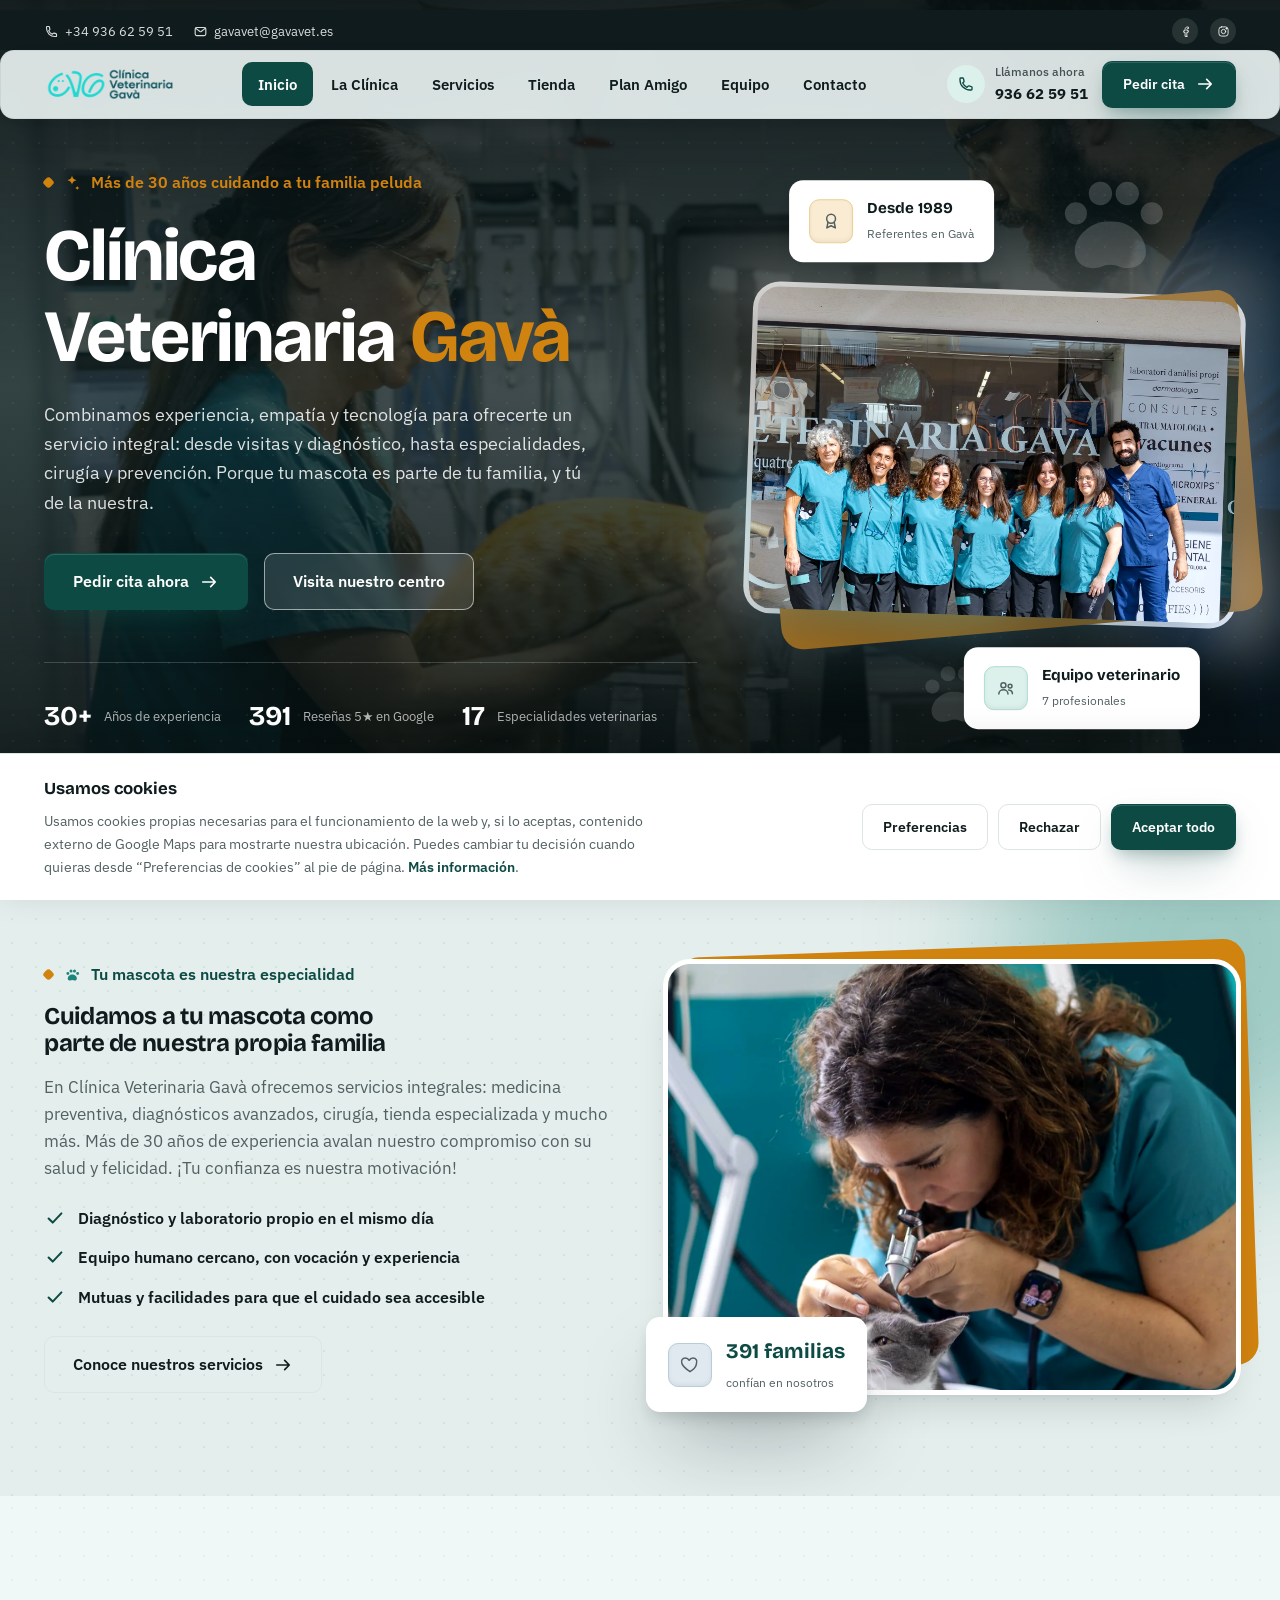
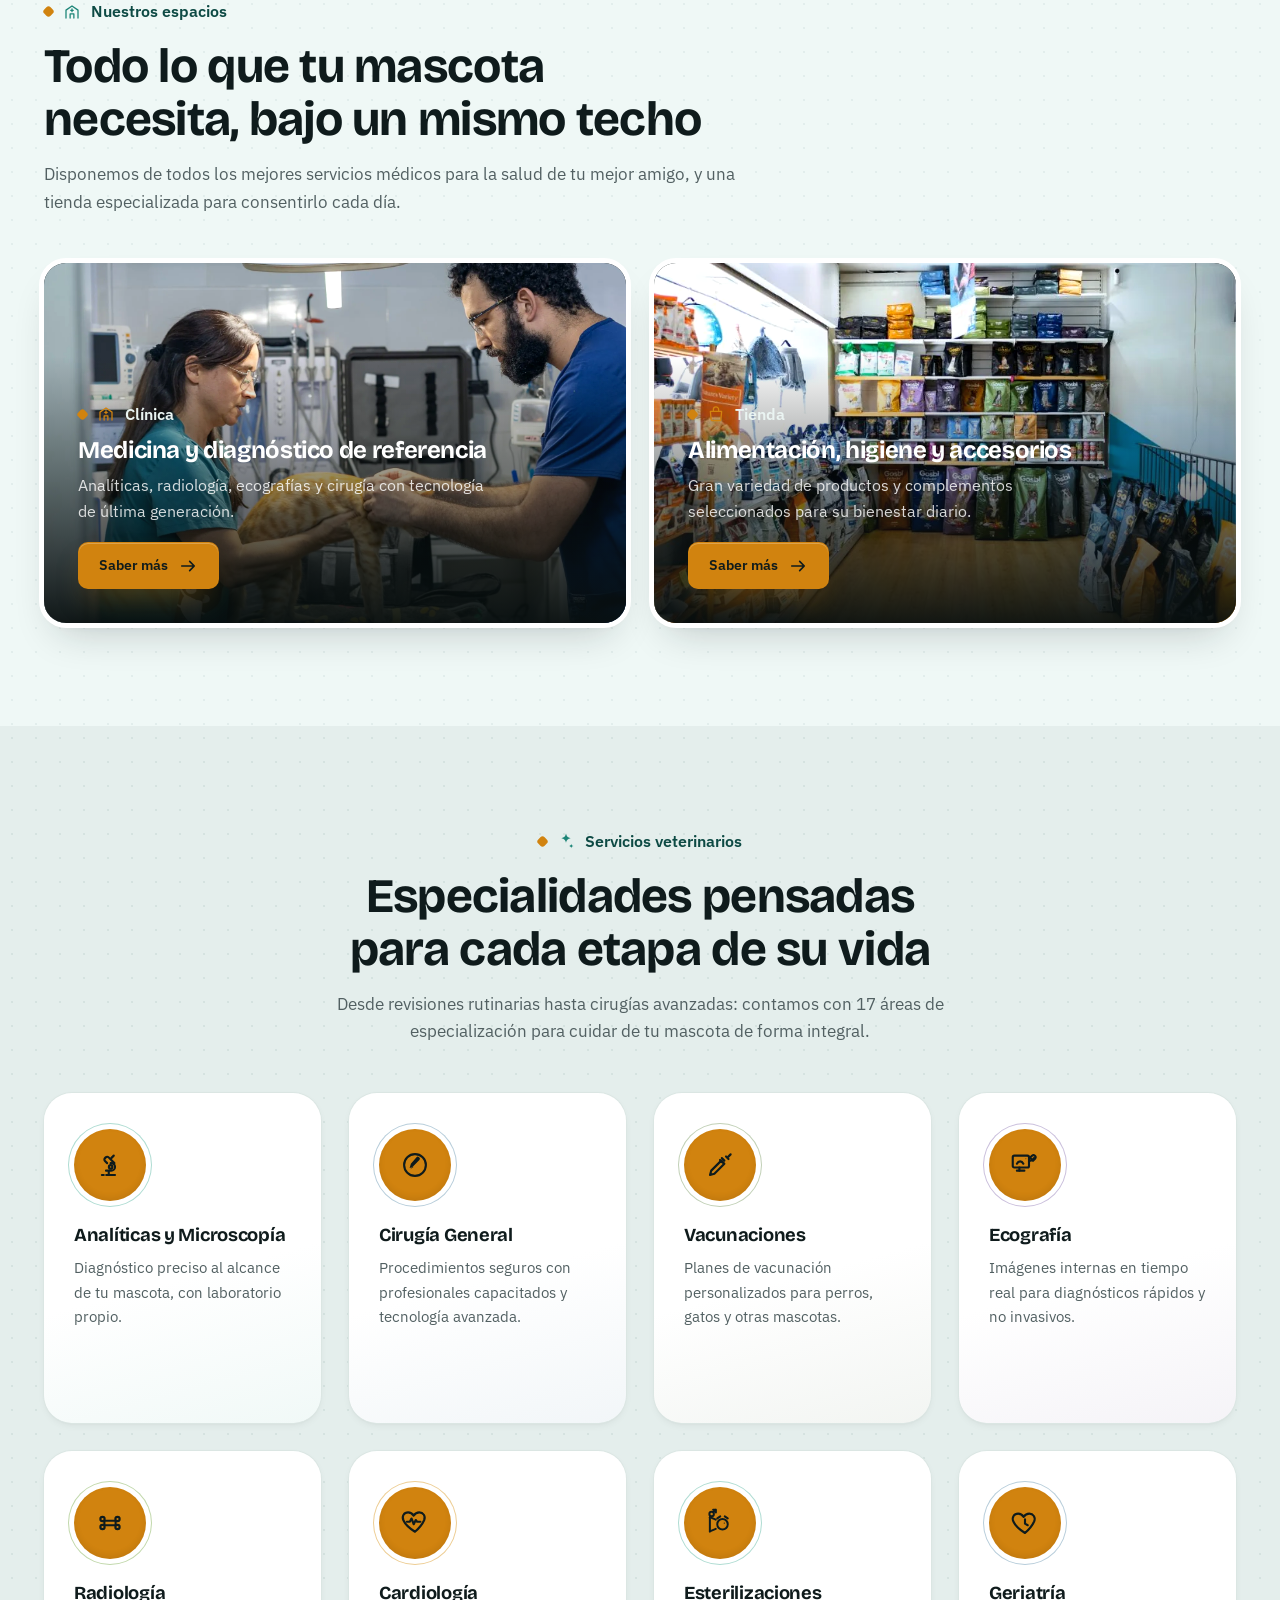
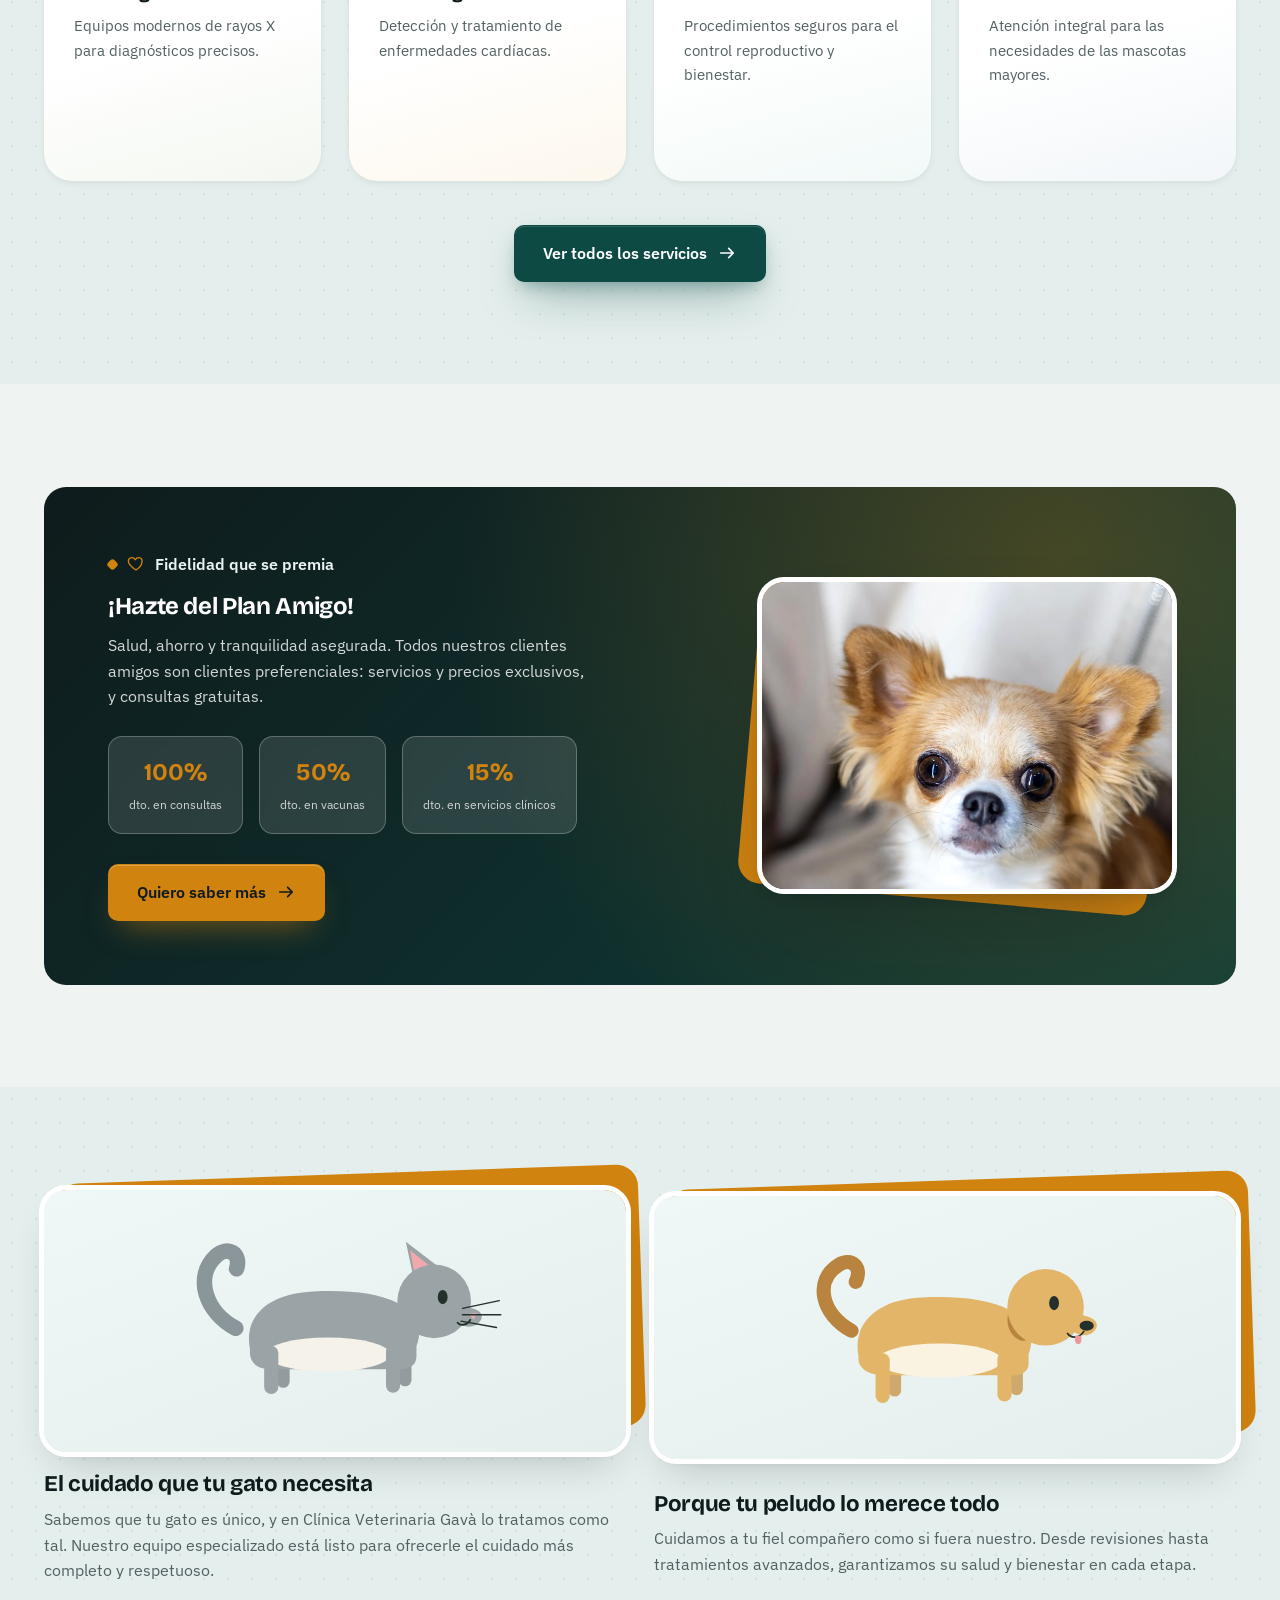
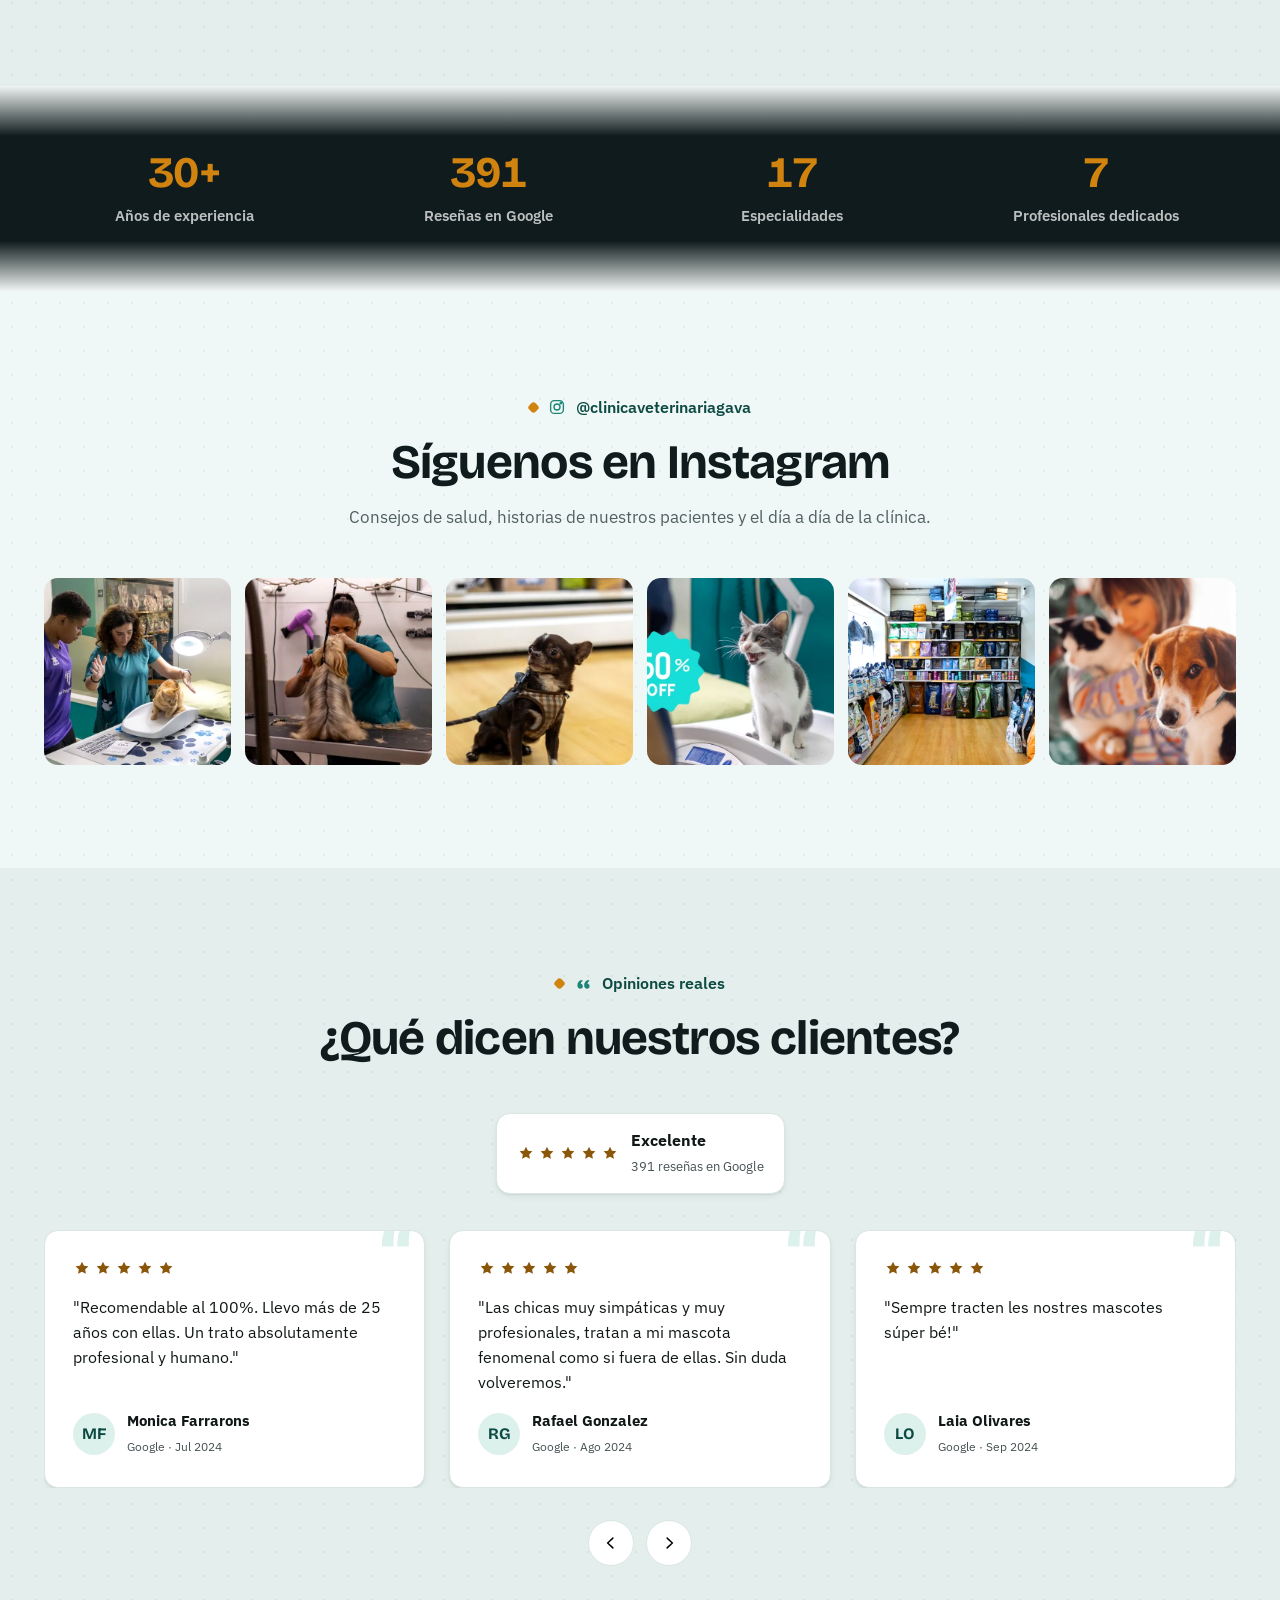
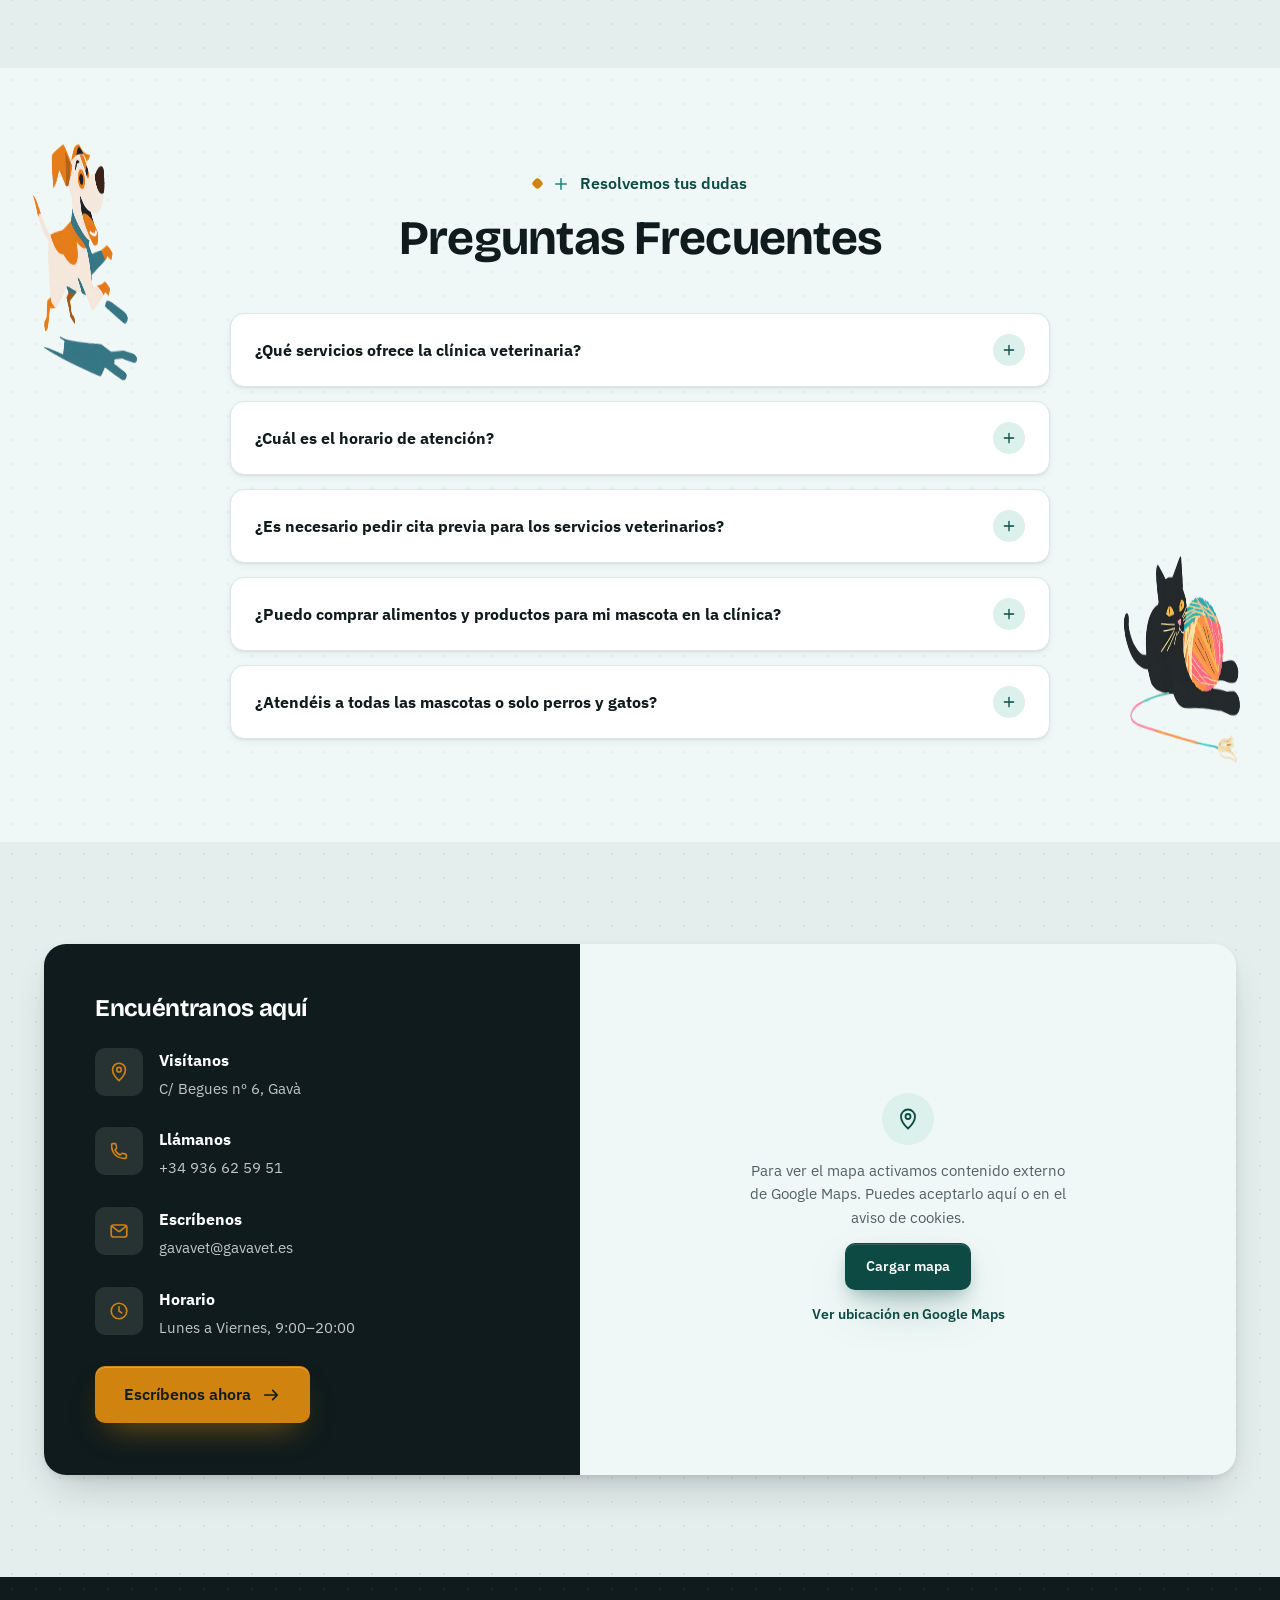
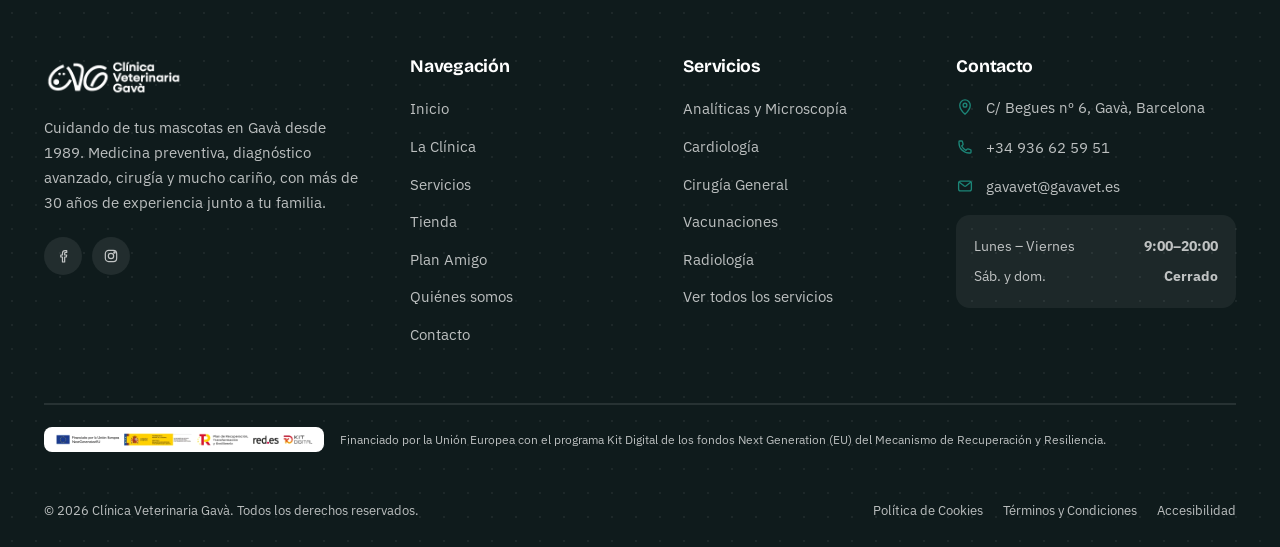
<file: index.html>
<!DOCTYPE html>
<html lang="es">
<head>
<meta charset="UTF-8">
<script>document.documentElement.classList.add("js")</script>
<meta name="viewport" content="width=device-width, initial-scale=1.0">
<title>Clínica Veterinaria Gavà — Veterinarios desde 1989</title>
<meta name="description" content="Clínica Veterinaria Gavà: más de 30 años cuidando a tus mascotas. Medicina preventiva, diagnóstico avanzado, cirugía, especialidades y tienda propia.">
<link rel="canonical" href="https://cvg.torrecillas.cat/index.html">
<meta property="og:type" content="website">
<meta property="og:url" content="https://cvg.torrecillas.cat/index.html">
<meta property="og:title" content="Clínica Veterinaria Gavà — Veterinarios desde 1989">
<meta property="og:description" content="Medicina preventiva, diagnóstico avanzado, cirugía, especialidades y tienda especializada. Cuidamos de tu mascota como si fuera de la familia.">
<meta property="og:image" content="https://cvg.torrecillas.cat/assets/img/photos/fachada.jpg">
<meta property="og:locale" content="es_ES">
<meta name="twitter:card" content="summary_large_image">
<link rel="icon" type="image/png" sizes="32x32" href="favicon-32.png">
<link rel="icon" type="image/png" sizes="16x16" href="favicon-16.png">
<link rel="apple-touch-icon" href="apple-touch-icon.png">
<meta name="theme-color" content="#0f1b1c">
<link rel="preconnect" href="https://fonts.googleapis.com">
<link rel="preconnect" href="https://fonts.gstatic.com" crossorigin>
<link rel="stylesheet" href="https://fonts.googleapis.com/css2?family=Bricolage+Grotesque:wght@500;600;700;800&family=IBM+Plex+Sans:wght@400;500;600;700&display=swap">
<link rel="preload" as="image" href="assets/img/photos/hero-consulta.webp" type="image/webp" fetchpriority="high">
<link rel="stylesheet" href="assets/css/styles.min.css">
<script type="application/ld+json">
{
  "@context": "https://schema.org",
  "@type": "VeterinaryCare",
  "name": "Clínica Veterinaria Gavà",
  "image": "https://cvg.torrecillas.cat/assets/img/photos/fachada.jpg",
  "url": "https://cvg.torrecillas.cat/",
  "telephone": "+34936625951",
  "email": "gavavet@gavavet.es",
  "priceRange": "€€",
  "address": {
    "@type": "PostalAddress",
    "streetAddress": "C/ Begues 6",
    "addressLocality": "Gavà",
    "addressRegion": "Barcelona",
    "postalCode": "08850",
    "addressCountry": "ES"
  },
  "geo": { "@type": "GeoCoordinates", "latitude": 41.30861285306625, "longitude": 1.9943372430290431 },
  "openingHoursSpecification": [{
    "@type": "OpeningHoursSpecification",
    "dayOfWeek": ["Monday","Tuesday","Wednesday","Thursday","Friday"],
    "opens": "09:00",
    "closes": "20:00"
  }],
  "sameAs": [
    "https://www.instagram.com/clinicaveterinariagava/",
    "https://es-es.facebook.com/pages/category/Veterinarian/Clinica-Veterinaria-Gava-424392700956013/"
  ],
  "aggregateRating": { "@type": "AggregateRating", "ratingValue": "5", "reviewCount": "391" }
}
</script>
<script type="application/ld+json">
{
  "@context": "https://schema.org",
  "@type": "FAQPage",
  "mainEntity": [
    {
      "@type": "Question",
      "name": "¿Qué servicios ofrece la clínica veterinaria?",
      "acceptedAnswer": {
        "@type": "Answer",
        "text": "En nuestra clínica encontrarás atención médica para mascotas, vacunaciones, desparasitaciones, revisiones rutinarias, cirugías, servicios de diagnóstico (rayos X y análisis), asesoramiento nutricional y mucho más."
      }
    },
    {
      "@type": "Question",
      "name": "¿Cuál es el horario de atención?",
      "acceptedAnswer": {
        "@type": "Answer",
        "text": "Estamos abiertos de lunes a viernes de 9:00 a 20:00."
      }
    },
    {
      "@type": "Question",
      "name": "¿Es necesario pedir cita previa para los servicios veterinarios?",
      "acceptedAnswer": {
        "@type": "Answer",
        "text": "Recomendamos pedir cita para consultas regulares o tratamientos específicos. Llámanos al 936 62 59 51."
      }
    },
    {
      "@type": "Question",
      "name": "¿Puedo comprar alimentos y productos para mi mascota en la clínica?",
      "acceptedAnswer": {
        "@type": "Answer",
        "text": "Sí, contamos con una tienda especializada donde encontrarás alimentos de alta calidad, accesorios y productos recomendados por veterinarios."
      }
    },
    {
      "@type": "Question",
      "name": "¿Atendéis a todas las mascotas o solo perros y gatos?",
      "acceptedAnswer": {
        "@type": "Answer",
        "text": "Aunque nuestros pacientes más comunes son perros y gatos, también ofrecemos servicios para pequeños animales como conejos, hurones, aves y algunos animales exóticos. Contáctanos para consultar tu caso específico."
      }
    }
  ]
}
</script>
</head>
<body>
<a class="visually-hidden" href="#main">Saltar al contenido</a>

<header class="site-header">
  <div class="header-topbar">
    <div class="container">
      <div class="topbar-links">
        <a href="tel:+34936625951"><svg width="15" height="15" aria-hidden="true"><use href="assets/icons.svg#i-phone"></use></svg> +34 936 62 59 51</a>
        <a href="mailto:gavavet@gavavet.es"><svg width="15" height="15" aria-hidden="true"><use href="assets/icons.svg#i-mail"></use></svg> gavavet@gavavet.es</a>
      </div>
      <div class="topbar-social">
        <a href="https://es-es.facebook.com/pages/category/Veterinarian/Clinica-Veterinaria-Gava-424392700956013/" target="_blank" rel="noopener" aria-label="Facebook"><svg aria-hidden="true"><use href="assets/icons.svg#i-facebook"></use></svg></a>
        <a href="https://www.instagram.com/clinicaveterinariagava/" target="_blank" rel="noopener" aria-label="Instagram"><svg aria-hidden="true"><use href="assets/icons.svg#i-instagram"></use></svg></a>
      </div>
    </div>
  </div>
  <nav class="navbar">
    <div class="container">
      <a href="index.html" class="brand"><img src="assets/img/logos/logo-color.png" alt="Clínica Veterinaria Gavà" width="176" height="50"></a>
      <div class="nav-links" id="nav-links">
        <a href="index.html" class="is-active" aria-current="page">Inicio</a>
        <a href="la-clinica.html">La Clínica</a>
        <a href="servicios-veterinarios.html">Servicios</a>
        <a href="tienda-para-mascotas.html">Tienda</a>
        <a href="plan-amigo.html">Plan Amigo</a>
        <a href="quienes-somos.html">Equipo</a>
        <a href="contactanos.html">Contacto</a>
      </div>
      <div class="header-cta">
        <a href="tel:+34936625951" class="header-phone">
          <span class="icon-badge"><svg width="18" height="18" aria-hidden="true"><use href="assets/icons.svg#i-phone"></use></svg></span>
          <span><small>Llámanos ahora</small>936 62 59 51</span>
        </a>
        <a href="contactanos.html" class="btn btn-primary btn-sm">Pedir cita <svg aria-hidden="true"><use href="assets/icons.svg#i-arrow-right"></use></svg></a>
        <button class="nav-toggle" aria-label="Abrir menú" aria-expanded="false" aria-controls="nav-links"><span></span></button>
      </div>
    </div>
  </nav>
</header>

<main id="main">

<!-- HERO -->
<section class="hero">
  <div class="hero-bg"><picture><source srcset="assets/img/photos/hero-consulta.webp" type="image/webp"><img src="assets/img/photos/hero-consulta.jpg" alt="Veterinarios de Clínica Veterinaria Gavà atendiendo a un gato en consulta" width="1800" height="1200" fetchpriority="high"></picture></div>
  <div class="hero-shapes" aria-hidden="true">
    <svg width="140" height="140" style="top:18%; right:8%; opacity:.18" viewBox="0 0 24 24" aria-hidden="true"><use href="assets/icons.svg#i-paw" fill="#fff"></use></svg>
    <svg width="90" height="90" style="bottom:14%; right:22%; opacity:.14" viewBox="0 0 24 24" aria-hidden="true"><use href="assets/icons.svg#i-paw" fill="#fff"></use></svg>
  </div>
  <div class="container">
    <div class="hero-inner">
      <div data-reveal>
        <div class="hero-kicker"><svg aria-hidden="true"><use href="assets/icons.svg#i-sparkle"></use></svg> Más de 30 años cuidando a tu familia peluda</div>
        <h1>Clínica Veterinaria <em>Gavà</em></h1>
        <p class="lead">Combinamos experiencia, empatía y tecnología para ofrecerte un servicio integral: desde visitas y diagnóstico, hasta especialidades, cirugía y prevención. Porque tu mascota es parte de tu familia, y tú de la nuestra.</p>
        <div class="hero-actions">
          <a href="contactanos.html" class="btn btn-primary">Pedir cita ahora <svg aria-hidden="true"><use href="assets/icons.svg#i-arrow-right"></use></svg></a>
          <a href="la-clinica.html" class="btn btn-ghost">Visita nuestro centro</a>
        </div>
        <div class="hero-trust">
          <div class="item"><span class="num">30+</span><small>Años de experiencia</small></div>
          <div class="item"><span class="num">391</span><small>Reseñas 5★ en Google</small></div>
          <div class="item"><span class="num">17</span><small>Especialidades veterinarias</small></div>
        </div>
      </div>
      <div data-reveal>
        <div class="hero-card" style="--photo-url:url(/assets/img/photos/equipo-grupo.jpg)">
          <picture><source srcset="assets/img/photos/equipo-grupo.webp" type="image/webp"><img src="assets/img/photos/equipo-grupo.jpg" alt="Equipo de Clínica Veterinaria Gavà" width="1800" height="1199"></picture>
          <div class="hero-float f1">
            <span class="badge-icon bi-gold"><svg aria-hidden="true"><use href="assets/icons.svg#i-award"></use></svg></span>
            <div><strong>Desde 1989</strong><span>Referentes en Gavà</span></div>
          </div>
          <div class="hero-float f2">
            <span class="badge-icon bi-teal"><svg aria-hidden="true"><use href="assets/icons.svg#i-users"></use></svg></span>
            <div><strong>Equipo veterinario</strong><span>7 profesionales</span></div>
          </div>
        </div>
      </div>
    </div>
  </div>
</section>

<!-- INTRO -->
<section class="section-pad bg-surface">
  <div class="blob" style="width:420px; height:420px; top:-120px; right:-140px; background:var(--teal);" aria-hidden="true"></div>
  <div class="container">
    <div class="split">
      <div class="split-copy" data-reveal>
        <div class="eyebrow"><svg aria-hidden="true"><use href="assets/icons.svg#i-paw"></use></svg> Tu mascota es nuestra especialidad</div>
        <h2>Cuidamos a tu mascota como parte de nuestra propia familia</h2>
        <p>En Clínica Veterinaria Gavà ofrecemos servicios integrales: medicina preventiva, diagnósticos avanzados, cirugía, tienda especializada y mucho más. Más de 30 años de experiencia avalan nuestro compromiso con su salud y felicidad. ¡Tu confianza es nuestra motivación!</p>
        <ul class="check-list">
          <li><svg aria-hidden="true"><use href="assets/icons.svg#i-check"></use></svg> Diagnóstico y laboratorio propio en el mismo día</li>
          <li><svg aria-hidden="true"><use href="assets/icons.svg#i-check"></use></svg> Equipo humano cercano, con vocación y experiencia</li>
          <li><svg aria-hidden="true"><use href="assets/icons.svg#i-check"></use></svg> Mutuas y facilidades para que el cuidado sea accesible</li>
        </ul>
        <a href="servicios-veterinarios.html" class="btn btn-outline">Conoce nuestros servicios <svg aria-hidden="true"><use href="assets/icons.svg#i-arrow-right"></use></svg></a>
      </div>
      <div class="split-media" data-reveal>
        <picture><source srcset="assets/img/photos/consulta-gatito.webp" type="image/webp"><img  src="assets/img/photos/consulta-gatito.jpg" alt="Veterinaria pesando a un gatito en consulta" width="1365" height="2048" style="width:100%; height:auto; aspect-ratio:4/3; object-fit:cover;" loading="lazy" decoding="async"></picture>
        <div class="badge-float">
          <span class="badge-icon bi-coral"><svg aria-hidden="true"><use href="assets/icons.svg#i-heart"></use></svg></span>
          <div><strong>391 familias</strong><span>confían en nosotros</span></div>
        </div>
      </div>
    </div>
  </div>
</section>

<!-- CLINICA / TIENDA -->
<section class="section-pad bg-teal-50">
  <div class="container">
    <div class="section-head">
      <div class="eyebrow"><svg aria-hidden="true"><use href="assets/icons.svg#i-clinic"></use></svg> Nuestros espacios</div>
      <h2>Todo lo que tu mascota necesita, bajo un mismo techo</h2>
      <p>Disponemos de todos los mejores servicios médicos para la salud de tu mejor amigo, y una tienda especializada para consentirlo cada día.</p>
    </div>
    <div class="grid grid-2" data-reveal-group>
      <a href="la-clinica.html" class="feature-card">
        <picture><source srcset="assets/img/photos/hero-consulta.webp" type="image/webp"><img src="assets/img/photos/hero-consulta.jpg" alt="Sala de consulta de la clínica veterinaria" width="1800" height="1199" loading="lazy" decoding="async"></picture>
        <div class="feature-card-body">
          <span class="eyebrow on-dark"><svg aria-hidden="true"><use href="assets/icons.svg#i-clinic"></use></svg> Clínica</span>
          <h3>Medicina y diagnóstico de referencia</h3>
          <p>Analíticas, radiología, ecografías y cirugía con tecnología de última generación.</p>
          <span class="btn btn-gold btn-sm">Saber más <svg aria-hidden="true"><use href="assets/icons.svg#i-arrow-right"></use></svg></span>
        </div>
      </a>
      <a href="tienda-para-mascotas.html" class="feature-card">
        <picture><source srcset="assets/img/shop/tienda-estanterias.webp" type="image/webp"><img  src="assets/img/shop/tienda-estanterias.jpg" alt="Tienda especializada para mascotas" width="750" height="500" loading="lazy" decoding="async"></picture>
        <div class="feature-card-body">
          <span class="eyebrow on-dark"><svg aria-hidden="true"><use href="assets/icons.svg#i-shop"></use></svg> Tienda</span>
          <h3>Alimentación, higiene y accesorios</h3>
          <p>Gran variedad de productos y complementos seleccionados para su bienestar diario.</p>
          <span class="btn btn-gold btn-sm">Saber más <svg aria-hidden="true"><use href="assets/icons.svg#i-arrow-right"></use></svg></span>
        </div>
      </a>
    </div>
  </div>
</section>

<!-- SERVICIOS DESTACADOS -->
<section class="section-pad bg-surface">
  <div class="container">
    <div class="section-head centered">
      <div class="eyebrow"><svg aria-hidden="true"><use href="assets/icons.svg#i-sparkle"></use></svg> Servicios veterinarios</div>
      <h2>Especialidades pensadas para cada etapa de su vida</h2>
      <p>Desde revisiones rutinarias hasta cirugías avanzadas: contamos con 17 áreas de especialización para cuidar de tu mascota de forma integral.</p>
    </div>
    <div class="grid grid-4" data-reveal-group>
      <div class="service-card is-flip c-teal">
        <div class="service-card-inner">
          <div class="service-card-face service-card-front">
        <div class="service-icon"><svg aria-hidden="true"><use href="assets/icons.svg#i-microscope"></use></svg></div>
        <h3>Analíticas y Microscopía</h3>
        <p>Diagnóstico preciso al alcance de tu mascota, con laboratorio propio.</p>
          </div>
          <div class="service-card-face service-card-back" style="--photo-url:url(/assets/img/services/analiticas.jpg)" role="img" aria-label="Analíticas y Microscopía">
            <h3>Analíticas y Microscopía</h3>
          </div>
        </div>
      </div>
      <div class="service-card is-flip c-coral">
        <div class="service-card-inner">
          <div class="service-card-face service-card-front">
        <div class="service-icon"><svg aria-hidden="true"><use href="assets/icons.svg#i-scalpel"></use></svg></div>
        <h3>Cirugía General</h3>
        <p>Procedimientos seguros con profesionales capacitados y tecnología avanzada.</p>
          </div>
          <div class="service-card-face service-card-back" style="--photo-url:url(/assets/img/services/cirugia.jpg)" role="img" aria-label="Cirugía General">
            <h3>Cirugía General</h3>
          </div>
        </div>
      </div>
      <div class="service-card is-flip c-blue">
        <div class="service-card-inner">
          <div class="service-card-face service-card-front">
        <div class="service-icon"><svg aria-hidden="true"><use href="assets/icons.svg#i-syringe"></use></svg></div>
        <h3>Vacunaciones</h3>
        <p>Planes de vacunación personalizados para perros, gatos y otras mascotas.</p>
          </div>
          <div class="service-card-face service-card-back" style="--photo-url:url(/assets/img/services/vacunaciones.jpg)" role="img" aria-label="Vacunaciones">
            <h3>Vacunaciones</h3>
          </div>
        </div>
      </div>
      <div class="service-card is-flip c-purple">
        <div class="service-card-inner">
          <div class="service-card-face service-card-front">
        <div class="service-icon"><svg aria-hidden="true"><use href="assets/icons.svg#i-ultrasound"></use></svg></div>
        <h3>Ecografía</h3>
        <p>Imágenes internas en tiempo real para diagnósticos rápidos y no invasivos.</p>
          </div>
          <div class="service-card-face service-card-back" style="--photo-url:url(/assets/img/services/ecografia.jpg)" role="img" aria-label="Ecografía">
            <h3>Ecografía</h3>
          </div>
        </div>
      </div>
      <div class="service-card is-flip c-green">
        <div class="service-card-inner">
          <div class="service-card-face service-card-front">
        <div class="service-icon"><svg aria-hidden="true"><use href="assets/icons.svg#i-bone"></use></svg></div>
        <h3>Radiología</h3>
        <p>Equipos modernos de rayos X para diagnósticos precisos.</p>
          </div>
          <div class="service-card-face service-card-back" style="--photo-url:url(/assets/img/services/radiologia.jpg)" role="img" aria-label="Radiología">
            <h3>Radiología</h3>
          </div>
        </div>
      </div>
      <div class="service-card is-flip c-gold">
        <div class="service-card-inner">
          <div class="service-card-face service-card-front">
        <div class="service-icon"><svg aria-hidden="true"><use href="assets/icons.svg#i-heart-pulse"></use></svg></div>
        <h3>Cardiología</h3>
        <p>Detección y tratamiento de enfermedades cardíacas.</p>
          </div>
          <div class="service-card-face service-card-back" style="--photo-url:url(/assets/img/services/cardiologia.jpg)" role="img" aria-label="Cardiología">
            <h3>Cardiología</h3>
          </div>
        </div>
      </div>
      <div class="service-card is-flip c-teal">
        <div class="service-card-inner">
          <div class="service-card-face service-card-front">
        <div class="service-icon"><svg aria-hidden="true"><use href="assets/icons.svg#i-neuter"></use></svg></div>
        <h3>Esterilizaciones</h3>
        <p>Procedimientos seguros para el control reproductivo y bienestar.</p>
          </div>
          <div class="service-card-face service-card-back" style="--photo-url:url(/assets/img/services/esterilizaciones.jpg)" role="img" aria-label="Esterilizaciones">
            <h3>Esterilizaciones</h3>
          </div>
        </div>
      </div>
      <div class="service-card is-flip c-coral">
        <div class="service-card-inner">
          <div class="service-card-face service-card-front">
        <div class="service-icon"><svg aria-hidden="true"><use href="assets/icons.svg#i-senior-paw"></use></svg></div>
        <h3>Geriatría</h3>
        <p>Atención integral para las necesidades de las mascotas mayores.</p>
          </div>
          <div class="service-card-face service-card-back" style="--photo-url:url(/assets/img/services/geriatria.jpg)" role="img" aria-label="Geriatría">
            <h3>Geriatría</h3>
          </div>
        </div>
      </div>
    </div>
    <div class="text-center" style="margin-top:44px;">
      <a href="servicios-veterinarios.html" class="btn btn-primary">Ver todos los servicios <svg aria-hidden="true"><use href="assets/icons.svg#i-arrow-right"></use></svg></a>
    </div>
  </div>
</section>

<!-- PLAN AMIGO -->
<section class="section-pad">
  <div class="container">
    <div class="promo-banner" data-reveal>
      <div class="container-inner">
        <div>
          <span class="eyebrow on-dark"><svg aria-hidden="true"><use href="assets/icons.svg#i-heart"></use></svg> Fidelidad que se premia</span>
          <h2>¡Hazte del Plan Amigo!</h2>
          <p>Salud, ahorro y tranquilidad asegurada. Todos nuestros clientes amigos son clientes preferenciales: servicios y precios exclusivos, y consultas gratuitas.</p>
          <div class="promo-badges">
            <div class="promo-badge"><strong data-count="100" data-suffix="%">100%</strong><span>dto. en consultas</span></div>
            <div class="promo-badge"><strong data-count="50" data-suffix="%">50%</strong><span>dto. en vacunas</span></div>
            <div class="promo-badge"><strong data-count="15" data-suffix="%">15%</strong><span>dto. en servicios clínicos</span></div>
          </div>
          <a href="plan-amigo.html" class="btn btn-gold" style="margin-top:30px;">Quiero saber más <svg aria-hidden="true"><use href="assets/icons.svg#i-arrow-right"></use></svg></a>
        </div>
        <div class="promo-visual">
          <picture><source srcset="assets/img/photos/perro-chihuahua.webp" type="image/webp"><img src="assets/img/photos/perro-chihuahua.jpg" alt="Perro disfrutando de las ventajas del Plan Amigo" width="1365" height="2048" style="width:100%; height:auto; aspect-ratio:4/3; object-fit:cover; object-position:50% 25%;" loading="lazy" decoding="async"></picture>
        </div>
      </div>
    </div>
  </div>
</section>

<!-- CAT/DOG CARE -->
<section class="section-pad bg-surface">
  <div class="container">
    <div class="grid grid-2" data-reveal-group>
      <div class="split" style="grid-template-columns:1fr; gap:20px;">
        <div class="split-media">
          <div class="pet-showcase">
            <svg class="pet-illustration cat-illustration" viewBox="0 0 480 280" role="img" aria-label="Ilustración animada de un gato andando">
              <g class="pet-figure walk-cycle">
                <g class="pet-tail cat-tail" style="transform-origin:100px 150px">
                  <path d="M100 150 C 58 128, 40 78, 72 48 C 88 33, 108 44, 101 66" fill="none" stroke="#8b969a" stroke-width="22" stroke-linecap="round"/>
                </g>
                <g class="leg back-leg leg-far" style="transform-origin:167px 170px"><rect x="158" y="170" width="18" height="64" rx="9" fill="#7f898c"/></g>
                <g class="leg front-leg leg-far" style="transform-origin:339px 168px"><rect x="330" y="168" width="18" height="64" rx="9" fill="#7f898c"/></g>
                <path class="pet-body" d="M120 180 C 110 130, 150 100, 210 98 C 260 96, 300 100, 330 115 C 355 127, 365 150, 355 175 L355 190 C355 205, 340 210, 320 208 L150 208 C130 208, 118 198, 120 180 Z" fill="#9aa3a6"/>
                <ellipse cx="230" cy="187" rx="88" ry="24" fill="#f5f2ea"/>
                <g class="leg back-leg leg-near" style="transform-origin:150px 175px"><rect x="140" y="175" width="20" height="68" rx="10" fill="#9aa3a6"/></g>
                <g class="leg front-leg leg-near" style="transform-origin:322px 173px"><rect x="312" y="173" width="20" height="68" rx="10" fill="#9aa3a6"/></g>
                <g class="pet-head">
                  <path d="M350 75 L340 28 L387 64 Z" fill="#9aa3a6"/>
                  <path d="M352 71 L346 40 L374 62 Z" fill="#f0a8ae"/>
                  <circle cx="380" cy="112" r="52" fill="#9aa3a6"/>
                  <path d="M424 120 C 446 122, 454 133, 441 144 C 430 152, 414 147, 411 135 Z" fill="#9aa3a6"/>
                  <ellipse class="pet-eye" cx="392" cy="106" rx="7" ry="10" fill="#23302c"/>
                  <path d="M429 130 L440 128 L436 138 Z" fill="#f0a8ae"/>
                  <path d="M431 138 C 427 146, 417 147, 413 142" fill="none" stroke="#23302c" stroke-width="2.5" stroke-linecap="round"/>
                  <g class="pet-whiskers">
                    <line x1="420" y1="122" x2="472" y2="111" stroke="#23302c" stroke-width="2" stroke-linecap="round"/>
                    <line x1="420" y1="131" x2="474" y2="131" stroke="#23302c" stroke-width="2" stroke-linecap="round"/>
                    <line x1="418" y1="140" x2="468" y2="149" stroke="#23302c" stroke-width="2" stroke-linecap="round"/>
                  </g>
                </g>
              </g>
            </svg>
          </div>
        </div>
        <div>
          <h3 style="font-size:1.4rem;">El cuidado que tu gato necesita</h3>
          <p style="color:var(--muted); margin-top:10px;">Sabemos que tu gato es único, y en Clínica Veterinaria Gavà lo tratamos como tal. Nuestro equipo especializado está listo para ofrecerle el cuidado más completo y respetuoso.</p>
        </div>
      </div>
      <div class="split" style="grid-template-columns:1fr; gap:20px;">
        <div class="split-media">
          <div class="pet-showcase">
            <svg class="pet-illustration dog-illustration" viewBox="0 0 480 280" role="img" aria-label="Ilustración animada de un perro andando">
              <g class="pet-figure walk-cycle">
                <g class="pet-tail dog-tail" style="transform-origin:108px 142px">
                  <path d="M108 145 C 66 123, 54 74, 90 52 C 108 41, 124 55, 114 76" fill="none" stroke="#b8843f" stroke-width="20" stroke-linecap="round"/>
                </g>
                <g class="leg back-leg leg-far" style="transform-origin:169px 172px"><rect x="160" y="172" width="18" height="66" rx="9" fill="#c99a52"/></g>
                <g class="leg front-leg leg-far" style="transform-origin:341px 170px"><rect x="332" y="170" width="18" height="66" rx="9" fill="#c99a52"/></g>
                <path class="pet-body" d="M118 182 C 108 132, 148 100, 208 98 C 258 96, 300 100, 332 116 C 358 129, 368 152, 358 178 L358 192 C358 206, 342 210, 322 208 L152 208 C132 208, 116 198, 118 182 Z" fill="#e3b568"/>
                <ellipse cx="232" cy="187" rx="88" ry="24" fill="#faf3e2"/>
                <g class="leg back-leg leg-near" style="transform-origin:152px 177px"><rect x="142" y="177" width="20" height="70" rx="10" fill="#e3b568"/></g>
                <g class="leg front-leg leg-near" style="transform-origin:324px 175px"><rect x="314" y="175" width="20" height="70" rx="10" fill="#e3b568"/></g>
                <g class="pet-head">
                  <path d="M355 95 C 325 100, 318 145, 345 158 C 362 165, 372 140, 366 118 Z" fill="#b8843f"/>
                  <circle cx="382" cy="112" r="54" fill="#e3b568"/>
                  <path d="M426 122 C 452 124, 462 136, 448 148 C 436 156, 418 150, 415 136 Z" fill="#e3b568"/>
                  <ellipse class="pet-eye" cx="394" cy="106" rx="7" ry="10" fill="#23302c"/>
                  <ellipse cx="440" cy="138" rx="10" ry="7" fill="#23302c"/>
                  <path d="M436 146 C 430 156, 418 156, 413 149" fill="none" stroke="#23302c" stroke-width="2.5" stroke-linecap="round"/>
                  <path class="pet-tongue" d="M424 152 C 420 168, 436 168, 432 152 Z" fill="#ef9797"/>
                </g>
              </g>
            </svg>
          </div>
        </div>
        <div>
          <h3 style="font-size:1.4rem;">Porque tu peludo lo merece todo</h3>
          <p style="color:var(--muted); margin-top:10px;">Cuidamos a tu fiel compañero como si fuera nuestro. Desde revisiones hasta tratamientos avanzados, garantizamos su salud y bienestar en cada etapa.</p>
        </div>
      </div>
    </div>
  </div>
</section>

<!-- STATS -->
<section class="section-pad-sm bg-navy">
  <div class="container">
    <div class="stats-bar" data-reveal-group>
      <div class="stat"><h3 data-count="30" data-suffix="+">30+</h3><p>Años de experiencia</p></div>
      <div class="stat"><h3 data-count="391" data-suffix="">391</h3><p>Reseñas en Google</p></div>
      <div class="stat"><h3 data-count="17" data-suffix="">17</h3><p>Especialidades</p></div>
      <div class="stat"><h3 data-count="7" data-suffix="">7</h3><p>Profesionales dedicados</p></div>
    </div>
  </div>
</section>

<!-- INSTAGRAM -->
<section class="section-pad bg-teal-50">
  <div class="container">
    <div class="section-head centered">
      <div class="eyebrow"><svg aria-hidden="true"><use href="assets/icons.svg#i-instagram"></use></svg> @clinicaveterinariagava</div>
      <h2>Síguenos en Instagram</h2>
      <p>Consejos de salud, historias de nuestros pacientes y el día a día de la clínica.</p>
    </div>
    <div class="insta-grid" data-reveal-group>
      <a href="https://www.instagram.com/clinicaveterinariagava/" target="_blank" rel="noopener" aria-label="Ver en Instagram: consulta veterinaria"><picture><source srcset="assets/img/photos/exam-1.webp" type="image/webp"><img src="assets/img/photos/exam-1.jpg" alt="Consulta veterinaria" loading="lazy" width="750" height="500"></picture><svg class="ig-ico" fill="#fff" aria-hidden="true"><use href="assets/icons.svg#i-instagram"></use></svg></a>
      <a href="https://www.instagram.com/clinicaveterinariagava/" target="_blank" rel="noopener" aria-label="Ver en Instagram: peluquería canina"><picture><source srcset="assets/img/photos/grooming.webp" type="image/webp"><img src="assets/img/photos/grooming.jpg" alt="Peluquería canina" loading="lazy" width="750" height="500"></picture><svg class="ig-ico" fill="#fff" aria-hidden="true"><use href="assets/icons.svg#i-instagram"></use></svg></a>
      <a href="https://www.instagram.com/clinicaveterinariagava/" target="_blank" rel="noopener" aria-label="Ver en Instagram: paciente canino"><picture><source srcset="assets/img/photos/perrito.webp" type="image/webp"><img src="assets/img/photos/perrito.jpg" alt="Paciente canino" loading="lazy" width="500" height="700"></picture><svg class="ig-ico" fill="#fff" aria-hidden="true"><use href="assets/icons.svg#i-instagram"></use></svg></a>
      <a href="https://www.instagram.com/clinicaveterinariagava/" target="_blank" rel="noopener" aria-label="Ver en Instagram: gatito en revisión"><picture><source srcset="assets/img/photos/plan-amigo-gato.webp" type="image/webp"><img src="assets/img/photos/plan-amigo-gato.jpg" alt="Gatito en revisión" loading="lazy" width="750" height="500"></picture><svg class="ig-ico" fill="#fff" aria-hidden="true"><use href="assets/icons.svg#i-instagram"></use></svg></a>
      <a href="https://www.instagram.com/clinicaveterinariagava/" target="_blank" rel="noopener" aria-label="Ver en Instagram: tienda para mascotas"><picture><source srcset="assets/img/shop/tienda-estanterias.webp" type="image/webp"><img src="assets/img/shop/tienda-estanterias.jpg" alt="Tienda para mascotas" loading="lazy" width="750" height="500"></picture><svg class="ig-ico" fill="#fff" aria-hidden="true"><use href="assets/icons.svg#i-instagram"></use></svg></a>
      <a href="https://www.instagram.com/clinicaveterinariagava/" target="_blank" rel="noopener" aria-label="Ver en Instagram: familia y mascota"><picture><source srcset="assets/img/photos/etologia-familia.webp" type="image/webp"><img src="assets/img/photos/etologia-familia.jpg" alt="Familia y mascota" loading="lazy" width="800" height="800"></picture><svg class="ig-ico" fill="#fff" aria-hidden="true"><use href="assets/icons.svg#i-instagram"></use></svg></a>
    </div>
  </div>
</section>

<!-- TESTIMONIOS -->
<section class="section-pad bg-surface">
  <div class="container">
    <div class="section-head centered">
      <div class="eyebrow"><svg aria-hidden="true"><use href="assets/icons.svg#i-quote"></use></svg> Opiniones reales</div>
      <h2>¿Qué dicen nuestros clientes?</h2>
    </div>
    <div class="reviews-summary" style="justify-content:center;">
      <div class="g-badge">
        <div class="stars">
          <svg aria-hidden="true"><use href="assets/icons.svg#i-star"></use></svg><svg aria-hidden="true"><use href="assets/icons.svg#i-star"></use></svg><svg aria-hidden="true"><use href="assets/icons.svg#i-star"></use></svg><svg aria-hidden="true"><use href="assets/icons.svg#i-star"></use></svg><svg aria-hidden="true"><use href="assets/icons.svg#i-star"></use></svg>
        </div>
        <div><strong>Excelente</strong><br><span style="font-size:.82rem;color:var(--muted-2);">391 reseñas en Google</span></div>
      </div>
    </div>
    <div class="testimonial-track-wrap">
      <div class="testimonial-track">
        <div class="testimonial-card">
          <div class="stars"><svg aria-hidden="true"><use href="assets/icons.svg#i-star"></use></svg><svg aria-hidden="true"><use href="assets/icons.svg#i-star"></use></svg><svg aria-hidden="true"><use href="assets/icons.svg#i-star"></use></svg><svg aria-hidden="true"><use href="assets/icons.svg#i-star"></use></svg><svg aria-hidden="true"><use href="assets/icons.svg#i-star"></use></svg></div>
          <p>"Recomendable al 100%. Llevo más de 25 años con ellas. Un trato absolutamente profesional y humano."</p>
          <div class="testimonial-author"><div class="avatar">MF</div><div><strong>Monica Farrarons</strong><span>Google · Jul 2024</span></div></div>
        </div>
        <div class="testimonial-card">
          <div class="stars"><svg aria-hidden="true"><use href="assets/icons.svg#i-star"></use></svg><svg aria-hidden="true"><use href="assets/icons.svg#i-star"></use></svg><svg aria-hidden="true"><use href="assets/icons.svg#i-star"></use></svg><svg aria-hidden="true"><use href="assets/icons.svg#i-star"></use></svg><svg aria-hidden="true"><use href="assets/icons.svg#i-star"></use></svg></div>
          <p>"Las chicas muy simpáticas y muy profesionales, tratan a mi mascota fenomenal como si fuera de ellas. Sin duda volveremos."</p>
          <div class="testimonial-author"><div class="avatar">RG</div><div><strong>Rafael Gonzalez</strong><span>Google · Ago 2024</span></div></div>
        </div>
        <div class="testimonial-card">
          <div class="stars"><svg aria-hidden="true"><use href="assets/icons.svg#i-star"></use></svg><svg aria-hidden="true"><use href="assets/icons.svg#i-star"></use></svg><svg aria-hidden="true"><use href="assets/icons.svg#i-star"></use></svg><svg aria-hidden="true"><use href="assets/icons.svg#i-star"></use></svg><svg aria-hidden="true"><use href="assets/icons.svg#i-star"></use></svg></div>
          <p>"Sempre tracten les nostres mascotes súper bé!"</p>
          <div class="testimonial-author"><div class="avatar">LO</div><div><strong>Laia Olivares</strong><span>Google · Sep 2024</span></div></div>
        </div>
        <div class="testimonial-card">
          <div class="stars"><svg aria-hidden="true"><use href="assets/icons.svg#i-star"></use></svg><svg aria-hidden="true"><use href="assets/icons.svg#i-star"></use></svg><svg aria-hidden="true"><use href="assets/icons.svg#i-star"></use></svg><svg aria-hidden="true"><use href="assets/icons.svg#i-star"></use></svg><svg aria-hidden="true"><use href="assets/icons.svg#i-star"></use></svg></div>
          <p>"Buena atención, amables, atentos y grandes profesionales."</p>
          <div class="testimonial-author"><div class="avatar">MG</div><div><strong>Merche Gonzalez</strong><span>Google · Oct 2024</span></div></div>
        </div>
        <div class="testimonial-card">
          <div class="stars"><svg aria-hidden="true"><use href="assets/icons.svg#i-star"></use></svg><svg aria-hidden="true"><use href="assets/icons.svg#i-star"></use></svg><svg aria-hidden="true"><use href="assets/icons.svg#i-star"></use></svg><svg aria-hidden="true"><use href="assets/icons.svg#i-star"></use></svg><svg aria-hidden="true"><use href="assets/icons.svg#i-star"></use></svg></div>
          <p>"Profesionales muy competentes y amables."</p>
          <div class="testimonial-author"><div class="avatar">JN</div><div><strong>Jose Antonio Noguera</strong><span>Google · Nov 2024</span></div></div>
        </div>
        <div class="testimonial-card">
          <div class="stars"><svg aria-hidden="true"><use href="assets/icons.svg#i-star"></use></svg><svg aria-hidden="true"><use href="assets/icons.svg#i-star"></use></svg><svg aria-hidden="true"><use href="assets/icons.svg#i-star"></use></svg><svg aria-hidden="true"><use href="assets/icons.svg#i-star"></use></svg><svg aria-hidden="true"><use href="assets/icons.svg#i-star"></use></svg></div>
          <p>"Buen servicio, llevamos los gatitos y el perrito."</p>
          <div class="testimonial-author"><div class="avatar">XP</div><div><strong>Xavi Patiño</strong><span>Google · Nov 2024</span></div></div>
        </div>
      </div>
    </div>
    <div class="testimonial-controls">
      <button aria-label="Anterior"><svg aria-hidden="true"><use href="assets/icons.svg#i-chevron-left"></use></svg></button>
      <button aria-label="Siguiente"><svg aria-hidden="true"><use href="assets/icons.svg#i-chevron-right"></use></svg></button>
    </div>
  </div>
</section>

<!-- FAQ -->
<section class="section-pad bg-teal-50">
  <img  class="faq-mascot dog" src="assets/img/illustrations/perro-corriendo.png" alt="" aria-hidden="true" width="300" height="300" loading="lazy" decoding="async">
  <img  class="faq-mascot cat" src="assets/img/illustrations/gato-ovillo.png" alt="" aria-hidden="true" width="300" height="300" loading="lazy" decoding="async">
  <div class="container">
    <div class="section-head centered">
      <div class="eyebrow"><svg aria-hidden="true"><use href="assets/icons.svg#i-plus"></use></svg> Resolvemos tus dudas</div>
      <h2>Preguntas Frecuentes</h2>
    </div>
    <div class="faq-list">
      <div class="faq-item">
        <button class="faq-question" aria-expanded="false">¿Qué servicios ofrece la clínica veterinaria?<span class="plus"><svg aria-hidden="true"><use href="assets/icons.svg#i-plus"></use></svg></span></button>
        <div class="faq-answer"><div class="faq-answer-inner">En nuestra clínica encontrarás atención médica para mascotas, vacunaciones, desparasitaciones, revisiones rutinarias, cirugías, servicios de diagnóstico (rayos X y análisis), asesoramiento nutricional y mucho más.</div></div>
      </div>
      <div class="faq-item">
        <button class="faq-question" aria-expanded="false">¿Cuál es el horario de atención?<span class="plus"><svg aria-hidden="true"><use href="assets/icons.svg#i-plus"></use></svg></span></button>
        <div class="faq-answer"><div class="faq-answer-inner">Estamos abiertos de lunes a viernes de 9:00 a 20:00.</div></div>
      </div>
      <div class="faq-item">
        <button class="faq-question" aria-expanded="false">¿Es necesario pedir cita previa para los servicios veterinarios?<span class="plus"><svg aria-hidden="true"><use href="assets/icons.svg#i-plus"></use></svg></span></button>
        <div class="faq-answer"><div class="faq-answer-inner">Recomendamos pedir cita para consultas regulares o tratamientos específicos. Llámanos al 936 62 59 51.</div></div>
      </div>
      <div class="faq-item">
        <button class="faq-question" aria-expanded="false">¿Puedo comprar alimentos y productos para mi mascota en la clínica?<span class="plus"><svg aria-hidden="true"><use href="assets/icons.svg#i-plus"></use></svg></span></button>
        <div class="faq-answer"><div class="faq-answer-inner">Sí, contamos con una tienda especializada donde encontrarás alimentos de alta calidad, accesorios y productos recomendados por veterinarios.</div></div>
      </div>
      <div class="faq-item">
        <button class="faq-question" aria-expanded="false">¿Atendéis a todas las mascotas o solo perros y gatos?<span class="plus"><svg aria-hidden="true"><use href="assets/icons.svg#i-plus"></use></svg></span></button>
        <div class="faq-answer"><div class="faq-answer-inner">Aunque nuestros pacientes más comunes son perros y gatos, también ofrecemos servicios para pequeños animales como conejos, hurones, aves y algunos animales exóticos. Contáctanos para consultar tu caso específico.</div></div>
      </div>
    </div>
  </div>
</section>

<!-- CONTACTO / MAPA -->
<section class="section-pad bg-surface">
  <div class="container">
    <div class="contact-grid" data-reveal>
      <div class="contact-info-panel">
        <h2>Encuéntranos aquí</h2>
        <div class="contact-row"><span class="ico"><svg aria-hidden="true"><use href="assets/icons.svg#i-pin"></use></svg></span><div><strong>Visítanos</strong><span>C/ Begues nº 6, Gavà</span></div></div>
        <div class="contact-row"><span class="ico"><svg aria-hidden="true"><use href="assets/icons.svg#i-phone"></use></svg></span><div><strong>Llámanos</strong><a href="tel:+34936625951">+34 936 62 59 51</a></div></div>
        <div class="contact-row"><span class="ico"><svg aria-hidden="true"><use href="assets/icons.svg#i-mail"></use></svg></span><div><strong>Escríbenos</strong><a href="mailto:gavavet@gavavet.es">gavavet@gavavet.es</a></div></div>
        <div class="contact-row"><span class="ico"><svg aria-hidden="true"><use href="assets/icons.svg#i-clock"></use></svg></span><div><strong>Horario</strong><span>Lunes a Viernes, 9:00–20:00</span></div></div>
        <a href="contactanos.html" class="btn btn-gold" style="align-self:flex-start;">Escríbenos ahora <svg aria-hidden="true"><use href="assets/icons.svg#i-arrow-right"></use></svg></a>
      </div>
      <div class="map-wrap" data-map-consent>
        <div class="map-placeholder"><span class="ico"><svg aria-hidden="true"><use href="assets/icons.svg#i-pin"></use></svg></span><p>Para ver el mapa activamos contenido externo de Google Maps. Puedes aceptarlo aquí o en el aviso de cookies.</p><button type="button" class="btn btn-primary btn-sm map-load-btn">Cargar mapa</button><a class="map-fallback-link" href="https://www.google.com/maps/search/?api=1&query=Cl%C3%ADnica+Veterinaria+Gav%C3%A0+C%2F+Begues+6+Gav%C3%A0" target="_blank" rel="noopener">Ver ubicación en Google Maps</a></div><iframe data-src="https://www.google.com/maps/embed?pb=!1m18!1m12!1m3!1d5994.023053556728!2d1.9943372430290431!3d41.30861285306625!2m3!1f0!2f0!3f0!3m2!1i1024!2i768!4f13.1!3m3!1m2!1s0x12a49cd98720f909%3A0x2d54989932d50c0b!2zQ0zDjU5JQ0EgVkVURVJJTsOAUklBIEdBVsOA!5e0!3m2!1ses!2ses!4v1732641628857!5m2!1ses!2ses" loading="lazy" referrerpolicy="no-referrer-when-downgrade" title="Ubicación de Clínica Veterinaria Gavà" hidden></iframe>
      </div>
    </div>
  </div>
</section>

</main>

<footer class="site-footer">
  <div class="container">
    <div class="footer-top">
      <div class="footer-brand">
        <img  src="assets/img/logos/logo-color.png" alt="Clínica Veterinaria Gavà" style="filter:brightness(0) invert(1);" width="600" height="172" loading="lazy" decoding="async">
        <p>Cuidando de tus mascotas en Gavà desde 1989. Medicina preventiva, diagnóstico avanzado, cirugía y mucho cariño, con más de 30 años de experiencia junto a tu familia.</p>
        <div class="footer-social">
          <a href="https://es-es.facebook.com/pages/category/Veterinarian/Clinica-Veterinaria-Gava-424392700956013/" target="_blank" rel="noopener" aria-label="Facebook"><svg aria-hidden="true"><use href="assets/icons.svg#i-facebook"></use></svg></a>
          <a href="https://www.instagram.com/clinicaveterinariagava/" target="_blank" rel="noopener" aria-label="Instagram"><svg aria-hidden="true"><use href="assets/icons.svg#i-instagram"></use></svg></a>
        </div>
      </div>
      <div class="footer-col">
        <h3>Navegación</h3>
        <ul>
          <li><a href="index.html">Inicio</a></li>
          <li><a href="la-clinica.html">La Clínica</a></li>
          <li><a href="servicios-veterinarios.html">Servicios</a></li>
          <li><a href="tienda-para-mascotas.html">Tienda</a></li>
          <li><a href="plan-amigo.html">Plan Amigo</a></li>
          <li><a href="quienes-somos.html">Quiénes somos</a></li>
          <li><a href="contactanos.html">Contacto</a></li>
        </ul>
      </div>
      <div class="footer-col">
        <h3>Servicios</h3>
        <ul>
          <li><a href="servicios-veterinarios.html#analiticas">Analíticas y Microscopía</a></li>
          <li><a href="servicios-veterinarios.html#cardiologia">Cardiología</a></li>
          <li><a href="servicios-veterinarios.html#cirugia">Cirugía General</a></li>
          <li><a href="servicios-veterinarios.html#vacunaciones">Vacunaciones</a></li>
          <li><a href="servicios-veterinarios.html#radiologia">Radiología</a></li>
          <li><a href="servicios-veterinarios.html">Ver todos los servicios</a></li>
        </ul>
      </div>
      <div class="footer-col">
        <h3>Contacto</h3>
        <div class="footer-contact-item"><svg aria-hidden="true"><use href="assets/icons.svg#i-pin"></use></svg><span>C/ Begues nº 6, Gavà, Barcelona</span></div>
        <div class="footer-contact-item"><svg aria-hidden="true"><use href="assets/icons.svg#i-phone"></use></svg><a href="tel:+34936625951">+34 936 62 59 51</a></div>
        <div class="footer-contact-item"><svg aria-hidden="true"><use href="assets/icons.svg#i-mail"></use></svg><a href="mailto:gavavet@gavavet.es">gavavet@gavavet.es</a></div>
        <div class="footer-hours">
          <div><span>Lunes – Viernes</span><strong>9:00–20:00</strong></div>
          <div><span>Sáb. y dom.</span><strong>Cerrado</strong></div>
        </div>
      </div>
    </div>
    <div class="footer-kit">
      <picture><source srcset="assets/img/photos/kit-digital.webp" type="image/webp"><img  src="assets/img/photos/kit-digital.jpg" alt="Logotipos Unión Europea, red.es, Gobierno de España y Kit Digital" width="1200" height="69" loading="lazy" decoding="async"></picture>
      <span>Financiado por la Unión Europea con el programa Kit Digital de los fondos Next Generation (EU) del Mecanismo de Recuperación y Resiliencia.</span>
    </div>
    <div class="footer-bottom">
      <span>© <span data-year></span> Clínica Veterinaria Gavà. Todos los derechos reservados.</span>
      <div class="footer-bottom-links">
        <a href="politica-cookies.html">Política de Cookies</a>
        <a href="terminos-y-condiciones.html">Términos y Condiciones</a>
        <a href="accesibilidad.html">Accesibilidad</a>
        <button type="button" class="footer-cookie-link" id="cookie-reopen-btn">Preferencias de cookies</button>
      </div>
    </div>
  </div>
</footer>

<div class="float-actions">  <button class="float-btn top" aria-label="Volver arriba"><svg class="progress-ring" viewBox="0 0 56 56" aria-hidden="true"><circle class="progress-ring-track" cx="28" cy="28" r="26.5"></circle><circle class="progress-ring-fill" cx="28" cy="28" r="26.5"></circle></svg><svg style="transform:rotate(-90deg)" aria-hidden="true"><use href="assets/icons.svg#i-arrow-right"></use></svg></button>
</div>

<div class="cookie-banner" id="cookie-banner" role="dialog" aria-live="polite" aria-label="Aviso de cookies" hidden>
  <div class="cookie-banner-inner">
    <div class="cookie-banner-text">
      <strong>Usamos cookies</strong>
      <p>Usamos cookies propias necesarias para el funcionamiento de la web y, si lo aceptas, contenido externo de Google Maps para mostrarte nuestra ubicación. Puedes cambiar tu decisión cuando quieras desde “Preferencias de cookies” al pie de página. <a href="politica-cookies.html">Más información</a>.</p>
    </div>
    <div class="cookie-banner-actions">
      <button type="button" class="btn btn-outline btn-sm" id="cookie-prefs-btn" aria-expanded="false" aria-controls="cookie-prefs-panel">Preferencias</button>
      <button type="button" class="btn btn-outline btn-sm" id="cookie-reject-btn">Rechazar</button>
      <button type="button" class="btn btn-primary btn-sm" id="cookie-accept-btn">Aceptar todo</button>
    </div>
  </div>
  <div class="cookie-prefs-panel" id="cookie-prefs-panel" hidden>
    <div class="cookie-prefs-panel-inner">
      <div class="cookie-pref-row">
        <div><strong>Necesarias</strong><span>Imprescindibles para el funcionamiento del sitio y para recordar tu elección de cookies. Siempre activas.</span></div>
        <input type="checkbox" checked disabled aria-label="Cookies necesarias, siempre activas">
      </div>
      <div class="cookie-pref-row">
        <div><strong>Contenido externo (Google Maps)</strong><span>Permite mostrar el mapa de nuestra ubicación incrustado desde Google Maps, que puede establecer sus propias cookies.</span></div>
        <input type="checkbox" id="cookie-pref-maps" aria-label="Permitir contenido externo de Google Maps">
      </div>
      <button type="button" class="btn btn-primary btn-sm" id="cookie-save-prefs-btn">Guardar preferencias</button>
    </div>
  </div>
</div>
<script src="assets/js/main.min.js"></script>
</body>
</html>
</file>
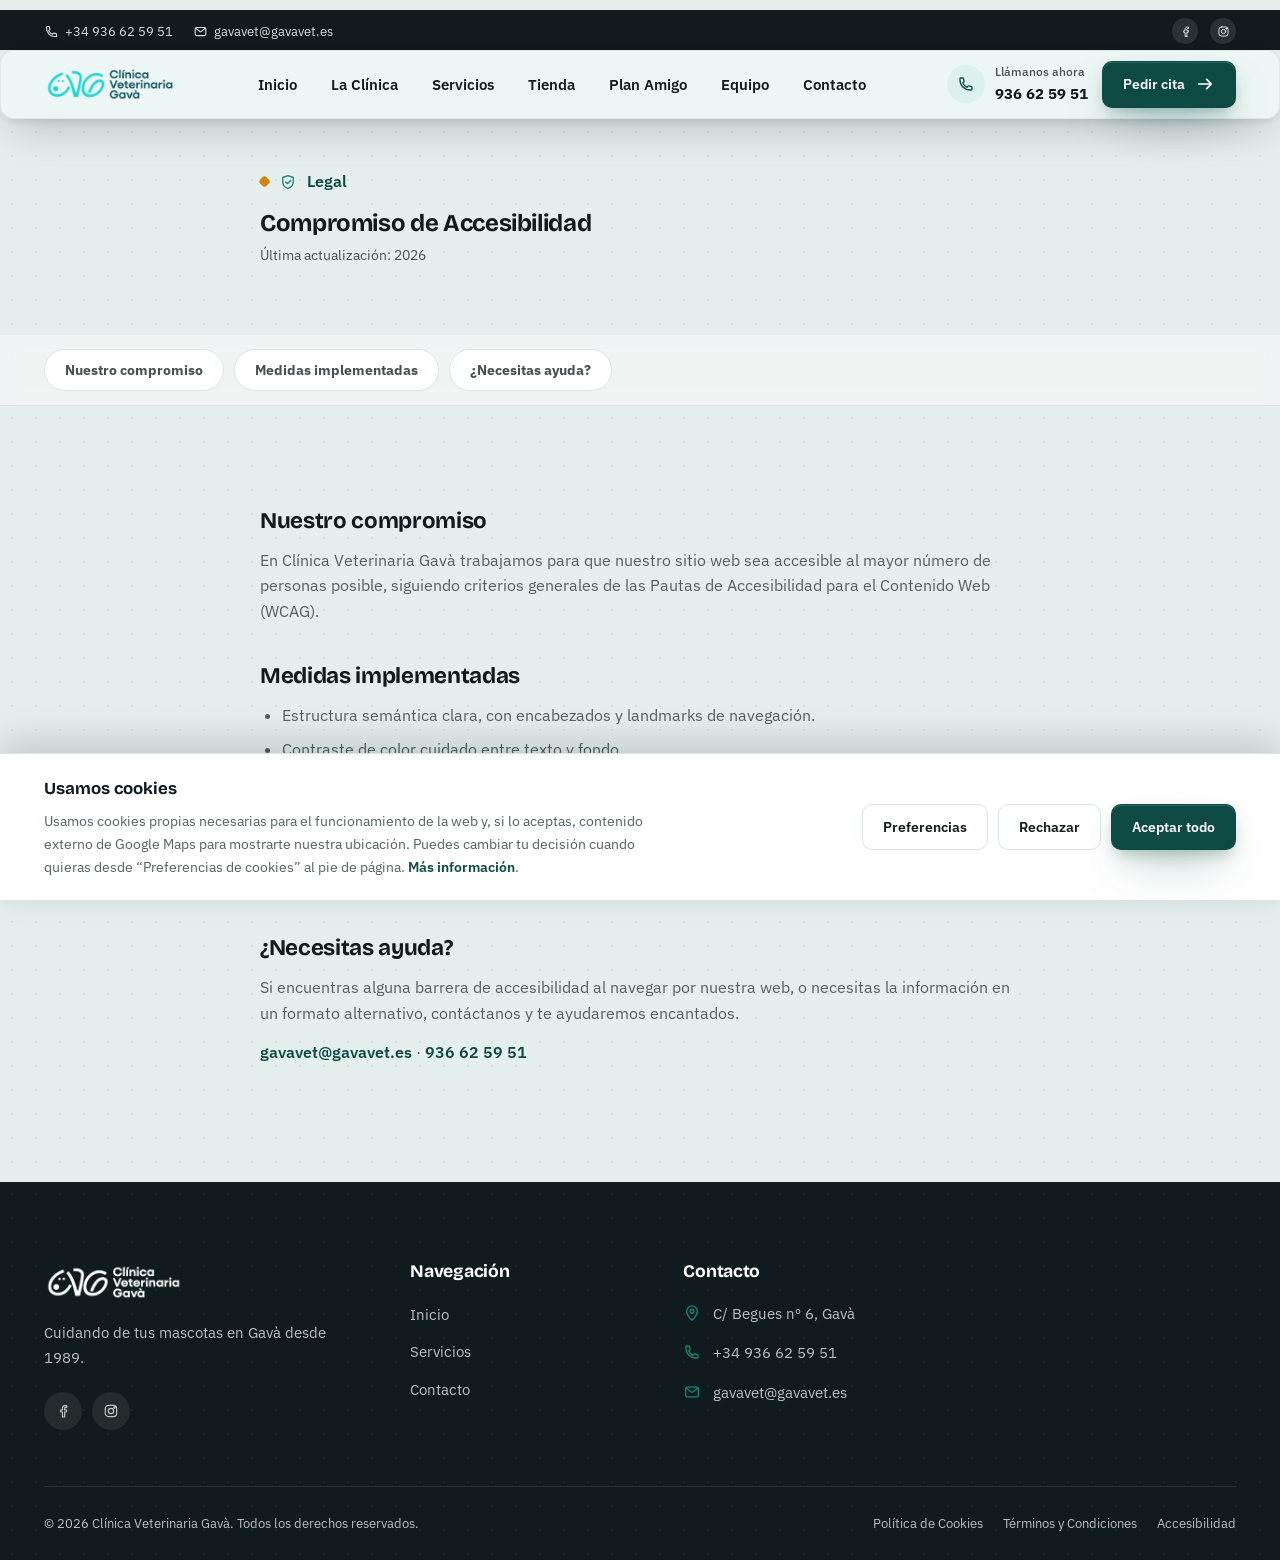
<file: accesibilidad.html>
<!DOCTYPE html>
<html lang="es">
<head>
<meta charset="UTF-8">
<script>document.documentElement.classList.add("js")</script>
<meta name="viewport" content="width=device-width, initial-scale=1.0">
<title>Accesibilidad | Clínica Veterinaria Gavà</title>
<meta name="description" content="Compromiso de accesibilidad del sitio web de Clínica Veterinaria Gavà.">
<link rel="canonical" href="https://cvg.torrecillas.cat/accesibilidad.html">
<meta name="robots" content="noindex, follow">
<link rel="icon" type="image/png" sizes="32x32" href="favicon-32.png">
<link rel="apple-touch-icon" href="apple-touch-icon.png">
<meta name="theme-color" content="#0f1b1c">
<link rel="preconnect" href="https://fonts.googleapis.com">
<link rel="preconnect" href="https://fonts.gstatic.com" crossorigin>
<link rel="stylesheet" href="https://fonts.googleapis.com/css2?family=Bricolage+Grotesque:wght@500;600;700;800&family=IBM+Plex+Sans:wght@400;500;600;700&display=swap">
<link rel="stylesheet" href="assets/css/styles.min.css">
</head>
<body>
<a class="visually-hidden" href="#main">Saltar al contenido</a>

<header class="site-header">
  <div class="header-topbar">
    <div class="container">
      <div class="topbar-links">
        <a href="tel:+34936625951"><svg width="15" height="15" aria-hidden="true"><use href="assets/icons.svg#i-phone"></use></svg> +34 936 62 59 51</a>
        <a href="mailto:gavavet@gavavet.es"><svg width="15" height="15" aria-hidden="true"><use href="assets/icons.svg#i-mail"></use></svg> gavavet@gavavet.es</a>
      </div>
      <div class="topbar-social">
        <a href="https://es-es.facebook.com/pages/category/Veterinarian/Clinica-Veterinaria-Gava-424392700956013/" target="_blank" rel="noopener" aria-label="Facebook"><svg aria-hidden="true"><use href="assets/icons.svg#i-facebook"></use></svg></a>
        <a href="https://www.instagram.com/clinicaveterinariagava/" target="_blank" rel="noopener" aria-label="Instagram"><svg aria-hidden="true"><use href="assets/icons.svg#i-instagram"></use></svg></a>
      </div>
    </div>
  </div>
  <nav class="navbar">
    <div class="container">
      <a href="index.html" class="brand"><img src="assets/img/logos/logo-color.png" alt="Clínica Veterinaria Gavà" width="176" height="50"></a>
      <div class="nav-links" id="nav-links">
        <a href="index.html">Inicio</a>
        <a href="la-clinica.html">La Clínica</a>
        <a href="servicios-veterinarios.html">Servicios</a>
        <a href="tienda-para-mascotas.html">Tienda</a>
        <a href="plan-amigo.html">Plan Amigo</a>
        <a href="quienes-somos.html">Equipo</a>
        <a href="contactanos.html">Contacto</a>
      </div>
      <div class="header-cta">
        <a href="tel:+34936625951" class="header-phone">
          <span class="icon-badge"><svg width="18" height="18" aria-hidden="true"><use href="assets/icons.svg#i-phone"></use></svg></span>
          <span><small>Llámanos ahora</small>936 62 59 51</span>
        </a>
        <a href="contactanos.html" class="btn btn-primary btn-sm">Pedir cita <svg aria-hidden="true"><use href="assets/icons.svg#i-arrow-right"></use></svg></a>
        <button class="nav-toggle" aria-label="Abrir menú" aria-expanded="false" aria-controls="nav-links"><span></span></button>
      </div>
    </div>
  </nav>
</header>

<main id="main">
<section class="section-pad bg-surface" style="padding-top:168px; padding-bottom:32px;">
  <div class="container">
    <div class="prose">
      <div class="eyebrow"><svg aria-hidden="true"><use href="assets/icons.svg#i-shield"></use></svg> Legal</div>
      <h1 style="margin-bottom:8px;">Compromiso de Accesibilidad</h1>
      <span class="updated-note">Última actualización: 2026</span>
    </div>
  </div>
</section>

<nav class="service-subnav" aria-label="Secciones de la página">
  <div class="container">
    <div class="service-subnav-inner">
      <a href="#compromiso">Nuestro compromiso</a>
      <a href="#medidas">Medidas implementadas</a>
      <a href="#ayuda">¿Necesitas ayuda?</a>
    </div>
  </div>
</nav>

<section class="section-pad bg-surface">
  <div class="container">
    <div class="prose">
      <h2 id="compromiso" class="anchor-target">Nuestro compromiso</h2>
      <p>En Clínica Veterinaria Gavà trabajamos para que nuestro sitio web sea accesible al mayor número de personas posible, siguiendo criterios generales de las Pautas de Accesibilidad para el Contenido Web (WCAG).</p>

      <h2 id="medidas" class="anchor-target">Medidas implementadas</h2>
      <ul>
        <li>Estructura semántica clara, con encabezados y landmarks de navegación.</li>
        <li>Contraste de color cuidado entre texto y fondo.</li>
        <li>Navegación completa mediante teclado, con indicadores de foco visibles.</li>
        <li>Textos alternativos en las imágenes con contenido informativo.</li>
        <li>Diseño responsive adaptado a distintos tamaños de pantalla y niveles de zoom.</li>
        <li>Respeto a las preferencias de movimiento reducido del sistema operativo.</li>
      </ul>

      <h2 id="ayuda" class="anchor-target">¿Necesitas ayuda?</h2>
      <p>Si encuentras alguna barrera de accesibilidad al navegar por nuestra web, o necesitas la información en un formato alternativo, contáctanos y te ayudaremos encantados.</p>
      <p><a href="mailto:gavavet@gavavet.es">gavavet@gavavet.es</a> · <a href="tel:+34936625951">936 62 59 51</a></p>
    </div>
  </div>
</section>
</main>

<footer class="site-footer">
  <div class="container">
    <div class="footer-top">
      <div class="footer-brand">
        <img  src="assets/img/logos/logo-color.png" alt="Clínica Veterinaria Gavà" style="filter:brightness(0) invert(1);" width="600" height="172" loading="lazy" decoding="async">
        <p>Cuidando de tus mascotas en Gavà desde 1989.</p>
        <div class="footer-social">
          <a href="https://es-es.facebook.com/pages/category/Veterinarian/Clinica-Veterinaria-Gava-424392700956013/" target="_blank" rel="noopener" aria-label="Facebook"><svg aria-hidden="true"><use href="assets/icons.svg#i-facebook"></use></svg></a>
          <a href="https://www.instagram.com/clinicaveterinariagava/" target="_blank" rel="noopener" aria-label="Instagram"><svg aria-hidden="true"><use href="assets/icons.svg#i-instagram"></use></svg></a>
        </div>
      </div>
      <div class="footer-col">
        <h3>Navegación</h3>
        <ul>
          <li><a href="index.html">Inicio</a></li>
          <li><a href="servicios-veterinarios.html">Servicios</a></li>
          <li><a href="contactanos.html">Contacto</a></li>
        </ul>
      </div>
      <div class="footer-col">
        <h3>Contacto</h3>
        <div class="footer-contact-item"><svg aria-hidden="true"><use href="assets/icons.svg#i-pin"></use></svg><span>C/ Begues nº 6, Gavà</span></div>
        <div class="footer-contact-item"><svg aria-hidden="true"><use href="assets/icons.svg#i-phone"></use></svg><a href="tel:+34936625951">+34 936 62 59 51</a></div>
        <div class="footer-contact-item"><svg aria-hidden="true"><use href="assets/icons.svg#i-mail"></use></svg><a href="mailto:gavavet@gavavet.es">gavavet@gavavet.es</a></div>
      </div>
    </div>
    <div class="footer-bottom">
      <span>© <span data-year></span> Clínica Veterinaria Gavà. Todos los derechos reservados.</span>
      <div class="footer-bottom-links">
        <a href="politica-cookies.html">Política de Cookies</a>
        <a href="terminos-y-condiciones.html">Términos y Condiciones</a>
        <a href="accesibilidad.html">Accesibilidad</a>
        <button type="button" class="footer-cookie-link" id="cookie-reopen-btn">Preferencias de cookies</button>
      </div>
    </div>
  </div>
</footer>

<div class="float-actions">  <button class="float-btn top" aria-label="Volver arriba"><svg class="progress-ring" viewBox="0 0 56 56" aria-hidden="true"><circle class="progress-ring-track" cx="28" cy="28" r="26.5"></circle><circle class="progress-ring-fill" cx="28" cy="28" r="26.5"></circle></svg><svg style="transform:rotate(-90deg)" aria-hidden="true"><use href="assets/icons.svg#i-arrow-right"></use></svg></button>
</div>

<div class="cookie-banner" id="cookie-banner" role="dialog" aria-live="polite" aria-label="Aviso de cookies" hidden>
  <div class="cookie-banner-inner">
    <div class="cookie-banner-text">
      <strong>Usamos cookies</strong>
      <p>Usamos cookies propias necesarias para el funcionamiento de la web y, si lo aceptas, contenido externo de Google Maps para mostrarte nuestra ubicación. Puedes cambiar tu decisión cuando quieras desde “Preferencias de cookies” al pie de página. <a href="politica-cookies.html">Más información</a>.</p>
    </div>
    <div class="cookie-banner-actions">
      <button type="button" class="btn btn-outline btn-sm" id="cookie-prefs-btn" aria-expanded="false" aria-controls="cookie-prefs-panel">Preferencias</button>
      <button type="button" class="btn btn-outline btn-sm" id="cookie-reject-btn">Rechazar</button>
      <button type="button" class="btn btn-primary btn-sm" id="cookie-accept-btn">Aceptar todo</button>
    </div>
  </div>
  <div class="cookie-prefs-panel" id="cookie-prefs-panel" hidden>
    <div class="cookie-prefs-panel-inner">
      <div class="cookie-pref-row">
        <div><strong>Necesarias</strong><span>Imprescindibles para el funcionamiento del sitio y para recordar tu elección de cookies. Siempre activas.</span></div>
        <input type="checkbox" checked disabled aria-label="Cookies necesarias, siempre activas">
      </div>
      <div class="cookie-pref-row">
        <div><strong>Contenido externo (Google Maps)</strong><span>Permite mostrar el mapa de nuestra ubicación incrustado desde Google Maps, que puede establecer sus propias cookies.</span></div>
        <input type="checkbox" id="cookie-pref-maps" aria-label="Permitir contenido externo de Google Maps">
      </div>
      <button type="button" class="btn btn-primary btn-sm" id="cookie-save-prefs-btn">Guardar preferencias</button>
    </div>
  </div>
</div>
<script src="assets/js/main.min.js"></script>
</body>
</html>
</file>
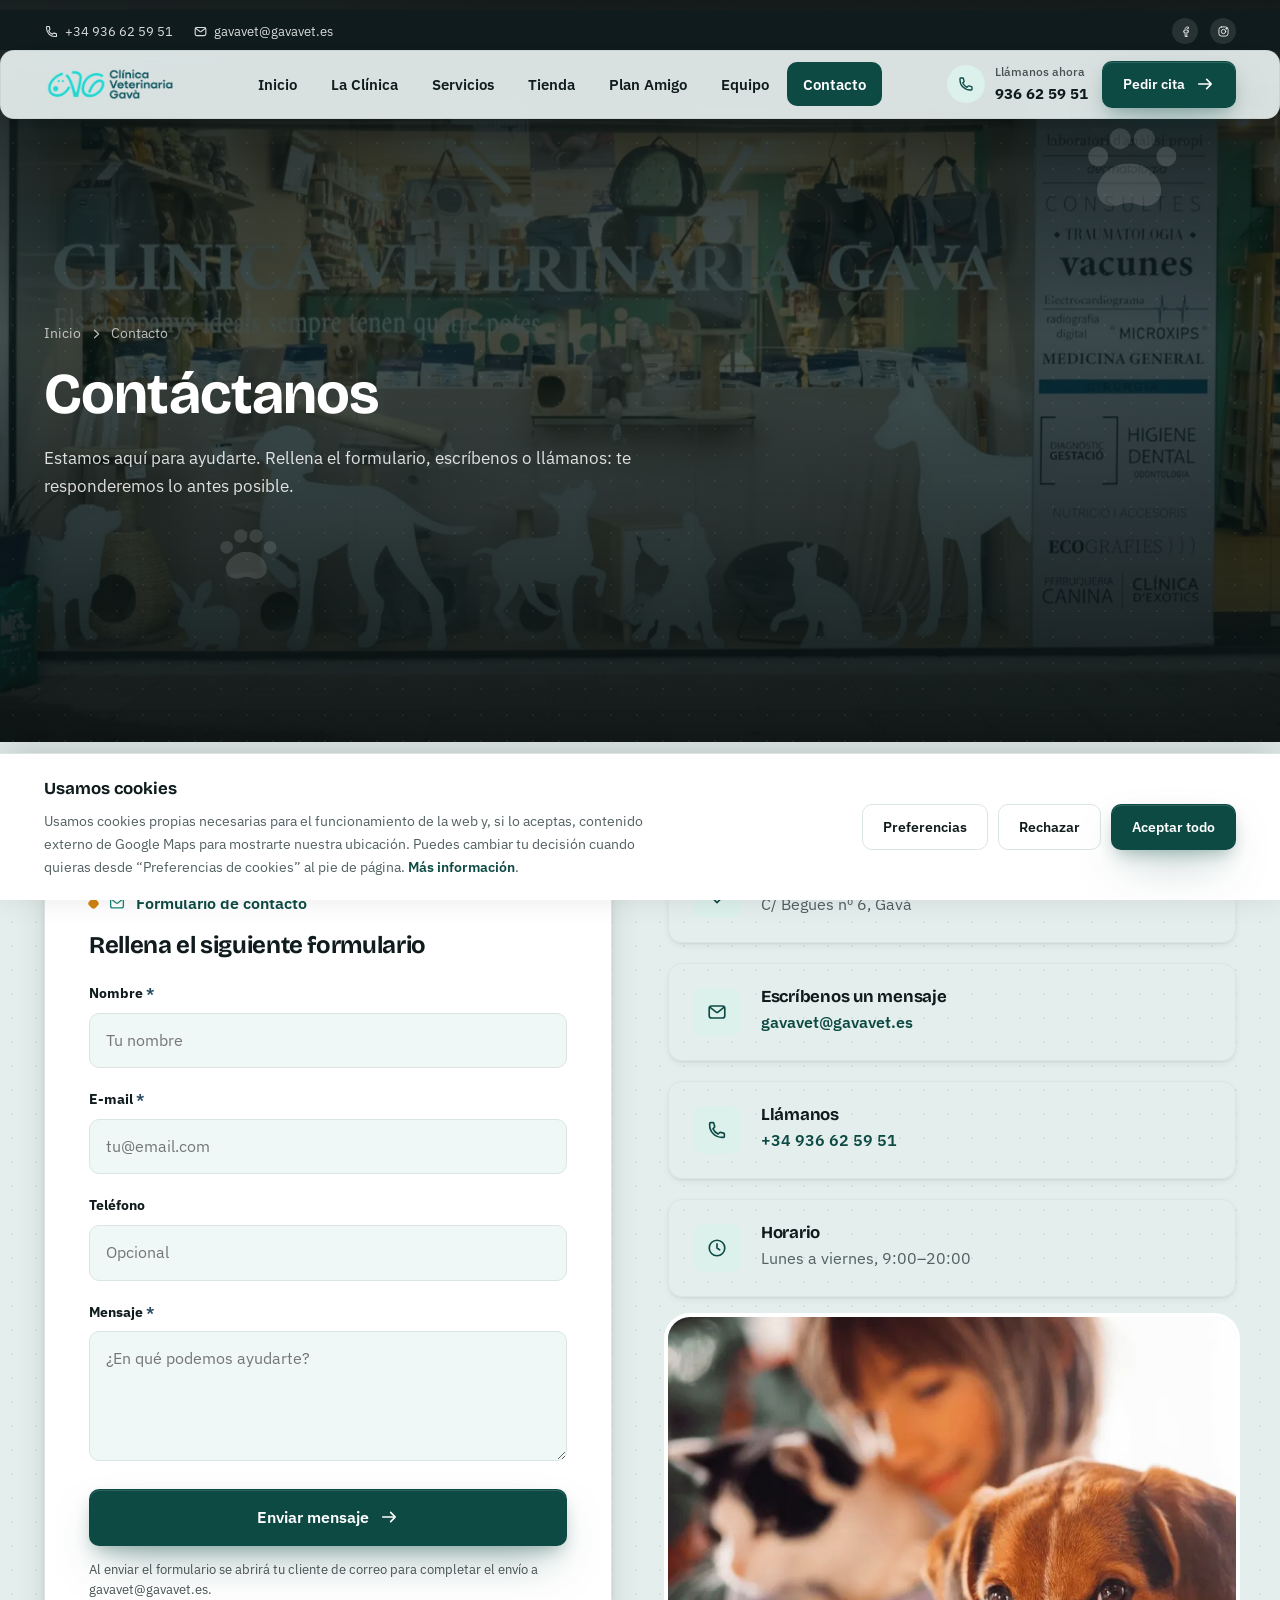
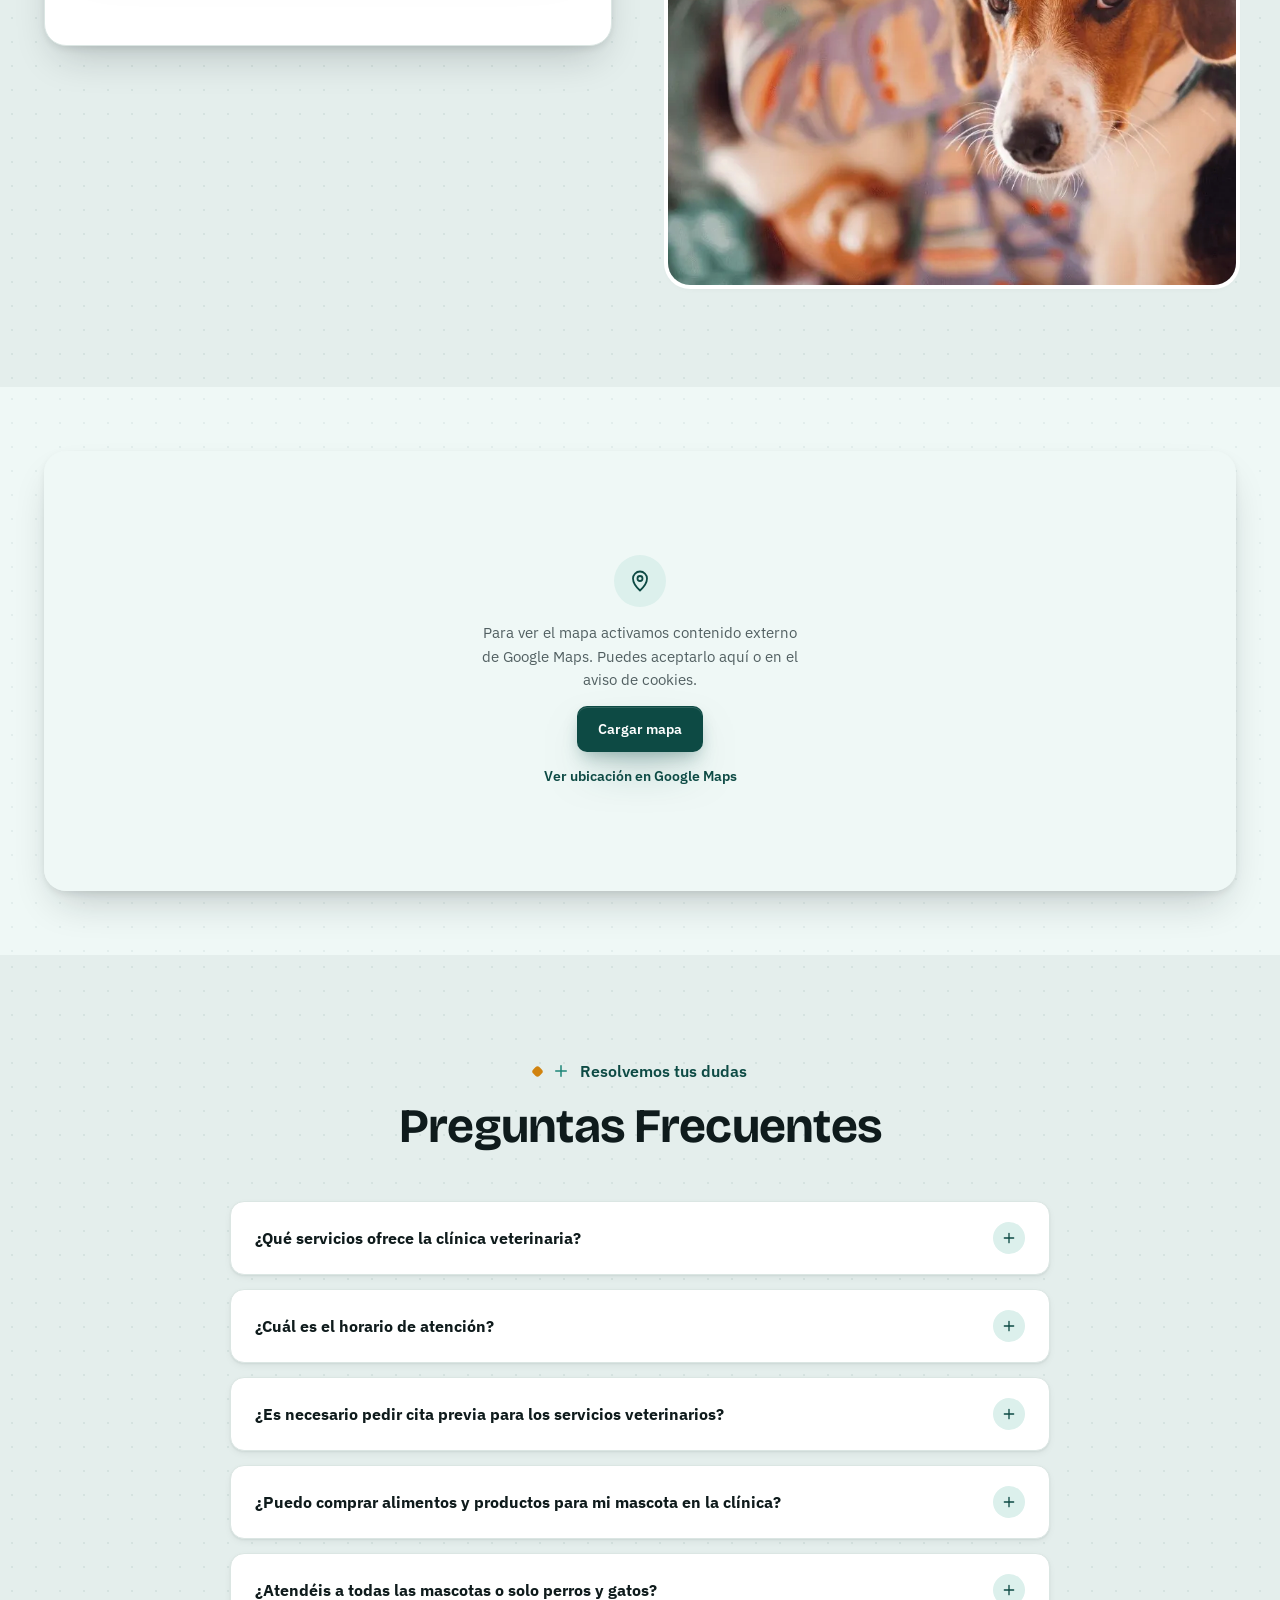
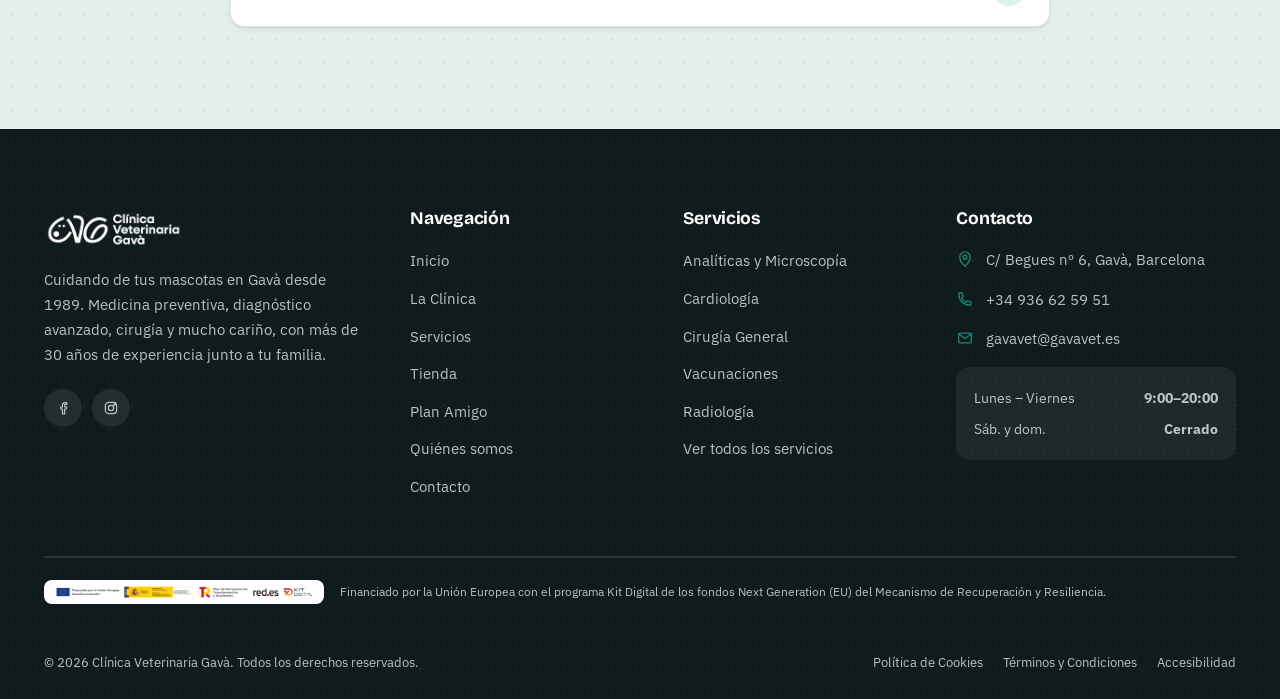
<file: contactanos.html>
<!DOCTYPE html>
<html lang="es">
<head>
<meta charset="UTF-8">
<script>document.documentElement.classList.add("js")</script>
<meta name="viewport" content="width=device-width, initial-scale=1.0">
<title>Contacto | Clínica Veterinaria Gavà</title>
<meta name="description" content="Contacta con Clínica Veterinaria Gavà. C/ Begues nº 6, Gavà. Teléfono +34 936 62 59 51. Horario: lunes a viernes de 9:00 a 20:00.">
<link rel="canonical" href="https://cvg.torrecillas.cat/contactanos.html">
<meta property="og:type" content="website">
<meta property="og:url" content="https://cvg.torrecillas.cat/contactanos.html">
<meta property="og:title" content="Contacto | Clínica Veterinaria Gavà">
<meta property="og:description" content="Escríbenos, llámanos o visítanos. Estamos en C/ Begues nº 6, Gavà.">
<meta property="og:image" content="https://cvg.torrecillas.cat/assets/img/photos/fachada.jpg">
<meta property="og:locale" content="es_ES">
<meta name="twitter:card" content="summary_large_image">
<link rel="icon" type="image/png" sizes="32x32" href="favicon-32.png">
<link rel="apple-touch-icon" href="apple-touch-icon.png">
<meta name="theme-color" content="#0f1b1c">
<link rel="preconnect" href="https://fonts.googleapis.com">
<link rel="preconnect" href="https://fonts.gstatic.com" crossorigin>
<link rel="stylesheet" href="https://fonts.googleapis.com/css2?family=Bricolage+Grotesque:wght@500;600;700;800&family=IBM+Plex+Sans:wght@400;500;600;700&display=swap">
<link rel="preload" as="image" href="assets/img/photos/fachada.webp" type="image/webp" fetchpriority="high">
<link rel="stylesheet" href="assets/css/styles.min.css">
<script type="application/ld+json">
{
  "@context": "https://schema.org",
  "@type": "FAQPage",
  "mainEntity": [
    {
      "@type": "Question",
      "name": "¿Qué servicios ofrece la clínica veterinaria?",
      "acceptedAnswer": {
        "@type": "Answer",
        "text": "En nuestra clínica encontrarás atención médica para mascotas, vacunaciones, desparasitaciones, revisiones rutinarias, cirugías, servicios de diagnóstico (rayos X y análisis), asesoramiento nutricional y mucho más."
      }
    },
    {
      "@type": "Question",
      "name": "¿Cuál es el horario de atención?",
      "acceptedAnswer": {
        "@type": "Answer",
        "text": "Estamos abiertos de lunes a viernes de 9:00 a 20:00."
      }
    },
    {
      "@type": "Question",
      "name": "¿Es necesario pedir cita previa para los servicios veterinarios?",
      "acceptedAnswer": {
        "@type": "Answer",
        "text": "Recomendamos pedir cita para consultas regulares o tratamientos específicos. Llámanos al 936 62 59 51."
      }
    },
    {
      "@type": "Question",
      "name": "¿Puedo comprar alimentos y productos para mi mascota en la clínica?",
      "acceptedAnswer": {
        "@type": "Answer",
        "text": "Sí, contamos con una tienda especializada donde encontrarás alimentos de alta calidad, accesorios y productos recomendados por veterinarios para cuidar a tu mascota."
      }
    },
    {
      "@type": "Question",
      "name": "¿Atendéis a todas las mascotas o solo perros y gatos?",
      "acceptedAnswer": {
        "@type": "Answer",
        "text": "Aunque nuestros pacientes más comunes son perros y gatos, también ofrecemos servicios para pequeños animales como conejos, hurones, aves y algunos animales exóticos. Contáctanos para consultar sobre tu caso específico."
      }
    }
  ]
}
</script>
<script type="application/ld+json">
{
  "@context": "https://schema.org",
  "@type": "BreadcrumbList",
  "itemListElement": [
    {
      "@type": "ListItem",
      "position": 1,
      "name": "Inicio",
      "item": "https://cvg.torrecillas.cat/index.html"
    },
    {
      "@type": "ListItem",
      "position": 2,
      "name": "Contacto",
      "item": "https://cvg.torrecillas.cat/contactanos.html"
    }
  ]
}
</script>
</head>
<body>
<a class="visually-hidden" href="#main">Saltar al contenido</a>

<header class="site-header">
  <div class="header-topbar">
    <div class="container">
      <div class="topbar-links">
        <a href="tel:+34936625951"><svg width="15" height="15" aria-hidden="true"><use href="assets/icons.svg#i-phone"></use></svg> +34 936 62 59 51</a>
        <a href="mailto:gavavet@gavavet.es"><svg width="15" height="15" aria-hidden="true"><use href="assets/icons.svg#i-mail"></use></svg> gavavet@gavavet.es</a>
      </div>
      <div class="topbar-social">
        <a href="https://es-es.facebook.com/pages/category/Veterinarian/Clinica-Veterinaria-Gava-424392700956013/" target="_blank" rel="noopener" aria-label="Facebook"><svg aria-hidden="true"><use href="assets/icons.svg#i-facebook"></use></svg></a>
        <a href="https://www.instagram.com/clinicaveterinariagava/" target="_blank" rel="noopener" aria-label="Instagram"><svg aria-hidden="true"><use href="assets/icons.svg#i-instagram"></use></svg></a>
      </div>
    </div>
  </div>
  <nav class="navbar">
    <div class="container">
      <a href="index.html" class="brand"><img src="assets/img/logos/logo-color.png" alt="Clínica Veterinaria Gavà" width="176" height="50"></a>
      <div class="nav-links" id="nav-links">
        <a href="index.html">Inicio</a>
        <a href="la-clinica.html">La Clínica</a>
        <a href="servicios-veterinarios.html">Servicios</a>
        <a href="tienda-para-mascotas.html">Tienda</a>
        <a href="plan-amigo.html">Plan Amigo</a>
        <a href="quienes-somos.html">Equipo</a>
        <a href="contactanos.html" class="is-active" aria-current="page">Contacto</a>
      </div>
      <div class="header-cta">
        <a href="tel:+34936625951" class="header-phone">
          <span class="icon-badge"><svg width="18" height="18" aria-hidden="true"><use href="assets/icons.svg#i-phone"></use></svg></span>
          <span><small>Llámanos ahora</small>936 62 59 51</span>
        </a>
        <a href="contactanos.html" class="btn btn-primary btn-sm">Pedir cita <svg aria-hidden="true"><use href="assets/icons.svg#i-arrow-right"></use></svg></a>
        <button class="nav-toggle" aria-label="Abrir menú" aria-expanded="false" aria-controls="nav-links"><span></span></button>
      </div>
    </div>
  </nav>
</header>

<main id="main">

<section class="page-hero">
  <div class="hero-bg"><picture><source srcset="assets/img/photos/fachada.webp" type="image/webp"><img src="assets/img/photos/fachada.jpg" alt="Fachada de Clínica Veterinaria Gavà" width="1800" height="1200" fetchpriority="high"></picture></div>
  <div class="hero-shapes" aria-hidden="true">
    <svg width="126" height="126" style="top:14%; right:7%; opacity:.15" viewBox="0 0 24 24" aria-hidden="true"><use href="assets/icons.svg#i-paw" fill="#fff"></use></svg>
    <svg width="80" height="80" style="bottom:20%; left:16%; opacity:.12" viewBox="0 0 24 24" aria-hidden="true"><use href="assets/icons.svg#i-paw" fill="#fff"></use></svg>
  </div>
  <div class="container">
    <div class="breadcrumbs"><a href="index.html">Inicio</a> <svg width="14" height="14" aria-hidden="true"><use href="assets/icons.svg#i-chevron-right"></use></svg> <span>Contacto</span></div>
    <h1>Contáctanos</h1>
    <p class="lead">Estamos aquí para ayudarte. Rellena el formulario, escríbenos o llámanos: te responderemos lo antes posible.</p>
  </div>
</section>

<section class="section-pad bg-surface">
  <div class="container">
    <div class="split" style="align-items:flex-start;">
      <div data-reveal>
        <div class="form-card">
          <div class="eyebrow"><svg aria-hidden="true"><use href="assets/icons.svg#i-mail"></use></svg> Formulario de contacto</div>
          <h2 style="margin-bottom:24px;">Rellena el siguiente formulario</h2>
          <form id="contact-form" novalidate>
            <div class="field">
              <label for="nombre">Nombre <span class="required">*</span></label>
              <input type="text" id="nombre" name="nombre" data-required placeholder="Tu nombre" aria-describedby="nombre-error">
              <span class="field-error" id="nombre-error" role="alert">Por favor, indica tu nombre.</span>
            </div>
            <div class="field">
              <label for="email">E-mail <span class="required">*</span></label>
              <input type="email" id="email" name="email" data-required placeholder="tu@email.com" aria-describedby="email-error">
              <span class="field-error" id="email-error" role="alert">Introduce un email válido.</span>
            </div>
            <div class="field">
              <label for="telefono">Teléfono</label>
              <input type="tel" id="telefono" name="telefono" placeholder="Opcional">
            </div>
            <div class="field">
              <label for="mensaje">Mensaje <span class="required">*</span></label>
              <textarea id="mensaje" name="mensaje" data-required placeholder="¿En qué podemos ayudarte?" aria-describedby="mensaje-error"></textarea>
              <span class="field-error" id="mensaje-error" role="alert">Escribe tu mensaje.</span>
            </div>
            <button type="submit" class="btn btn-primary btn-block">Enviar mensaje <svg aria-hidden="true"><use href="assets/icons.svg#i-arrow-right"></use></svg></button>
            <p class="form-note">Al enviar el formulario se abrirá tu cliente de correo para completar el envío a gavavet@gavavet.es.</p>
          </form>
          <div class="form-success">
            <svg aria-hidden="true" viewBox="0 0 24 24" fill="none" stroke="currentColor" stroke-width="1.8" stroke-linecap="round" stroke-linejoin="round">
              <circle cx="12" cy="12" r="8.5" pathLength="100"/>
              <path d="m8.3 12.3 2.5 2.5 5-5.2" pathLength="100"/>
            </svg>
            <span>¡Gracias! Hemos preparado tu mensaje, confírmalo desde tu correo.</span>
          </div>
        </div>
      </div>

      <div class="contact-side" data-reveal>
        <div class="contact-card">
          <span class="ico"><svg aria-hidden="true"><use href="assets/icons.svg#i-pin"></use></svg></span>
          <div><h3>Visítanos</h3><p>C/ Begues nº 6, Gavà</p></div>
        </div>
        <div class="contact-card">
          <span class="ico"><svg aria-hidden="true"><use href="assets/icons.svg#i-mail"></use></svg></span>
          <div><h3>Escríbenos un mensaje</h3><p><a href="mailto:gavavet@gavavet.es">gavavet@gavavet.es</a></p></div>
        </div>
        <div class="contact-card">
          <span class="ico"><svg aria-hidden="true"><use href="assets/icons.svg#i-phone"></use></svg></span>
          <div><h3>Llámanos</h3><p><a href="tel:+34936625951">+34 936 62 59 51</a></p></div>
        </div>
        <div class="contact-card">
          <span class="ico"><svg aria-hidden="true"><use href="assets/icons.svg#i-clock"></use></svg></span>
          <div><h3>Horario</h3><p>Lunes a viernes, 9:00–20:00</p></div>
        </div>
        <picture><source srcset="assets/img/photos/etologia-familia.webp" type="image/webp"><img src="assets/img/photos/etologia-familia.jpg" alt="Familia y mascota en Clínica Veterinaria Gavà" width="800" height="800" loading="lazy" decoding="async"></picture>
      </div>
    </div>
  </div>
</section>

<section class="section-pad-sm bg-teal-50">
  <div class="container">
    <div class="map-wrap" data-map-consent style="border-radius:var(--radius-lg); overflow:hidden; box-shadow:var(--shadow-md); min-height:440px;">
      <div class="map-placeholder"><span class="ico"><svg aria-hidden="true"><use href="assets/icons.svg#i-pin"></use></svg></span><p>Para ver el mapa activamos contenido externo de Google Maps. Puedes aceptarlo aquí o en el aviso de cookies.</p><button type="button" class="btn btn-primary btn-sm map-load-btn">Cargar mapa</button><a class="map-fallback-link" href="https://www.google.com/maps/search/?api=1&query=Cl%C3%ADnica+Veterinaria+Gav%C3%A0+C%2F+Begues+6+Gav%C3%A0" target="_blank" rel="noopener">Ver ubicación en Google Maps</a></div><iframe data-src="https://www.google.com/maps/embed?pb=!1m18!1m12!1m3!1d5994.023053556728!2d1.9943372430290431!3d41.30861285306625!2m3!1f0!2f0!3f0!3m2!1i1024!2i768!4f13.1!3m3!1m2!1s0x12a49cd98720f909%3A0x2d54989932d50c0b!2zQ0zDjU5JQ0EgVkVURVJJTsOAUklBIEdBVsOA!5e0!3m2!1ses!2ses!4v1732641628857!5m2!1ses!2ses" loading="lazy" referrerpolicy="no-referrer-when-downgrade" title="Ubicación de Clínica Veterinaria Gavà" hidden></iframe>
    </div>
  </div>
</section>

<section class="section-pad bg-surface">
  <div class="container">
    <div class="section-head centered">
      <div class="eyebrow"><svg aria-hidden="true"><use href="assets/icons.svg#i-plus"></use></svg> Resolvemos tus dudas</div>
      <h2>Preguntas Frecuentes</h2>
    </div>
    <div class="faq-list">
      <div class="faq-item">
        <button class="faq-question" aria-expanded="false">¿Qué servicios ofrece la clínica veterinaria?<span class="plus"><svg aria-hidden="true"><use href="assets/icons.svg#i-plus"></use></svg></span></button>
        <div class="faq-answer"><div class="faq-answer-inner">En nuestra clínica encontrarás atención médica para mascotas, vacunaciones, desparasitaciones, revisiones rutinarias, cirugías, servicios de diagnóstico (rayos X y análisis), asesoramiento nutricional y mucho más.</div></div>
      </div>
      <div class="faq-item">
        <button class="faq-question" aria-expanded="false">¿Cuál es el horario de atención?<span class="plus"><svg aria-hidden="true"><use href="assets/icons.svg#i-plus"></use></svg></span></button>
        <div class="faq-answer"><div class="faq-answer-inner">Estamos abiertos de lunes a viernes de 9:00 a 20:00.</div></div>
      </div>
      <div class="faq-item">
        <button class="faq-question" aria-expanded="false">¿Es necesario pedir cita previa para los servicios veterinarios?<span class="plus"><svg aria-hidden="true"><use href="assets/icons.svg#i-plus"></use></svg></span></button>
        <div class="faq-answer"><div class="faq-answer-inner">Recomendamos pedir cita para consultas regulares o tratamientos específicos. Llámanos al 936 62 59 51.</div></div>
      </div>
      <div class="faq-item">
        <button class="faq-question" aria-expanded="false">¿Puedo comprar alimentos y productos para mi mascota en la clínica?<span class="plus"><svg aria-hidden="true"><use href="assets/icons.svg#i-plus"></use></svg></span></button>
        <div class="faq-answer"><div class="faq-answer-inner">Sí, contamos con una tienda especializada donde encontrarás alimentos de alta calidad, accesorios y productos recomendados por veterinarios para cuidar a tu mascota.</div></div>
      </div>
      <div class="faq-item">
        <button class="faq-question" aria-expanded="false">¿Atendéis a todas las mascotas o solo perros y gatos?<span class="plus"><svg aria-hidden="true"><use href="assets/icons.svg#i-plus"></use></svg></span></button>
        <div class="faq-answer"><div class="faq-answer-inner">Aunque nuestros pacientes más comunes son perros y gatos, también ofrecemos servicios para pequeños animales como conejos, hurones, aves y algunos animales exóticos. Contáctanos para consultar sobre tu caso específico.</div></div>
      </div>
    </div>
  </div>
</section>

</main>

<footer class="site-footer">
  <div class="container">
    <div class="footer-top">
      <div class="footer-brand">
        <img  src="assets/img/logos/logo-color.png" alt="Clínica Veterinaria Gavà" style="filter:brightness(0) invert(1);" width="600" height="172" loading="lazy" decoding="async">
        <p>Cuidando de tus mascotas en Gavà desde 1989. Medicina preventiva, diagnóstico avanzado, cirugía y mucho cariño, con más de 30 años de experiencia junto a tu familia.</p>
        <div class="footer-social">
          <a href="https://es-es.facebook.com/pages/category/Veterinarian/Clinica-Veterinaria-Gava-424392700956013/" target="_blank" rel="noopener" aria-label="Facebook"><svg aria-hidden="true"><use href="assets/icons.svg#i-facebook"></use></svg></a>
          <a href="https://www.instagram.com/clinicaveterinariagava/" target="_blank" rel="noopener" aria-label="Instagram"><svg aria-hidden="true"><use href="assets/icons.svg#i-instagram"></use></svg></a>
        </div>
      </div>
      <div class="footer-col">
        <h3>Navegación</h3>
        <ul>
          <li><a href="index.html">Inicio</a></li>
          <li><a href="la-clinica.html">La Clínica</a></li>
          <li><a href="servicios-veterinarios.html">Servicios</a></li>
          <li><a href="tienda-para-mascotas.html">Tienda</a></li>
          <li><a href="plan-amigo.html">Plan Amigo</a></li>
          <li><a href="quienes-somos.html">Quiénes somos</a></li>
          <li><a href="contactanos.html">Contacto</a></li>
        </ul>
      </div>
      <div class="footer-col">
        <h3>Servicios</h3>
        <ul>
          <li><a href="servicios-veterinarios.html#analiticas">Analíticas y Microscopía</a></li>
          <li><a href="servicios-veterinarios.html#cardiologia">Cardiología</a></li>
          <li><a href="servicios-veterinarios.html#cirugia">Cirugía General</a></li>
          <li><a href="servicios-veterinarios.html#vacunaciones">Vacunaciones</a></li>
          <li><a href="servicios-veterinarios.html#radiologia">Radiología</a></li>
          <li><a href="servicios-veterinarios.html">Ver todos los servicios</a></li>
        </ul>
      </div>
      <div class="footer-col">
        <h3>Contacto</h3>
        <div class="footer-contact-item"><svg aria-hidden="true"><use href="assets/icons.svg#i-pin"></use></svg><span>C/ Begues nº 6, Gavà, Barcelona</span></div>
        <div class="footer-contact-item"><svg aria-hidden="true"><use href="assets/icons.svg#i-phone"></use></svg><a href="tel:+34936625951">+34 936 62 59 51</a></div>
        <div class="footer-contact-item"><svg aria-hidden="true"><use href="assets/icons.svg#i-mail"></use></svg><a href="mailto:gavavet@gavavet.es">gavavet@gavavet.es</a></div>
        <div class="footer-hours">
          <div><span>Lunes – Viernes</span><strong>9:00–20:00</strong></div>
          <div><span>Sáb. y dom.</span><strong>Cerrado</strong></div>
        </div>
      </div>
    </div>
    <div class="footer-kit">
      <picture><source srcset="assets/img/photos/kit-digital.webp" type="image/webp"><img  src="assets/img/photos/kit-digital.jpg" alt="Logotipos Unión Europea, red.es, Gobierno de España y Kit Digital" width="1200" height="69" loading="lazy" decoding="async"></picture>
      <span>Financiado por la Unión Europea con el programa Kit Digital de los fondos Next Generation (EU) del Mecanismo de Recuperación y Resiliencia.</span>
    </div>
    <div class="footer-bottom">
      <span>© <span data-year></span> Clínica Veterinaria Gavà. Todos los derechos reservados.</span>
      <div class="footer-bottom-links">
        <a href="politica-cookies.html">Política de Cookies</a>
        <a href="terminos-y-condiciones.html">Términos y Condiciones</a>
        <a href="accesibilidad.html">Accesibilidad</a>
        <button type="button" class="footer-cookie-link" id="cookie-reopen-btn">Preferencias de cookies</button>
      </div>
    </div>
  </div>
</footer>

<div class="float-actions">  <button class="float-btn top" aria-label="Volver arriba"><svg class="progress-ring" viewBox="0 0 56 56" aria-hidden="true"><circle class="progress-ring-track" cx="28" cy="28" r="26.5"></circle><circle class="progress-ring-fill" cx="28" cy="28" r="26.5"></circle></svg><svg style="transform:rotate(-90deg)" aria-hidden="true"><use href="assets/icons.svg#i-arrow-right"></use></svg></button>
</div>

<div class="cookie-banner" id="cookie-banner" role="dialog" aria-live="polite" aria-label="Aviso de cookies" hidden>
  <div class="cookie-banner-inner">
    <div class="cookie-banner-text">
      <strong>Usamos cookies</strong>
      <p>Usamos cookies propias necesarias para el funcionamiento de la web y, si lo aceptas, contenido externo de Google Maps para mostrarte nuestra ubicación. Puedes cambiar tu decisión cuando quieras desde “Preferencias de cookies” al pie de página. <a href="politica-cookies.html">Más información</a>.</p>
    </div>
    <div class="cookie-banner-actions">
      <button type="button" class="btn btn-outline btn-sm" id="cookie-prefs-btn" aria-expanded="false" aria-controls="cookie-prefs-panel">Preferencias</button>
      <button type="button" class="btn btn-outline btn-sm" id="cookie-reject-btn">Rechazar</button>
      <button type="button" class="btn btn-primary btn-sm" id="cookie-accept-btn">Aceptar todo</button>
    </div>
  </div>
  <div class="cookie-prefs-panel" id="cookie-prefs-panel" hidden>
    <div class="cookie-prefs-panel-inner">
      <div class="cookie-pref-row">
        <div><strong>Necesarias</strong><span>Imprescindibles para el funcionamiento del sitio y para recordar tu elección de cookies. Siempre activas.</span></div>
        <input type="checkbox" checked disabled aria-label="Cookies necesarias, siempre activas">
      </div>
      <div class="cookie-pref-row">
        <div><strong>Contenido externo (Google Maps)</strong><span>Permite mostrar el mapa de nuestra ubicación incrustado desde Google Maps, que puede establecer sus propias cookies.</span></div>
        <input type="checkbox" id="cookie-pref-maps" aria-label="Permitir contenido externo de Google Maps">
      </div>
      <button type="button" class="btn btn-primary btn-sm" id="cookie-save-prefs-btn">Guardar preferencias</button>
    </div>
  </div>
</div>
<script src="assets/js/main.min.js"></script>
</body>
</html>
</file>
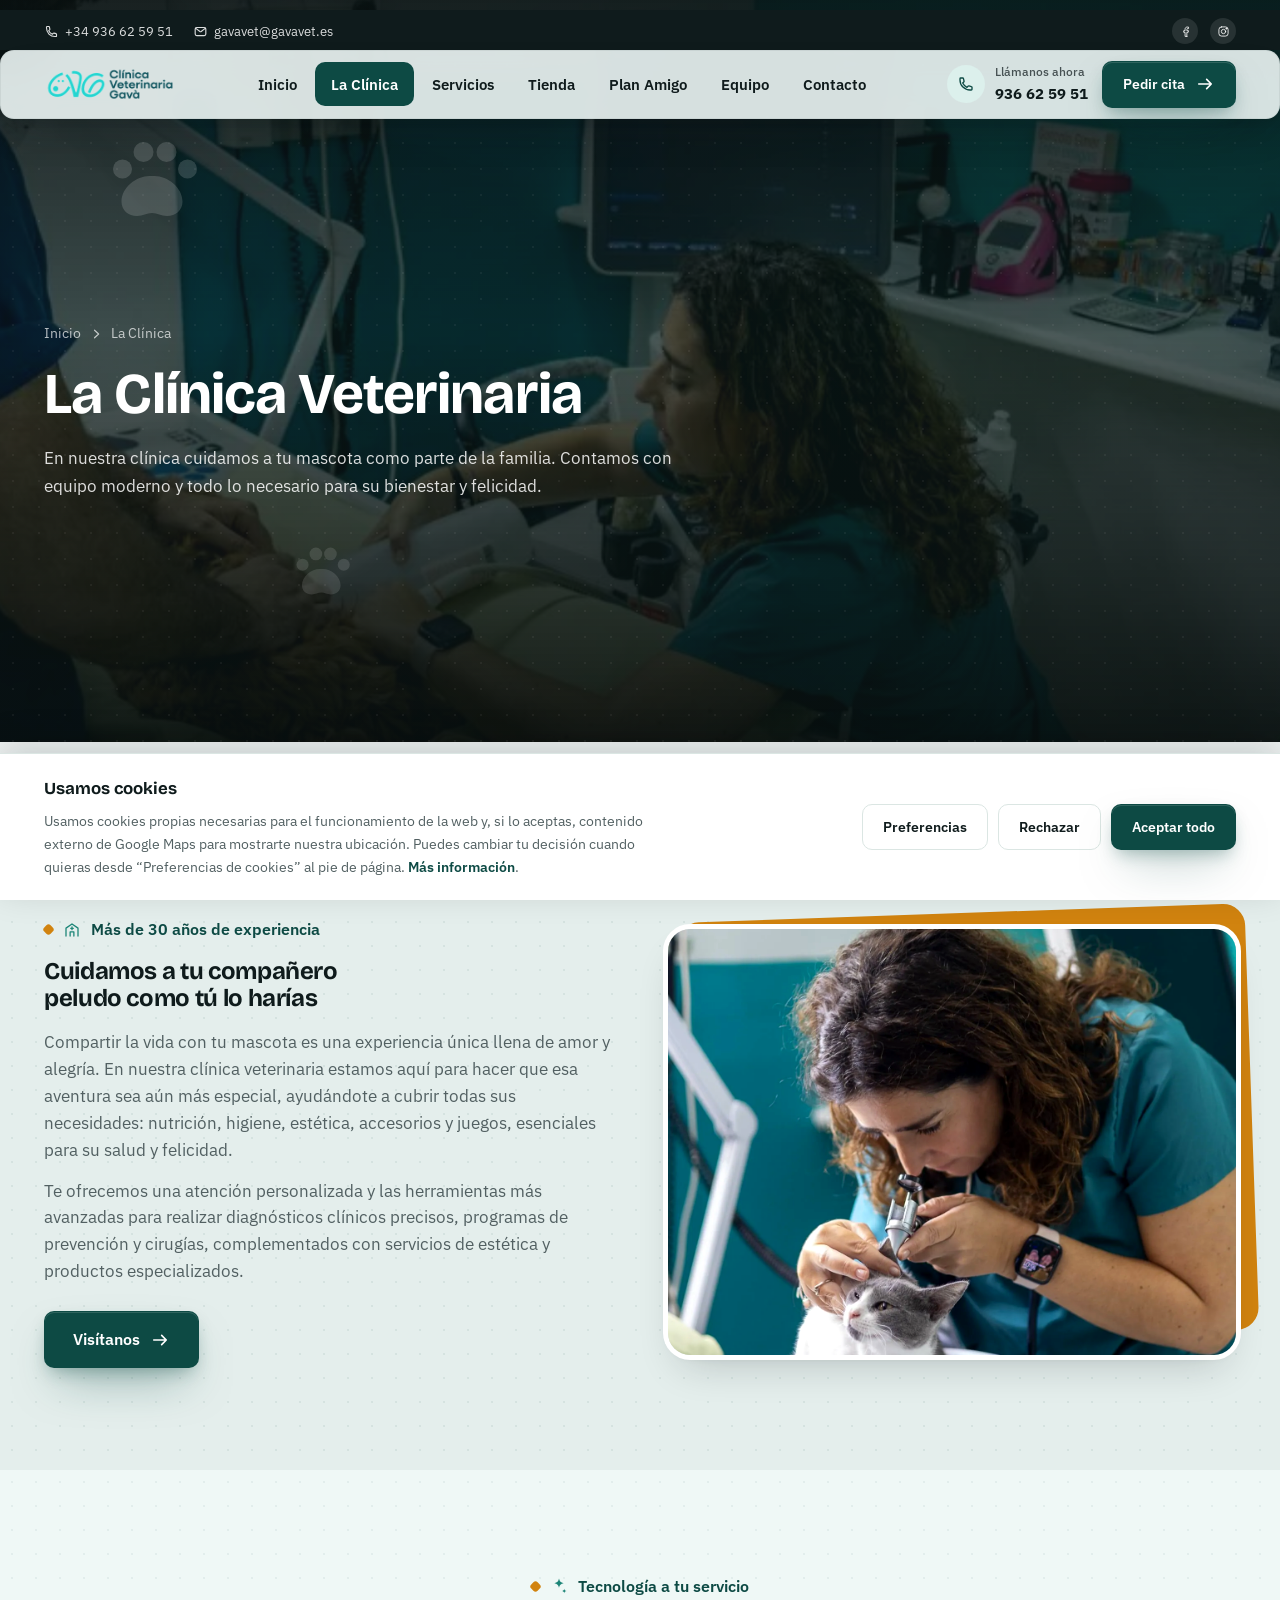
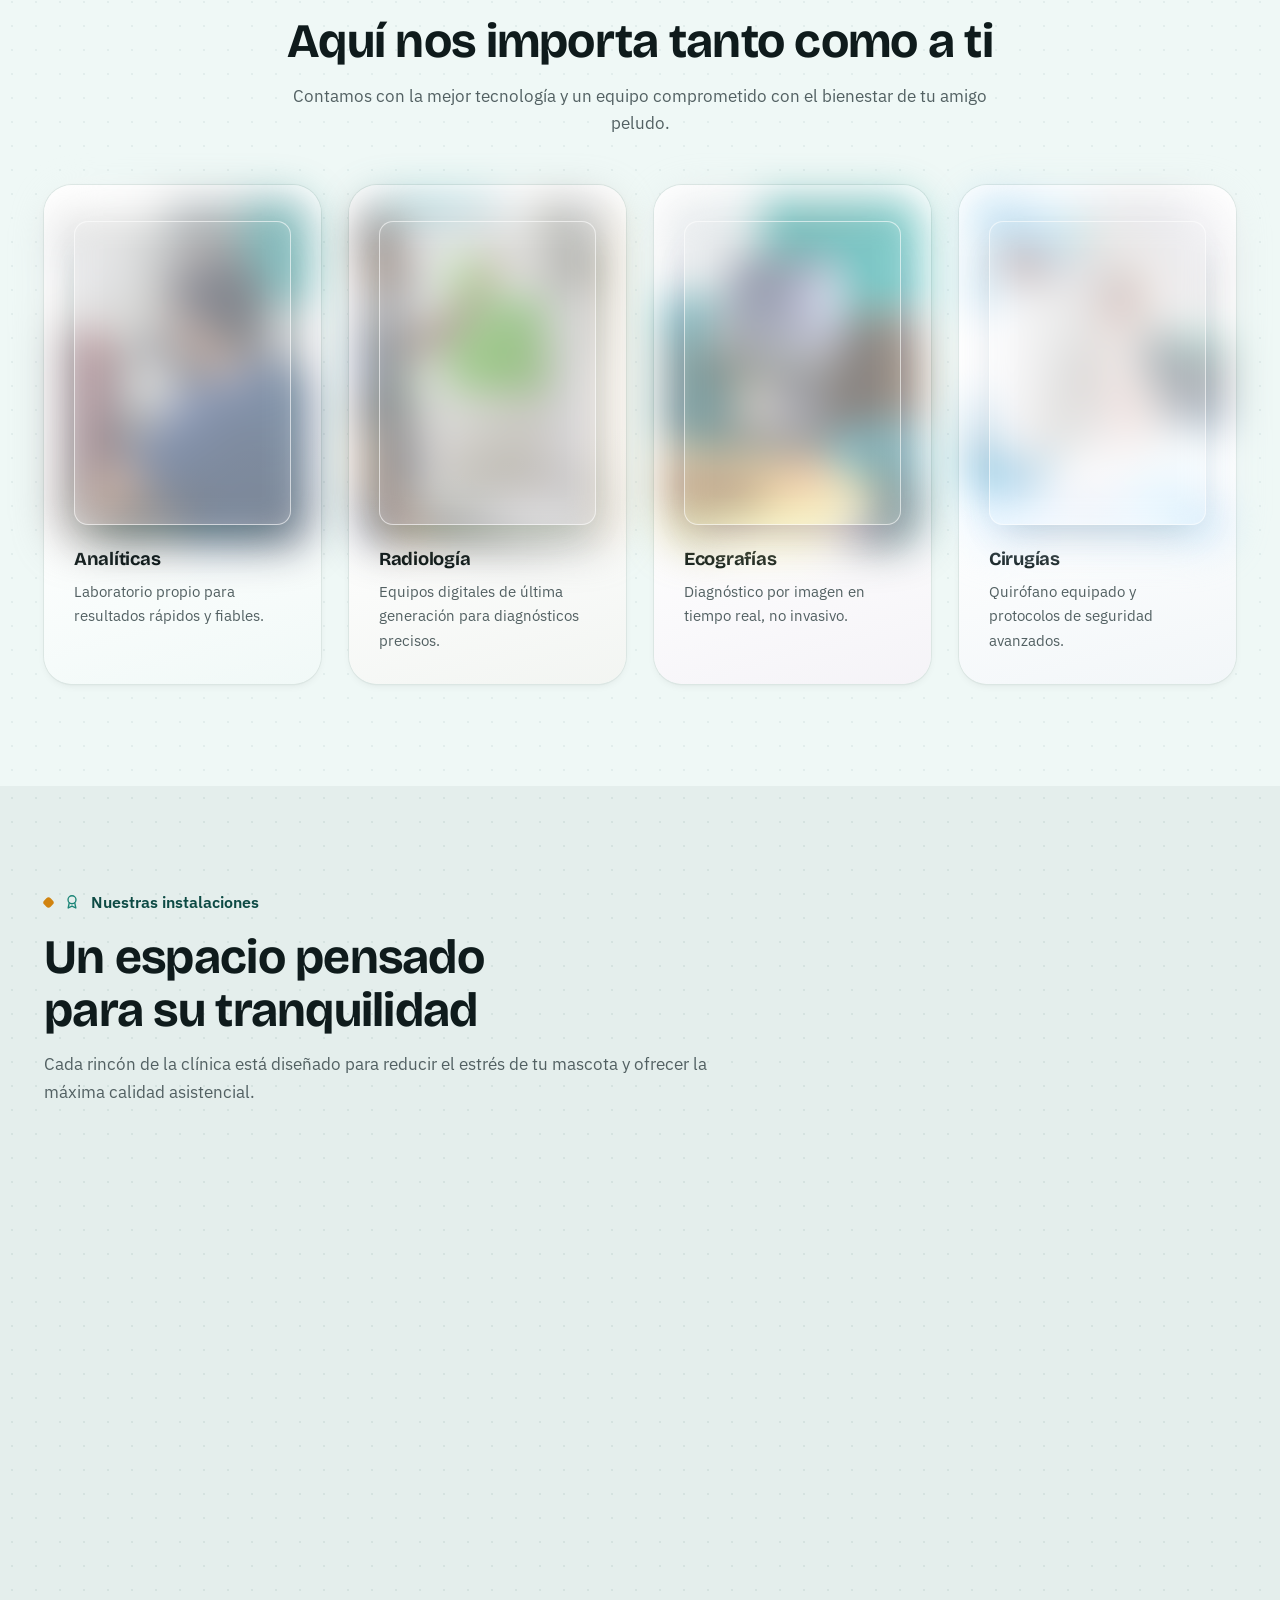
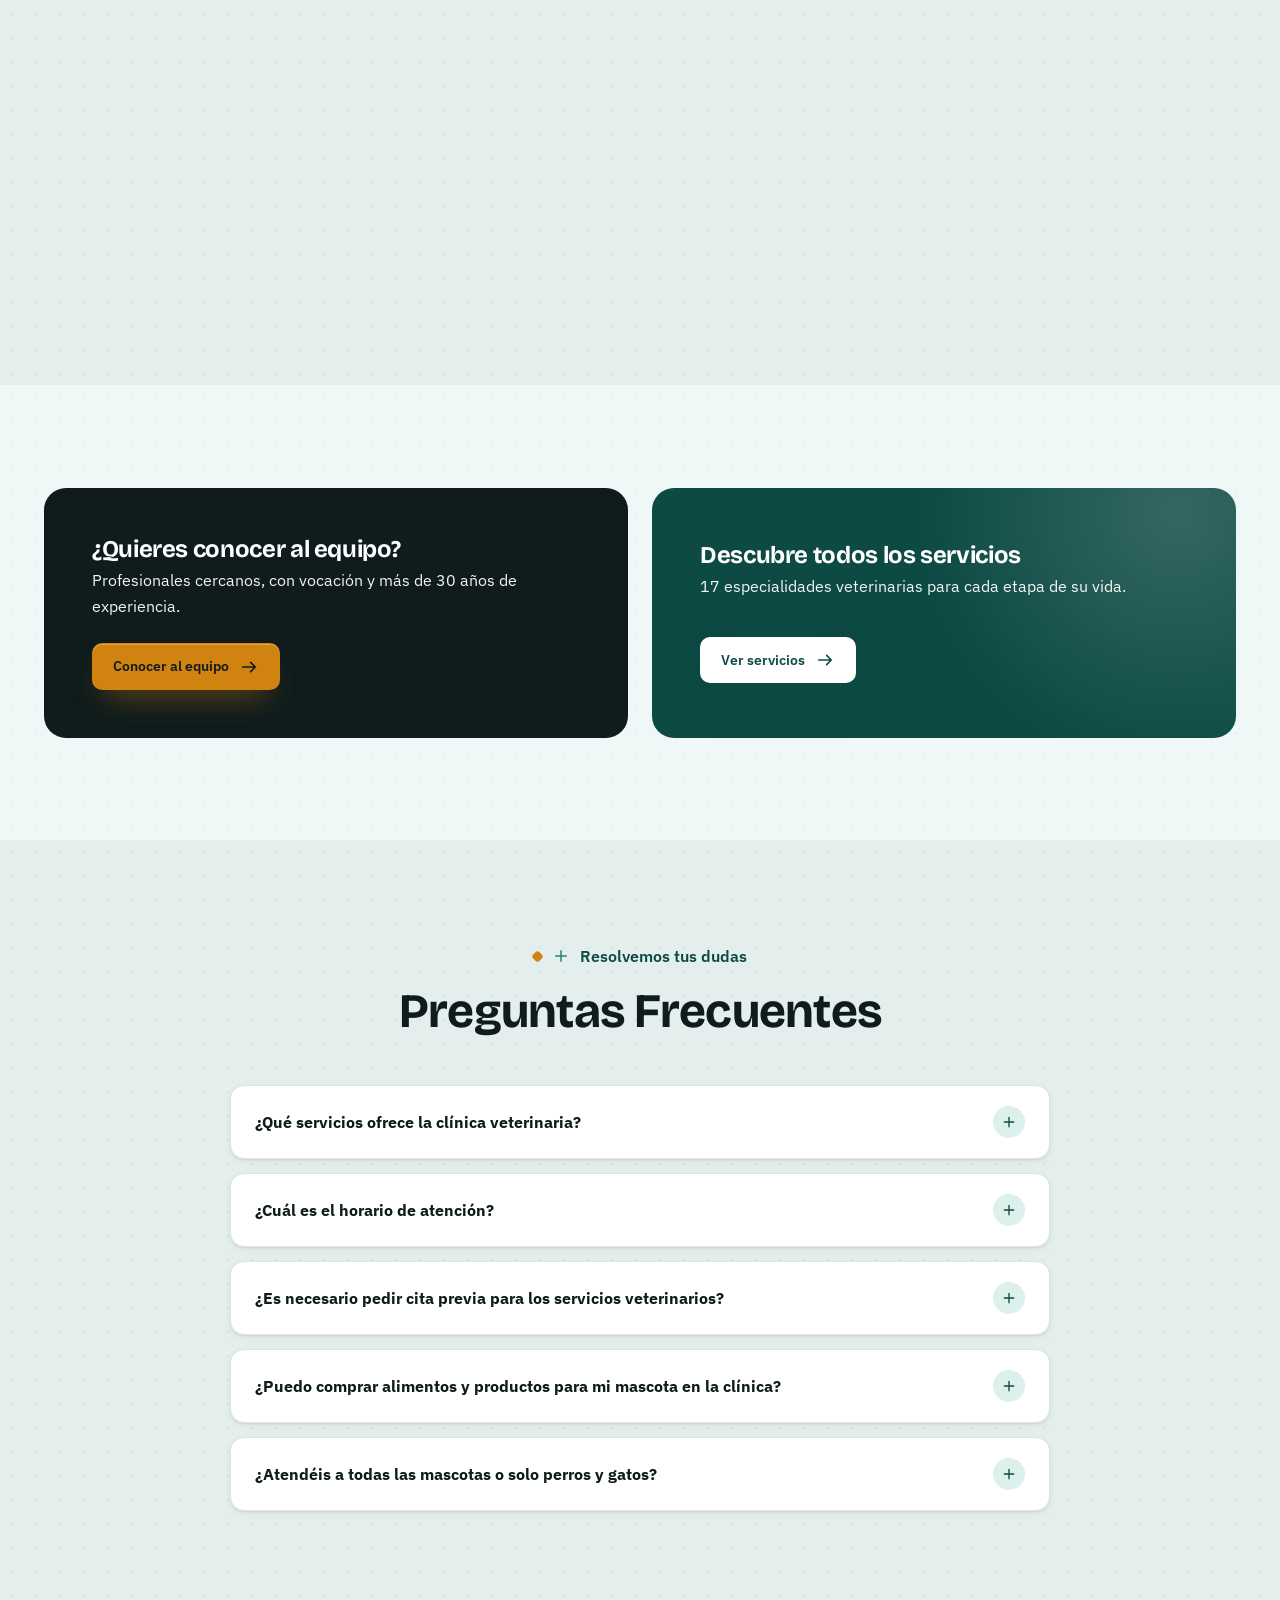
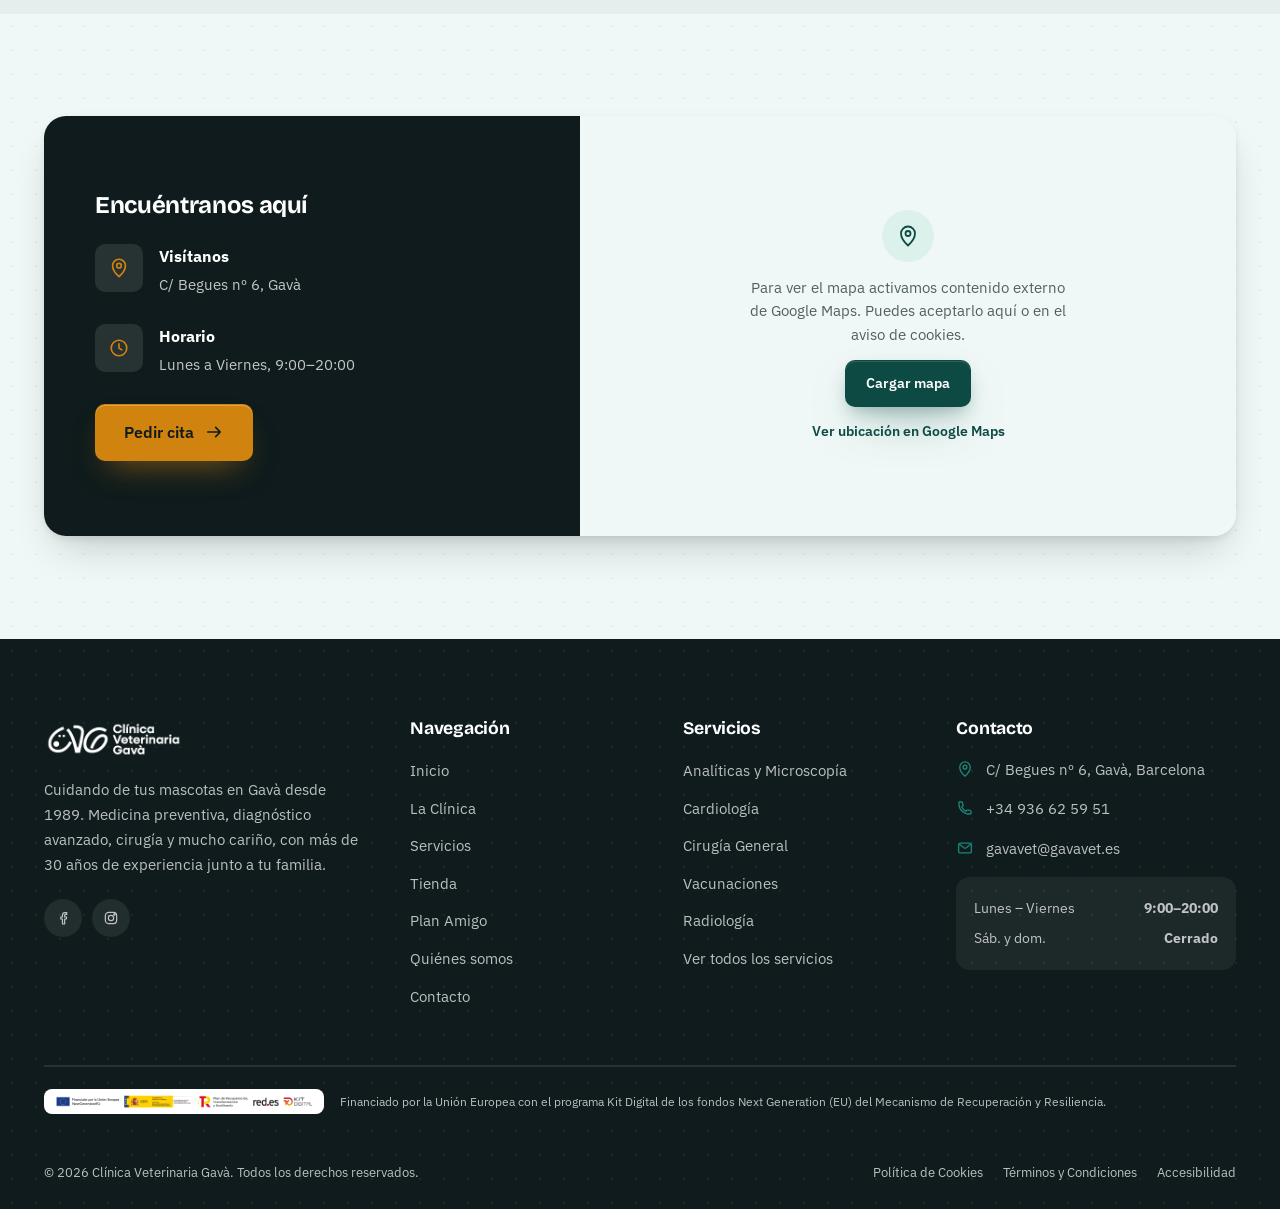
<file: la-clinica.html>
<!DOCTYPE html>
<html lang="es">
<head>
<meta charset="UTF-8">
<script>document.documentElement.classList.add("js")</script>
<meta name="viewport" content="width=device-width, initial-scale=1.0">
<title>La Clínica | Clínica Veterinaria Gavà</title>
<meta name="description" content="Conoce Clínica Veterinaria Gavà: laboratorio propio, radiología digital, ecografía y quirófano con tecnología de última generación.">
<link rel="canonical" href="https://cvg.torrecillas.cat/la-clinica.html">
<meta property="og:type" content="website">
<meta property="og:url" content="https://cvg.torrecillas.cat/la-clinica.html">
<meta property="og:title" content="La Clínica | Clínica Veterinaria Gavà">
<meta property="og:description" content="Equipo moderno y todo lo necesario para el bienestar y felicidad de tu mascota, en el corazón de Gavà.">
<meta property="og:image" content="https://cvg.torrecillas.cat/assets/img/photos/fachada.jpg">
<meta property="og:locale" content="es_ES">
<meta name="twitter:card" content="summary_large_image">
<link rel="icon" type="image/png" sizes="32x32" href="favicon-32.png">
<link rel="apple-touch-icon" href="apple-touch-icon.png">
<meta name="theme-color" content="#0f1b1c">
<link rel="preconnect" href="https://fonts.googleapis.com">
<link rel="preconnect" href="https://fonts.gstatic.com" crossorigin>
<link rel="stylesheet" href="https://fonts.googleapis.com/css2?family=Bricolage+Grotesque:wght@500;600;700;800&family=IBM+Plex+Sans:wght@400;500;600;700&display=swap">
<link rel="preload" as="image" href="assets/img/photos/exam-2.webp" type="image/webp" fetchpriority="high">
<link rel="stylesheet" href="assets/css/styles.min.css">
<script type="application/ld+json">
{
  "@context": "https://schema.org",
  "@type": "FAQPage",
  "mainEntity": [
    {
      "@type": "Question",
      "name": "¿Qué servicios ofrece la clínica veterinaria?",
      "acceptedAnswer": {
        "@type": "Answer",
        "text": "En nuestra clínica encontrarás atención médica para mascotas, vacunaciones, desparasitaciones, revisiones rutinarias, cirugías, servicios de diagnóstico (rayos X y análisis), asesoramiento nutricional y mucho más."
      }
    },
    {
      "@type": "Question",
      "name": "¿Cuál es el horario de atención?",
      "acceptedAnswer": {
        "@type": "Answer",
        "text": "Estamos abiertos de lunes a viernes de 9:00 a 20:00."
      }
    },
    {
      "@type": "Question",
      "name": "¿Es necesario pedir cita previa para los servicios veterinarios?",
      "acceptedAnswer": {
        "@type": "Answer",
        "text": "Recomendamos pedir cita para consultas regulares o tratamientos específicos. Llámanos al 936 62 59 51."
      }
    },
    {
      "@type": "Question",
      "name": "¿Puedo comprar alimentos y productos para mi mascota en la clínica?",
      "acceptedAnswer": {
        "@type": "Answer",
        "text": "Sí, contamos con una tienda especializada donde encontrarás alimentos de alta calidad, accesorios y productos recomendados por veterinarios para cuidar a tu mascota."
      }
    },
    {
      "@type": "Question",
      "name": "¿Atendéis a todas las mascotas o solo perros y gatos?",
      "acceptedAnswer": {
        "@type": "Answer",
        "text": "Aunque nuestros pacientes más comunes son perros y gatos, también ofrecemos servicios para pequeños animales como conejos, hurones, aves y algunos animales exóticos. Contáctanos para consultar sobre tu caso específico."
      }
    }
  ]
}
</script>
<script type="application/ld+json">
{
  "@context": "https://schema.org",
  "@type": "BreadcrumbList",
  "itemListElement": [
    {
      "@type": "ListItem",
      "position": 1,
      "name": "Inicio",
      "item": "https://cvg.torrecillas.cat/index.html"
    },
    {
      "@type": "ListItem",
      "position": 2,
      "name": "La Clínica",
      "item": "https://cvg.torrecillas.cat/la-clinica.html"
    }
  ]
}
</script>
</head>
<body>
<a class="visually-hidden" href="#main">Saltar al contenido</a>

<header class="site-header">
  <div class="header-topbar">
    <div class="container">
      <div class="topbar-links">
        <a href="tel:+34936625951"><svg width="15" height="15" aria-hidden="true"><use href="assets/icons.svg#i-phone"></use></svg> +34 936 62 59 51</a>
        <a href="mailto:gavavet@gavavet.es"><svg width="15" height="15" aria-hidden="true"><use href="assets/icons.svg#i-mail"></use></svg> gavavet@gavavet.es</a>
      </div>
      <div class="topbar-social">
        <a href="https://es-es.facebook.com/pages/category/Veterinarian/Clinica-Veterinaria-Gava-424392700956013/" target="_blank" rel="noopener" aria-label="Facebook"><svg aria-hidden="true"><use href="assets/icons.svg#i-facebook"></use></svg></a>
        <a href="https://www.instagram.com/clinicaveterinariagava/" target="_blank" rel="noopener" aria-label="Instagram"><svg aria-hidden="true"><use href="assets/icons.svg#i-instagram"></use></svg></a>
      </div>
    </div>
  </div>
  <nav class="navbar">
    <div class="container">
      <a href="index.html" class="brand"><img src="assets/img/logos/logo-color.png" alt="Clínica Veterinaria Gavà" width="176" height="50"></a>
      <div class="nav-links" id="nav-links">
        <a href="index.html">Inicio</a>
        <a href="la-clinica.html" class="is-active" aria-current="page">La Clínica</a>
        <a href="servicios-veterinarios.html">Servicios</a>
        <a href="tienda-para-mascotas.html">Tienda</a>
        <a href="plan-amigo.html">Plan Amigo</a>
        <a href="quienes-somos.html">Equipo</a>
        <a href="contactanos.html">Contacto</a>
      </div>
      <div class="header-cta">
        <a href="tel:+34936625951" class="header-phone">
          <span class="icon-badge"><svg width="18" height="18" aria-hidden="true"><use href="assets/icons.svg#i-phone"></use></svg></span>
          <span><small>Llámanos ahora</small>936 62 59 51</span>
        </a>
        <a href="contactanos.html" class="btn btn-primary btn-sm">Pedir cita <svg aria-hidden="true"><use href="assets/icons.svg#i-arrow-right"></use></svg></a>
        <button class="nav-toggle" aria-label="Abrir menú" aria-expanded="false" aria-controls="nav-links"><span></span></button>
      </div>
    </div>
  </nav>
</header>

<main id="main">

<section class="page-hero">
  <div class="hero-bg"><picture><source srcset="assets/img/photos/exam-2.webp" type="image/webp"><img src="assets/img/photos/exam-2.jpg" alt="Veterinaria examinando a un paciente" width="750" height="500" fetchpriority="high"></picture></div>
  <div class="hero-shapes" aria-hidden="true">
    <svg width="120" height="120" style="top:16%; left:7%; opacity:.15" viewBox="0 0 24 24" aria-hidden="true"><use href="assets/icons.svg#i-paw" fill="#fff"></use></svg>
    <svg width="76" height="76" style="bottom:18%; left:22%; opacity:.12" viewBox="0 0 24 24" aria-hidden="true"><use href="assets/icons.svg#i-paw" fill="#fff"></use></svg>
  </div>
  <div class="container">
    <div class="breadcrumbs"><a href="index.html">Inicio</a> <svg width="14" height="14" aria-hidden="true"><use href="assets/icons.svg#i-chevron-right"></use></svg> <span>La Clínica</span></div>
    <h1>La Clínica Veterinaria</h1>
    <p class="lead">En nuestra clínica cuidamos a tu mascota como parte de la familia. Contamos con equipo moderno y todo lo necesario para su bienestar y felicidad.</p>
  </div>
</section>

<nav class="service-subnav" aria-label="Secciones de la página">
  <div class="container">
    <div class="service-subnav-inner">
      <a href="#tecnologia">Tecnología</a>
      <a href="#instalaciones">Instalaciones</a>
      <a href="#faq">FAQ</a>
      <a href="#ubicacion">Ubicación</a>
    </div>
  </div>
</nav>

<section class="section-pad bg-surface">
  <div class="container">
    <div class="split">
      <div class="split-copy" data-reveal>
        <div class="eyebrow"><svg aria-hidden="true"><use href="assets/icons.svg#i-clinic"></use></svg> Más de 30 años de experiencia</div>
        <h2>Cuidamos a tu compañero peludo como tú lo harías</h2>
        <p>Compartir la vida con tu mascota es una experiencia única llena de amor y alegría. En nuestra clínica veterinaria estamos aquí para hacer que esa aventura sea aún más especial, ayudándote a cubrir todas sus necesidades: nutrición, higiene, estética, accesorios y juegos, esenciales para su salud y felicidad.</p>
        <p>Te ofrecemos una atención personalizada y las herramientas más avanzadas para realizar diagnósticos clínicos precisos, programas de prevención y cirugías, complementados con servicios de estética y productos especializados.</p>
        <a href="contactanos.html" class="btn btn-primary">Visítanos <svg aria-hidden="true"><use href="assets/icons.svg#i-arrow-right"></use></svg></a>
      </div>
      <div class="split-media" data-reveal>
        <picture><source srcset="assets/img/photos/consulta-gatito.webp" type="image/webp"><img src="assets/img/photos/consulta-gatito.jpg" alt="Veterinaria pesando a un gatito en consulta" width="1365" height="2048" style="width:100%; height:auto; aspect-ratio:4/3; object-fit:cover;" loading="lazy" decoding="async"></picture>
      </div>
    </div>
  </div>
</section>

<section class="section-pad bg-teal-50 anchor-target" id="tecnologia">
  <div class="container">
    <div class="section-head centered">
      <div class="eyebrow"><svg aria-hidden="true"><use href="assets/icons.svg#i-sparkle"></use></svg> Tecnología a tu servicio</div>
      <h2>Aquí nos importa tanto como a ti</h2>
      <p>Contamos con la mejor tecnología y un equipo comprometido con el bienestar de tu amigo peludo.</p>
    </div>
    <div class="grid grid-4" data-reveal-group>
      <div class="service-card c-teal">
        <div class="service-photo-wrap" style="--photo-url:url(/assets/img/photos/analitica-microscopio.jpg)">
          <div class="service-photo">
            <picture><source srcset="assets/img/photos/analitica-microscopio.webp" type="image/webp"><img src="assets/img/photos/analitica-microscopio.jpg" alt="Analíticas clínicas en laboratorio propio" width="500" height="700" loading="lazy" decoding="async"></picture>
          </div>
        </div>
        <h3>Analíticas</h3>
        <p>Laboratorio propio para resultados rápidos y fiables.</p>
      </div>
      <div class="service-card c-blue">
        <div class="service-photo-wrap" style="--photo-url:url(/assets/img/photos/radiologia.jpg)">
          <div class="service-photo">
            <picture><source srcset="assets/img/photos/radiologia.webp" type="image/webp"><img src="assets/img/photos/radiologia.jpg" alt="Sala de radiología digital" width="500" height="700" loading="lazy" decoding="async"></picture>
          </div>
        </div>
        <h3>Radiología</h3>
        <p>Equipos digitales de última generación para diagnósticos precisos.</p>
      </div>
      <div class="service-card c-purple">
        <div class="service-photo-wrap" style="--photo-url:url(/assets/img/photos/ecografia-clinica.jpg)">
          <div class="service-photo">
            <picture><source srcset="assets/img/photos/ecografia-clinica.webp" type="image/webp"><img src="assets/img/photos/ecografia-clinica.jpg" alt="Ecografía veterinaria en consulta" width="500" height="700" loading="lazy" decoding="async"></picture>
          </div>
        </div>
        <h3>Ecografías</h3>
        <p>Diagnóstico por imagen en tiempo real, no invasivo.</p>
      </div>
      <div class="service-card c-coral">
        <div class="service-photo-wrap" style="--photo-url:url(/assets/img/photos/cirugia-1.jpg)">
          <div class="service-photo">
            <picture><source srcset="assets/img/photos/cirugia-1.webp" type="image/webp"><img src="assets/img/photos/cirugia-1.jpg" alt="Quirófano durante una intervención" width="500" height="700" loading="lazy" decoding="async"></picture>
          </div>
        </div>
        <h3>Cirugías</h3>
        <p>Quirófano equipado y protocolos de seguridad avanzados.</p>
      </div>
    </div>
  </div>
</section>

<section class="section-pad bg-surface anchor-target" id="instalaciones">
  <div class="container">
    <div class="section-head">
      <div class="eyebrow"><svg aria-hidden="true"><use href="assets/icons.svg#i-award"></use></svg> Nuestras instalaciones</div>
      <h2>Un espacio pensado para su tranquilidad</h2>
      <p>Cada rincón de la clínica está diseñado para reducir el estrés de tu mascota y ofrecer la máxima calidad asistencial.</p>
    </div>
    <div class="shop-gallery" data-reveal>
      <picture><source srcset="assets/img/photos/hero-consulta.webp" type="image/webp"><img src="assets/img/photos/hero-consulta.jpg" alt="Sala de consulta" width="1800" height="1199" loading="lazy" decoding="async"></picture>
      <picture><source srcset="assets/img/photos/laboratorio-tecnico.webp" type="image/webp"><img src="assets/img/photos/laboratorio-tecnico.jpg" alt="Técnico trabajando en el laboratorio" width="500" height="700" loading="lazy" decoding="async"></picture>
      <picture><source srcset="assets/img/photos/cirugia-2.webp" type="image/webp"><img src="assets/img/photos/cirugia-2.jpg" alt="Equipo quirúrgico en intervención" width="500" height="700" loading="lazy" decoding="async"></picture>
      <picture><source srcset="assets/img/photos/exam-1.webp" type="image/webp"><img src="assets/img/photos/exam-1.jpg" alt="Revisión veterinaria" width="750" height="500" loading="lazy" decoding="async"></picture>
      <picture><source srcset="assets/img/photos/checkup-gatito.webp" type="image/webp"><img src="assets/img/photos/checkup-gatito.jpg" alt="Revisión de un gatito" width="750" height="500" loading="lazy" decoding="async"></picture>
      <picture><source srcset="assets/img/photos/grooming.webp" type="image/webp"><img src="assets/img/photos/grooming.jpg" alt="Peluquería y estética canina" width="750" height="500" loading="lazy" decoding="async"></picture>
    </div>
  </div>
</section>

<section class="section-pad bg-teal-50">
  <div class="container">
    <div class="two-col-cta">
      <div class="cta-strip" style="background:var(--navy-deep);">
        <div>
          <h3>¿Quieres conocer al equipo?</h3>
          <p>Profesionales cercanos, con vocación y más de 30 años de experiencia.</p>
        </div>
        <a href="quienes-somos.html" class="btn btn-gold btn-sm">Conocer al equipo <svg aria-hidden="true"><use href="assets/icons.svg#i-arrow-right"></use></svg></a>
      </div>
      <div class="cta-strip">
        <div>
          <h3>Descubre todos los servicios</h3>
          <p>17 especialidades veterinarias para cada etapa de su vida.</p>
        </div>
        <a href="servicios-veterinarios.html" class="btn btn-primary btn-sm" style="background:#fff;color:var(--teal-700);">Ver servicios <svg aria-hidden="true"><use href="assets/icons.svg#i-arrow-right"></use></svg></a>
      </div>
    </div>
  </div>
</section>

<section class="section-pad bg-surface anchor-target" id="faq">
  <div class="container">
    <div class="section-head centered">
      <div class="eyebrow"><svg aria-hidden="true"><use href="assets/icons.svg#i-plus"></use></svg> Resolvemos tus dudas</div>
      <h2>Preguntas Frecuentes</h2>
    </div>
    <div class="faq-list">
      <div class="faq-item">
        <button class="faq-question" aria-expanded="false">¿Qué servicios ofrece la clínica veterinaria?<span class="plus"><svg aria-hidden="true"><use href="assets/icons.svg#i-plus"></use></svg></span></button>
        <div class="faq-answer"><div class="faq-answer-inner">En nuestra clínica encontrarás atención médica para mascotas, vacunaciones, desparasitaciones, revisiones rutinarias, cirugías, servicios de diagnóstico (rayos X y análisis), asesoramiento nutricional y mucho más.</div></div>
      </div>
      <div class="faq-item">
        <button class="faq-question" aria-expanded="false">¿Cuál es el horario de atención?<span class="plus"><svg aria-hidden="true"><use href="assets/icons.svg#i-plus"></use></svg></span></button>
        <div class="faq-answer"><div class="faq-answer-inner">Estamos abiertos de lunes a viernes de 9:00 a 20:00.</div></div>
      </div>
      <div class="faq-item">
        <button class="faq-question" aria-expanded="false">¿Es necesario pedir cita previa para los servicios veterinarios?<span class="plus"><svg aria-hidden="true"><use href="assets/icons.svg#i-plus"></use></svg></span></button>
        <div class="faq-answer"><div class="faq-answer-inner">Recomendamos pedir cita para consultas regulares o tratamientos específicos. Llámanos al 936 62 59 51.</div></div>
      </div>
      <div class="faq-item">
        <button class="faq-question" aria-expanded="false">¿Puedo comprar alimentos y productos para mi mascota en la clínica?<span class="plus"><svg aria-hidden="true"><use href="assets/icons.svg#i-plus"></use></svg></span></button>
        <div class="faq-answer"><div class="faq-answer-inner">Sí, contamos con una tienda especializada donde encontrarás alimentos de alta calidad, accesorios y productos recomendados por veterinarios para cuidar a tu mascota.</div></div>
      </div>
      <div class="faq-item">
        <button class="faq-question" aria-expanded="false">¿Atendéis a todas las mascotas o solo perros y gatos?<span class="plus"><svg aria-hidden="true"><use href="assets/icons.svg#i-plus"></use></svg></span></button>
        <div class="faq-answer"><div class="faq-answer-inner">Aunque nuestros pacientes más comunes son perros y gatos, también ofrecemos servicios para pequeños animales como conejos, hurones, aves y algunos animales exóticos. Contáctanos para consultar sobre tu caso específico.</div></div>
      </div>
    </div>
  </div>
</section>

<section class="section-pad bg-teal-50 anchor-target" id="ubicacion">
  <div class="container">
    <div class="contact-grid" data-reveal>
      <div class="contact-info-panel">
        <h2>Encuéntranos aquí</h2>
        <div class="contact-row"><span class="ico"><svg aria-hidden="true"><use href="assets/icons.svg#i-pin"></use></svg></span><div><strong>Visítanos</strong><span>C/ Begues nº 6, Gavà</span></div></div>
        <div class="contact-row"><span class="ico"><svg aria-hidden="true"><use href="assets/icons.svg#i-clock"></use></svg></span><div><strong>Horario</strong><span>Lunes a Viernes, 9:00–20:00</span></div></div>
        <a href="contactanos.html" class="btn btn-gold" style="align-self:flex-start;">Pedir cita <svg aria-hidden="true"><use href="assets/icons.svg#i-arrow-right"></use></svg></a>
      </div>
      <div class="map-wrap" data-map-consent>
        <div class="map-placeholder"><span class="ico"><svg aria-hidden="true"><use href="assets/icons.svg#i-pin"></use></svg></span><p>Para ver el mapa activamos contenido externo de Google Maps. Puedes aceptarlo aquí o en el aviso de cookies.</p><button type="button" class="btn btn-primary btn-sm map-load-btn">Cargar mapa</button><a class="map-fallback-link" href="https://www.google.com/maps/search/?api=1&query=Cl%C3%ADnica+Veterinaria+Gav%C3%A0+C%2F+Begues+6+Gav%C3%A0" target="_blank" rel="noopener">Ver ubicación en Google Maps</a></div><iframe data-src="https://www.google.com/maps/embed?pb=!1m18!1m12!1m3!1d5994.023053556728!2d1.9943372430290431!3d41.30861285306625!2m3!1f0!2f0!3f0!3m2!1i1024!2i768!4f13.1!3m3!1m2!1s0x12a49cd98720f909%3A0x2d54989932d50c0b!2zQ0zDjU5JQ0EgVkVURVJJTsOAUklBIEdBVsOA!5e0!3m2!1ses!2ses!4v1732641628857!5m2!1ses!2ses" loading="lazy" referrerpolicy="no-referrer-when-downgrade" title="Ubicación de Clínica Veterinaria Gavà" hidden></iframe>
      </div>
    </div>
  </div>
</section>

</main>

<footer class="site-footer">
  <div class="container">
    <div class="footer-top">
      <div class="footer-brand">
        <img  src="assets/img/logos/logo-color.png" alt="Clínica Veterinaria Gavà" style="filter:brightness(0) invert(1);" width="600" height="172" loading="lazy" decoding="async">
        <p>Cuidando de tus mascotas en Gavà desde 1989. Medicina preventiva, diagnóstico avanzado, cirugía y mucho cariño, con más de 30 años de experiencia junto a tu familia.</p>
        <div class="footer-social">
          <a href="https://es-es.facebook.com/pages/category/Veterinarian/Clinica-Veterinaria-Gava-424392700956013/" target="_blank" rel="noopener" aria-label="Facebook"><svg aria-hidden="true"><use href="assets/icons.svg#i-facebook"></use></svg></a>
          <a href="https://www.instagram.com/clinicaveterinariagava/" target="_blank" rel="noopener" aria-label="Instagram"><svg aria-hidden="true"><use href="assets/icons.svg#i-instagram"></use></svg></a>
        </div>
      </div>
      <div class="footer-col">
        <h3>Navegación</h3>
        <ul>
          <li><a href="index.html">Inicio</a></li>
          <li><a href="la-clinica.html">La Clínica</a></li>
          <li><a href="servicios-veterinarios.html">Servicios</a></li>
          <li><a href="tienda-para-mascotas.html">Tienda</a></li>
          <li><a href="plan-amigo.html">Plan Amigo</a></li>
          <li><a href="quienes-somos.html">Quiénes somos</a></li>
          <li><a href="contactanos.html">Contacto</a></li>
        </ul>
      </div>
      <div class="footer-col">
        <h3>Servicios</h3>
        <ul>
          <li><a href="servicios-veterinarios.html#analiticas">Analíticas y Microscopía</a></li>
          <li><a href="servicios-veterinarios.html#cardiologia">Cardiología</a></li>
          <li><a href="servicios-veterinarios.html#cirugia">Cirugía General</a></li>
          <li><a href="servicios-veterinarios.html#vacunaciones">Vacunaciones</a></li>
          <li><a href="servicios-veterinarios.html#radiologia">Radiología</a></li>
          <li><a href="servicios-veterinarios.html">Ver todos los servicios</a></li>
        </ul>
      </div>
      <div class="footer-col">
        <h3>Contacto</h3>
        <div class="footer-contact-item"><svg aria-hidden="true"><use href="assets/icons.svg#i-pin"></use></svg><span>C/ Begues nº 6, Gavà, Barcelona</span></div>
        <div class="footer-contact-item"><svg aria-hidden="true"><use href="assets/icons.svg#i-phone"></use></svg><a href="tel:+34936625951">+34 936 62 59 51</a></div>
        <div class="footer-contact-item"><svg aria-hidden="true"><use href="assets/icons.svg#i-mail"></use></svg><a href="mailto:gavavet@gavavet.es">gavavet@gavavet.es</a></div>
        <div class="footer-hours">
          <div><span>Lunes – Viernes</span><strong>9:00–20:00</strong></div>
          <div><span>Sáb. y dom.</span><strong>Cerrado</strong></div>
        </div>
      </div>
    </div>
    <div class="footer-kit">
      <picture><source srcset="assets/img/photos/kit-digital.webp" type="image/webp"><img  src="assets/img/photos/kit-digital.jpg" alt="Logotipos Unión Europea, red.es, Gobierno de España y Kit Digital" width="1200" height="69" loading="lazy" decoding="async"></picture>
      <span>Financiado por la Unión Europea con el programa Kit Digital de los fondos Next Generation (EU) del Mecanismo de Recuperación y Resiliencia.</span>
    </div>
    <div class="footer-bottom">
      <span>© <span data-year></span> Clínica Veterinaria Gavà. Todos los derechos reservados.</span>
      <div class="footer-bottom-links">
        <a href="politica-cookies.html">Política de Cookies</a>
        <a href="terminos-y-condiciones.html">Términos y Condiciones</a>
        <a href="accesibilidad.html">Accesibilidad</a>
        <button type="button" class="footer-cookie-link" id="cookie-reopen-btn">Preferencias de cookies</button>
      </div>
    </div>
  </div>
</footer>

<div class="float-actions">  <button class="float-btn top" aria-label="Volver arriba"><svg class="progress-ring" viewBox="0 0 56 56" aria-hidden="true"><circle class="progress-ring-track" cx="28" cy="28" r="26.5"></circle><circle class="progress-ring-fill" cx="28" cy="28" r="26.5"></circle></svg><svg style="transform:rotate(-90deg)" aria-hidden="true"><use href="assets/icons.svg#i-arrow-right"></use></svg></button>
</div>

<div class="cookie-banner" id="cookie-banner" role="dialog" aria-live="polite" aria-label="Aviso de cookies" hidden>
  <div class="cookie-banner-inner">
    <div class="cookie-banner-text">
      <strong>Usamos cookies</strong>
      <p>Usamos cookies propias necesarias para el funcionamiento de la web y, si lo aceptas, contenido externo de Google Maps para mostrarte nuestra ubicación. Puedes cambiar tu decisión cuando quieras desde “Preferencias de cookies” al pie de página. <a href="politica-cookies.html">Más información</a>.</p>
    </div>
    <div class="cookie-banner-actions">
      <button type="button" class="btn btn-outline btn-sm" id="cookie-prefs-btn" aria-expanded="false" aria-controls="cookie-prefs-panel">Preferencias</button>
      <button type="button" class="btn btn-outline btn-sm" id="cookie-reject-btn">Rechazar</button>
      <button type="button" class="btn btn-primary btn-sm" id="cookie-accept-btn">Aceptar todo</button>
    </div>
  </div>
  <div class="cookie-prefs-panel" id="cookie-prefs-panel" hidden>
    <div class="cookie-prefs-panel-inner">
      <div class="cookie-pref-row">
        <div><strong>Necesarias</strong><span>Imprescindibles para el funcionamiento del sitio y para recordar tu elección de cookies. Siempre activas.</span></div>
        <input type="checkbox" checked disabled aria-label="Cookies necesarias, siempre activas">
      </div>
      <div class="cookie-pref-row">
        <div><strong>Contenido externo (Google Maps)</strong><span>Permite mostrar el mapa de nuestra ubicación incrustado desde Google Maps, que puede establecer sus propias cookies.</span></div>
        <input type="checkbox" id="cookie-pref-maps" aria-label="Permitir contenido externo de Google Maps">
      </div>
      <button type="button" class="btn btn-primary btn-sm" id="cookie-save-prefs-btn">Guardar preferencias</button>
    </div>
  </div>
</div>
<script src="assets/js/main.min.js"></script>
</body>
</html>
</file>
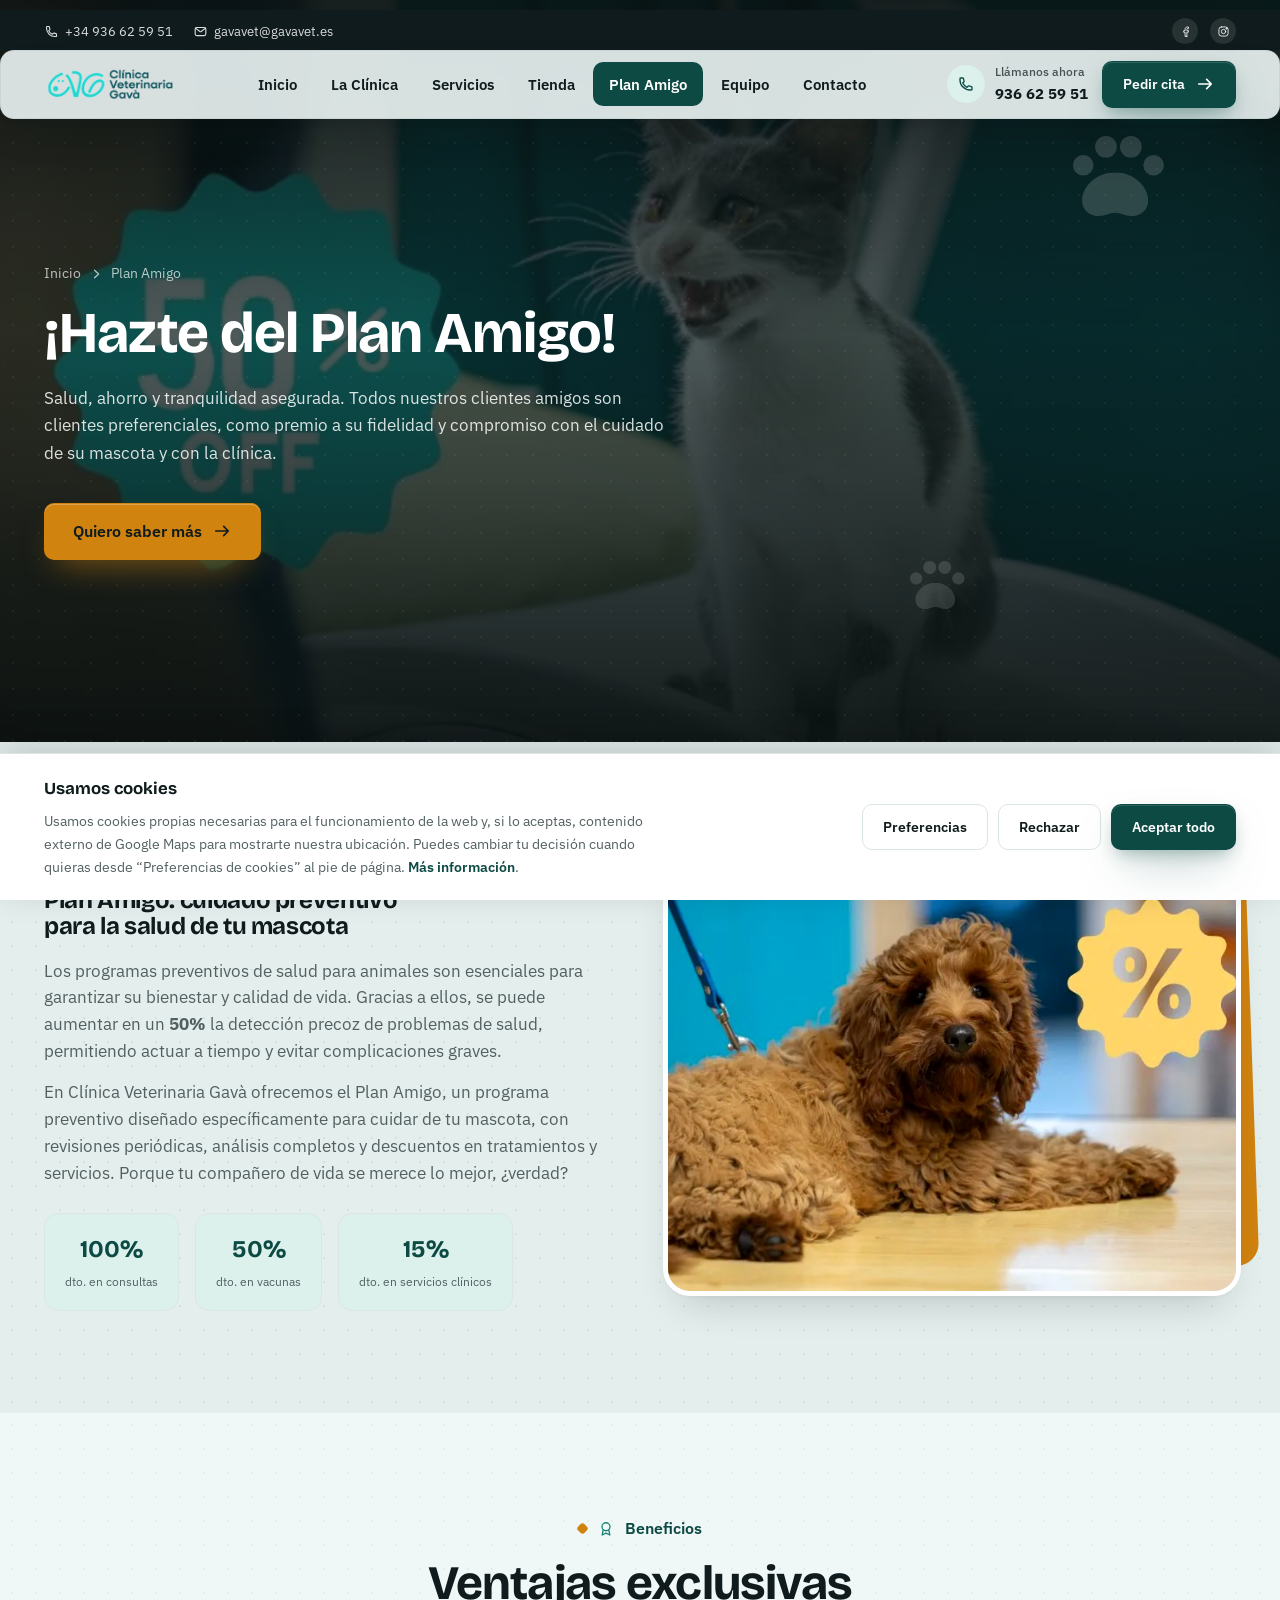
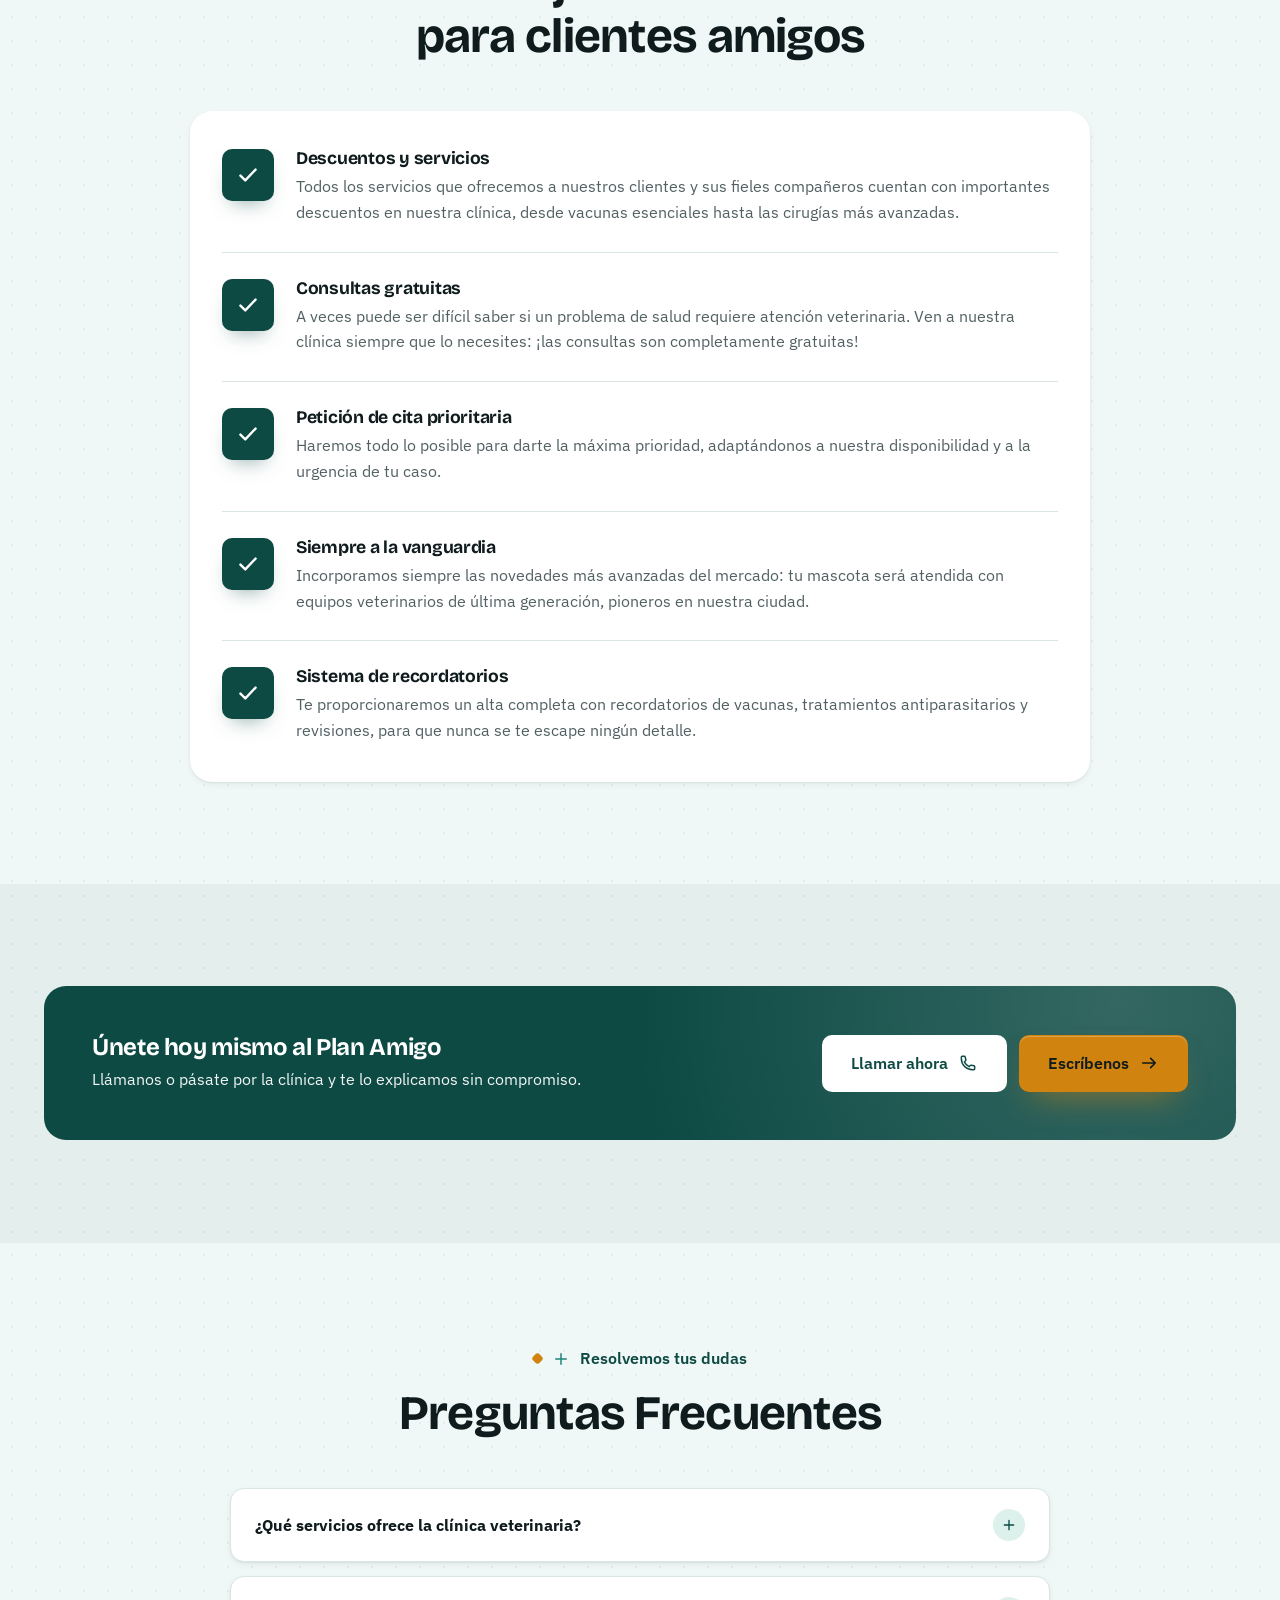
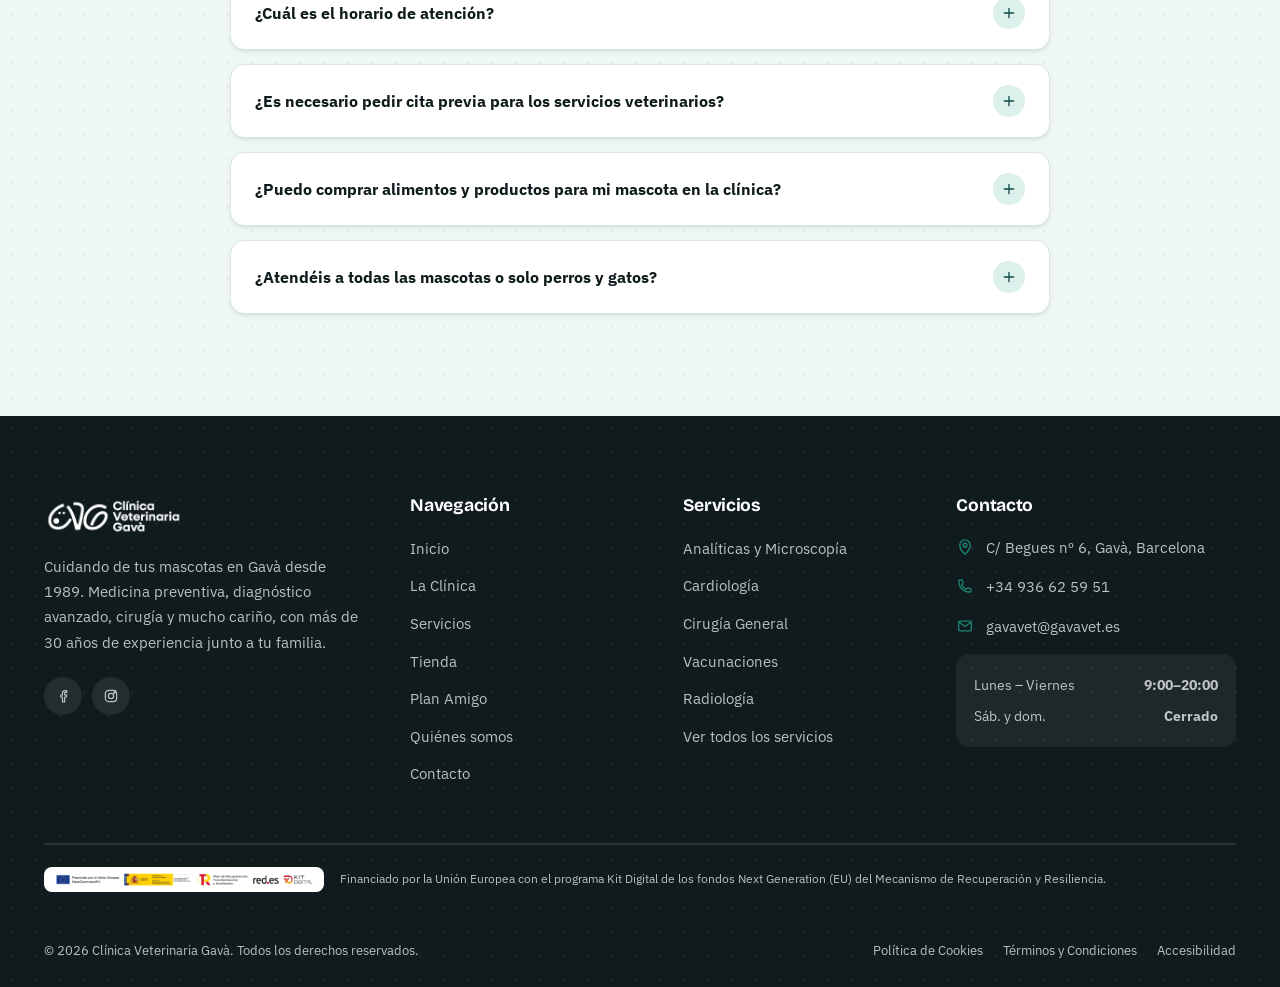
<file: plan-amigo.html>
<!DOCTYPE html>
<html lang="es">
<head>
<meta charset="UTF-8">
<script>document.documentElement.classList.add("js")</script>
<meta name="viewport" content="width=device-width, initial-scale=1.0">
<title>Plan Amigo | Clínica Veterinaria Gavà</title>
<meta name="description" content="Hazte del Plan Amigo: 100% de descuento en consultas, 50% en vacunas y 15% en servicios clínicos. Salud, ahorro y tranquilidad para tu mascota en Gavà.">
<link rel="canonical" href="https://cvg.torrecillas.cat/plan-amigo.html">
<meta property="og:type" content="website">
<meta property="og:url" content="https://cvg.torrecillas.cat/plan-amigo.html">
<meta property="og:title" content="Plan Amigo | Clínica Veterinaria Gavà">
<meta property="og:description" content="Consultas gratuitas, cita prioritaria y grandes descuentos para clientes fieles. Descubre el Plan Amigo.">
<meta property="og:image" content="https://cvg.torrecillas.cat/assets/img/photos/plan-amigo-perro.jpg">
<meta property="og:locale" content="es_ES">
<meta name="twitter:card" content="summary_large_image">
<link rel="icon" type="image/png" sizes="32x32" href="favicon-32.png">
<link rel="apple-touch-icon" href="apple-touch-icon.png">
<meta name="theme-color" content="#0f1b1c">
<link rel="preconnect" href="https://fonts.googleapis.com">
<link rel="preconnect" href="https://fonts.gstatic.com" crossorigin>
<link rel="stylesheet" href="https://fonts.googleapis.com/css2?family=Bricolage+Grotesque:wght@500;600;700;800&family=IBM+Plex+Sans:wght@400;500;600;700&display=swap">
<link rel="preload" as="image" href="assets/img/photos/plan-amigo-gato.webp" type="image/webp" fetchpriority="high">
<link rel="stylesheet" href="assets/css/styles.min.css">
<script type="application/ld+json">
{
  "@context": "https://schema.org",
  "@type": "FAQPage",
  "mainEntity": [
    {
      "@type": "Question",
      "name": "¿Qué servicios ofrece la clínica veterinaria?",
      "acceptedAnswer": {
        "@type": "Answer",
        "text": "En nuestra clínica encontrarás atención médica para mascotas, vacunaciones, desparasitaciones, revisiones rutinarias, cirugías, servicios de diagnóstico (rayos X y análisis), asesoramiento nutricional y mucho más."
      }
    },
    {
      "@type": "Question",
      "name": "¿Cuál es el horario de atención?",
      "acceptedAnswer": {
        "@type": "Answer",
        "text": "Estamos abiertos de lunes a viernes de 9:00 a 20:00."
      }
    },
    {
      "@type": "Question",
      "name": "¿Es necesario pedir cita previa para los servicios veterinarios?",
      "acceptedAnswer": {
        "@type": "Answer",
        "text": "Recomendamos pedir cita para consultas regulares o tratamientos específicos. Llámanos al 936 62 59 51."
      }
    },
    {
      "@type": "Question",
      "name": "¿Puedo comprar alimentos y productos para mi mascota en la clínica?",
      "acceptedAnswer": {
        "@type": "Answer",
        "text": "Sí, contamos con una tienda especializada donde encontrarás alimentos de alta calidad, accesorios y productos recomendados por veterinarios para cuidar a tu mascota."
      }
    },
    {
      "@type": "Question",
      "name": "¿Atendéis a todas las mascotas o solo perros y gatos?",
      "acceptedAnswer": {
        "@type": "Answer",
        "text": "Aunque nuestros pacientes más comunes son perros y gatos, también ofrecemos servicios para pequeños animales como conejos, hurones, aves y algunos animales exóticos. Contáctanos para consultar sobre tu caso específico."
      }
    }
  ]
}
</script>
<script type="application/ld+json">
{
  "@context": "https://schema.org",
  "@type": "BreadcrumbList",
  "itemListElement": [
    {
      "@type": "ListItem",
      "position": 1,
      "name": "Inicio",
      "item": "https://cvg.torrecillas.cat/index.html"
    },
    {
      "@type": "ListItem",
      "position": 2,
      "name": "Plan Amigo",
      "item": "https://cvg.torrecillas.cat/plan-amigo.html"
    }
  ]
}
</script>
</head>
<body>
<a class="visually-hidden" href="#main">Saltar al contenido</a>

<header class="site-header">
  <div class="header-topbar">
    <div class="container">
      <div class="topbar-links">
        <a href="tel:+34936625951"><svg width="15" height="15" aria-hidden="true"><use href="assets/icons.svg#i-phone"></use></svg> +34 936 62 59 51</a>
        <a href="mailto:gavavet@gavavet.es"><svg width="15" height="15" aria-hidden="true"><use href="assets/icons.svg#i-mail"></use></svg> gavavet@gavavet.es</a>
      </div>
      <div class="topbar-social">
        <a href="https://es-es.facebook.com/pages/category/Veterinarian/Clinica-Veterinaria-Gava-424392700956013/" target="_blank" rel="noopener" aria-label="Facebook"><svg aria-hidden="true"><use href="assets/icons.svg#i-facebook"></use></svg></a>
        <a href="https://www.instagram.com/clinicaveterinariagava/" target="_blank" rel="noopener" aria-label="Instagram"><svg aria-hidden="true"><use href="assets/icons.svg#i-instagram"></use></svg></a>
      </div>
    </div>
  </div>
  <nav class="navbar">
    <div class="container">
      <a href="index.html" class="brand"><img src="assets/img/logos/logo-color.png" alt="Clínica Veterinaria Gavà" width="176" height="50"></a>
      <div class="nav-links" id="nav-links">
        <a href="index.html">Inicio</a>
        <a href="la-clinica.html">La Clínica</a>
        <a href="servicios-veterinarios.html">Servicios</a>
        <a href="tienda-para-mascotas.html">Tienda</a>
        <a href="plan-amigo.html" class="is-active" aria-current="page">Plan Amigo</a>
        <a href="quienes-somos.html">Equipo</a>
        <a href="contactanos.html">Contacto</a>
      </div>
      <div class="header-cta">
        <a href="tel:+34936625951" class="header-phone">
          <span class="icon-badge"><svg width="18" height="18" aria-hidden="true"><use href="assets/icons.svg#i-phone"></use></svg></span>
          <span><small>Llámanos ahora</small>936 62 59 51</span>
        </a>
        <a href="contactanos.html" class="btn btn-primary btn-sm">Pedir cita <svg aria-hidden="true"><use href="assets/icons.svg#i-arrow-right"></use></svg></a>
        <button class="nav-toggle" aria-label="Abrir menú" aria-expanded="false" aria-controls="nav-links"><span></span></button>
      </div>
    </div>
  </nav>
</header>

<main id="main">

<section class="page-hero">
  <div class="hero-bg"><picture><source srcset="assets/img/photos/plan-amigo-gato.webp" type="image/webp"><img src="assets/img/photos/plan-amigo-gato.jpg" alt="Gatito en revisión veterinaria" width="1800" height="1200" fetchpriority="high"></picture></div>
  <div class="hero-shapes" aria-hidden="true">
    <svg width="130" height="130" style="top:15%; right:8%; opacity:.16" viewBox="0 0 24 24" aria-hidden="true"><use href="assets/icons.svg#i-paw" fill="#fff"></use></svg>
    <svg width="78" height="78" style="bottom:16%; right:24%; opacity:.13" viewBox="0 0 24 24" aria-hidden="true"><use href="assets/icons.svg#i-paw" fill="#fff"></use></svg>
  </div>
  <div class="container">
    <div class="breadcrumbs"><a href="index.html">Inicio</a> <svg width="14" height="14" aria-hidden="true"><use href="assets/icons.svg#i-chevron-right"></use></svg> <span>Plan Amigo</span></div>
    <h1>¡Hazte del Plan Amigo!</h1>
    <p class="lead">Salud, ahorro y tranquilidad asegurada. Todos nuestros clientes amigos son clientes preferenciales, como premio a su fidelidad y compromiso con el cuidado de su mascota y con la clínica.</p>
    <div class="hero-actions">
      <a href="contactanos.html" class="btn btn-gold">Quiero saber más <svg aria-hidden="true"><use href="assets/icons.svg#i-arrow-right"></use></svg></a>
    </div>
  </div>
</section>

<section class="section-pad bg-surface">
  <div class="container">
    <div class="split">
      <div class="split-copy" data-reveal>
        <div class="eyebrow"><svg aria-hidden="true"><use href="assets/icons.svg#i-heart"></use></svg> Cuidado preventivo</div>
        <h2>Plan Amigo: cuidado preventivo para la salud de tu mascota</h2>
        <p>Los programas preventivos de salud para animales son esenciales para garantizar su bienestar y calidad de vida. Gracias a ellos, se puede aumentar en un <strong>50%</strong> la detección precoz de problemas de salud, permitiendo actuar a tiempo y evitar complicaciones graves.</p>
        <p>En Clínica Veterinaria Gavà ofrecemos el Plan Amigo, un programa preventivo diseñado específicamente para cuidar de tu mascota, con revisiones periódicas, análisis completos y descuentos en tratamientos y servicios. Porque tu compañero de vida se merece lo mejor, ¿verdad?</p>
        <div class="promo-badges">
          <div class="promo-badge on-light"><strong data-count="100" data-suffix="%">100%</strong><span>dto. en consultas</span></div>
          <div class="promo-badge on-light"><strong data-count="50" data-suffix="%">50%</strong><span>dto. en vacunas</span></div>
          <div class="promo-badge on-light"><strong data-count="15" data-suffix="%">15%</strong><span>dto. en servicios clínicos</span></div>
        </div>
      </div>
      <div class="split-media" data-reveal>
        <picture><source srcset="assets/img/photos/plan-amigo-perro.webp" type="image/webp"><img src="assets/img/photos/plan-amigo-perro.jpg" alt="Perro disfrutando del Plan Amigo" width="750" height="500" style="width:100%; height:auto; aspect-ratio:4/3; object-fit:cover;" loading="lazy" decoding="async"></picture>
      </div>
    </div>
  </div>
</section>

<section class="section-pad bg-teal-50">
  <div class="container">
    <div class="section-head centered">
      <div class="eyebrow"><svg aria-hidden="true"><use href="assets/icons.svg#i-award"></use></svg> Beneficios</div>
      <h2>Ventajas exclusivas para clientes amigos</h2>
    </div>
    <div style="max-width:900px; margin-inline:auto; background:var(--surface); border-radius:var(--radius-lg); padding:12px 32px; box-shadow:var(--shadow-sm);" data-reveal>
      <div class="benefit-row">
        <span class="ico"><svg aria-hidden="true"><use href="assets/icons.svg#i-check"></use></svg></span>
        <div><h3>Descuentos y servicios</h3><p>Todos los servicios que ofrecemos a nuestros clientes y sus fieles compañeros cuentan con importantes descuentos en nuestra clínica, desde vacunas esenciales hasta las cirugías más avanzadas.</p></div>
      </div>
      <div class="benefit-row">
        <span class="ico"><svg aria-hidden="true"><use href="assets/icons.svg#i-check"></use></svg></span>
        <div><h3>Consultas gratuitas</h3><p>A veces puede ser difícil saber si un problema de salud requiere atención veterinaria. Ven a nuestra clínica siempre que lo necesites: ¡las consultas son completamente gratuitas!</p></div>
      </div>
      <div class="benefit-row">
        <span class="ico"><svg aria-hidden="true"><use href="assets/icons.svg#i-check"></use></svg></span>
        <div><h3>Petición de cita prioritaria</h3><p>Haremos todo lo posible para darte la máxima prioridad, adaptándonos a nuestra disponibilidad y a la urgencia de tu caso.</p></div>
      </div>
      <div class="benefit-row">
        <span class="ico"><svg aria-hidden="true"><use href="assets/icons.svg#i-check"></use></svg></span>
        <div><h3>Siempre a la vanguardia</h3><p>Incorporamos siempre las novedades más avanzadas del mercado: tu mascota será atendida con equipos veterinarios de última generación, pioneros en nuestra ciudad.</p></div>
      </div>
      <div class="benefit-row">
        <span class="ico"><svg aria-hidden="true"><use href="assets/icons.svg#i-check"></use></svg></span>
        <div><h3>Sistema de recordatorios</h3><p>Te proporcionaremos un alta completa con recordatorios de vacunas, tratamientos antiparasitarios y revisiones, para que nunca se te escape ningún detalle.</p></div>
      </div>
    </div>
  </div>
</section>

<section class="section-pad bg-surface">
  <div class="container">
    <div class="cta-strip">
      <div>
        <h3>Únete hoy mismo al Plan Amigo</h3>
        <p>Llámanos o pásate por la clínica y te lo explicamos sin compromiso.</p>
      </div>
      <div style="display:flex; gap:12px; flex-wrap:wrap;">
        <a href="tel:+34936625951" class="btn" style="background:#fff; color:var(--teal-700);">Llamar ahora <svg aria-hidden="true"><use href="assets/icons.svg#i-phone"></use></svg></a>
        <a href="contactanos.html" class="btn btn-gold">Escríbenos <svg aria-hidden="true"><use href="assets/icons.svg#i-arrow-right"></use></svg></a>
      </div>
    </div>
  </div>
</section>

<section class="section-pad bg-teal-50">
  <div class="container">
    <div class="section-head centered">
      <div class="eyebrow"><svg aria-hidden="true"><use href="assets/icons.svg#i-plus"></use></svg> Resolvemos tus dudas</div>
      <h2>Preguntas Frecuentes</h2>
    </div>
    <div class="faq-list">
      <div class="faq-item">
        <button class="faq-question" aria-expanded="false">¿Qué servicios ofrece la clínica veterinaria?<span class="plus"><svg aria-hidden="true"><use href="assets/icons.svg#i-plus"></use></svg></span></button>
        <div class="faq-answer"><div class="faq-answer-inner">En nuestra clínica encontrarás atención médica para mascotas, vacunaciones, desparasitaciones, revisiones rutinarias, cirugías, servicios de diagnóstico (rayos X y análisis), asesoramiento nutricional y mucho más.</div></div>
      </div>
      <div class="faq-item">
        <button class="faq-question" aria-expanded="false">¿Cuál es el horario de atención?<span class="plus"><svg aria-hidden="true"><use href="assets/icons.svg#i-plus"></use></svg></span></button>
        <div class="faq-answer"><div class="faq-answer-inner">Estamos abiertos de lunes a viernes de 9:00 a 20:00.</div></div>
      </div>
      <div class="faq-item">
        <button class="faq-question" aria-expanded="false">¿Es necesario pedir cita previa para los servicios veterinarios?<span class="plus"><svg aria-hidden="true"><use href="assets/icons.svg#i-plus"></use></svg></span></button>
        <div class="faq-answer"><div class="faq-answer-inner">Recomendamos pedir cita para consultas regulares o tratamientos específicos. Llámanos al 936 62 59 51.</div></div>
      </div>
      <div class="faq-item">
        <button class="faq-question" aria-expanded="false">¿Puedo comprar alimentos y productos para mi mascota en la clínica?<span class="plus"><svg aria-hidden="true"><use href="assets/icons.svg#i-plus"></use></svg></span></button>
        <div class="faq-answer"><div class="faq-answer-inner">Sí, contamos con una tienda especializada donde encontrarás alimentos de alta calidad, accesorios y productos recomendados por veterinarios para cuidar a tu mascota.</div></div>
      </div>
      <div class="faq-item">
        <button class="faq-question" aria-expanded="false">¿Atendéis a todas las mascotas o solo perros y gatos?<span class="plus"><svg aria-hidden="true"><use href="assets/icons.svg#i-plus"></use></svg></span></button>
        <div class="faq-answer"><div class="faq-answer-inner">Aunque nuestros pacientes más comunes son perros y gatos, también ofrecemos servicios para pequeños animales como conejos, hurones, aves y algunos animales exóticos. Contáctanos para consultar sobre tu caso específico.</div></div>
      </div>
    </div>
  </div>
</section>

</main>

<footer class="site-footer">
  <div class="container">
    <div class="footer-top">
      <div class="footer-brand">
        <img  src="assets/img/logos/logo-color.png" alt="Clínica Veterinaria Gavà" style="filter:brightness(0) invert(1);" width="600" height="172" loading="lazy" decoding="async">
        <p>Cuidando de tus mascotas en Gavà desde 1989. Medicina preventiva, diagnóstico avanzado, cirugía y mucho cariño, con más de 30 años de experiencia junto a tu familia.</p>
        <div class="footer-social">
          <a href="https://es-es.facebook.com/pages/category/Veterinarian/Clinica-Veterinaria-Gava-424392700956013/" target="_blank" rel="noopener" aria-label="Facebook"><svg aria-hidden="true"><use href="assets/icons.svg#i-facebook"></use></svg></a>
          <a href="https://www.instagram.com/clinicaveterinariagava/" target="_blank" rel="noopener" aria-label="Instagram"><svg aria-hidden="true"><use href="assets/icons.svg#i-instagram"></use></svg></a>
        </div>
      </div>
      <div class="footer-col">
        <h3>Navegación</h3>
        <ul>
          <li><a href="index.html">Inicio</a></li>
          <li><a href="la-clinica.html">La Clínica</a></li>
          <li><a href="servicios-veterinarios.html">Servicios</a></li>
          <li><a href="tienda-para-mascotas.html">Tienda</a></li>
          <li><a href="plan-amigo.html">Plan Amigo</a></li>
          <li><a href="quienes-somos.html">Quiénes somos</a></li>
          <li><a href="contactanos.html">Contacto</a></li>
        </ul>
      </div>
      <div class="footer-col">
        <h3>Servicios</h3>
        <ul>
          <li><a href="servicios-veterinarios.html#analiticas">Analíticas y Microscopía</a></li>
          <li><a href="servicios-veterinarios.html#cardiologia">Cardiología</a></li>
          <li><a href="servicios-veterinarios.html#cirugia">Cirugía General</a></li>
          <li><a href="servicios-veterinarios.html#vacunaciones">Vacunaciones</a></li>
          <li><a href="servicios-veterinarios.html#radiologia">Radiología</a></li>
          <li><a href="servicios-veterinarios.html">Ver todos los servicios</a></li>
        </ul>
      </div>
      <div class="footer-col">
        <h3>Contacto</h3>
        <div class="footer-contact-item"><svg aria-hidden="true"><use href="assets/icons.svg#i-pin"></use></svg><span>C/ Begues nº 6, Gavà, Barcelona</span></div>
        <div class="footer-contact-item"><svg aria-hidden="true"><use href="assets/icons.svg#i-phone"></use></svg><a href="tel:+34936625951">+34 936 62 59 51</a></div>
        <div class="footer-contact-item"><svg aria-hidden="true"><use href="assets/icons.svg#i-mail"></use></svg><a href="mailto:gavavet@gavavet.es">gavavet@gavavet.es</a></div>
        <div class="footer-hours">
          <div><span>Lunes – Viernes</span><strong>9:00–20:00</strong></div>
          <div><span>Sáb. y dom.</span><strong>Cerrado</strong></div>
        </div>
      </div>
    </div>
    <div class="footer-kit">
      <picture><source srcset="assets/img/photos/kit-digital.webp" type="image/webp"><img  src="assets/img/photos/kit-digital.jpg" alt="Logotipos Unión Europea, red.es, Gobierno de España y Kit Digital" width="1200" height="69" loading="lazy" decoding="async"></picture>
      <span>Financiado por la Unión Europea con el programa Kit Digital de los fondos Next Generation (EU) del Mecanismo de Recuperación y Resiliencia.</span>
    </div>
    <div class="footer-bottom">
      <span>© <span data-year></span> Clínica Veterinaria Gavà. Todos los derechos reservados.</span>
      <div class="footer-bottom-links">
        <a href="politica-cookies.html">Política de Cookies</a>
        <a href="terminos-y-condiciones.html">Términos y Condiciones</a>
        <a href="accesibilidad.html">Accesibilidad</a>
        <button type="button" class="footer-cookie-link" id="cookie-reopen-btn">Preferencias de cookies</button>
      </div>
    </div>
  </div>
</footer>

<div class="float-actions">  <button class="float-btn top" aria-label="Volver arriba"><svg class="progress-ring" viewBox="0 0 56 56" aria-hidden="true"><circle class="progress-ring-track" cx="28" cy="28" r="26.5"></circle><circle class="progress-ring-fill" cx="28" cy="28" r="26.5"></circle></svg><svg style="transform:rotate(-90deg)" aria-hidden="true"><use href="assets/icons.svg#i-arrow-right"></use></svg></button>
</div>

<div class="cookie-banner" id="cookie-banner" role="dialog" aria-live="polite" aria-label="Aviso de cookies" hidden>
  <div class="cookie-banner-inner">
    <div class="cookie-banner-text">
      <strong>Usamos cookies</strong>
      <p>Usamos cookies propias necesarias para el funcionamiento de la web y, si lo aceptas, contenido externo de Google Maps para mostrarte nuestra ubicación. Puedes cambiar tu decisión cuando quieras desde “Preferencias de cookies” al pie de página. <a href="politica-cookies.html">Más información</a>.</p>
    </div>
    <div class="cookie-banner-actions">
      <button type="button" class="btn btn-outline btn-sm" id="cookie-prefs-btn" aria-expanded="false" aria-controls="cookie-prefs-panel">Preferencias</button>
      <button type="button" class="btn btn-outline btn-sm" id="cookie-reject-btn">Rechazar</button>
      <button type="button" class="btn btn-primary btn-sm" id="cookie-accept-btn">Aceptar todo</button>
    </div>
  </div>
  <div class="cookie-prefs-panel" id="cookie-prefs-panel" hidden>
    <div class="cookie-prefs-panel-inner">
      <div class="cookie-pref-row">
        <div><strong>Necesarias</strong><span>Imprescindibles para el funcionamiento del sitio y para recordar tu elección de cookies. Siempre activas.</span></div>
        <input type="checkbox" checked disabled aria-label="Cookies necesarias, siempre activas">
      </div>
      <div class="cookie-pref-row">
        <div><strong>Contenido externo (Google Maps)</strong><span>Permite mostrar el mapa de nuestra ubicación incrustado desde Google Maps, que puede establecer sus propias cookies.</span></div>
        <input type="checkbox" id="cookie-pref-maps" aria-label="Permitir contenido externo de Google Maps">
      </div>
      <button type="button" class="btn btn-primary btn-sm" id="cookie-save-prefs-btn">Guardar preferencias</button>
    </div>
  </div>
</div>
<script src="assets/js/main.min.js"></script>
</body>
</html>
</file>
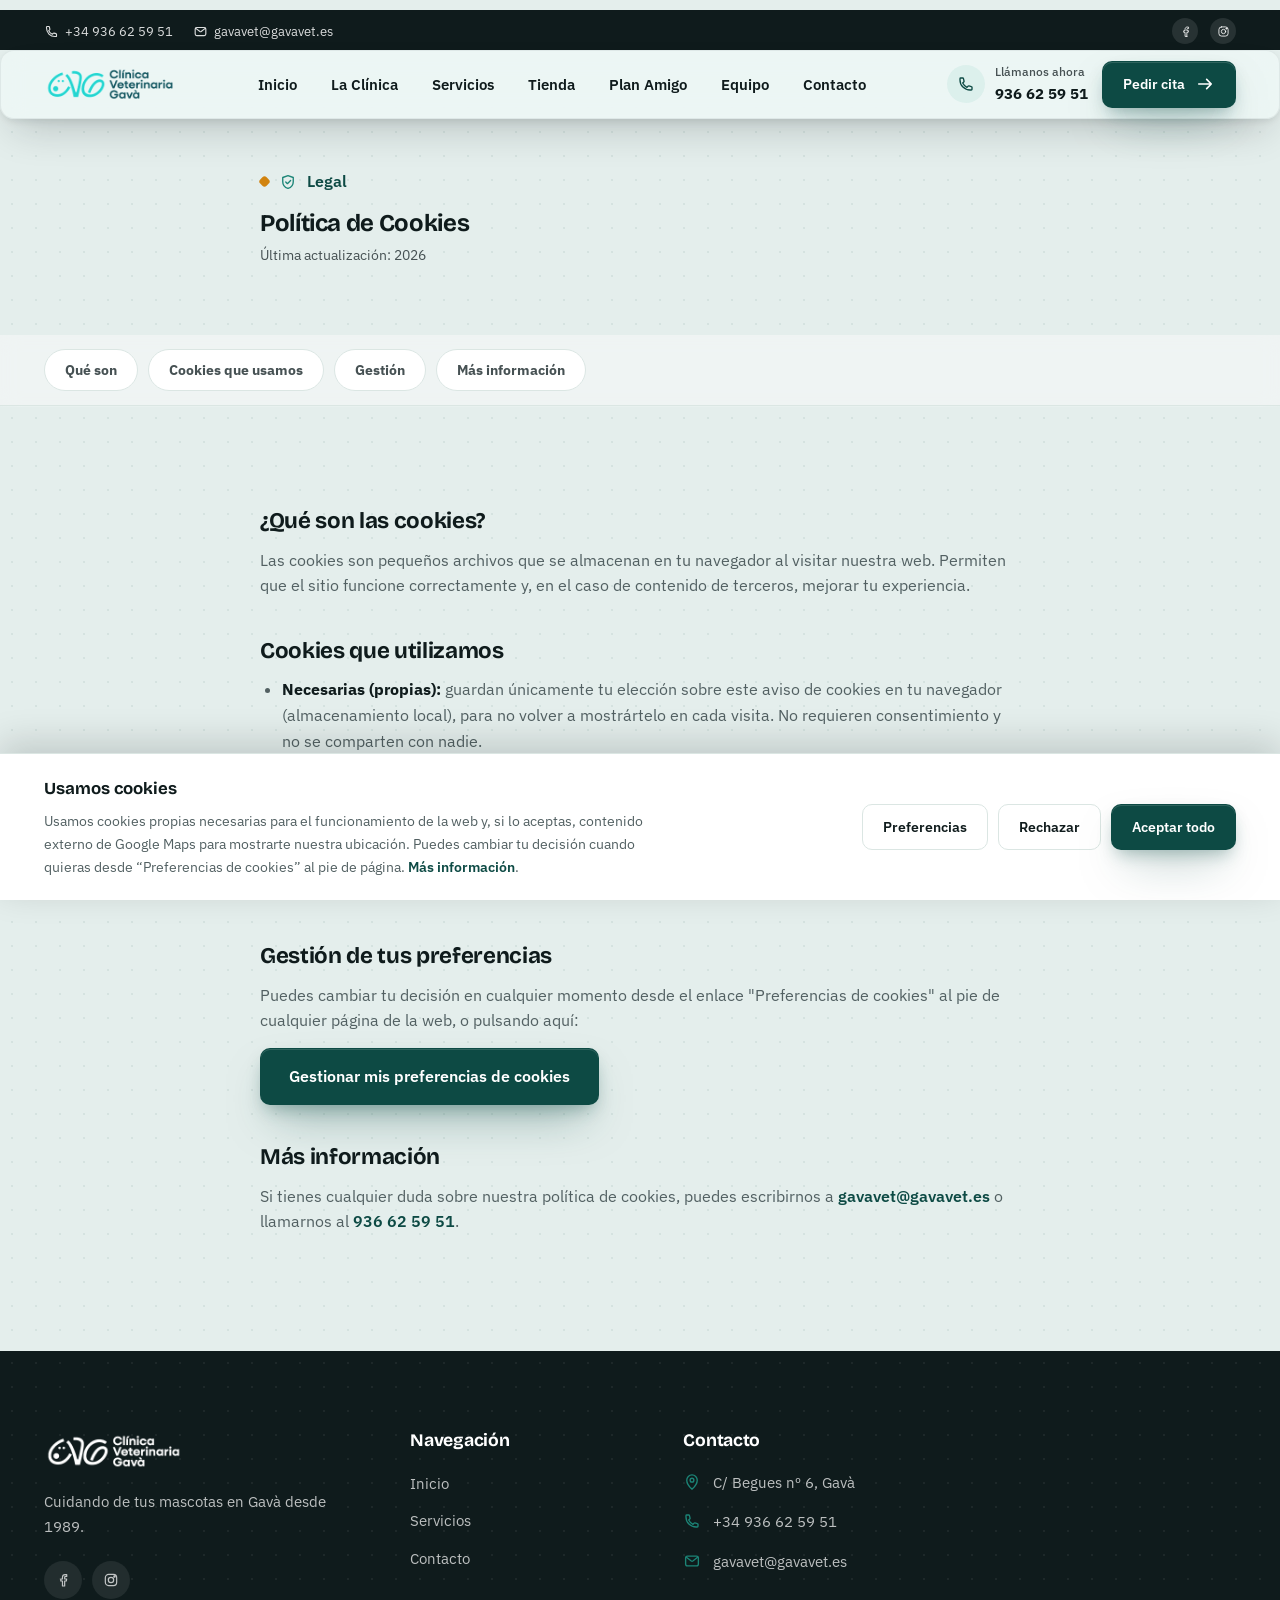
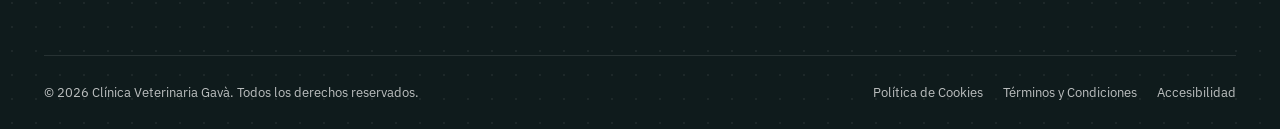
<file: politica-cookies.html>
<!DOCTYPE html>
<html lang="es">
<head>
<meta charset="UTF-8">
<script>document.documentElement.classList.add("js")</script>
<meta name="viewport" content="width=device-width, initial-scale=1.0">
<title>Política de Cookies | Clínica Veterinaria Gavà</title>
<meta name="description" content="Información sobre el uso de cookies en la web de Clínica Veterinaria Gavà.">
<link rel="canonical" href="https://cvg.torrecillas.cat/politica-cookies.html">
<meta name="robots" content="noindex, follow">
<link rel="icon" type="image/png" sizes="32x32" href="favicon-32.png">
<link rel="apple-touch-icon" href="apple-touch-icon.png">
<meta name="theme-color" content="#0f1b1c">
<link rel="preconnect" href="https://fonts.googleapis.com">
<link rel="preconnect" href="https://fonts.gstatic.com" crossorigin>
<link rel="stylesheet" href="https://fonts.googleapis.com/css2?family=Bricolage+Grotesque:wght@500;600;700;800&family=IBM+Plex+Sans:wght@400;500;600;700&display=swap">
<link rel="stylesheet" href="assets/css/styles.min.css">
</head>
<body>
<a class="visually-hidden" href="#main">Saltar al contenido</a>

<header class="site-header">
  <div class="header-topbar">
    <div class="container">
      <div class="topbar-links">
        <a href="tel:+34936625951"><svg width="15" height="15" aria-hidden="true"><use href="assets/icons.svg#i-phone"></use></svg> +34 936 62 59 51</a>
        <a href="mailto:gavavet@gavavet.es"><svg width="15" height="15" aria-hidden="true"><use href="assets/icons.svg#i-mail"></use></svg> gavavet@gavavet.es</a>
      </div>
      <div class="topbar-social">
        <a href="https://es-es.facebook.com/pages/category/Veterinarian/Clinica-Veterinaria-Gava-424392700956013/" target="_blank" rel="noopener" aria-label="Facebook"><svg aria-hidden="true"><use href="assets/icons.svg#i-facebook"></use></svg></a>
        <a href="https://www.instagram.com/clinicaveterinariagava/" target="_blank" rel="noopener" aria-label="Instagram"><svg aria-hidden="true"><use href="assets/icons.svg#i-instagram"></use></svg></a>
      </div>
    </div>
  </div>
  <nav class="navbar">
    <div class="container">
      <a href="index.html" class="brand"><img src="assets/img/logos/logo-color.png" alt="Clínica Veterinaria Gavà" width="176" height="50"></a>
      <div class="nav-links" id="nav-links">
        <a href="index.html">Inicio</a>
        <a href="la-clinica.html">La Clínica</a>
        <a href="servicios-veterinarios.html">Servicios</a>
        <a href="tienda-para-mascotas.html">Tienda</a>
        <a href="plan-amigo.html">Plan Amigo</a>
        <a href="quienes-somos.html">Equipo</a>
        <a href="contactanos.html">Contacto</a>
      </div>
      <div class="header-cta">
        <a href="tel:+34936625951" class="header-phone">
          <span class="icon-badge"><svg width="18" height="18" aria-hidden="true"><use href="assets/icons.svg#i-phone"></use></svg></span>
          <span><small>Llámanos ahora</small>936 62 59 51</span>
        </a>
        <a href="contactanos.html" class="btn btn-primary btn-sm">Pedir cita <svg aria-hidden="true"><use href="assets/icons.svg#i-arrow-right"></use></svg></a>
        <button class="nav-toggle" aria-label="Abrir menú" aria-expanded="false" aria-controls="nav-links"><span></span></button>
      </div>
    </div>
  </nav>
</header>

<main id="main">
<section class="section-pad bg-surface" style="padding-top:168px; padding-bottom:32px;">
  <div class="container">
    <div class="prose">
      <div class="eyebrow"><svg aria-hidden="true"><use href="assets/icons.svg#i-shield"></use></svg> Legal</div>
      <h1 style="margin-bottom:8px;">Política de Cookies</h1>
      <span class="updated-note">Última actualización: 2026</span>
    </div>
  </div>
</section>

<nav class="service-subnav" aria-label="Secciones de la página">
  <div class="container">
    <div class="service-subnav-inner">
      <a href="#que-son">Qué son</a>
      <a href="#cookies-usadas">Cookies que usamos</a>
      <a href="#gestion">Gestión</a>
      <a href="#mas-info">Más información</a>
    </div>
  </div>
</nav>

<section class="section-pad bg-surface">
  <div class="container">
    <div class="prose">
      <h2 id="que-son" class="anchor-target">¿Qué son las cookies?</h2>
      <p>Las cookies son pequeños archivos que se almacenan en tu navegador al visitar nuestra web. Permiten que el sitio funcione correctamente y, en el caso de contenido de terceros, mejorar tu experiencia.</p>

      <h2 id="cookies-usadas" class="anchor-target">Cookies que utilizamos</h2>
      <ul>
        <li><strong>Necesarias (propias):</strong> guardan únicamente tu elección sobre este aviso de cookies en tu navegador (almacenamiento local), para no volver a mostrártelo en cada visita. No requieren consentimiento y no se comparten con nadie.</li>
        <li><strong>Contenido externo — Google Maps:</strong> si aceptas esta categoría, se carga el mapa incrustado de Google para mostrarte nuestra ubicación. Google puede establecer sus propias cookies al cargar este contenido. Consulta la <a href="https://policies.google.com/privacy" target="_blank" rel="noopener">política de privacidad de Google</a>.</li>
      </ul>
      <p>No utilizamos cookies de análisis ni de publicidad. Las fuentes tipográficas (Google Fonts) se cargan siempre, ya que no instalan cookies ni recogen datos personales.</p>

      <h2 id="gestion" class="anchor-target">Gestión de tus preferencias</h2>
      <p>Puedes cambiar tu decisión en cualquier momento desde el enlace "Preferencias de cookies" al pie de cualquier página de la web, o pulsando aquí:</p>
      <button type="button" class="btn btn-primary cookie-manage-btn">Gestionar mis preferencias de cookies</button>

      <h2 id="mas-info" class="anchor-target">Más información</h2>
      <p>Si tienes cualquier duda sobre nuestra política de cookies, puedes escribirnos a <a href="mailto:gavavet@gavavet.es">gavavet@gavavet.es</a> o llamarnos al <a href="tel:+34936625951">936 62 59 51</a>.</p>
    </div>
  </div>
</section>
</main>

<footer class="site-footer">
  <div class="container">
    <div class="footer-top">
      <div class="footer-brand">
        <img  src="assets/img/logos/logo-color.png" alt="Clínica Veterinaria Gavà" style="filter:brightness(0) invert(1);" width="600" height="172" loading="lazy" decoding="async">
        <p>Cuidando de tus mascotas en Gavà desde 1989.</p>
        <div class="footer-social">
          <a href="https://es-es.facebook.com/pages/category/Veterinarian/Clinica-Veterinaria-Gava-424392700956013/" target="_blank" rel="noopener" aria-label="Facebook"><svg aria-hidden="true"><use href="assets/icons.svg#i-facebook"></use></svg></a>
          <a href="https://www.instagram.com/clinicaveterinariagava/" target="_blank" rel="noopener" aria-label="Instagram"><svg aria-hidden="true"><use href="assets/icons.svg#i-instagram"></use></svg></a>
        </div>
      </div>
      <div class="footer-col">
        <h3>Navegación</h3>
        <ul>
          <li><a href="index.html">Inicio</a></li>
          <li><a href="servicios-veterinarios.html">Servicios</a></li>
          <li><a href="contactanos.html">Contacto</a></li>
        </ul>
      </div>
      <div class="footer-col">
        <h3>Contacto</h3>
        <div class="footer-contact-item"><svg aria-hidden="true"><use href="assets/icons.svg#i-pin"></use></svg><span>C/ Begues nº 6, Gavà</span></div>
        <div class="footer-contact-item"><svg aria-hidden="true"><use href="assets/icons.svg#i-phone"></use></svg><a href="tel:+34936625951">+34 936 62 59 51</a></div>
        <div class="footer-contact-item"><svg aria-hidden="true"><use href="assets/icons.svg#i-mail"></use></svg><a href="mailto:gavavet@gavavet.es">gavavet@gavavet.es</a></div>
      </div>
    </div>
    <div class="footer-bottom">
      <span>© <span data-year></span> Clínica Veterinaria Gavà. Todos los derechos reservados.</span>
      <div class="footer-bottom-links">
        <a href="politica-cookies.html">Política de Cookies</a>
        <a href="terminos-y-condiciones.html">Términos y Condiciones</a>
        <a href="accesibilidad.html">Accesibilidad</a>
        <button type="button" class="footer-cookie-link" id="cookie-reopen-btn">Preferencias de cookies</button>
      </div>
    </div>
  </div>
</footer>

<div class="float-actions">  <button class="float-btn top" aria-label="Volver arriba"><svg class="progress-ring" viewBox="0 0 56 56" aria-hidden="true"><circle class="progress-ring-track" cx="28" cy="28" r="26.5"></circle><circle class="progress-ring-fill" cx="28" cy="28" r="26.5"></circle></svg><svg style="transform:rotate(-90deg)" aria-hidden="true"><use href="assets/icons.svg#i-arrow-right"></use></svg></button>
</div>

<div class="cookie-banner" id="cookie-banner" role="dialog" aria-live="polite" aria-label="Aviso de cookies" hidden>
  <div class="cookie-banner-inner">
    <div class="cookie-banner-text">
      <strong>Usamos cookies</strong>
      <p>Usamos cookies propias necesarias para el funcionamiento de la web y, si lo aceptas, contenido externo de Google Maps para mostrarte nuestra ubicación. Puedes cambiar tu decisión cuando quieras desde “Preferencias de cookies” al pie de página. <a href="politica-cookies.html">Más información</a>.</p>
    </div>
    <div class="cookie-banner-actions">
      <button type="button" class="btn btn-outline btn-sm" id="cookie-prefs-btn" aria-expanded="false" aria-controls="cookie-prefs-panel">Preferencias</button>
      <button type="button" class="btn btn-outline btn-sm" id="cookie-reject-btn">Rechazar</button>
      <button type="button" class="btn btn-primary btn-sm" id="cookie-accept-btn">Aceptar todo</button>
    </div>
  </div>
  <div class="cookie-prefs-panel" id="cookie-prefs-panel" hidden>
    <div class="cookie-prefs-panel-inner">
      <div class="cookie-pref-row">
        <div><strong>Necesarias</strong><span>Imprescindibles para el funcionamiento del sitio y para recordar tu elección de cookies. Siempre activas.</span></div>
        <input type="checkbox" checked disabled aria-label="Cookies necesarias, siempre activas">
      </div>
      <div class="cookie-pref-row">
        <div><strong>Contenido externo (Google Maps)</strong><span>Permite mostrar el mapa de nuestra ubicación incrustado desde Google Maps, que puede establecer sus propias cookies.</span></div>
        <input type="checkbox" id="cookie-pref-maps" aria-label="Permitir contenido externo de Google Maps">
      </div>
      <button type="button" class="btn btn-primary btn-sm" id="cookie-save-prefs-btn">Guardar preferencias</button>
    </div>
  </div>
</div>
<script src="assets/js/main.min.js"></script>
</body>
</html>
</file>
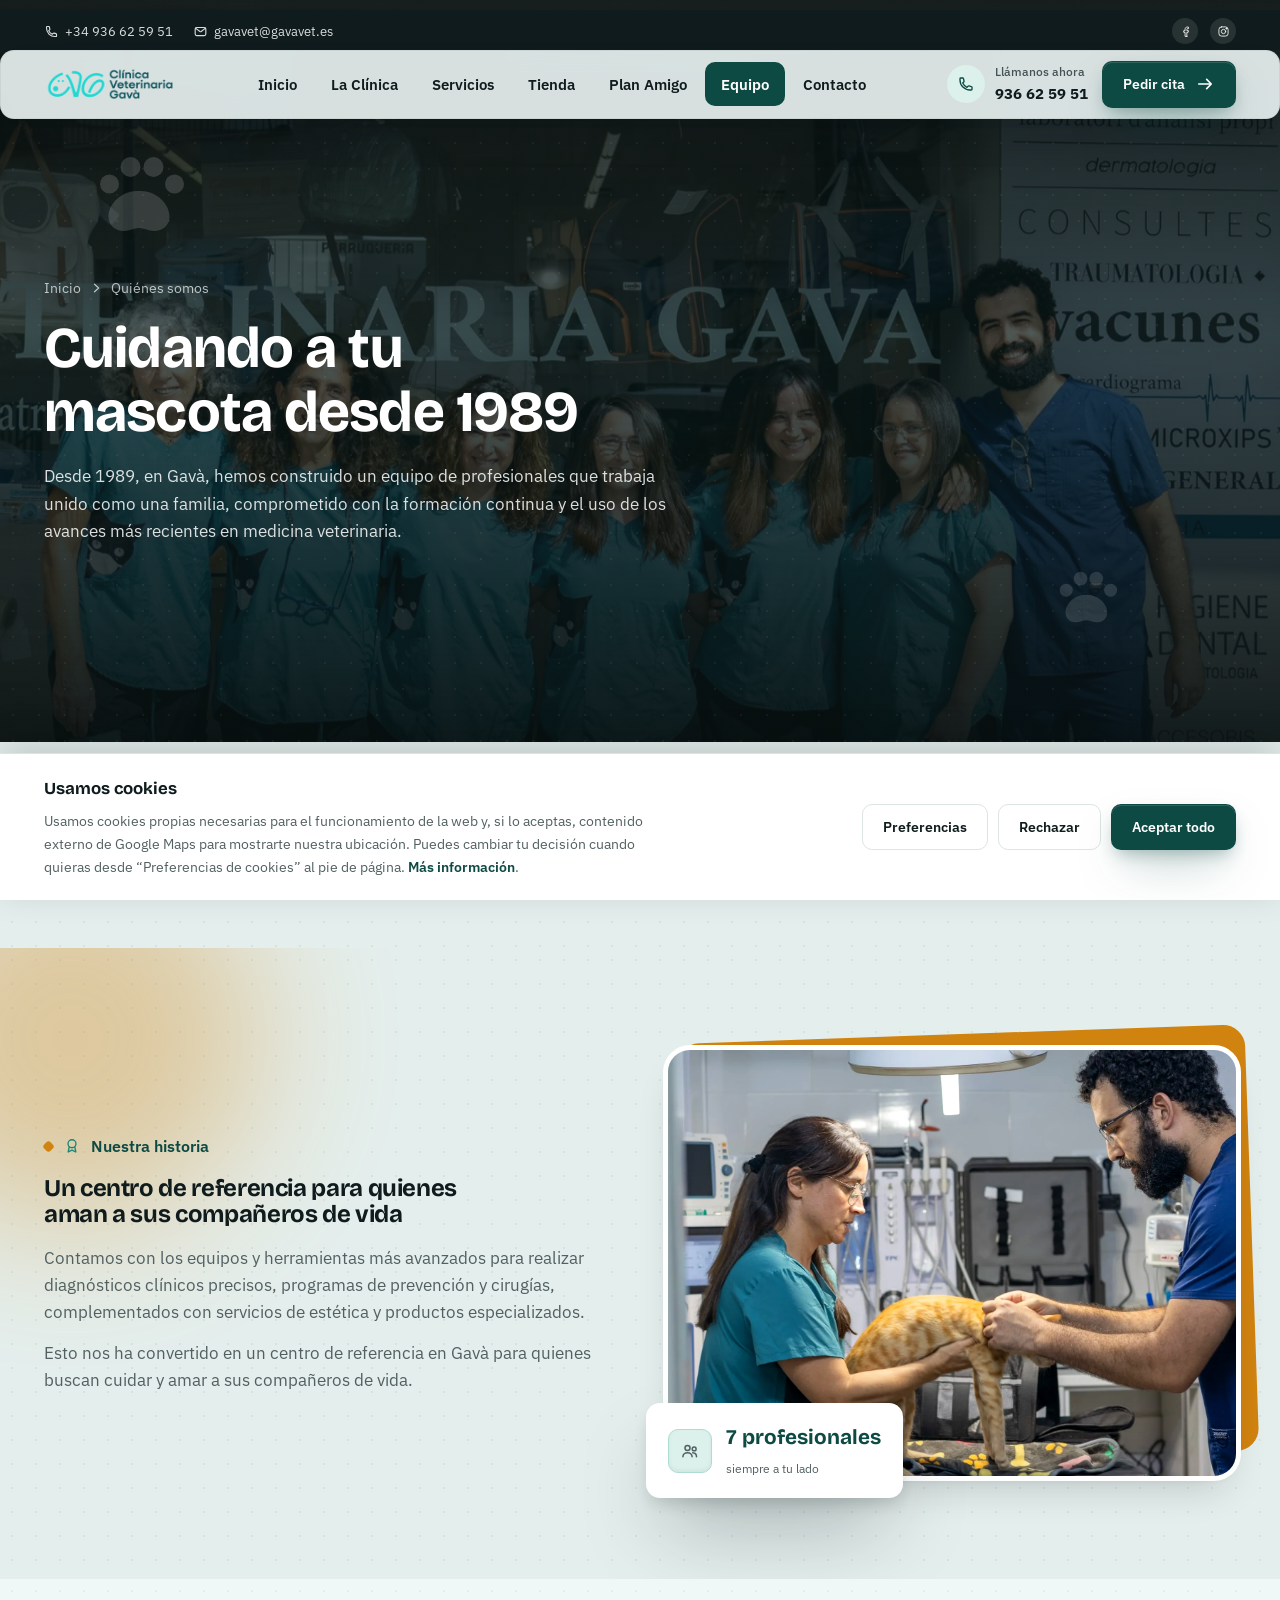
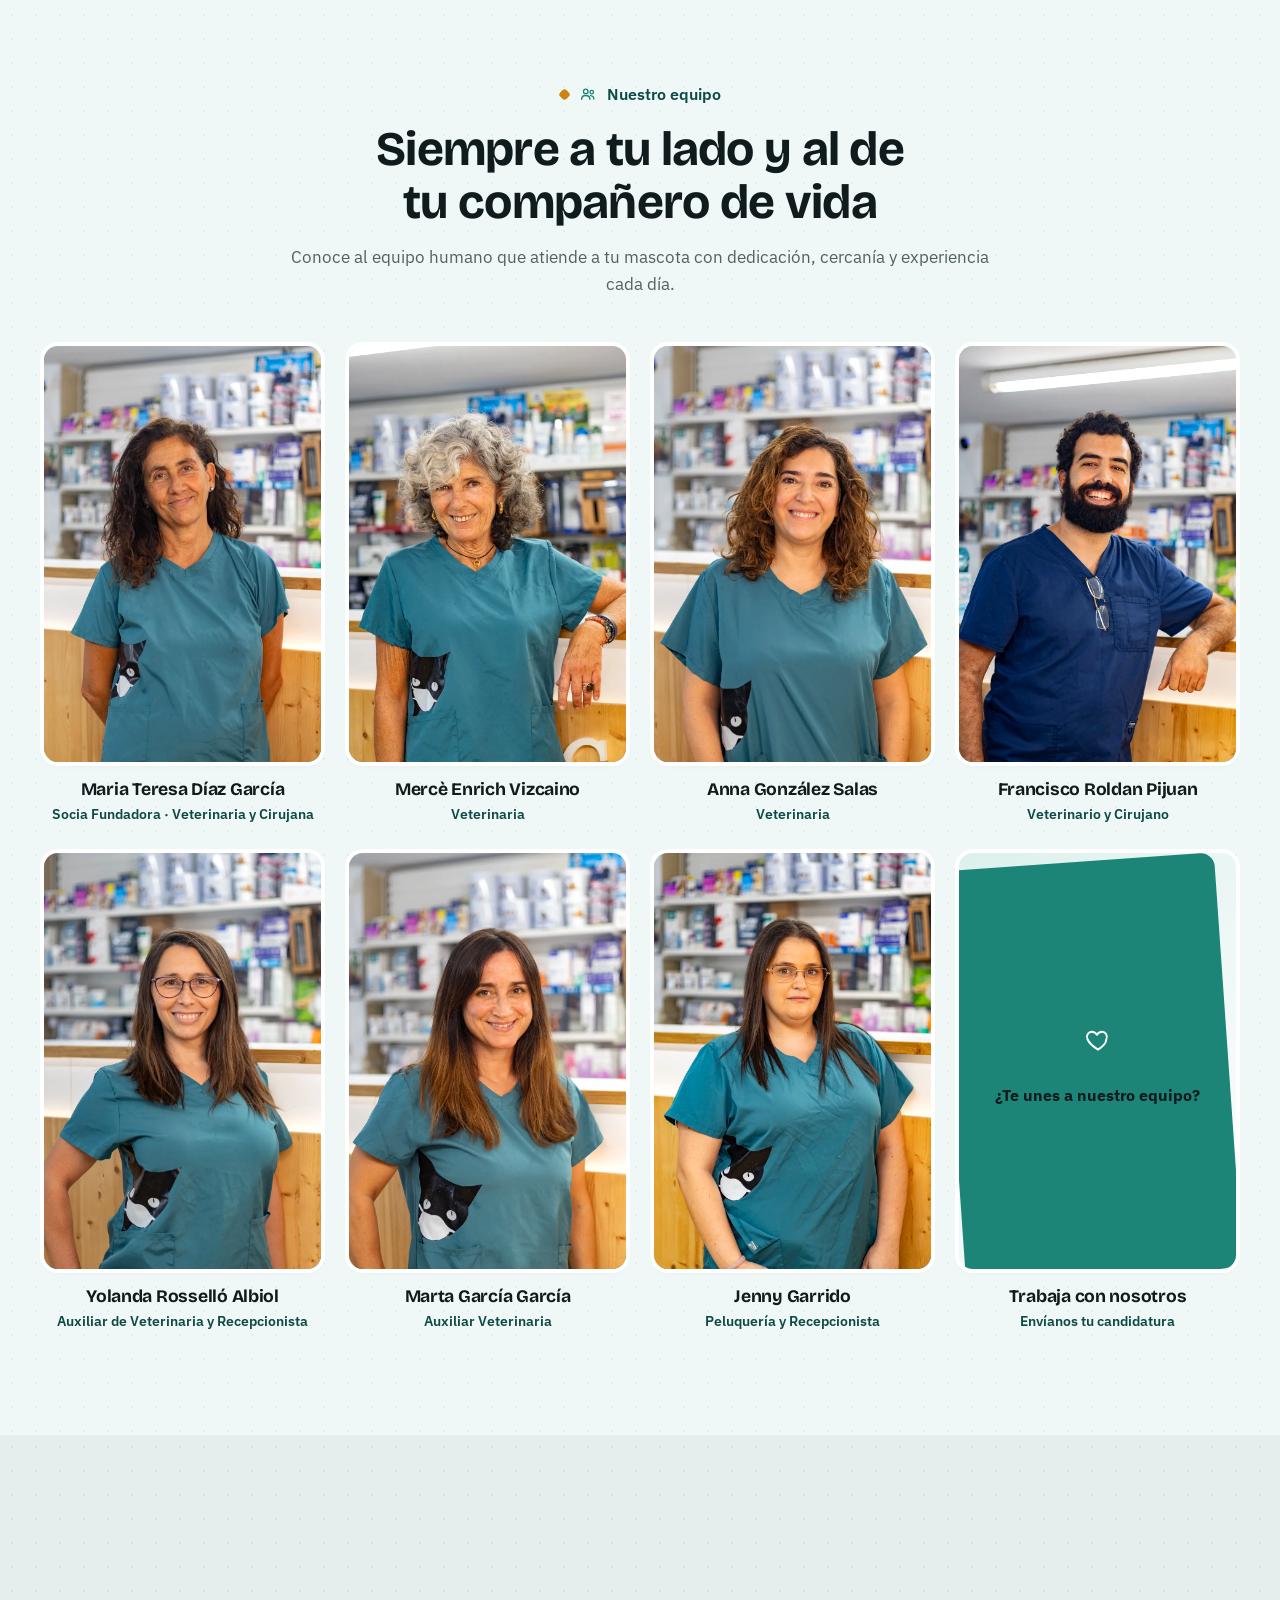
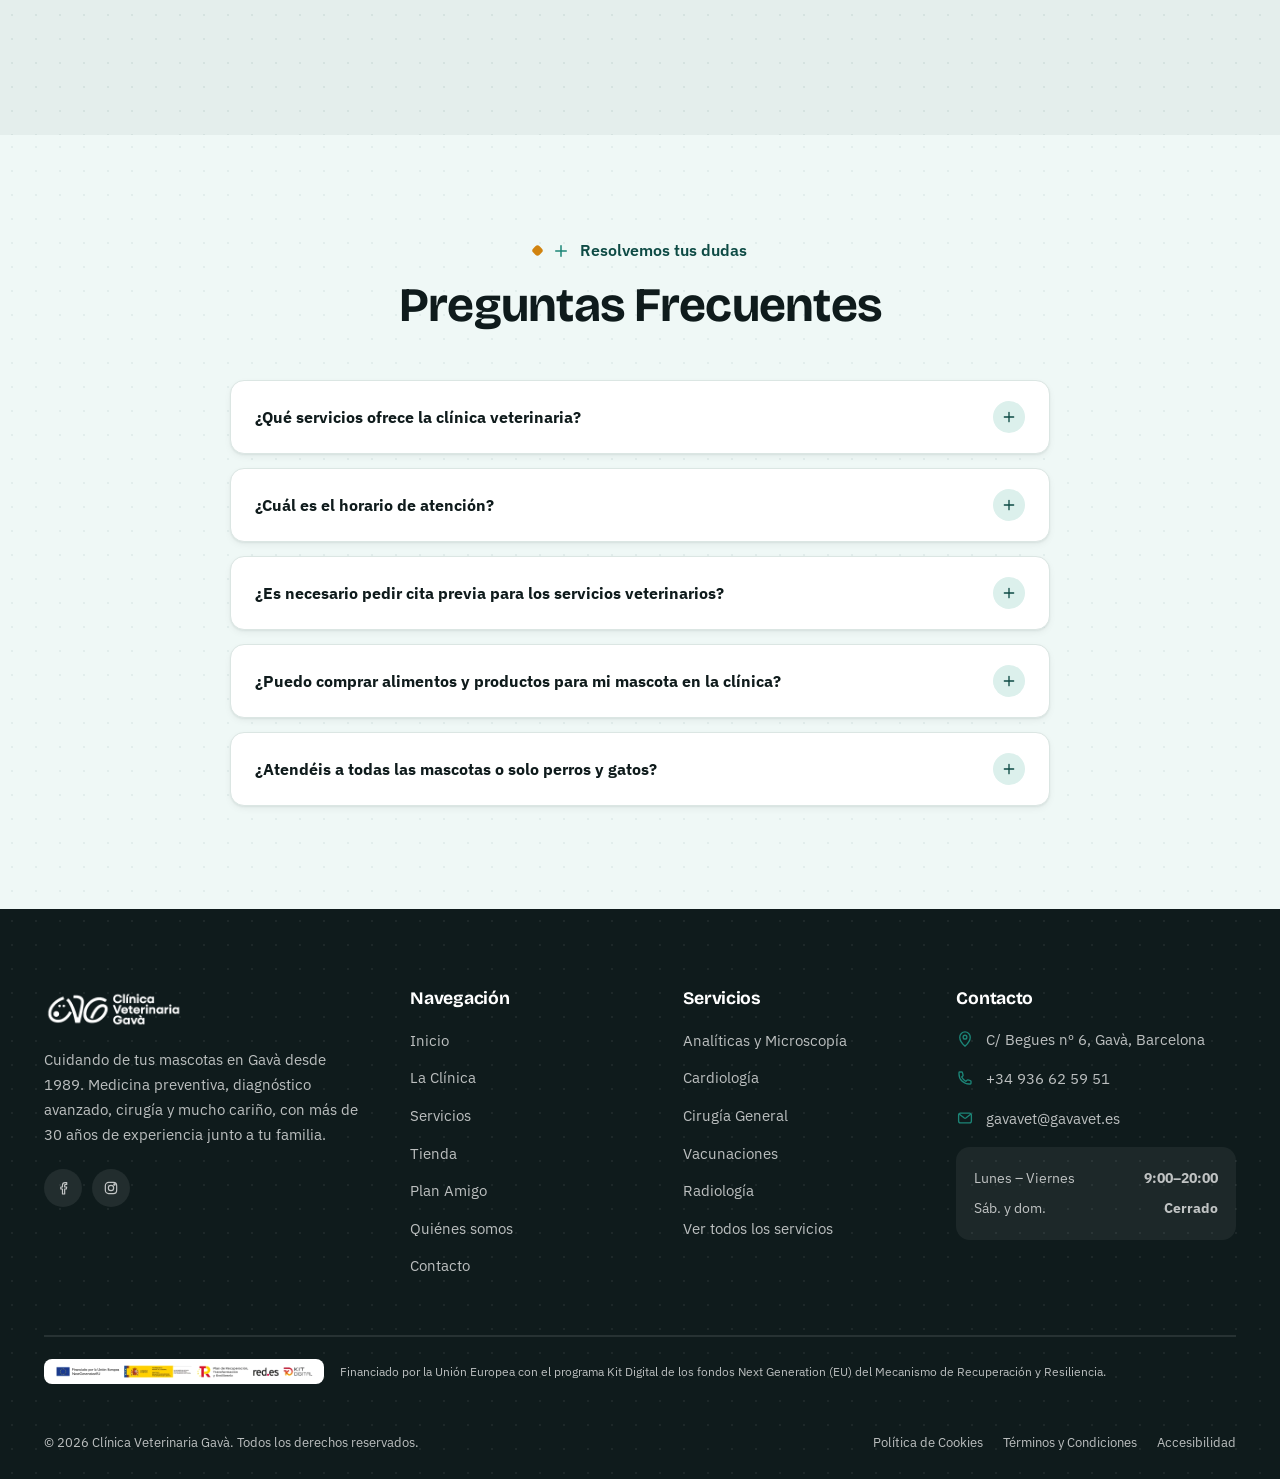
<file: quienes-somos.html>
<!DOCTYPE html>
<html lang="es">
<head>
<meta charset="UTF-8">
<script>document.documentElement.classList.add("js")</script>
<meta name="viewport" content="width=device-width, initial-scale=1.0">
<title>Quiénes Somos | Clínica Veterinaria Gavà</title>
<meta name="description" content="Desde 1989, un equipo de profesionales veterinarios comprometido con la formación continua y el cuidado cercano de tu mascota en Gavà.">
<link rel="canonical" href="https://cvg.torrecillas.cat/quienes-somos.html">
<meta property="og:type" content="website">
<meta property="og:url" content="https://cvg.torrecillas.cat/quienes-somos.html">
<meta property="og:title" content="Quiénes Somos | Clínica Veterinaria Gavà">
<meta property="og:description" content="Conoce al equipo que cuida de tu mascota como si fuera de la familia, desde 1989.">
<meta property="og:image" content="https://cvg.torrecillas.cat/assets/img/photos/equipo-grupo.jpg">
<meta property="og:locale" content="es_ES">
<meta name="twitter:card" content="summary_large_image">
<link rel="icon" type="image/png" sizes="32x32" href="favicon-32.png">
<link rel="apple-touch-icon" href="apple-touch-icon.png">
<meta name="theme-color" content="#0f1b1c">
<link rel="preconnect" href="https://fonts.googleapis.com">
<link rel="preconnect" href="https://fonts.gstatic.com" crossorigin>
<link rel="stylesheet" href="https://fonts.googleapis.com/css2?family=Bricolage+Grotesque:wght@500;600;700;800&family=IBM+Plex+Sans:wght@400;500;600;700&display=swap">
<link rel="preload" as="image" href="assets/img/photos/equipo-grupo.webp" type="image/webp" fetchpriority="high">
<link rel="stylesheet" href="assets/css/styles.min.css">
<script type="application/ld+json">
{
  "@context": "https://schema.org",
  "@type": "FAQPage",
  "mainEntity": [
    {
      "@type": "Question",
      "name": "¿Qué servicios ofrece la clínica veterinaria?",
      "acceptedAnswer": {
        "@type": "Answer",
        "text": "En nuestra clínica encontrarás atención médica para mascotas, vacunaciones, desparasitaciones, revisiones rutinarias, cirugías, servicios de diagnóstico (rayos X y análisis), asesoramiento nutricional y mucho más."
      }
    },
    {
      "@type": "Question",
      "name": "¿Cuál es el horario de atención?",
      "acceptedAnswer": {
        "@type": "Answer",
        "text": "Estamos abiertos de lunes a viernes de 9:00 a 20:00."
      }
    },
    {
      "@type": "Question",
      "name": "¿Es necesario pedir cita previa para los servicios veterinarios?",
      "acceptedAnswer": {
        "@type": "Answer",
        "text": "Recomendamos pedir cita para consultas regulares o tratamientos específicos. Llámanos al 936 62 59 51."
      }
    },
    {
      "@type": "Question",
      "name": "¿Puedo comprar alimentos y productos para mi mascota en la clínica?",
      "acceptedAnswer": {
        "@type": "Answer",
        "text": "Sí, contamos con una tienda especializada donde encontrarás alimentos de alta calidad, accesorios y productos recomendados por veterinarios para cuidar a tu mascota."
      }
    },
    {
      "@type": "Question",
      "name": "¿Atendéis a todas las mascotas o solo perros y gatos?",
      "acceptedAnswer": {
        "@type": "Answer",
        "text": "Aunque nuestros pacientes más comunes son perros y gatos, también ofrecemos servicios para pequeños animales como conejos, hurones, aves y algunos animales exóticos. Contáctanos para consultar sobre tu caso específico."
      }
    }
  ]
}
</script>
<script type="application/ld+json">
{
  "@context": "https://schema.org",
  "@type": "BreadcrumbList",
  "itemListElement": [
    {
      "@type": "ListItem",
      "position": 1,
      "name": "Inicio",
      "item": "https://cvg.torrecillas.cat/index.html"
    },
    {
      "@type": "ListItem",
      "position": 2,
      "name": "Quiénes somos",
      "item": "https://cvg.torrecillas.cat/quienes-somos.html"
    }
  ]
}
</script>
</head>
<body>
<a class="visually-hidden" href="#main">Saltar al contenido</a>

<header class="site-header">
  <div class="header-topbar">
    <div class="container">
      <div class="topbar-links">
        <a href="tel:+34936625951"><svg width="15" height="15" aria-hidden="true"><use href="assets/icons.svg#i-phone"></use></svg> +34 936 62 59 51</a>
        <a href="mailto:gavavet@gavavet.es"><svg width="15" height="15" aria-hidden="true"><use href="assets/icons.svg#i-mail"></use></svg> gavavet@gavavet.es</a>
      </div>
      <div class="topbar-social">
        <a href="https://es-es.facebook.com/pages/category/Veterinarian/Clinica-Veterinaria-Gava-424392700956013/" target="_blank" rel="noopener" aria-label="Facebook"><svg aria-hidden="true"><use href="assets/icons.svg#i-facebook"></use></svg></a>
        <a href="https://www.instagram.com/clinicaveterinariagava/" target="_blank" rel="noopener" aria-label="Instagram"><svg aria-hidden="true"><use href="assets/icons.svg#i-instagram"></use></svg></a>
      </div>
    </div>
  </div>
  <nav class="navbar">
    <div class="container">
      <a href="index.html" class="brand"><img src="assets/img/logos/logo-color.png" alt="Clínica Veterinaria Gavà" width="176" height="50"></a>
      <div class="nav-links" id="nav-links">
        <a href="index.html">Inicio</a>
        <a href="la-clinica.html">La Clínica</a>
        <a href="servicios-veterinarios.html">Servicios</a>
        <a href="tienda-para-mascotas.html">Tienda</a>
        <a href="plan-amigo.html">Plan Amigo</a>
        <a href="quienes-somos.html" class="is-active" aria-current="page">Equipo</a>
        <a href="contactanos.html">Contacto</a>
      </div>
      <div class="header-cta">
        <a href="tel:+34936625951" class="header-phone">
          <span class="icon-badge"><svg width="18" height="18" aria-hidden="true"><use href="assets/icons.svg#i-phone"></use></svg></span>
          <span><small>Llámanos ahora</small>936 62 59 51</span>
        </a>
        <a href="contactanos.html" class="btn btn-primary btn-sm">Pedir cita <svg aria-hidden="true"><use href="assets/icons.svg#i-arrow-right"></use></svg></a>
        <button class="nav-toggle" aria-label="Abrir menú" aria-expanded="false" aria-controls="nav-links"><span></span></button>
      </div>
    </div>
  </nav>
</header>

<main id="main">

<section class="page-hero">
  <div class="hero-bg"><picture><source srcset="assets/img/photos/equipo-grupo.webp" type="image/webp"><img src="assets/img/photos/equipo-grupo.jpg" alt="Equipo de Clínica Veterinaria Gavà" width="1800" height="1199" fetchpriority="high"></picture></div>
  <div class="hero-shapes" aria-hidden="true">
    <svg width="120" height="120" style="top:18%; left:6%; opacity:.15" viewBox="0 0 24 24" aria-hidden="true"><use href="assets/icons.svg#i-paw" fill="#fff"></use></svg>
    <svg width="82" height="82" style="bottom:14%; right:12%; opacity:.13" viewBox="0 0 24 24" aria-hidden="true"><use href="assets/icons.svg#i-paw" fill="#fff"></use></svg>
  </div>
  <div class="container">
    <div class="breadcrumbs"><a href="index.html">Inicio</a> <svg width="14" height="14" aria-hidden="true"><use href="assets/icons.svg#i-chevron-right"></use></svg> <span>Quiénes somos</span></div>
    <h1>Cuidando a tu mascota desde 1989</h1>
    <p class="lead">Desde 1989, en Gavà, hemos construido un equipo de profesionales que trabaja unido como una familia, comprometido con la formación continua y el uso de los avances más recientes en medicina veterinaria.</p>
  </div>
</section>

<section class="section-pad-sm bg-surface">
  <div class="container">
    <div class="stats-bar" data-reveal-group>
      <div class="stat"><h3 data-count="30" data-suffix="+">30+</h3><p>Años de experiencia</p></div>
      <div class="stat"><h3 data-count="7" data-suffix="">7</h3><p>Profesionales dedicados</p></div>
      <div class="stat"><h3 data-count="17" data-suffix="">17</h3><p>Especialidades</p></div>
      <div class="stat"><h3 data-count="391" data-suffix="">391</h3><p>Reseñas en Google</p></div>
    </div>
  </div>
</section>

<section class="section-pad bg-surface">
  <div class="blob" style="width:380px; height:380px; top:-100px; left:-120px; background:var(--gold);" aria-hidden="true"></div>
  <div class="container">
    <div class="split">
      <div class="split-copy" data-reveal>
        <div class="eyebrow"><svg aria-hidden="true"><use href="assets/icons.svg#i-award"></use></svg> Nuestra historia</div>
        <h2>Un centro de referencia para quienes aman a sus compañeros de vida</h2>
        <p>Contamos con los equipos y herramientas más avanzados para realizar diagnósticos clínicos precisos, programas de prevención y cirugías, complementados con servicios de estética y productos especializados.</p>
        <p>Esto nos ha convertido en un centro de referencia en Gavà para quienes buscan cuidar y amar a sus compañeros de vida.</p>
      </div>
      <div class="split-media" data-reveal>
        <picture><source srcset="assets/img/photos/hero-consulta.webp" type="image/webp"><img src="assets/img/photos/hero-consulta.jpg" alt="Equipo veterinario en consulta" width="1800" height="1199" style="width:100%; height:auto; aspect-ratio:4/3; object-fit:cover;" loading="lazy" decoding="async"></picture>
        <div class="badge-float">
          <span class="badge-icon bi-teal"><svg aria-hidden="true"><use href="assets/icons.svg#i-users"></use></svg></span>
          <div><strong>7 profesionales</strong><span>siempre a tu lado</span></div>
        </div>
      </div>
    </div>
  </div>
</section>

<section class="section-pad bg-teal-50">
  <div class="container">
    <div class="section-head centered">
      <div class="eyebrow"><svg aria-hidden="true"><use href="assets/icons.svg#i-users"></use></svg> Nuestro equipo</div>
      <h2>Siempre a tu lado y al de tu compañero de vida</h2>
      <p>Conoce al equipo humano que atiende a tu mascota con dedicación, cercanía y experiencia cada día.</p>
    </div>
    <div class="grid grid-4" data-reveal-group>
      <div class="team-card">
        <div class="team-photo">
          <picture><source srcset="assets/img/team/maria-teresa.webp" type="image/webp"><img src="assets/img/team/maria-teresa.jpg" alt="Maria Teresa Díaz García, veterinaria y cirujana" loading="lazy" width="900" height="1350"></picture>
          <div class="social"><a href="tel:+34936625951" aria-label="Llamar"><svg aria-hidden="true"><use href="assets/icons.svg#i-phone"></use></svg></a></div>
        </div>
        <h3>Maria Teresa Díaz García</h3>
        <p class="role">Socia Fundadora · Veterinaria y Cirujana</p>
      </div>
      <div class="team-card">
        <div class="team-photo">
          <picture><source srcset="assets/img/team/merce.webp" type="image/webp"><img src="assets/img/team/merce.jpg" alt="Mercè Enrich Vizcaino, veterinaria" loading="lazy" width="900" height="1350"></picture>
          <div class="social"><a href="tel:+34936625951" aria-label="Llamar"><svg aria-hidden="true"><use href="assets/icons.svg#i-phone"></use></svg></a></div>
        </div>
        <h3>Mercè Enrich Vizcaino</h3>
        <p class="role">Veterinaria</p>
      </div>
      <div class="team-card">
        <div class="team-photo">
          <picture><source srcset="assets/img/team/anna.webp" type="image/webp"><img src="assets/img/team/anna.jpg" alt="Anna González Salas, veterinaria" loading="lazy" width="900" height="1350"></picture>
          <div class="social"><a href="tel:+34936625951" aria-label="Llamar"><svg aria-hidden="true"><use href="assets/icons.svg#i-phone"></use></svg></a></div>
        </div>
        <h3>Anna González Salas</h3>
        <p class="role">Veterinaria</p>
      </div>
      <div class="team-card">
        <div class="team-photo">
          <picture><source srcset="assets/img/team/francisco.webp" type="image/webp"><img src="assets/img/team/francisco.jpg" alt="Francisco Roldan Pijuan, veterinario y cirujano" loading="lazy" width="900" height="1350"></picture>
          <div class="social"><a href="tel:+34936625951" aria-label="Llamar"><svg aria-hidden="true"><use href="assets/icons.svg#i-phone"></use></svg></a></div>
        </div>
        <h3>Francisco Roldan Pijuan</h3>
        <p class="role">Veterinario y Cirujano</p>
      </div>
      <div class="team-card">
        <div class="team-photo">
          <picture><source srcset="assets/img/team/yolanda.webp" type="image/webp"><img src="assets/img/team/yolanda.jpg" alt="Yolanda Rosselló Albiol, auxiliar de veterinaria y recepcionista" loading="lazy" width="900" height="1350"></picture>
          <div class="social"><a href="tel:+34936625951" aria-label="Llamar"><svg aria-hidden="true"><use href="assets/icons.svg#i-phone"></use></svg></a></div>
        </div>
        <h3>Yolanda Rosselló Albiol</h3>
        <p class="role">Auxiliar de Veterinaria y Recepcionista</p>
      </div>
      <div class="team-card">
        <div class="team-photo">
          <picture><source srcset="assets/img/team/marta.webp" type="image/webp"><img src="assets/img/team/marta.jpg" alt="Marta García García, auxiliar veterinaria" loading="lazy" width="900" height="1350"></picture>
          <div class="social"><a href="tel:+34936625951" aria-label="Llamar"><svg aria-hidden="true"><use href="assets/icons.svg#i-phone"></use></svg></a></div>
        </div>
        <h3>Marta García García</h3>
        <p class="role">Auxiliar Veterinaria</p>
      </div>
      <div class="team-card">
        <div class="team-photo">
          <picture><source srcset="assets/img/team/jenny.webp" type="image/webp"><img src="assets/img/team/jenny.jpg" alt="Jenny Garrido, peluquería y recepcionista" loading="lazy" width="900" height="1350"></picture>
          <div class="social"><a href="tel:+34936625951" aria-label="Llamar"><svg aria-hidden="true"><use href="assets/icons.svg#i-phone"></use></svg></a></div>
        </div>
        <h3>Jenny Garrido</h3>
        <p class="role">Peluquería y Recepcionista</p>
      </div>
      <div class="team-card">
        <div class="team-photo" style="background:linear-gradient(135deg, var(--teal-100), #fff); display:flex; align-items:center; justify-content:center;">
          <div style="text-align:center; padding:20px;">
            <span style="display:inline-flex; width:56px; height:56px; border-radius:50%; background:var(--teal); color:#fff; align-items:center; justify-content:center; margin-bottom:14px;"><svg width="26" height="26" aria-hidden="true"><use href="assets/icons.svg#i-heart"></use></svg></span>
            <p style="font-weight:700; color:var(--navy-deep);">¿Te unes a nuestro equipo?</p>
          </div>
        </div>
        <h3>Trabaja con nosotros</h3>
        <p class="role"><a href="contactanos.html" style="color:var(--teal-700);">Envíanos tu candidatura</a></p>
      </div>
    </div>
  </div>
</section>

<section class="section-pad bg-surface">
  <div class="container">
    <div class="value-props" data-reveal-group>
      <div class="value-card">
        <span class="ico"><svg aria-hidden="true"><use href="assets/icons.svg#i-award"></use></svg></span>
        <div><h3>Formación continua</h3><p>Actualizamos protocolos y técnicas con los avances más recientes de la medicina veterinaria.</p></div>
      </div>
      <div class="value-card">
        <span class="ico"><svg aria-hidden="true"><use href="assets/icons.svg#i-heart"></use></svg></span>
        <div><h3>Trato cercano</h3><p>Acompañamos a cada familia y a cada mascota como si fuera parte de la nuestra.</p></div>
      </div>
      <div class="value-card">
        <span class="ico"><svg aria-hidden="true"><use href="assets/icons.svg#i-shield"></use></svg></span>
        <div><h3>Rigor clínico</h3><p>Diagnóstico basado en evidencia, con equipos propios y protocolos de seguridad exigentes.</p></div>
      </div>
    </div>
  </div>
</section>

<section class="section-pad bg-teal-50">
  <div class="container">
    <div class="section-head centered">
      <div class="eyebrow"><svg aria-hidden="true"><use href="assets/icons.svg#i-plus"></use></svg> Resolvemos tus dudas</div>
      <h2>Preguntas Frecuentes</h2>
    </div>
    <div class="faq-list">
      <div class="faq-item">
        <button class="faq-question" aria-expanded="false">¿Qué servicios ofrece la clínica veterinaria?<span class="plus"><svg aria-hidden="true"><use href="assets/icons.svg#i-plus"></use></svg></span></button>
        <div class="faq-answer"><div class="faq-answer-inner">En nuestra clínica encontrarás atención médica para mascotas, vacunaciones, desparasitaciones, revisiones rutinarias, cirugías, servicios de diagnóstico (rayos X y análisis), asesoramiento nutricional y mucho más.</div></div>
      </div>
      <div class="faq-item">
        <button class="faq-question" aria-expanded="false">¿Cuál es el horario de atención?<span class="plus"><svg aria-hidden="true"><use href="assets/icons.svg#i-plus"></use></svg></span></button>
        <div class="faq-answer"><div class="faq-answer-inner">Estamos abiertos de lunes a viernes de 9:00 a 20:00.</div></div>
      </div>
      <div class="faq-item">
        <button class="faq-question" aria-expanded="false">¿Es necesario pedir cita previa para los servicios veterinarios?<span class="plus"><svg aria-hidden="true"><use href="assets/icons.svg#i-plus"></use></svg></span></button>
        <div class="faq-answer"><div class="faq-answer-inner">Recomendamos pedir cita para consultas regulares o tratamientos específicos. Llámanos al 936 62 59 51.</div></div>
      </div>
      <div class="faq-item">
        <button class="faq-question" aria-expanded="false">¿Puedo comprar alimentos y productos para mi mascota en la clínica?<span class="plus"><svg aria-hidden="true"><use href="assets/icons.svg#i-plus"></use></svg></span></button>
        <div class="faq-answer"><div class="faq-answer-inner">Sí, contamos con una tienda especializada donde encontrarás alimentos de alta calidad, accesorios y productos recomendados por veterinarios para cuidar a tu mascota.</div></div>
      </div>
      <div class="faq-item">
        <button class="faq-question" aria-expanded="false">¿Atendéis a todas las mascotas o solo perros y gatos?<span class="plus"><svg aria-hidden="true"><use href="assets/icons.svg#i-plus"></use></svg></span></button>
        <div class="faq-answer"><div class="faq-answer-inner">Aunque nuestros pacientes más comunes son perros y gatos, también ofrecemos servicios para pequeños animales como conejos, hurones, aves y algunos animales exóticos. Contáctanos para consultar sobre tu caso específico.</div></div>
      </div>
    </div>
  </div>
</section>

</main>

<footer class="site-footer">
  <div class="container">
    <div class="footer-top">
      <div class="footer-brand">
        <img  src="assets/img/logos/logo-color.png" alt="Clínica Veterinaria Gavà" style="filter:brightness(0) invert(1);" width="600" height="172" loading="lazy" decoding="async">
        <p>Cuidando de tus mascotas en Gavà desde 1989. Medicina preventiva, diagnóstico avanzado, cirugía y mucho cariño, con más de 30 años de experiencia junto a tu familia.</p>
        <div class="footer-social">
          <a href="https://es-es.facebook.com/pages/category/Veterinarian/Clinica-Veterinaria-Gava-424392700956013/" target="_blank" rel="noopener" aria-label="Facebook"><svg aria-hidden="true"><use href="assets/icons.svg#i-facebook"></use></svg></a>
          <a href="https://www.instagram.com/clinicaveterinariagava/" target="_blank" rel="noopener" aria-label="Instagram"><svg aria-hidden="true"><use href="assets/icons.svg#i-instagram"></use></svg></a>
        </div>
      </div>
      <div class="footer-col">
        <h3>Navegación</h3>
        <ul>
          <li><a href="index.html">Inicio</a></li>
          <li><a href="la-clinica.html">La Clínica</a></li>
          <li><a href="servicios-veterinarios.html">Servicios</a></li>
          <li><a href="tienda-para-mascotas.html">Tienda</a></li>
          <li><a href="plan-amigo.html">Plan Amigo</a></li>
          <li><a href="quienes-somos.html">Quiénes somos</a></li>
          <li><a href="contactanos.html">Contacto</a></li>
        </ul>
      </div>
      <div class="footer-col">
        <h3>Servicios</h3>
        <ul>
          <li><a href="servicios-veterinarios.html#analiticas">Analíticas y Microscopía</a></li>
          <li><a href="servicios-veterinarios.html#cardiologia">Cardiología</a></li>
          <li><a href="servicios-veterinarios.html#cirugia">Cirugía General</a></li>
          <li><a href="servicios-veterinarios.html#vacunaciones">Vacunaciones</a></li>
          <li><a href="servicios-veterinarios.html#radiologia">Radiología</a></li>
          <li><a href="servicios-veterinarios.html">Ver todos los servicios</a></li>
        </ul>
      </div>
      <div class="footer-col">
        <h3>Contacto</h3>
        <div class="footer-contact-item"><svg aria-hidden="true"><use href="assets/icons.svg#i-pin"></use></svg><span>C/ Begues nº 6, Gavà, Barcelona</span></div>
        <div class="footer-contact-item"><svg aria-hidden="true"><use href="assets/icons.svg#i-phone"></use></svg><a href="tel:+34936625951">+34 936 62 59 51</a></div>
        <div class="footer-contact-item"><svg aria-hidden="true"><use href="assets/icons.svg#i-mail"></use></svg><a href="mailto:gavavet@gavavet.es">gavavet@gavavet.es</a></div>
        <div class="footer-hours">
          <div><span>Lunes – Viernes</span><strong>9:00–20:00</strong></div>
          <div><span>Sáb. y dom.</span><strong>Cerrado</strong></div>
        </div>
      </div>
    </div>
    <div class="footer-kit">
      <picture><source srcset="assets/img/photos/kit-digital.webp" type="image/webp"><img  src="assets/img/photos/kit-digital.jpg" alt="Logotipos Unión Europea, red.es, Gobierno de España y Kit Digital" width="1200" height="69" loading="lazy" decoding="async"></picture>
      <span>Financiado por la Unión Europea con el programa Kit Digital de los fondos Next Generation (EU) del Mecanismo de Recuperación y Resiliencia.</span>
    </div>
    <div class="footer-bottom">
      <span>© <span data-year></span> Clínica Veterinaria Gavà. Todos los derechos reservados.</span>
      <div class="footer-bottom-links">
        <a href="politica-cookies.html">Política de Cookies</a>
        <a href="terminos-y-condiciones.html">Términos y Condiciones</a>
        <a href="accesibilidad.html">Accesibilidad</a>
        <button type="button" class="footer-cookie-link" id="cookie-reopen-btn">Preferencias de cookies</button>
      </div>
    </div>
  </div>
</footer>

<div class="float-actions">  <button class="float-btn top" aria-label="Volver arriba"><svg class="progress-ring" viewBox="0 0 56 56" aria-hidden="true"><circle class="progress-ring-track" cx="28" cy="28" r="26.5"></circle><circle class="progress-ring-fill" cx="28" cy="28" r="26.5"></circle></svg><svg style="transform:rotate(-90deg)" aria-hidden="true"><use href="assets/icons.svg#i-arrow-right"></use></svg></button>
</div>

<div class="cookie-banner" id="cookie-banner" role="dialog" aria-live="polite" aria-label="Aviso de cookies" hidden>
  <div class="cookie-banner-inner">
    <div class="cookie-banner-text">
      <strong>Usamos cookies</strong>
      <p>Usamos cookies propias necesarias para el funcionamiento de la web y, si lo aceptas, contenido externo de Google Maps para mostrarte nuestra ubicación. Puedes cambiar tu decisión cuando quieras desde “Preferencias de cookies” al pie de página. <a href="politica-cookies.html">Más información</a>.</p>
    </div>
    <div class="cookie-banner-actions">
      <button type="button" class="btn btn-outline btn-sm" id="cookie-prefs-btn" aria-expanded="false" aria-controls="cookie-prefs-panel">Preferencias</button>
      <button type="button" class="btn btn-outline btn-sm" id="cookie-reject-btn">Rechazar</button>
      <button type="button" class="btn btn-primary btn-sm" id="cookie-accept-btn">Aceptar todo</button>
    </div>
  </div>
  <div class="cookie-prefs-panel" id="cookie-prefs-panel" hidden>
    <div class="cookie-prefs-panel-inner">
      <div class="cookie-pref-row">
        <div><strong>Necesarias</strong><span>Imprescindibles para el funcionamiento del sitio y para recordar tu elección de cookies. Siempre activas.</span></div>
        <input type="checkbox" checked disabled aria-label="Cookies necesarias, siempre activas">
      </div>
      <div class="cookie-pref-row">
        <div><strong>Contenido externo (Google Maps)</strong><span>Permite mostrar el mapa de nuestra ubicación incrustado desde Google Maps, que puede establecer sus propias cookies.</span></div>
        <input type="checkbox" id="cookie-pref-maps" aria-label="Permitir contenido externo de Google Maps">
      </div>
      <button type="button" class="btn btn-primary btn-sm" id="cookie-save-prefs-btn">Guardar preferencias</button>
    </div>
  </div>
</div>
<script src="assets/js/main.min.js"></script>
</body>
</html>
</file>
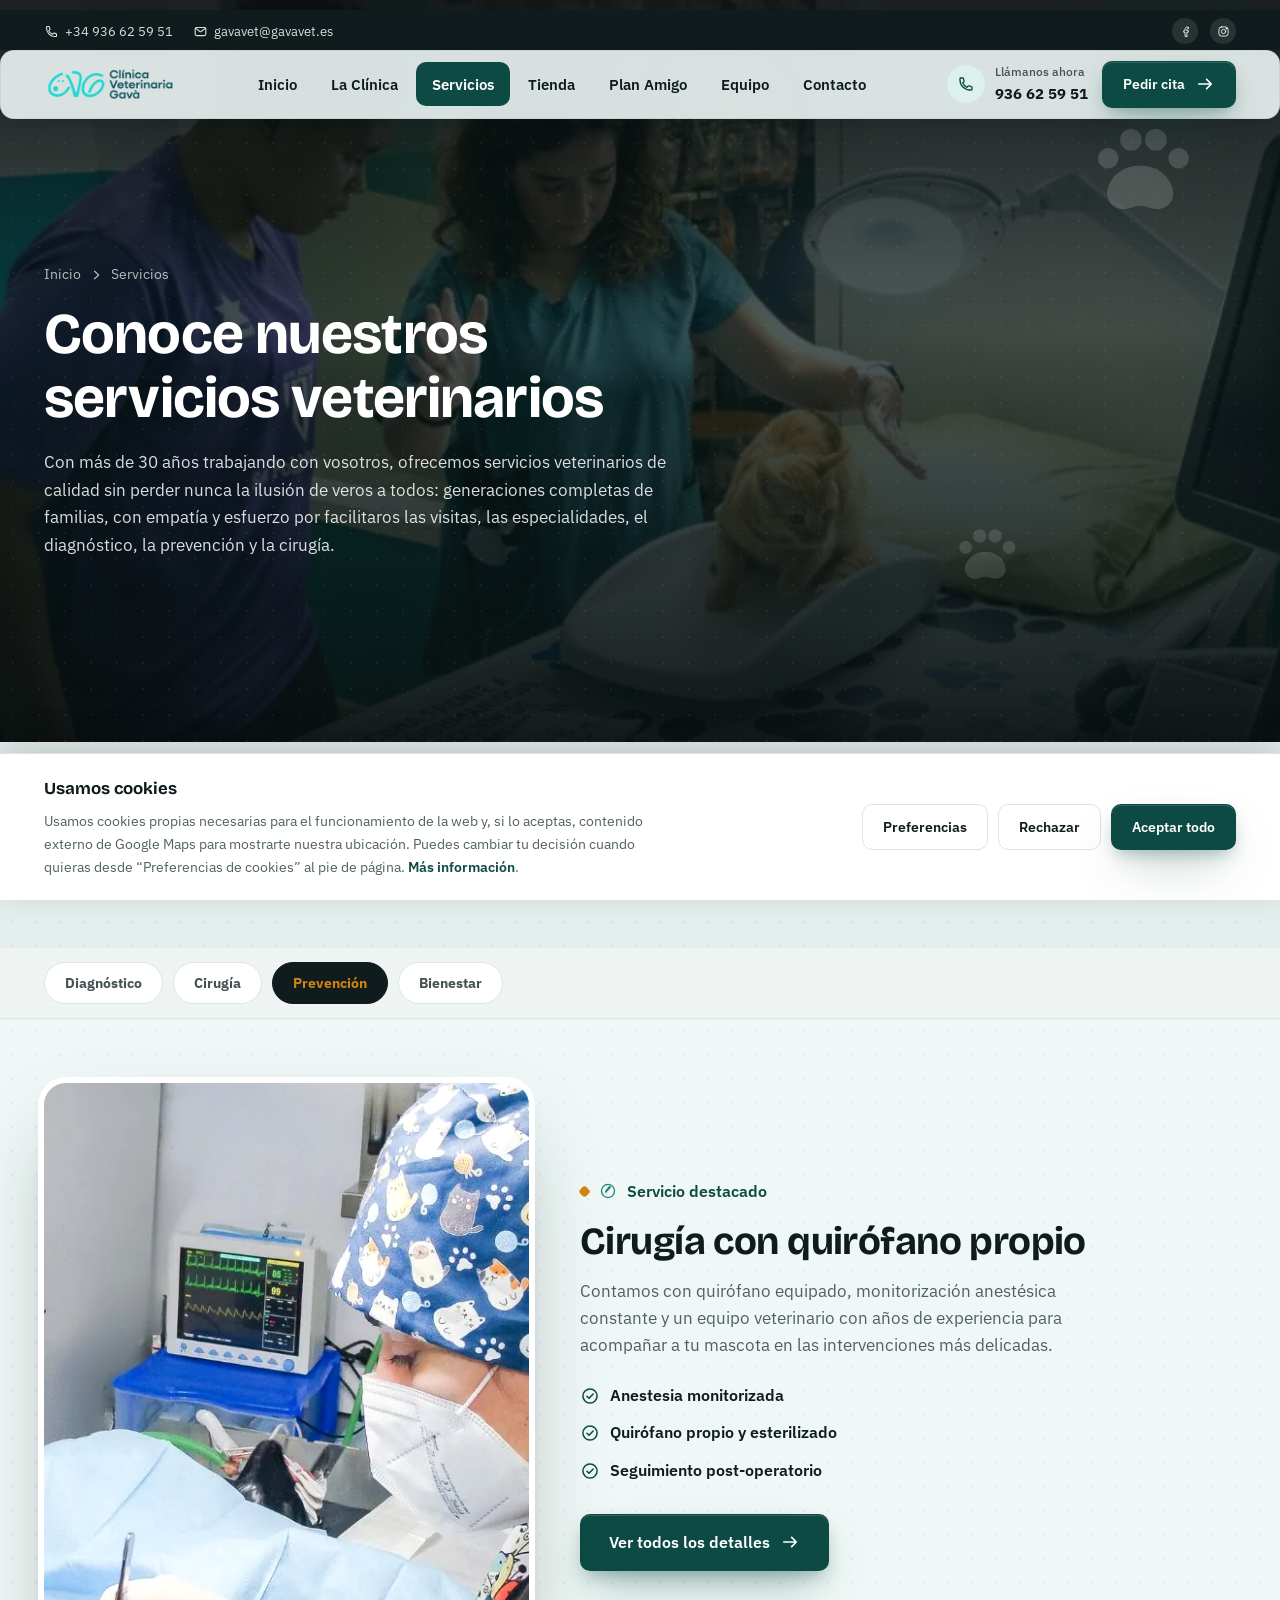
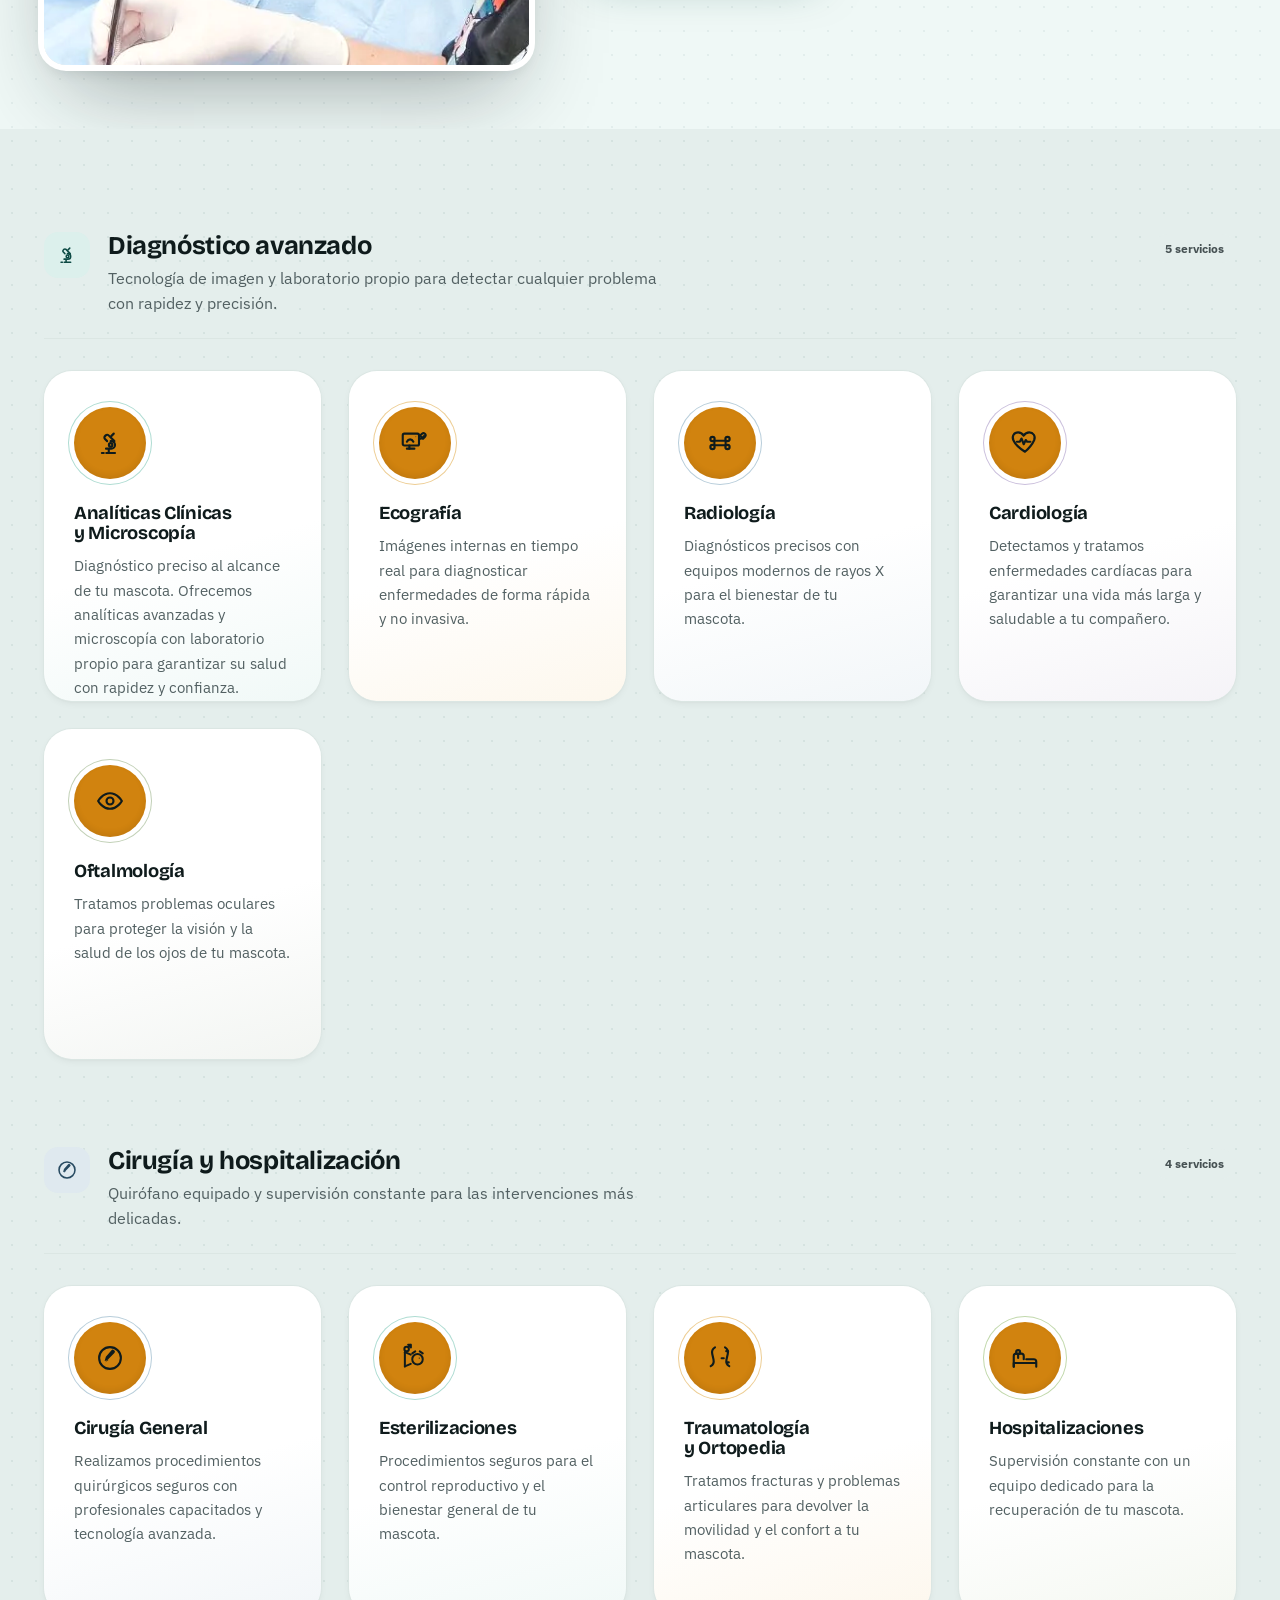
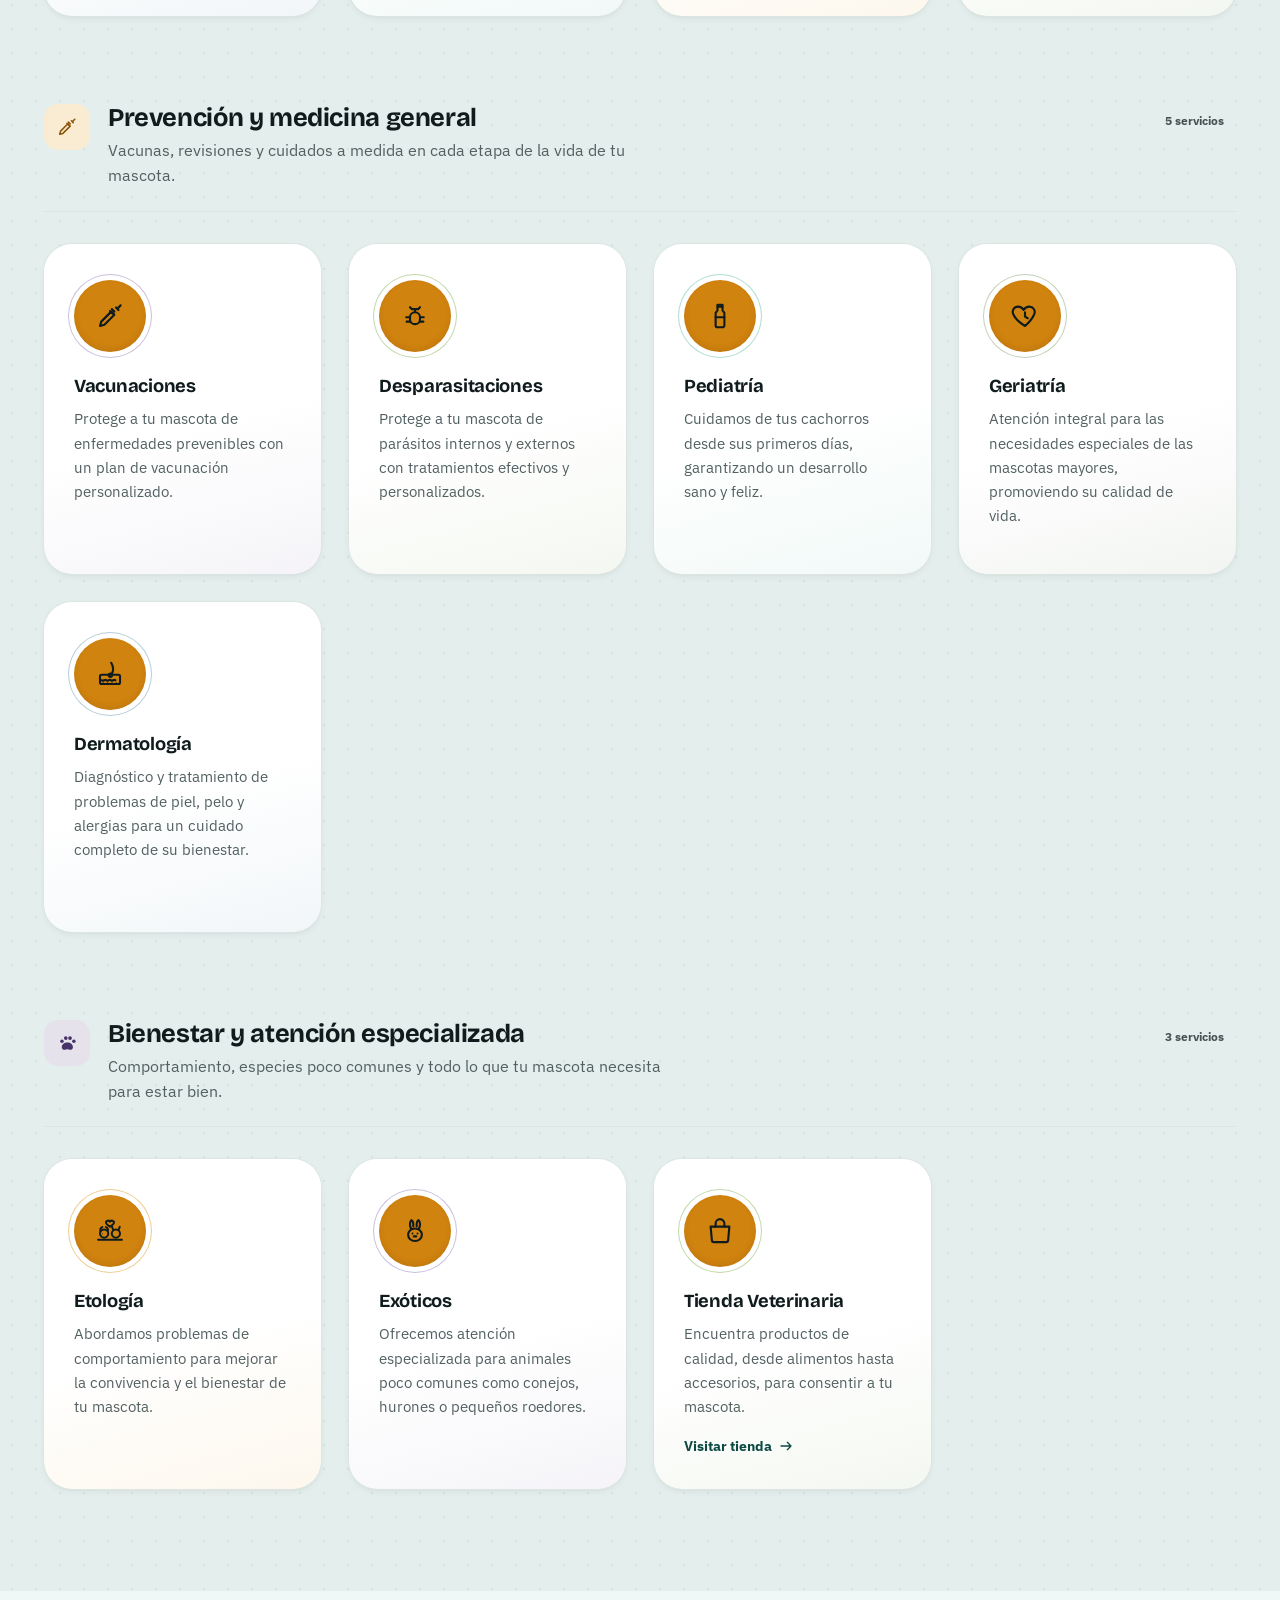
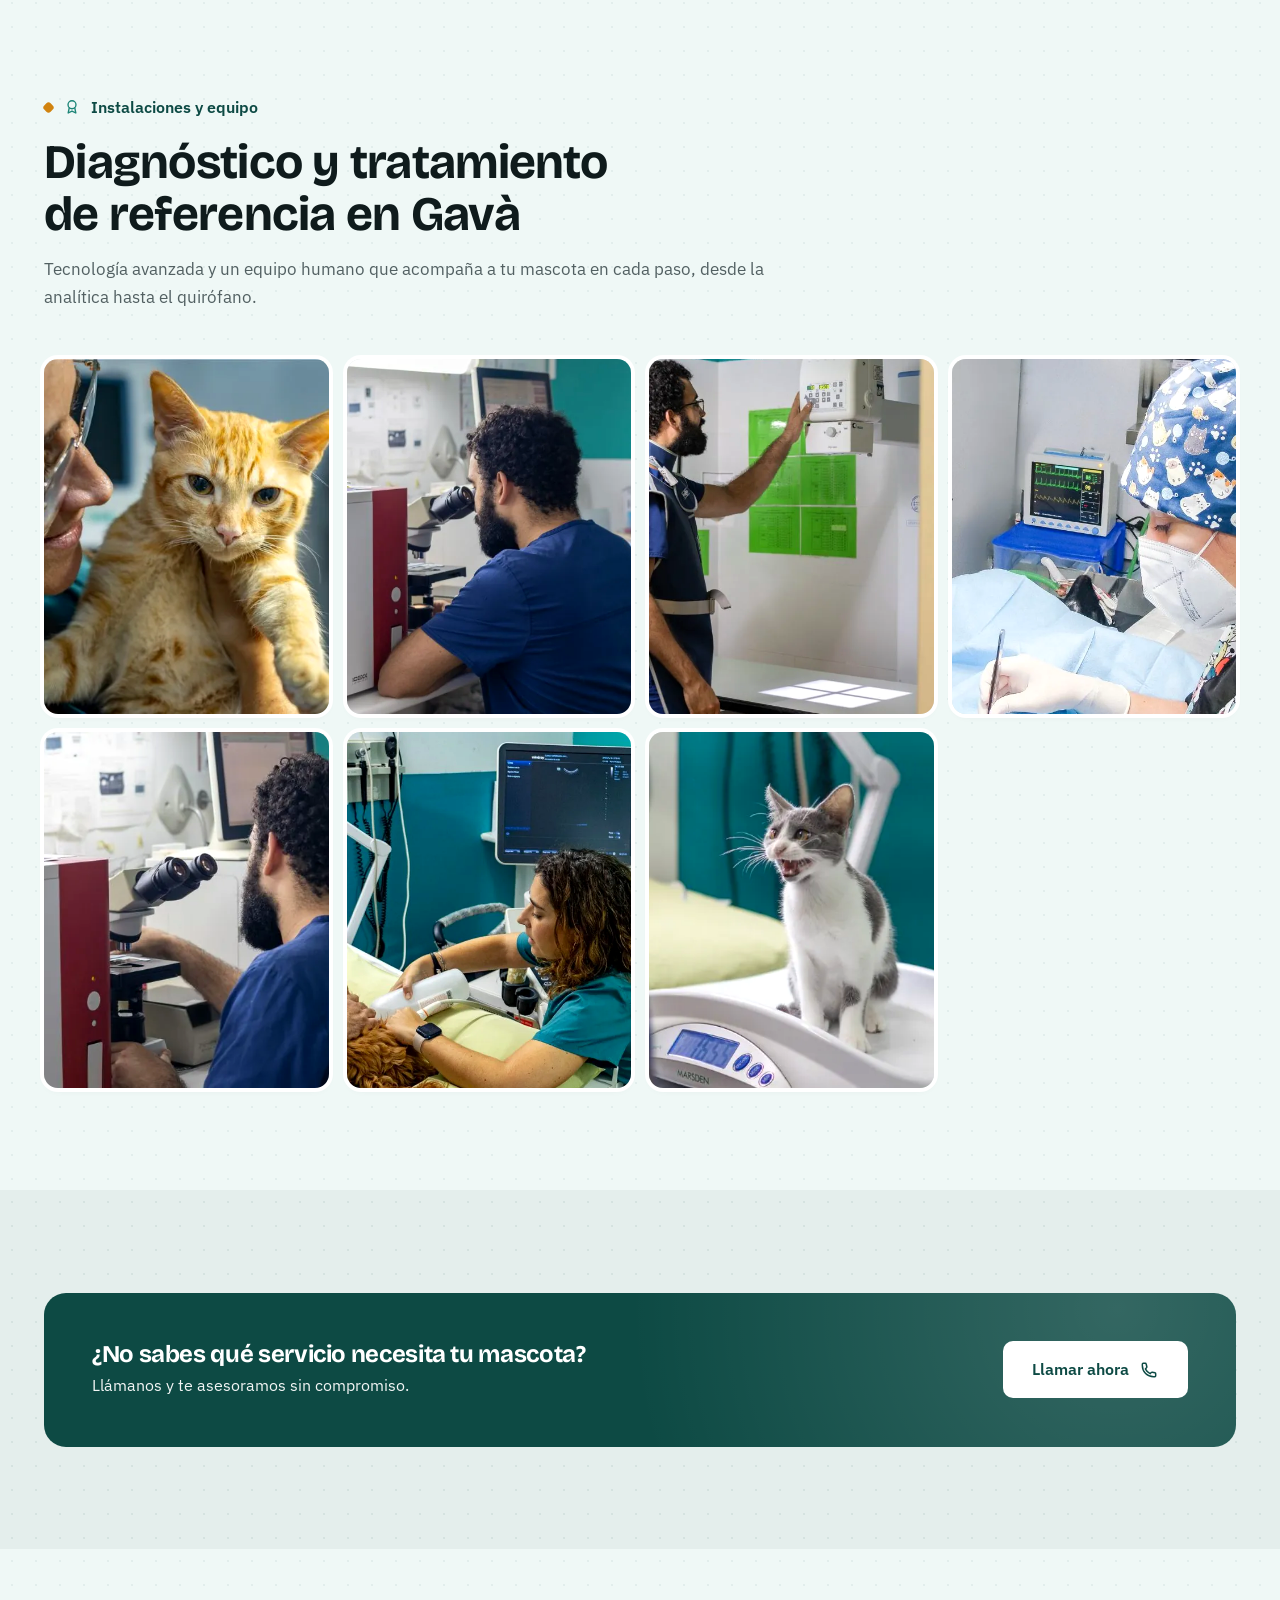
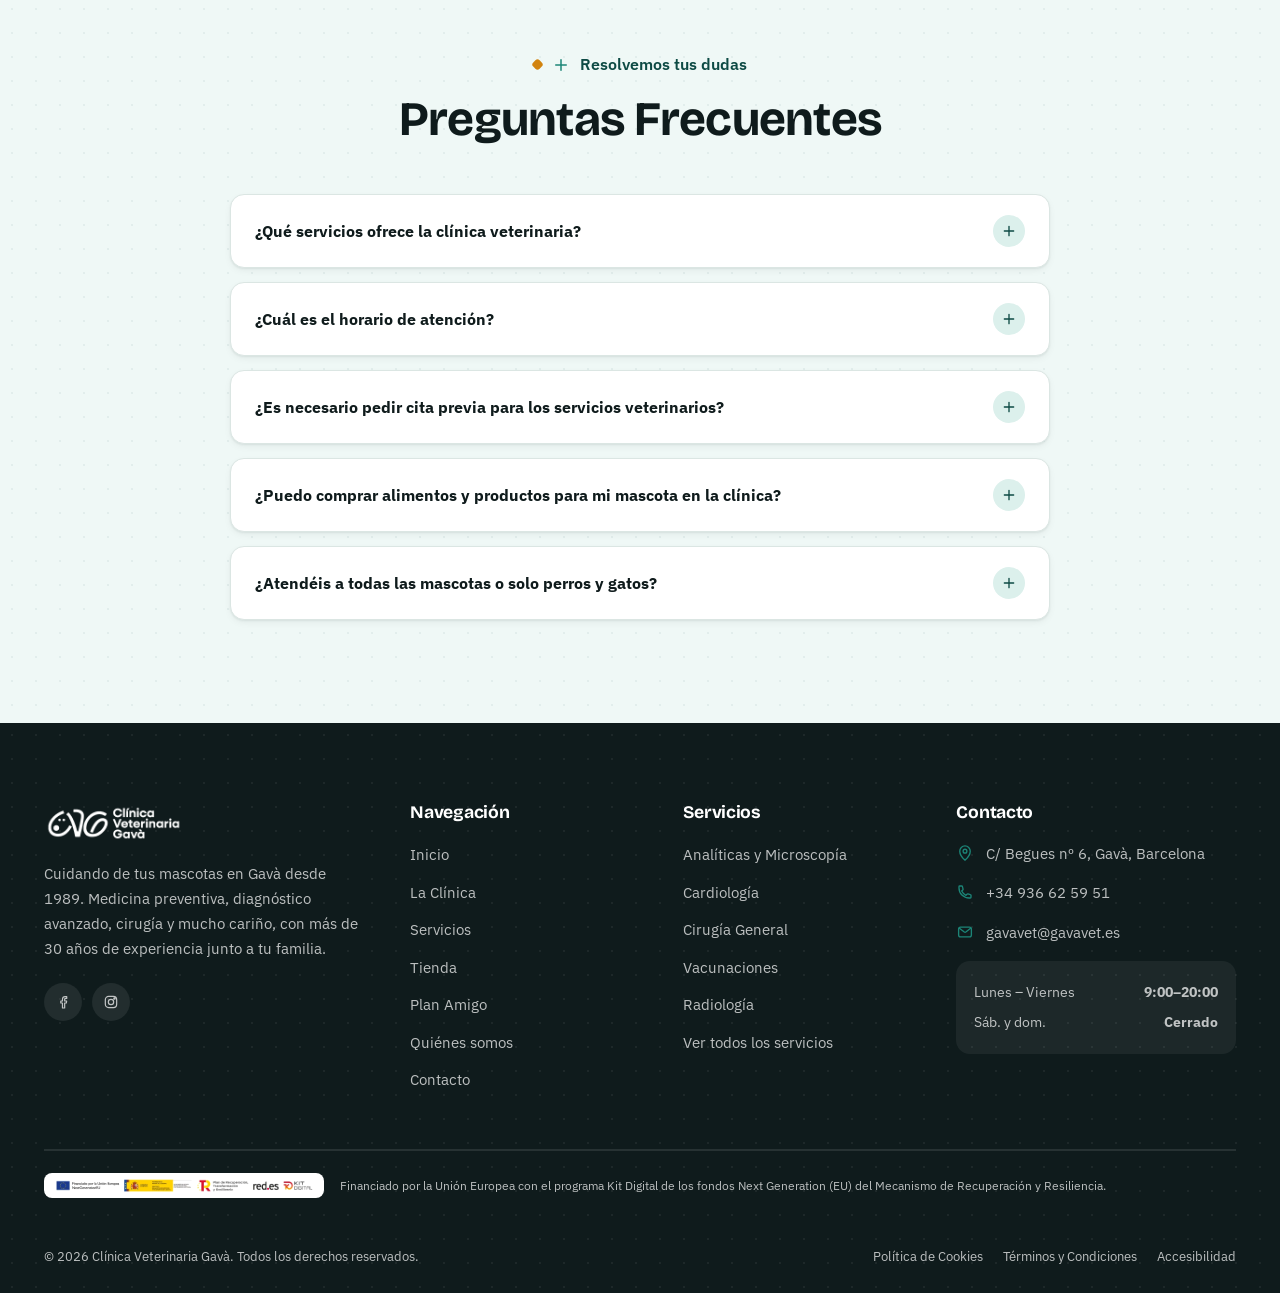
<file: servicios-veterinarios.html>
<!DOCTYPE html>
<html lang="es">
<head>
<meta charset="UTF-8">
<script>document.documentElement.classList.add("js")</script>
<meta name="viewport" content="width=device-width, initial-scale=1.0">
<title>Servicios Veterinarios | Clínica Veterinaria Gavà</title>
<meta name="description" content="17 especialidades veterinarias en Gavà: analíticas, cardiología, cirugía, dermatología, vacunaciones, radiología y mucho más, con 30 años de experiencia.">
<link rel="canonical" href="https://cvg.torrecillas.cat/servicios-veterinarios.html">
<meta property="og:type" content="website">
<meta property="og:url" content="https://cvg.torrecillas.cat/servicios-veterinarios.html">
<meta property="og:title" content="Servicios Veterinarios | Clínica Veterinaria Gavà">
<meta property="og:description" content="Con más de 30 años de experiencia, ofrecemos servicios veterinarios de calidad en Gavà: visitas, especialidades, diagnóstico, prevención y cirugía.">
<meta property="og:image" content="https://cvg.torrecillas.cat/assets/img/photos/hero-consulta.jpg">
<meta property="og:locale" content="es_ES">
<meta name="twitter:card" content="summary_large_image">
<link rel="icon" type="image/png" sizes="32x32" href="favicon-32.png">
<link rel="apple-touch-icon" href="apple-touch-icon.png">
<meta name="theme-color" content="#0f1b1c">
<link rel="preconnect" href="https://fonts.googleapis.com">
<link rel="preconnect" href="https://fonts.gstatic.com" crossorigin>
<link rel="stylesheet" href="https://fonts.googleapis.com/css2?family=Bricolage+Grotesque:wght@500;600;700;800&family=IBM+Plex+Sans:wght@400;500;600;700&display=swap">
<link rel="preload" as="image" href="assets/img/photos/exam-1.webp" type="image/webp" fetchpriority="high">
<link rel="stylesheet" href="assets/css/styles.min.css">
<script type="application/ld+json">
{
  "@context": "https://schema.org",
  "@type": "FAQPage",
  "mainEntity": [
    {
      "@type": "Question",
      "name": "¿Qué servicios ofrece la clínica veterinaria?",
      "acceptedAnswer": {
        "@type": "Answer",
        "text": "En nuestra clínica encontrarás atención médica para mascotas, vacunaciones, desparasitaciones, revisiones rutinarias, cirugías, servicios de diagnóstico (rayos X y análisis), asesoramiento nutricional y mucho más."
      }
    },
    {
      "@type": "Question",
      "name": "¿Cuál es el horario de atención?",
      "acceptedAnswer": {
        "@type": "Answer",
        "text": "Estamos abiertos de lunes a viernes de 9:00 a 20:00."
      }
    },
    {
      "@type": "Question",
      "name": "¿Es necesario pedir cita previa para los servicios veterinarios?",
      "acceptedAnswer": {
        "@type": "Answer",
        "text": "Recomendamos pedir cita para consultas regulares o tratamientos específicos. Llámanos al 936 62 59 51."
      }
    },
    {
      "@type": "Question",
      "name": "¿Puedo comprar alimentos y productos para mi mascota en la clínica?",
      "acceptedAnswer": {
        "@type": "Answer",
        "text": "Sí, contamos con una tienda especializada donde encontrarás alimentos de alta calidad, accesorios y productos recomendados por veterinarios."
      }
    },
    {
      "@type": "Question",
      "name": "¿Atendéis a todas las mascotas o solo perros y gatos?",
      "acceptedAnswer": {
        "@type": "Answer",
        "text": "Aunque nuestros pacientes más comunes son perros y gatos, también ofrecemos servicios para pequeños animales como conejos, hurones, aves y algunos animales exóticos. Contáctanos para consultar tu caso específico."
      }
    }
  ]
}
</script>
<script type="application/ld+json">
{
  "@context": "https://schema.org",
  "@type": "BreadcrumbList",
  "itemListElement": [
    {
      "@type": "ListItem",
      "position": 1,
      "name": "Inicio",
      "item": "https://cvg.torrecillas.cat/index.html"
    },
    {
      "@type": "ListItem",
      "position": 2,
      "name": "Servicios",
      "item": "https://cvg.torrecillas.cat/servicios-veterinarios.html"
    }
  ]
}
</script>
</head>
<body>
<a class="visually-hidden" href="#main">Saltar al contenido</a>

<header class="site-header">
  <div class="header-topbar">
    <div class="container">
      <div class="topbar-links">
        <a href="tel:+34936625951"><svg width="15" height="15" aria-hidden="true"><use href="assets/icons.svg#i-phone"></use></svg> +34 936 62 59 51</a>
        <a href="mailto:gavavet@gavavet.es"><svg width="15" height="15" aria-hidden="true"><use href="assets/icons.svg#i-mail"></use></svg> gavavet@gavavet.es</a>
      </div>
      <div class="topbar-social">
        <a href="https://es-es.facebook.com/pages/category/Veterinarian/Clinica-Veterinaria-Gava-424392700956013/" target="_blank" rel="noopener" aria-label="Facebook"><svg aria-hidden="true"><use href="assets/icons.svg#i-facebook"></use></svg></a>
        <a href="https://www.instagram.com/clinicaveterinariagava/" target="_blank" rel="noopener" aria-label="Instagram"><svg aria-hidden="true"><use href="assets/icons.svg#i-instagram"></use></svg></a>
      </div>
    </div>
  </div>
  <nav class="navbar">
    <div class="container">
      <a href="index.html" class="brand"><img src="assets/img/logos/logo-color.png" alt="Clínica Veterinaria Gavà" width="176" height="50"></a>
      <div class="nav-links" id="nav-links">
        <a href="index.html">Inicio</a>
        <a href="la-clinica.html">La Clínica</a>
        <a href="servicios-veterinarios.html" class="is-active" aria-current="page">Servicios</a>
        <a href="tienda-para-mascotas.html">Tienda</a>
        <a href="plan-amigo.html">Plan Amigo</a>
        <a href="quienes-somos.html">Equipo</a>
        <a href="contactanos.html">Contacto</a>
      </div>
      <div class="header-cta">
        <a href="tel:+34936625951" class="header-phone">
          <span class="icon-badge"><svg width="18" height="18" aria-hidden="true"><use href="assets/icons.svg#i-phone"></use></svg></span>
          <span><small>Llámanos ahora</small>936 62 59 51</span>
        </a>
        <a href="contactanos.html" class="btn btn-primary btn-sm">Pedir cita <svg aria-hidden="true"><use href="assets/icons.svg#i-arrow-right"></use></svg></a>
        <button class="nav-toggle" aria-label="Abrir menú" aria-expanded="false" aria-controls="nav-links"><span></span></button>
      </div>
    </div>
  </nav>
</header>

<main id="main">

<section class="page-hero">
  <div class="hero-bg"><picture><source srcset="assets/img/photos/exam-1.webp" type="image/webp"><img src="assets/img/photos/exam-1.jpg" alt="Veterinarios atendiendo a un paciente" width="1800" height="1200" fetchpriority="high"></picture></div>
  <div class="hero-shapes" aria-hidden="true">
    <svg width="130" height="130" style="top:14%; right:6%; opacity:.16" viewBox="0 0 24 24" aria-hidden="true"><use href="assets/icons.svg#i-paw" fill="#fff"></use></svg>
    <svg width="80" height="80" style="bottom:20%; right:20%; opacity:.13" viewBox="0 0 24 24" aria-hidden="true"><use href="assets/icons.svg#i-paw" fill="#fff"></use></svg>
  </div>
  <div class="container">
    <div class="breadcrumbs"><a href="index.html">Inicio</a> <svg width="14" height="14" aria-hidden="true"><use href="assets/icons.svg#i-chevron-right"></use></svg> <span>Servicios</span></div>
    <h1>Conoce nuestros servicios veterinarios</h1>
    <p class="lead">Con más de 30 años trabajando con vosotros, ofrecemos servicios veterinarios de calidad sin perder nunca la ilusión de veros a todos: generaciones completas de familias, con empatía y esfuerzo por facilitaros las visitas, las especialidades, el diagnóstico, la prevención y la cirugía.</p>
  </div>
</section>

<section class="section-pad-sm bg-surface">
  <div class="container">
    <div class="stats-bar" data-reveal-group>
      <div class="stat"><h3 data-count="17" data-suffix="">17</h3><p>Especialidades</p></div>
      <div class="stat"><h3 data-count="30" data-suffix="+">30+</h3><p>Años de experiencia</p></div>
      <div class="stat"><h3 data-count="7" data-suffix="">7</h3><p>Profesionales dedicados</p></div>
      <div class="stat"><h3 data-count="391" data-suffix="">391</h3><p>Reseñas en Google</p></div>
    </div>
  </div>
</section>

<nav class="service-subnav" aria-label="Categorías de servicios">
  <div class="container">
    <div class="service-subnav-inner">
      <a href="#grupo-diagnostico">Diagnóstico</a>
      <a href="#grupo-cirugia">Cirugía</a>
      <a href="#grupo-prevencion">Prevención</a>
      <a href="#grupo-bienestar">Bienestar</a>
    </div>
  </div>
</nav>

<section class="section-pad-sm bg-teal-50">
  <div class="container">
    <div class="service-spotlight" data-reveal>
      <div class="service-spotlight-media">
        <picture><source srcset="assets/img/photos/cirugia-2.webp" type="image/webp"><img src="assets/img/photos/cirugia-2.jpg" alt="Equipo quirúrgico en intervención" width="500" height="700" loading="lazy" decoding="async"></picture>
      </div>
      <div class="service-spotlight-body">
        <div class="eyebrow"><svg aria-hidden="true"><use href="assets/icons.svg#i-scalpel"></use></svg> Servicio destacado</div>
        <h2>Cirugía con quirófano propio</h2>
        <p>Contamos con quirófano equipado, monitorización anestésica constante y un equipo veterinario con años de experiencia para acompañar a tu mascota en las intervenciones más delicadas.</p>
        <ul class="service-spotlight-points">
          <li><svg aria-hidden="true"><use href="assets/icons.svg#i-check-circle"></use></svg> Anestesia monitorizada</li>
          <li><svg aria-hidden="true"><use href="assets/icons.svg#i-check-circle"></use></svg> Quirófano propio y esterilizado</li>
          <li><svg aria-hidden="true"><use href="assets/icons.svg#i-check-circle"></use></svg> Seguimiento post-operatorio</li>
        </ul>
        <a href="#cirugia" class="btn btn-primary">Ver todos los detalles <svg aria-hidden="true"><use href="assets/icons.svg#i-arrow-right"></use></svg></a>
      </div>
    </div>
  </div>
</section>

<section class="section-pad bg-surface">
  <div class="container">
    <h2 class="visually-hidden">Todas las especialidades</h2>

    <div class="service-group" id="grupo-diagnostico">
      <div class="service-group-head">
        <div class="service-group-icon" style="--sg-bg:#dcf0ec; --sg-fg:#0d4a44"><svg aria-hidden="true"><use href="assets/icons.svg#i-microscope"></use></svg></div>
        <div class="service-group-text">
          <h3>Diagnóstico avanzado</h3>
          <p>Tecnología de imagen y laboratorio propio para detectar cualquier problema con rapidez y precisión.</p>
        </div>
        <span class="service-group-count">5 servicios</span>
      </div>
      <div class="grid grid-4" data-reveal-group>

        <div class="service-card is-flip c-teal" id="analiticas">
          <div class="service-card-inner">
            <div class="service-card-face service-card-front">
              <div class="service-icon"><svg aria-hidden="true"><use href="assets/icons.svg#i-microscope"></use></svg></div>
              <h3>Analíticas Clínicas y Microscopía</h3>
              <p>Diagnóstico preciso al alcance de tu mascota. Ofrecemos analíticas avanzadas y microscopía con laboratorio propio para garantizar su salud con rapidez y confianza.</p>
            </div>
            <div class="service-card-face service-card-back" style="--photo-url:url(/assets/img/services/analiticas.jpg)" role="img" aria-label="Analíticas Clínicas y Microscopía">
              <h3>Analíticas Clínicas y Microscopía</h3>
            </div>
          </div>
        </div>

        <div class="service-card is-flip c-gold" id="ecografia">
          <div class="service-card-inner">
            <div class="service-card-face service-card-front">
              <div class="service-icon"><svg aria-hidden="true"><use href="assets/icons.svg#i-ultrasound"></use></svg></div>
              <h3>Ecografía</h3>
              <p>Imágenes internas en tiempo real para diagnosticar enfermedades de forma rápida y no invasiva.</p>
            </div>
            <div class="service-card-face service-card-back" style="--photo-url:url(/assets/img/services/ecografia.jpg)" role="img" aria-label="Ecografía">
              <h3>Ecografía</h3>
            </div>
          </div>
        </div>

        <div class="service-card is-flip c-coral" id="radiologia">
          <div class="service-card-inner">
            <div class="service-card-face service-card-front">
              <div class="service-icon"><svg aria-hidden="true"><use href="assets/icons.svg#i-bone"></use></svg></div>
              <h3>Radiología</h3>
              <p>Diagnósticos precisos con equipos modernos de rayos X para el bienestar de tu mascota.</p>
            </div>
            <div class="service-card-face service-card-back" style="--photo-url:url(/assets/img/services/radiologia.jpg)" role="img" aria-label="Radiología">
              <h3>Radiología</h3>
            </div>
          </div>
        </div>

        <div class="service-card is-flip c-purple" id="cardiologia">
          <div class="service-card-inner">
            <div class="service-card-face service-card-front">
              <div class="service-icon"><svg aria-hidden="true"><use href="assets/icons.svg#i-heart-pulse"></use></svg></div>
              <h3>Cardiología</h3>
              <p>Detectamos y tratamos enfermedades cardíacas para garantizar una vida más larga y saludable a tu compañero.</p>
            </div>
            <div class="service-card-face service-card-back" style="--photo-url:url(/assets/img/services/cardiologia.jpg)" role="img" aria-label="Cardiología">
              <h3>Cardiología</h3>
            </div>
          </div>
        </div>

        <div class="service-card is-flip c-blue" id="oftalmologia">
          <div class="service-card-inner">
            <div class="service-card-face service-card-front">
              <div class="service-icon"><svg aria-hidden="true"><use href="assets/icons.svg#i-eye"></use></svg></div>
              <h3>Oftalmología</h3>
              <p>Tratamos problemas oculares para proteger la visión y la salud de los ojos de tu mascota.</p>
            </div>
            <div class="service-card-face service-card-back" style="--photo-url:url(/assets/img/services/oftalmologia.jpg)" role="img" aria-label="Oftalmología">
              <h3>Oftalmología</h3>
            </div>
          </div>
        </div>

      </div>
    </div>

    <div class="service-group" id="grupo-cirugia">
      <div class="service-group-head">
        <div class="service-group-icon" style="--sg-bg:#dfe9ef; --sg-fg:#274a61"><svg aria-hidden="true"><use href="assets/icons.svg#i-scalpel"></use></svg></div>
        <div class="service-group-text">
          <h3>Cirugía y hospitalización</h3>
          <p>Quirófano equipado y supervisión constante para las intervenciones más delicadas.</p>
        </div>
        <span class="service-group-count">4 servicios</span>
      </div>
      <div class="grid grid-4" data-reveal-group>

        <div class="service-card is-flip c-coral" id="cirugia">
          <div class="service-card-inner">
            <div class="service-card-face service-card-front">
              <div class="service-icon"><svg aria-hidden="true"><use href="assets/icons.svg#i-scalpel"></use></svg></div>
              <h3>Cirugía General</h3>
              <p>Realizamos procedimientos quirúrgicos seguros con profesionales capacitados y tecnología avanzada.</p>
            </div>
            <div class="service-card-face service-card-back" style="--photo-url:url(/assets/img/services/cirugia.jpg)" role="img" aria-label="Cirugía General">
              <h3>Cirugía General</h3>
            </div>
          </div>
        </div>

        <div class="service-card is-flip c-teal" id="esterilizaciones">
          <div class="service-card-inner">
            <div class="service-card-face service-card-front">
              <div class="service-icon"><svg aria-hidden="true"><use href="assets/icons.svg#i-neuter"></use></svg></div>
              <h3>Esterilizaciones</h3>
              <p>Procedimientos seguros para el control reproductivo y el bienestar general de tu mascota.</p>
            </div>
            <div class="service-card-face service-card-back" style="--photo-url:url(/assets/img/services/esterilizaciones.jpg)" role="img" aria-label="Esterilizaciones">
              <h3>Esterilizaciones</h3>
            </div>
          </div>
        </div>

        <div class="service-card is-flip c-gold" id="traumatologia">
          <div class="service-card-inner">
            <div class="service-card-face service-card-front">
              <div class="service-icon"><svg aria-hidden="true"><use href="assets/icons.svg#i-joint"></use></svg></div>
              <h3>Traumatología y Ortopedia</h3>
              <p>Tratamos fracturas y problemas articulares para devolver la movilidad y el confort a tu mascota.</p>
            </div>
            <div class="service-card-face service-card-back" style="--photo-url:url(/assets/img/services/traumatologia.jpg)" role="img" aria-label="Traumatología y Ortopedia">
              <h3>Traumatología y Ortopedia</h3>
            </div>
          </div>
        </div>

        <div class="service-card is-flip c-green" id="hospitalizaciones">
          <div class="service-card-inner">
            <div class="service-card-face service-card-front">
              <div class="service-icon"><svg aria-hidden="true"><use href="assets/icons.svg#i-bed"></use></svg></div>
              <h3>Hospitalizaciones</h3>
              <p>Supervisión constante con un equipo dedicado para la recuperación de tu mascota.</p>
            </div>
            <div class="service-card-face service-card-back" style="--photo-url:url(/assets/img/services/hospitalizaciones.jpg)" role="img" aria-label="Hospitalizaciones">
              <h3>Hospitalizaciones</h3>
            </div>
          </div>
        </div>

      </div>
    </div>

    <div class="service-group" id="grupo-prevencion">
      <div class="service-group-head">
        <div class="service-group-icon" style="--sg-bg:#faecd3; --sg-fg:#8a560a"><svg aria-hidden="true"><use href="assets/icons.svg#i-syringe"></use></svg></div>
        <div class="service-group-text">
          <h3>Prevención y medicina general</h3>
          <p>Vacunas, revisiones y cuidados a medida en cada etapa de la vida de tu mascota.</p>
        </div>
        <span class="service-group-count">5 servicios</span>
      </div>
      <div class="grid grid-4" data-reveal-group>

        <div class="service-card is-flip c-purple" id="vacunaciones">
          <div class="service-card-inner">
            <div class="service-card-face service-card-front">
              <div class="service-icon"><svg aria-hidden="true"><use href="assets/icons.svg#i-syringe"></use></svg></div>
              <h3>Vacunaciones</h3>
              <p>Protege a tu mascota de enfermedades prevenibles con un plan de vacunación personalizado.</p>
            </div>
            <div class="service-card-face service-card-back" style="--photo-url:url(/assets/img/services/vacunaciones.jpg)" role="img" aria-label="Vacunaciones">
              <h3>Vacunaciones</h3>
            </div>
          </div>
        </div>

        <div class="service-card is-flip c-green" id="desparasitaciones">
          <div class="service-card-inner">
            <div class="service-card-face service-card-front">
              <div class="service-icon"><svg aria-hidden="true"><use href="assets/icons.svg#i-bug"></use></svg></div>
              <h3>Desparasitaciones</h3>
              <p>Protege a tu mascota de parásitos internos y externos con tratamientos efectivos y personalizados.</p>
            </div>
            <div class="service-card-face service-card-back" style="--photo-url:url(/assets/img/services/desparasitaciones.jpg)" role="img" aria-label="Desparasitaciones">
              <h3>Desparasitaciones</h3>
            </div>
          </div>
        </div>

        <div class="service-card is-flip c-teal" id="pediatria">
          <div class="service-card-inner">
            <div class="service-card-face service-card-front">
              <div class="service-icon"><svg aria-hidden="true"><use href="assets/icons.svg#i-bottle"></use></svg></div>
              <h3>Pediatría</h3>
              <p>Cuidamos de tus cachorros desde sus primeros días, garantizando un desarrollo sano y feliz.</p>
            </div>
            <div class="service-card-face service-card-back" style="--photo-url:url(/assets/img/services/pediatria.jpg)" role="img" aria-label="Pediatría">
              <h3>Pediatría</h3>
            </div>
          </div>
        </div>

        <div class="service-card is-flip c-blue" id="geriatria">
          <div class="service-card-inner">
            <div class="service-card-face service-card-front">
              <div class="service-icon"><svg aria-hidden="true"><use href="assets/icons.svg#i-senior-paw"></use></svg></div>
              <h3>Geriatría</h3>
              <p>Atención integral para las necesidades especiales de las mascotas mayores, promoviendo su calidad de vida.</p>
            </div>
            <div class="service-card-face service-card-back" style="--photo-url:url(/assets/img/services/geriatria.jpg)" role="img" aria-label="Geriatría">
              <h3>Geriatría</h3>
            </div>
          </div>
        </div>

        <div class="service-card is-flip c-coral" id="dermatologia">
          <div class="service-card-inner">
            <div class="service-card-face service-card-front">
              <div class="service-icon"><svg aria-hidden="true"><use href="assets/icons.svg#i-skin"></use></svg></div>
              <h3>Dermatología</h3>
              <p>Diagnóstico y tratamiento de problemas de piel, pelo y alergias para un cuidado completo de su bienestar.</p>
            </div>
            <div class="service-card-face service-card-back" style="--photo-url:url(/assets/img/services/dermatologia.jpg)" role="img" aria-label="Dermatología">
              <h3>Dermatología</h3>
            </div>
          </div>
        </div>

      </div>
    </div>

    <div class="service-group" id="grupo-bienestar">
      <div class="service-group-head">
        <div class="service-group-icon" style="--sg-bg:#e6e2ec; --sg-fg:#453268"><svg aria-hidden="true"><use href="assets/icons.svg#i-paw"></use></svg></div>
        <div class="service-group-text">
          <h3>Bienestar y atención especializada</h3>
          <p>Comportamiento, especies poco comunes y todo lo que tu mascota necesita para estar bien.</p>
        </div>
        <span class="service-group-count">3 servicios</span>
      </div>
      <div class="grid grid-4" data-reveal-group>

        <div class="service-card is-flip c-gold" id="etologia">
          <div class="service-card-inner">
            <div class="service-card-face service-card-front">
              <div class="service-icon"><svg aria-hidden="true"><use href="assets/icons.svg#i-behavior"></use></svg></div>
              <h3>Etología</h3>
              <p>Abordamos problemas de comportamiento para mejorar la convivencia y el bienestar de tu mascota.</p>
            </div>
            <div class="service-card-face service-card-back" style="--photo-url:url(/assets/img/services/etologia.jpg)" role="img" aria-label="Etología">
              <h3>Etología</h3>
            </div>
          </div>
        </div>

        <div class="service-card is-flip c-purple" id="exoticos">
          <div class="service-card-inner">
            <div class="service-card-face service-card-front">
              <div class="service-icon"><svg aria-hidden="true"><use href="assets/icons.svg#i-rabbit"></use></svg></div>
              <h3>Exóticos</h3>
              <p>Ofrecemos atención especializada para animales poco comunes como conejos, hurones o pequeños roedores.</p>
            </div>
            <div class="service-card-face service-card-back" style="--photo-url:url(/assets/img/services/exoticos.jpg)" role="img" aria-label="Exóticos">
              <h3>Exóticos</h3>
            </div>
          </div>
        </div>

        <div class="service-card is-flip c-green" id="tienda">
          <div class="service-card-inner">
            <div class="service-card-face service-card-front">
              <div class="service-icon"><svg aria-hidden="true"><use href="assets/icons.svg#i-shop"></use></svg></div>
              <h3>Tienda Veterinaria</h3>
              <p>Encuentra productos de calidad, desde alimentos hasta accesorios, para consentir a tu mascota.</p>
              <a href="tienda-para-mascotas.html" class="service-card-link">Visitar tienda <svg aria-hidden="true"><use href="assets/icons.svg#i-arrow-right"></use></svg></a>
            </div>
            <div class="service-card-face service-card-back" style="--photo-url:url(/assets/img/services/tienda.jpg)" role="img" aria-label="Tienda Veterinaria">
              <h3>Tienda Veterinaria</h3>
            </div>
          </div>
        </div>

      </div>
    </div>

  </div>
</section>

<section class="section-pad bg-teal-50">
  <div class="container">
    <div class="section-head">
      <div class="eyebrow"><svg aria-hidden="true"><use href="assets/icons.svg#i-award"></use></svg> Instalaciones y equipo</div>
      <h2>Diagnóstico y tratamiento de referencia en Gavà</h2>
      <p>Tecnología avanzada y un equipo humano que acompaña a tu mascota en cada paso, desde la analítica hasta el quirófano.</p>
    </div>
    <div class="shop-gallery" data-reveal>
      <picture><source srcset="assets/img/photos/cardiologia.webp" type="image/webp"><img  src="assets/img/photos/cardiologia.jpg" alt="Consulta de cardiología veterinaria" width="750" height="500" loading="lazy" decoding="async"></picture>
      <picture><source srcset="assets/img/photos/analitica-microscopio.webp" type="image/webp"><img  src="assets/img/photos/analitica-microscopio.jpg" alt="Analíticas y microscopía" width="500" height="700" loading="lazy" decoding="async"></picture>
      <picture><source srcset="assets/img/photos/radiologia.webp" type="image/webp"><img  src="assets/img/photos/radiologia.jpg" alt="Sala de radiología digital" width="500" height="700" loading="lazy" decoding="async"></picture>
      <picture><source srcset="assets/img/photos/cirugia-2.webp" type="image/webp"><img  src="assets/img/photos/cirugia-2.jpg" alt="Equipo quirúrgico en intervención" width="500" height="700" loading="lazy" decoding="async"></picture>
      <picture><source srcset="assets/img/photos/dermatologia.webp" type="image/webp"><img  src="assets/img/photos/dermatologia.jpg" alt="Diagnóstico dermatológico" width="750" height="500" loading="lazy" decoding="async"></picture>
      <picture><source srcset="assets/img/photos/ecografia-consulta.webp" type="image/webp"><img src="assets/img/photos/ecografia-consulta.jpg" alt="Ecografía veterinaria en consulta" width="500" height="700" loading="lazy" decoding="async"></picture>
      <picture><source srcset="assets/img/photos/checkup-gatito.webp" type="image/webp"><img  src="assets/img/photos/checkup-gatito.jpg" alt="Revisión de un gatito" width="750" height="500" loading="lazy" decoding="async"></picture>
    </div>
  </div>
</section>

<section class="section-pad bg-surface">
  <div class="container">
    <div class="cta-strip">
      <div>
        <h3>¿No sabes qué servicio necesita tu mascota?</h3>
        <p>Llámanos y te asesoramos sin compromiso.</p>
      </div>
      <a href="tel:+34936625951" class="btn" style="background:#fff; color:var(--teal-700);">Llamar ahora <svg aria-hidden="true"><use href="assets/icons.svg#i-phone"></use></svg></a>
    </div>
  </div>
</section>

<section class="section-pad bg-teal-50">
  <div class="container">
    <div class="section-head centered">
      <div class="eyebrow"><svg aria-hidden="true"><use href="assets/icons.svg#i-plus"></use></svg> Resolvemos tus dudas</div>
      <h2>Preguntas Frecuentes</h2>
    </div>
    <div class="faq-list">
      <div class="faq-item">
        <button class="faq-question" aria-expanded="false">¿Qué servicios ofrece la clínica veterinaria?<span class="plus"><svg aria-hidden="true"><use href="assets/icons.svg#i-plus"></use></svg></span></button>
        <div class="faq-answer"><div class="faq-answer-inner">En nuestra clínica encontrarás atención médica para mascotas, vacunaciones, desparasitaciones, revisiones rutinarias, cirugías, servicios de diagnóstico (rayos X y análisis), asesoramiento nutricional y mucho más.</div></div>
      </div>
      <div class="faq-item">
        <button class="faq-question" aria-expanded="false">¿Cuál es el horario de atención?<span class="plus"><svg aria-hidden="true"><use href="assets/icons.svg#i-plus"></use></svg></span></button>
        <div class="faq-answer"><div class="faq-answer-inner">Estamos abiertos de lunes a viernes de 9:00 a 20:00.</div></div>
      </div>
      <div class="faq-item">
        <button class="faq-question" aria-expanded="false">¿Es necesario pedir cita previa para los servicios veterinarios?<span class="plus"><svg aria-hidden="true"><use href="assets/icons.svg#i-plus"></use></svg></span></button>
        <div class="faq-answer"><div class="faq-answer-inner">Recomendamos pedir cita para consultas regulares o tratamientos específicos. Llámanos al 936 62 59 51.</div></div>
      </div>
      <div class="faq-item">
        <button class="faq-question" aria-expanded="false">¿Puedo comprar alimentos y productos para mi mascota en la clínica?<span class="plus"><svg aria-hidden="true"><use href="assets/icons.svg#i-plus"></use></svg></span></button>
        <div class="faq-answer"><div class="faq-answer-inner">Sí, contamos con una tienda especializada donde encontrarás alimentos de alta calidad, accesorios y productos recomendados por veterinarios.</div></div>
      </div>
      <div class="faq-item">
        <button class="faq-question" aria-expanded="false">¿Atendéis a todas las mascotas o solo perros y gatos?<span class="plus"><svg aria-hidden="true"><use href="assets/icons.svg#i-plus"></use></svg></span></button>
        <div class="faq-answer"><div class="faq-answer-inner">Aunque nuestros pacientes más comunes son perros y gatos, también ofrecemos servicios para pequeños animales como conejos, hurones, aves y algunos animales exóticos. Contáctanos para consultar tu caso específico.</div></div>
      </div>
    </div>
  </div>
</section>

</main>

<footer class="site-footer">
  <div class="container">
    <div class="footer-top">
      <div class="footer-brand">
        <img  src="assets/img/logos/logo-color.png" alt="Clínica Veterinaria Gavà" style="filter:brightness(0) invert(1);" width="600" height="172" loading="lazy" decoding="async">
        <p>Cuidando de tus mascotas en Gavà desde 1989. Medicina preventiva, diagnóstico avanzado, cirugía y mucho cariño, con más de 30 años de experiencia junto a tu familia.</p>
        <div class="footer-social">
          <a href="https://es-es.facebook.com/pages/category/Veterinarian/Clinica-Veterinaria-Gava-424392700956013/" target="_blank" rel="noopener" aria-label="Facebook"><svg aria-hidden="true"><use href="assets/icons.svg#i-facebook"></use></svg></a>
          <a href="https://www.instagram.com/clinicaveterinariagava/" target="_blank" rel="noopener" aria-label="Instagram"><svg aria-hidden="true"><use href="assets/icons.svg#i-instagram"></use></svg></a>
        </div>
      </div>
      <div class="footer-col">
        <h3>Navegación</h3>
        <ul>
          <li><a href="index.html">Inicio</a></li>
          <li><a href="la-clinica.html">La Clínica</a></li>
          <li><a href="servicios-veterinarios.html">Servicios</a></li>
          <li><a href="tienda-para-mascotas.html">Tienda</a></li>
          <li><a href="plan-amigo.html">Plan Amigo</a></li>
          <li><a href="quienes-somos.html">Quiénes somos</a></li>
          <li><a href="contactanos.html">Contacto</a></li>
        </ul>
      </div>
      <div class="footer-col">
        <h3>Servicios</h3>
        <ul>
          <li><a href="servicios-veterinarios.html#analiticas">Analíticas y Microscopía</a></li>
          <li><a href="servicios-veterinarios.html#cardiologia">Cardiología</a></li>
          <li><a href="servicios-veterinarios.html#cirugia">Cirugía General</a></li>
          <li><a href="servicios-veterinarios.html#vacunaciones">Vacunaciones</a></li>
          <li><a href="servicios-veterinarios.html#radiologia">Radiología</a></li>
          <li><a href="servicios-veterinarios.html">Ver todos los servicios</a></li>
        </ul>
      </div>
      <div class="footer-col">
        <h3>Contacto</h3>
        <div class="footer-contact-item"><svg aria-hidden="true"><use href="assets/icons.svg#i-pin"></use></svg><span>C/ Begues nº 6, Gavà, Barcelona</span></div>
        <div class="footer-contact-item"><svg aria-hidden="true"><use href="assets/icons.svg#i-phone"></use></svg><a href="tel:+34936625951">+34 936 62 59 51</a></div>
        <div class="footer-contact-item"><svg aria-hidden="true"><use href="assets/icons.svg#i-mail"></use></svg><a href="mailto:gavavet@gavavet.es">gavavet@gavavet.es</a></div>
        <div class="footer-hours">
          <div><span>Lunes – Viernes</span><strong>9:00–20:00</strong></div>
          <div><span>Sáb. y dom.</span><strong>Cerrado</strong></div>
        </div>
      </div>
    </div>
    <div class="footer-kit">
      <picture><source srcset="assets/img/photos/kit-digital.webp" type="image/webp"><img  src="assets/img/photos/kit-digital.jpg" alt="Logotipos Unión Europea, red.es, Gobierno de España y Kit Digital" width="1200" height="69" loading="lazy" decoding="async"></picture>
      <span>Financiado por la Unión Europea con el programa Kit Digital de los fondos Next Generation (EU) del Mecanismo de Recuperación y Resiliencia.</span>
    </div>
    <div class="footer-bottom">
      <span>© <span data-year></span> Clínica Veterinaria Gavà. Todos los derechos reservados.</span>
      <div class="footer-bottom-links">
        <a href="politica-cookies.html">Política de Cookies</a>
        <a href="terminos-y-condiciones.html">Términos y Condiciones</a>
        <a href="accesibilidad.html">Accesibilidad</a>
        <button type="button" class="footer-cookie-link" id="cookie-reopen-btn">Preferencias de cookies</button>
      </div>
    </div>
  </div>
</footer>

<div class="float-actions">  <button class="float-btn top" aria-label="Volver arriba"><svg class="progress-ring" viewBox="0 0 56 56" aria-hidden="true"><circle class="progress-ring-track" cx="28" cy="28" r="26.5"></circle><circle class="progress-ring-fill" cx="28" cy="28" r="26.5"></circle></svg><svg style="transform:rotate(-90deg)" aria-hidden="true"><use href="assets/icons.svg#i-arrow-right"></use></svg></button>
</div>

<div class="cookie-banner" id="cookie-banner" role="dialog" aria-live="polite" aria-label="Aviso de cookies" hidden>
  <div class="cookie-banner-inner">
    <div class="cookie-banner-text">
      <strong>Usamos cookies</strong>
      <p>Usamos cookies propias necesarias para el funcionamiento de la web y, si lo aceptas, contenido externo de Google Maps para mostrarte nuestra ubicación. Puedes cambiar tu decisión cuando quieras desde “Preferencias de cookies” al pie de página. <a href="politica-cookies.html">Más información</a>.</p>
    </div>
    <div class="cookie-banner-actions">
      <button type="button" class="btn btn-outline btn-sm" id="cookie-prefs-btn" aria-expanded="false" aria-controls="cookie-prefs-panel">Preferencias</button>
      <button type="button" class="btn btn-outline btn-sm" id="cookie-reject-btn">Rechazar</button>
      <button type="button" class="btn btn-primary btn-sm" id="cookie-accept-btn">Aceptar todo</button>
    </div>
  </div>
  <div class="cookie-prefs-panel" id="cookie-prefs-panel" hidden>
    <div class="cookie-prefs-panel-inner">
      <div class="cookie-pref-row">
        <div><strong>Necesarias</strong><span>Imprescindibles para el funcionamiento del sitio y para recordar tu elección de cookies. Siempre activas.</span></div>
        <input type="checkbox" checked disabled aria-label="Cookies necesarias, siempre activas">
      </div>
      <div class="cookie-pref-row">
        <div><strong>Contenido externo (Google Maps)</strong><span>Permite mostrar el mapa de nuestra ubicación incrustado desde Google Maps, que puede establecer sus propias cookies.</span></div>
        <input type="checkbox" id="cookie-pref-maps" aria-label="Permitir contenido externo de Google Maps">
      </div>
      <button type="button" class="btn btn-primary btn-sm" id="cookie-save-prefs-btn">Guardar preferencias</button>
    </div>
  </div>
</div>
<script src="assets/js/main.min.js"></script>
</body>
</html>
</file>
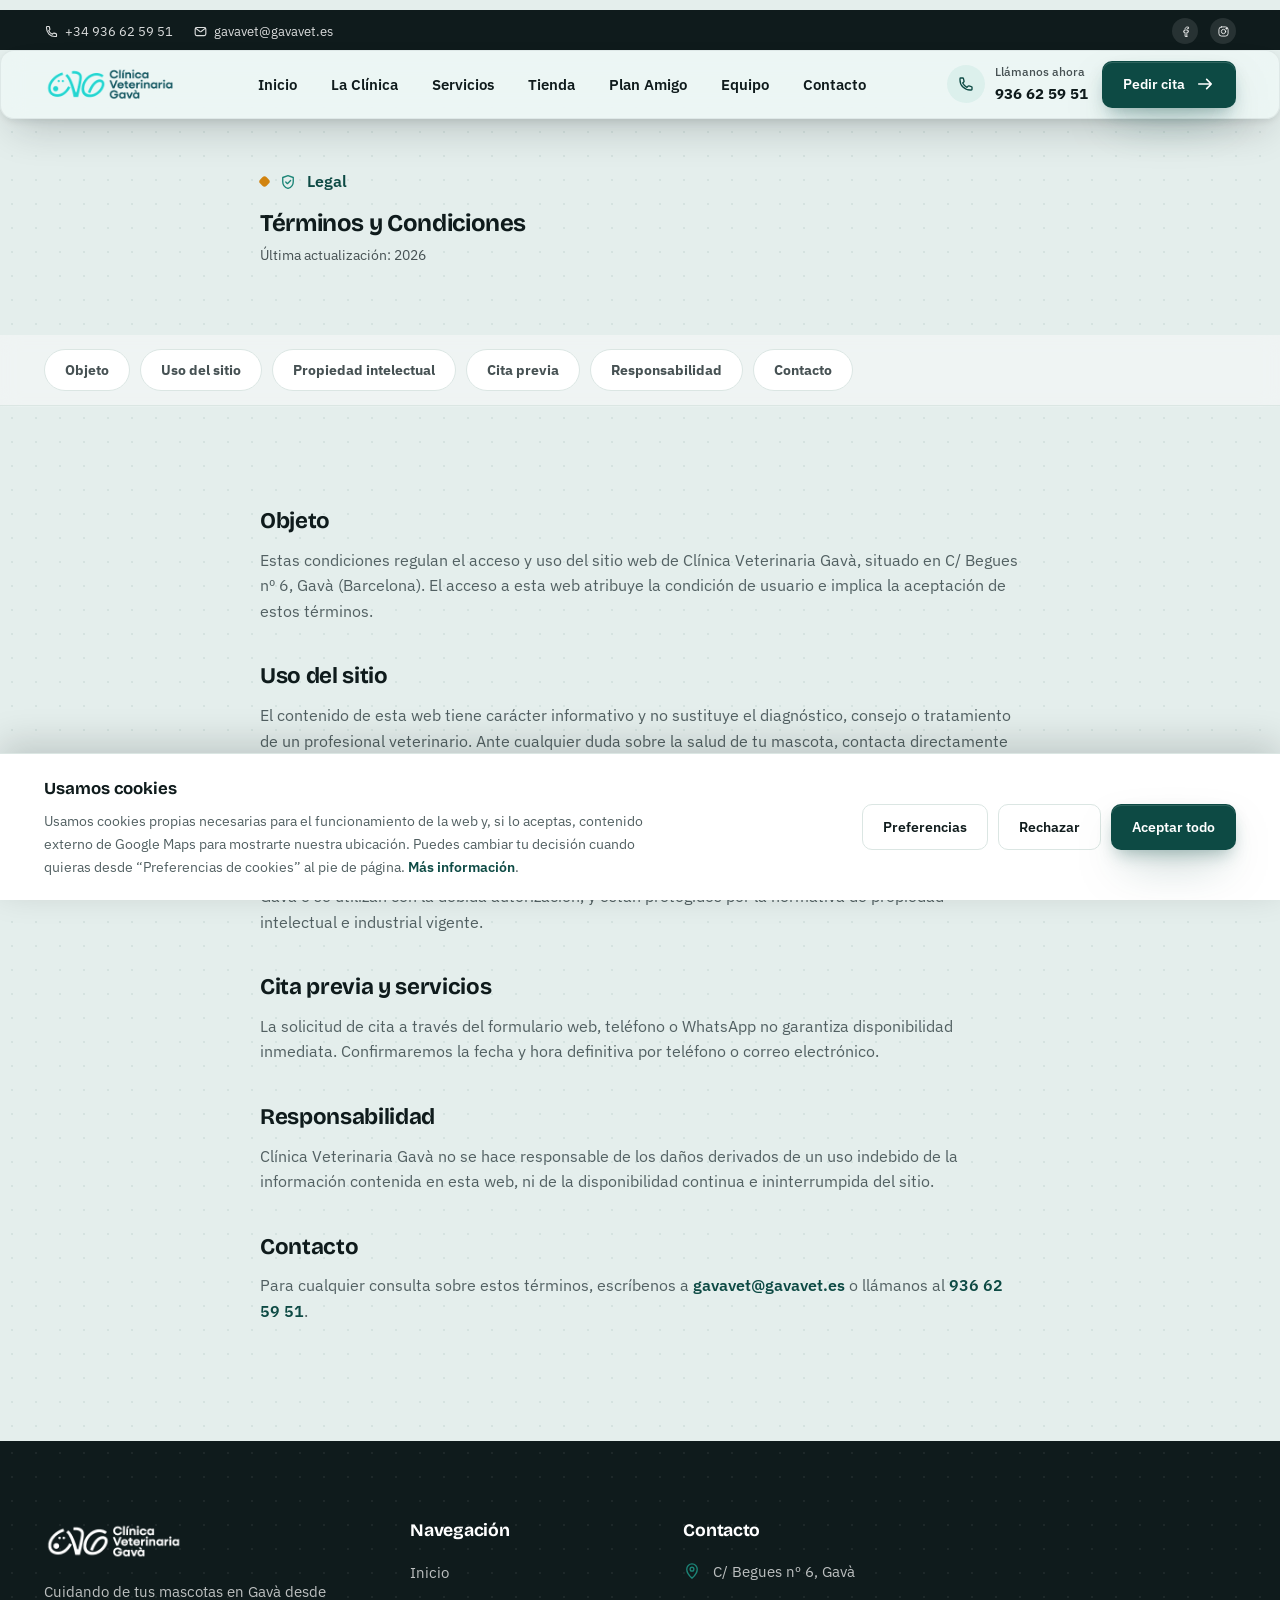
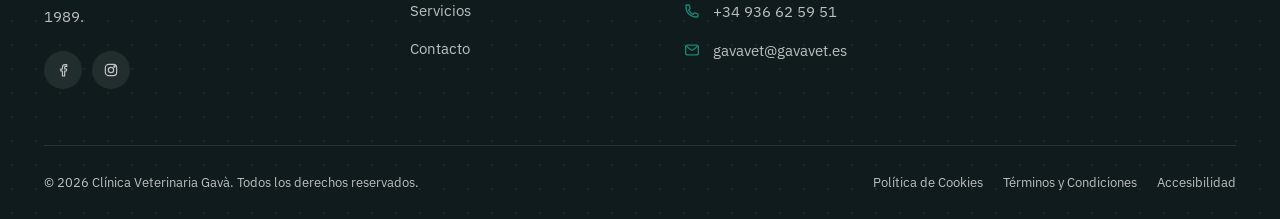
<file: terminos-y-condiciones.html>
<!DOCTYPE html>
<html lang="es">
<head>
<meta charset="UTF-8">
<script>document.documentElement.classList.add("js")</script>
<meta name="viewport" content="width=device-width, initial-scale=1.0">
<title>Términos y Condiciones | Clínica Veterinaria Gavà</title>
<meta name="description" content="Términos y condiciones de uso del sitio web de Clínica Veterinaria Gavà.">
<link rel="canonical" href="https://cvg.torrecillas.cat/terminos-y-condiciones.html">
<meta name="robots" content="noindex, follow">
<link rel="icon" type="image/png" sizes="32x32" href="favicon-32.png">
<link rel="apple-touch-icon" href="apple-touch-icon.png">
<meta name="theme-color" content="#0f1b1c">
<link rel="preconnect" href="https://fonts.googleapis.com">
<link rel="preconnect" href="https://fonts.gstatic.com" crossorigin>
<link rel="stylesheet" href="https://fonts.googleapis.com/css2?family=Bricolage+Grotesque:wght@500;600;700;800&family=IBM+Plex+Sans:wght@400;500;600;700&display=swap">
<link rel="stylesheet" href="assets/css/styles.min.css">
</head>
<body>
<a class="visually-hidden" href="#main">Saltar al contenido</a>

<header class="site-header">
  <div class="header-topbar">
    <div class="container">
      <div class="topbar-links">
        <a href="tel:+34936625951"><svg width="15" height="15" aria-hidden="true"><use href="assets/icons.svg#i-phone"></use></svg> +34 936 62 59 51</a>
        <a href="mailto:gavavet@gavavet.es"><svg width="15" height="15" aria-hidden="true"><use href="assets/icons.svg#i-mail"></use></svg> gavavet@gavavet.es</a>
      </div>
      <div class="topbar-social">
        <a href="https://es-es.facebook.com/pages/category/Veterinarian/Clinica-Veterinaria-Gava-424392700956013/" target="_blank" rel="noopener" aria-label="Facebook"><svg aria-hidden="true"><use href="assets/icons.svg#i-facebook"></use></svg></a>
        <a href="https://www.instagram.com/clinicaveterinariagava/" target="_blank" rel="noopener" aria-label="Instagram"><svg aria-hidden="true"><use href="assets/icons.svg#i-instagram"></use></svg></a>
      </div>
    </div>
  </div>
  <nav class="navbar">
    <div class="container">
      <a href="index.html" class="brand"><img src="assets/img/logos/logo-color.png" alt="Clínica Veterinaria Gavà" width="176" height="50"></a>
      <div class="nav-links" id="nav-links">
        <a href="index.html">Inicio</a>
        <a href="la-clinica.html">La Clínica</a>
        <a href="servicios-veterinarios.html">Servicios</a>
        <a href="tienda-para-mascotas.html">Tienda</a>
        <a href="plan-amigo.html">Plan Amigo</a>
        <a href="quienes-somos.html">Equipo</a>
        <a href="contactanos.html">Contacto</a>
      </div>
      <div class="header-cta">
        <a href="tel:+34936625951" class="header-phone">
          <span class="icon-badge"><svg width="18" height="18" aria-hidden="true"><use href="assets/icons.svg#i-phone"></use></svg></span>
          <span><small>Llámanos ahora</small>936 62 59 51</span>
        </a>
        <a href="contactanos.html" class="btn btn-primary btn-sm">Pedir cita <svg aria-hidden="true"><use href="assets/icons.svg#i-arrow-right"></use></svg></a>
        <button class="nav-toggle" aria-label="Abrir menú" aria-expanded="false" aria-controls="nav-links"><span></span></button>
      </div>
    </div>
  </nav>
</header>

<main id="main">
<section class="section-pad bg-surface" style="padding-top:168px; padding-bottom:32px;">
  <div class="container">
    <div class="prose">
      <div class="eyebrow"><svg aria-hidden="true"><use href="assets/icons.svg#i-shield"></use></svg> Legal</div>
      <h1 style="margin-bottom:8px;">Términos y Condiciones</h1>
      <span class="updated-note">Última actualización: 2026</span>
    </div>
  </div>
</section>

<nav class="service-subnav" aria-label="Secciones de la página">
  <div class="container">
    <div class="service-subnav-inner">
      <a href="#objeto">Objeto</a>
      <a href="#uso-del-sitio">Uso del sitio</a>
      <a href="#propiedad-intelectual">Propiedad intelectual</a>
      <a href="#cita-previa">Cita previa</a>
      <a href="#responsabilidad">Responsabilidad</a>
      <a href="#contacto">Contacto</a>
    </div>
  </div>
</nav>

<section class="section-pad bg-surface">
  <div class="container">
    <div class="prose">
      <h2 id="objeto" class="anchor-target">Objeto</h2>
      <p>Estas condiciones regulan el acceso y uso del sitio web de Clínica Veterinaria Gavà, situado en C/ Begues nº 6, Gavà (Barcelona). El acceso a esta web atribuye la condición de usuario e implica la aceptación de estos términos.</p>

      <h2 id="uso-del-sitio" class="anchor-target">Uso del sitio</h2>
      <p>El contenido de esta web tiene carácter informativo y no sustituye el diagnóstico, consejo o tratamiento de un profesional veterinario. Ante cualquier duda sobre la salud de tu mascota, contacta directamente con nuestro equipo.</p>

      <h2 id="propiedad-intelectual" class="anchor-target">Propiedad intelectual</h2>
      <p>Los textos, imágenes, logotipos y demás contenidos de este sitio son propiedad de Clínica Veterinaria Gavà o se utilizan con la debida autorización, y están protegidos por la normativa de propiedad intelectual e industrial vigente.</p>

      <h2 id="cita-previa" class="anchor-target">Cita previa y servicios</h2>
      <p>La solicitud de cita a través del formulario web, teléfono o WhatsApp no garantiza disponibilidad inmediata. Confirmaremos la fecha y hora definitiva por teléfono o correo electrónico.</p>

      <h2 id="responsabilidad" class="anchor-target">Responsabilidad</h2>
      <p>Clínica Veterinaria Gavà no se hace responsable de los daños derivados de un uso indebido de la información contenida en esta web, ni de la disponibilidad continua e ininterrumpida del sitio.</p>

      <h2 id="contacto" class="anchor-target">Contacto</h2>
      <p>Para cualquier consulta sobre estos términos, escríbenos a <a href="mailto:gavavet@gavavet.es">gavavet@gavavet.es</a> o llámanos al <a href="tel:+34936625951">936 62 59 51</a>.</p>
    </div>
  </div>
</section>
</main>

<footer class="site-footer">
  <div class="container">
    <div class="footer-top">
      <div class="footer-brand">
        <img  src="assets/img/logos/logo-color.png" alt="Clínica Veterinaria Gavà" style="filter:brightness(0) invert(1);" width="600" height="172" loading="lazy" decoding="async">
        <p>Cuidando de tus mascotas en Gavà desde 1989.</p>
        <div class="footer-social">
          <a href="https://es-es.facebook.com/pages/category/Veterinarian/Clinica-Veterinaria-Gava-424392700956013/" target="_blank" rel="noopener" aria-label="Facebook"><svg aria-hidden="true"><use href="assets/icons.svg#i-facebook"></use></svg></a>
          <a href="https://www.instagram.com/clinicaveterinariagava/" target="_blank" rel="noopener" aria-label="Instagram"><svg aria-hidden="true"><use href="assets/icons.svg#i-instagram"></use></svg></a>
        </div>
      </div>
      <div class="footer-col">
        <h3>Navegación</h3>
        <ul>
          <li><a href="index.html">Inicio</a></li>
          <li><a href="servicios-veterinarios.html">Servicios</a></li>
          <li><a href="contactanos.html">Contacto</a></li>
        </ul>
      </div>
      <div class="footer-col">
        <h3>Contacto</h3>
        <div class="footer-contact-item"><svg aria-hidden="true"><use href="assets/icons.svg#i-pin"></use></svg><span>C/ Begues nº 6, Gavà</span></div>
        <div class="footer-contact-item"><svg aria-hidden="true"><use href="assets/icons.svg#i-phone"></use></svg><a href="tel:+34936625951">+34 936 62 59 51</a></div>
        <div class="footer-contact-item"><svg aria-hidden="true"><use href="assets/icons.svg#i-mail"></use></svg><a href="mailto:gavavet@gavavet.es">gavavet@gavavet.es</a></div>
      </div>
    </div>
    <div class="footer-bottom">
      <span>© <span data-year></span> Clínica Veterinaria Gavà. Todos los derechos reservados.</span>
      <div class="footer-bottom-links">
        <a href="politica-cookies.html">Política de Cookies</a>
        <a href="terminos-y-condiciones.html">Términos y Condiciones</a>
        <a href="accesibilidad.html">Accesibilidad</a>
        <button type="button" class="footer-cookie-link" id="cookie-reopen-btn">Preferencias de cookies</button>
      </div>
    </div>
  </div>
</footer>

<div class="float-actions">  <button class="float-btn top" aria-label="Volver arriba"><svg class="progress-ring" viewBox="0 0 56 56" aria-hidden="true"><circle class="progress-ring-track" cx="28" cy="28" r="26.5"></circle><circle class="progress-ring-fill" cx="28" cy="28" r="26.5"></circle></svg><svg style="transform:rotate(-90deg)" aria-hidden="true"><use href="assets/icons.svg#i-arrow-right"></use></svg></button>
</div>

<div class="cookie-banner" id="cookie-banner" role="dialog" aria-live="polite" aria-label="Aviso de cookies" hidden>
  <div class="cookie-banner-inner">
    <div class="cookie-banner-text">
      <strong>Usamos cookies</strong>
      <p>Usamos cookies propias necesarias para el funcionamiento de la web y, si lo aceptas, contenido externo de Google Maps para mostrarte nuestra ubicación. Puedes cambiar tu decisión cuando quieras desde “Preferencias de cookies” al pie de página. <a href="politica-cookies.html">Más información</a>.</p>
    </div>
    <div class="cookie-banner-actions">
      <button type="button" class="btn btn-outline btn-sm" id="cookie-prefs-btn" aria-expanded="false" aria-controls="cookie-prefs-panel">Preferencias</button>
      <button type="button" class="btn btn-outline btn-sm" id="cookie-reject-btn">Rechazar</button>
      <button type="button" class="btn btn-primary btn-sm" id="cookie-accept-btn">Aceptar todo</button>
    </div>
  </div>
  <div class="cookie-prefs-panel" id="cookie-prefs-panel" hidden>
    <div class="cookie-prefs-panel-inner">
      <div class="cookie-pref-row">
        <div><strong>Necesarias</strong><span>Imprescindibles para el funcionamiento del sitio y para recordar tu elección de cookies. Siempre activas.</span></div>
        <input type="checkbox" checked disabled aria-label="Cookies necesarias, siempre activas">
      </div>
      <div class="cookie-pref-row">
        <div><strong>Contenido externo (Google Maps)</strong><span>Permite mostrar el mapa de nuestra ubicación incrustado desde Google Maps, que puede establecer sus propias cookies.</span></div>
        <input type="checkbox" id="cookie-pref-maps" aria-label="Permitir contenido externo de Google Maps">
      </div>
      <button type="button" class="btn btn-primary btn-sm" id="cookie-save-prefs-btn">Guardar preferencias</button>
    </div>
  </div>
</div>
<script src="assets/js/main.min.js"></script>
</body>
</html>
</file>
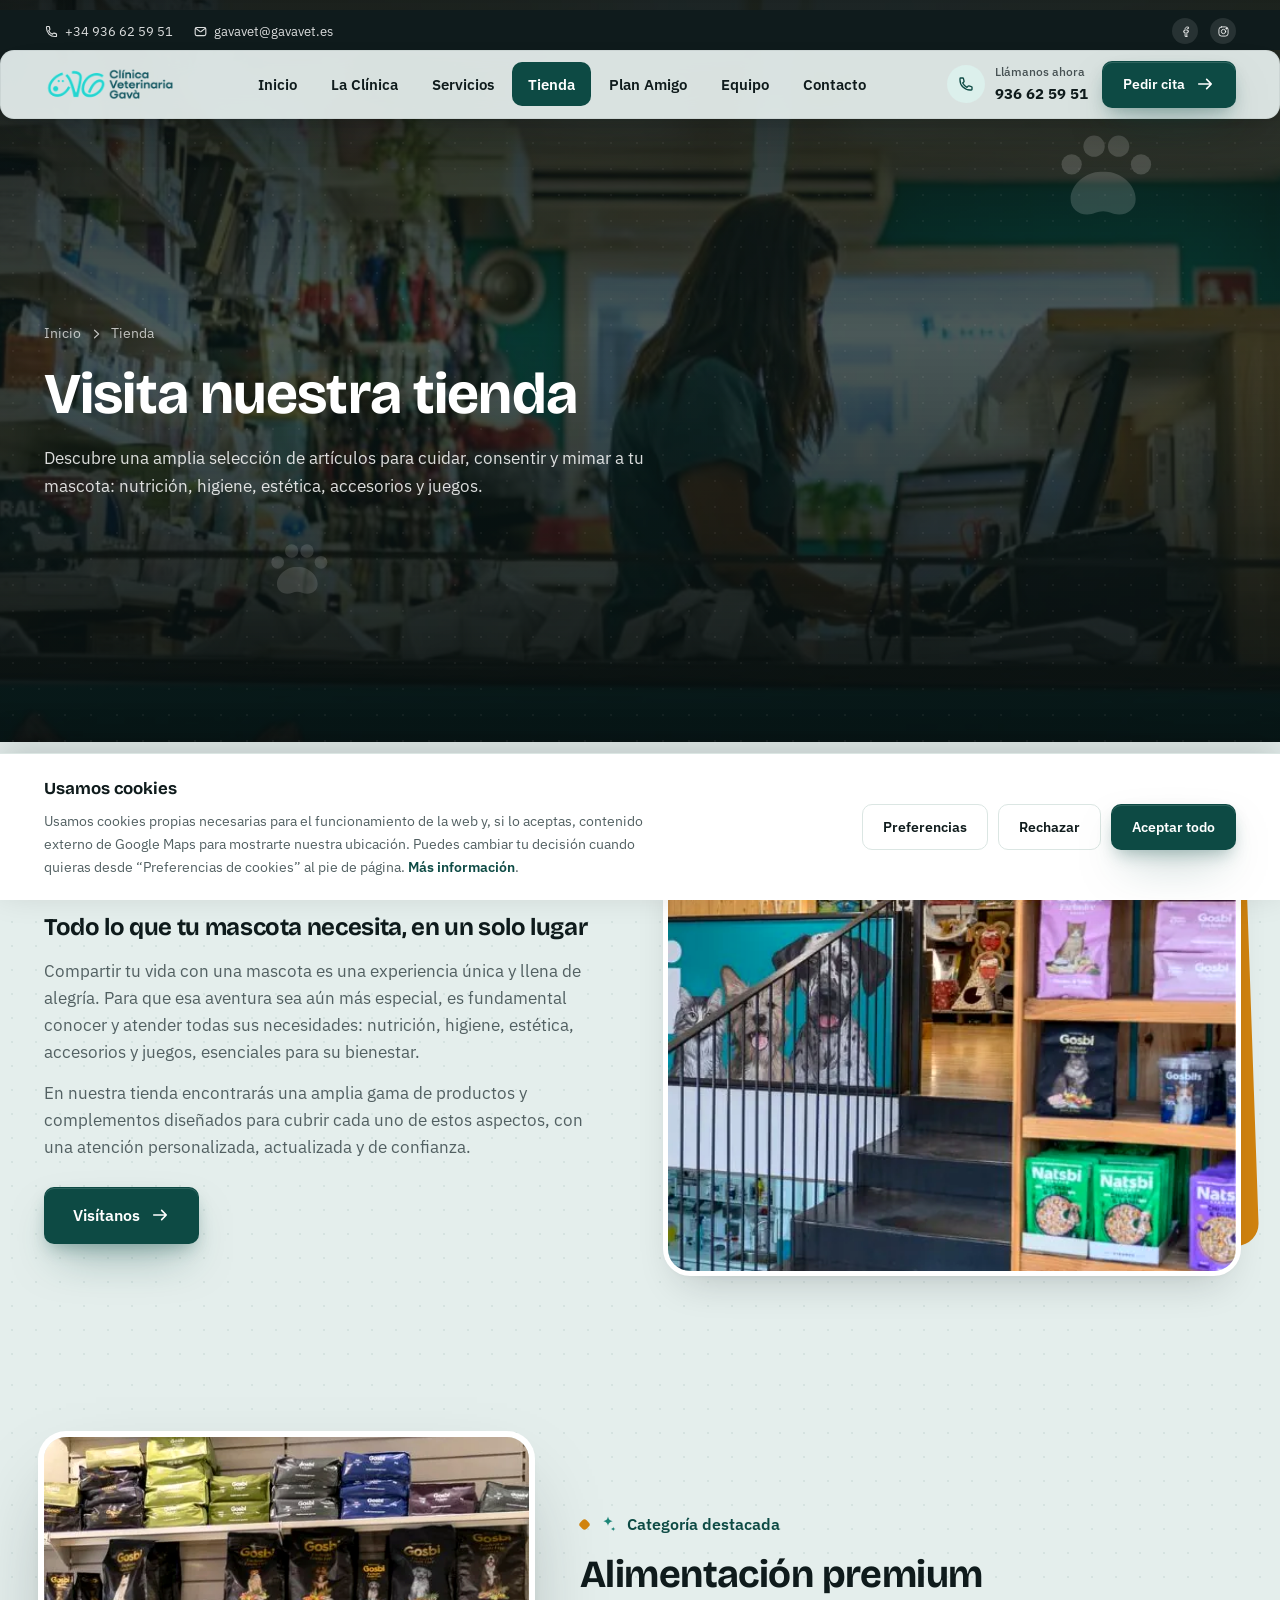
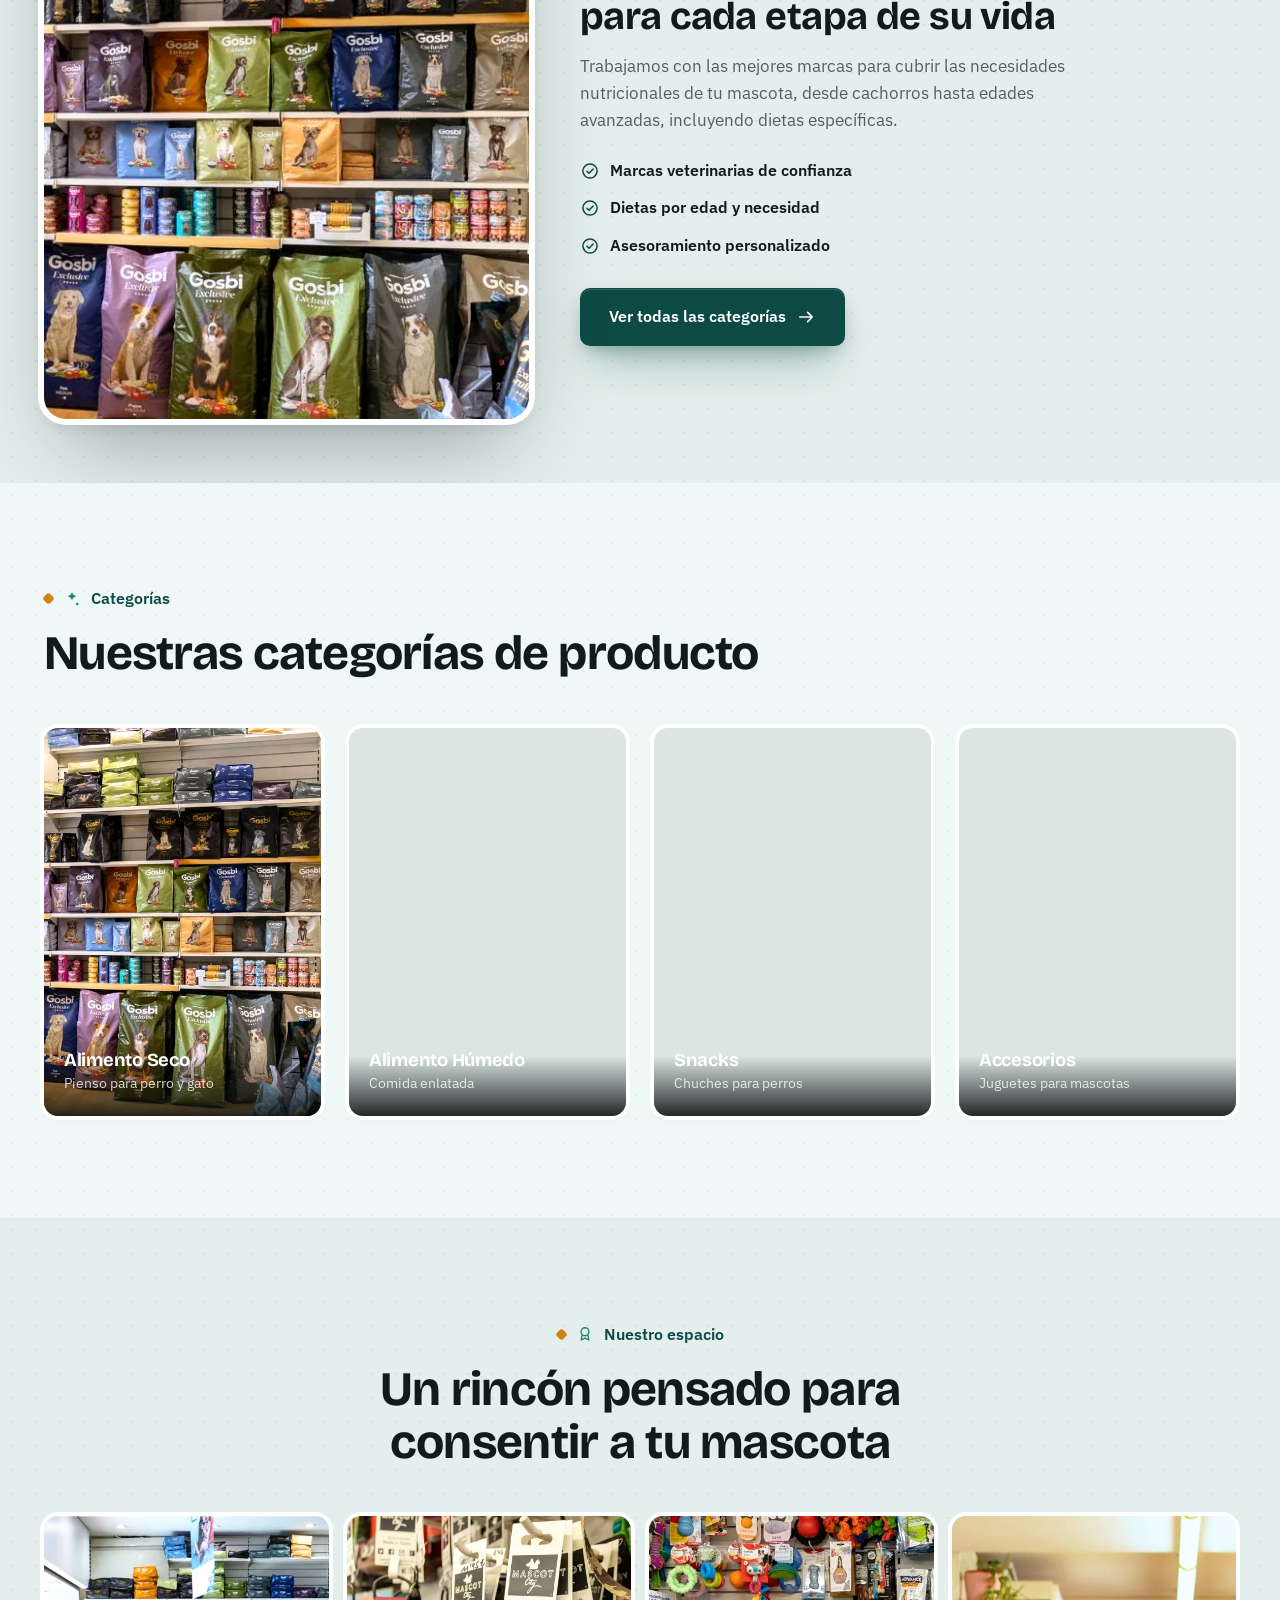
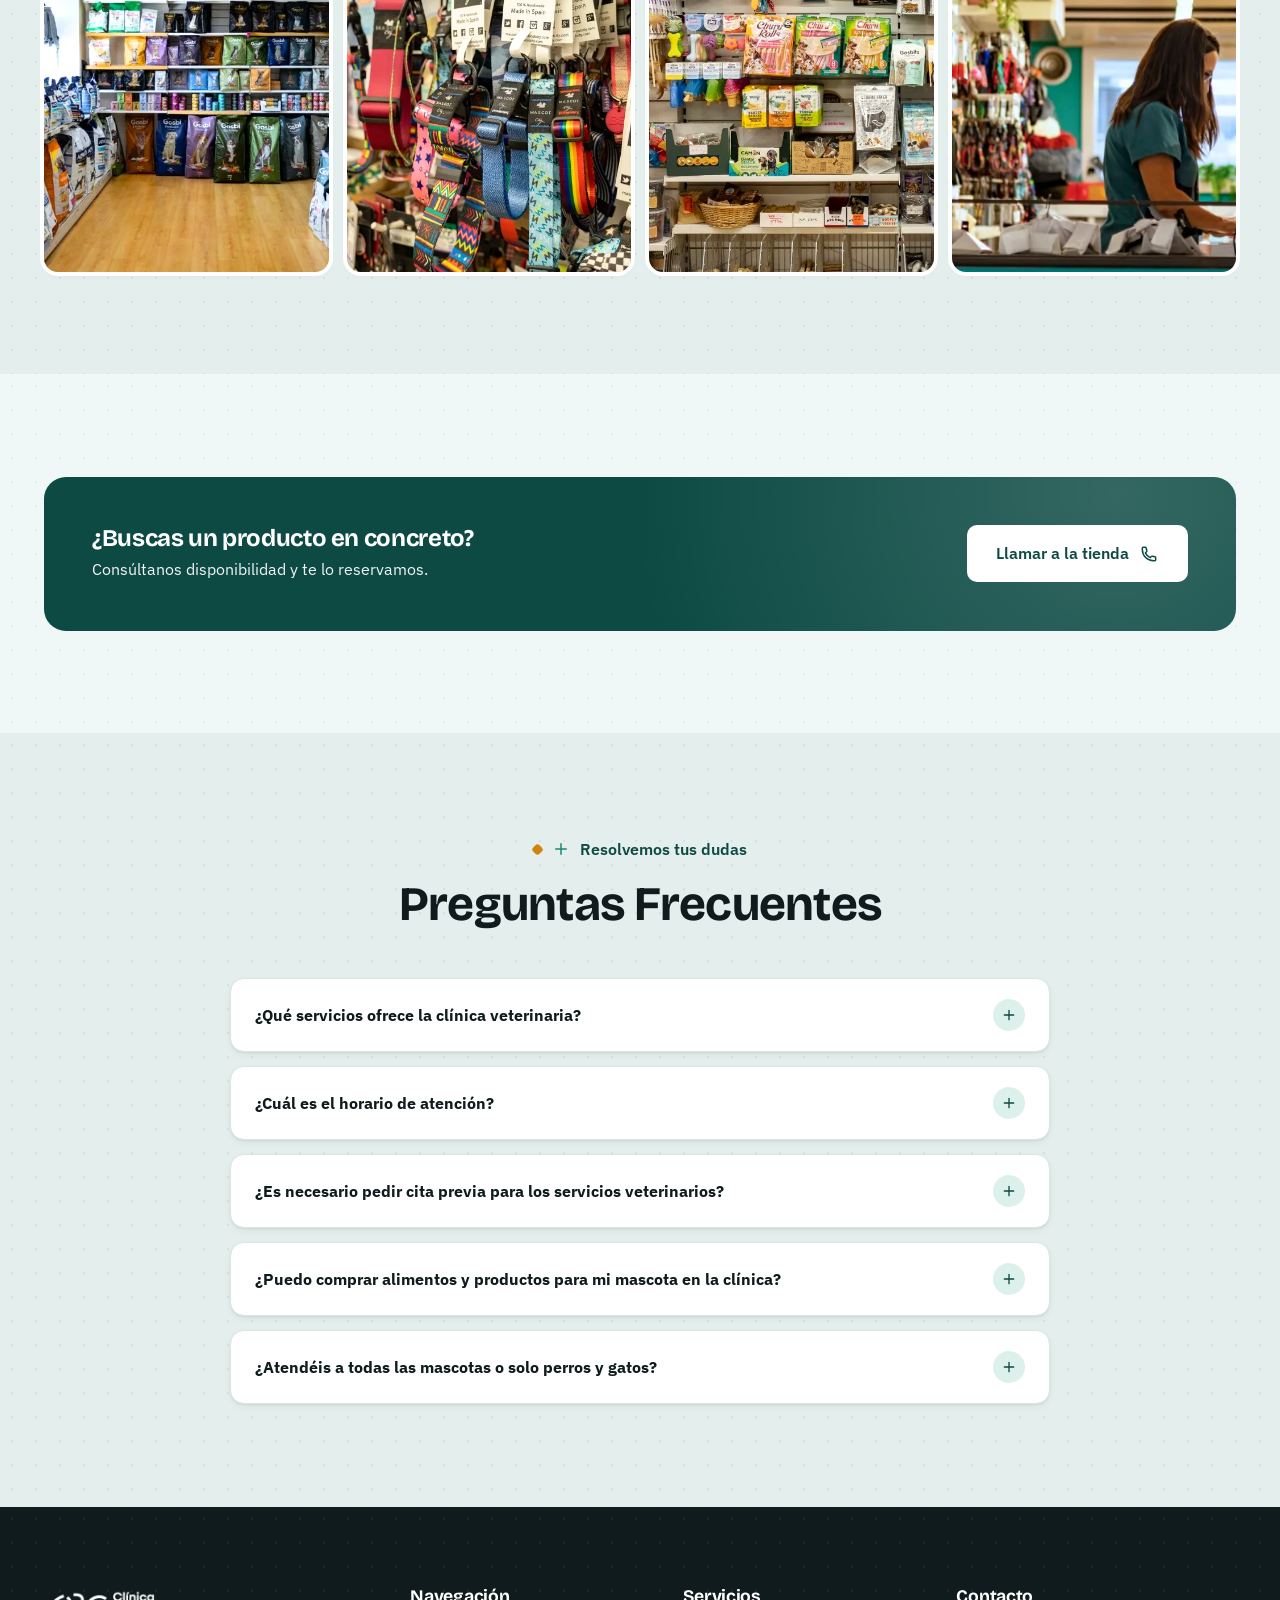
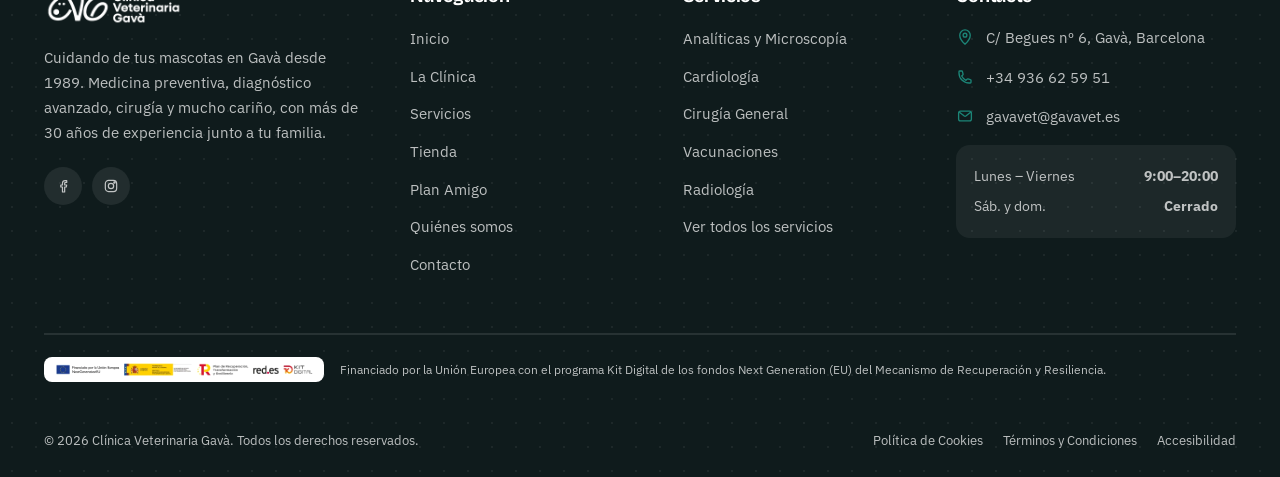
<file: tienda-para-mascotas.html>
<!DOCTYPE html>
<html lang="es">
<head>
<meta charset="UTF-8">
<script>document.documentElement.classList.add("js")</script>
<meta name="viewport" content="width=device-width, initial-scale=1.0">
<title>Tienda para Mascotas | Clínica Veterinaria Gavà</title>
<meta name="description" content="Alimento seco y húmedo, snacks, accesorios y juguetes para tu mascota. Visita nuestra tienda especializada en Gavà, con más de 30 años de experiencia.">
<link rel="canonical" href="https://cvg.torrecillas.cat/tienda-para-mascotas.html">
<meta property="og:type" content="website">
<meta property="og:url" content="https://cvg.torrecillas.cat/tienda-para-mascotas.html">
<meta property="og:title" content="Tienda para Mascotas | Clínica Veterinaria Gavà">
<meta property="og:description" content="Descubre una amplia selección de artículos para cuidar, consentir y mimar a tu mascota.">
<meta property="og:image" content="https://cvg.torrecillas.cat/assets/img/shop/tienda-estanterias.jpg">
<meta property="og:locale" content="es_ES">
<meta name="twitter:card" content="summary_large_image">
<link rel="icon" type="image/png" sizes="32x32" href="favicon-32.png">
<link rel="apple-touch-icon" href="apple-touch-icon.png">
<meta name="theme-color" content="#0f1b1c">
<link rel="preconnect" href="https://fonts.googleapis.com">
<link rel="preconnect" href="https://fonts.gstatic.com" crossorigin>
<link rel="stylesheet" href="https://fonts.googleapis.com/css2?family=Bricolage+Grotesque:wght@500;600;700;800&family=IBM+Plex+Sans:wght@400;500;600;700&display=swap">
<link rel="preload" as="image" href="assets/img/shop/tienda-interior.webp" type="image/webp" fetchpriority="high">
<link rel="stylesheet" href="assets/css/styles.min.css">
<script type="application/ld+json">
{
  "@context": "https://schema.org",
  "@type": "FAQPage",
  "mainEntity": [
    {
      "@type": "Question",
      "name": "¿Qué servicios ofrece la clínica veterinaria?",
      "acceptedAnswer": {
        "@type": "Answer",
        "text": "En nuestra clínica encontrarás atención médica para mascotas, vacunaciones, desparasitaciones, revisiones rutinarias, cirugías, servicios de diagnóstico (rayos X y análisis), asesoramiento nutricional y mucho más."
      }
    },
    {
      "@type": "Question",
      "name": "¿Cuál es el horario de atención?",
      "acceptedAnswer": {
        "@type": "Answer",
        "text": "Estamos abiertos de lunes a viernes de 9:00 a 20:00."
      }
    },
    {
      "@type": "Question",
      "name": "¿Es necesario pedir cita previa para los servicios veterinarios?",
      "acceptedAnswer": {
        "@type": "Answer",
        "text": "Recomendamos pedir cita para consultas regulares o tratamientos específicos. Llámanos al 936 62 59 51."
      }
    },
    {
      "@type": "Question",
      "name": "¿Puedo comprar alimentos y productos para mi mascota en la clínica?",
      "acceptedAnswer": {
        "@type": "Answer",
        "text": "Sí, contamos con una tienda especializada donde encontrarás alimentos de alta calidad, accesorios y productos recomendados por veterinarios para cuidar a tu mascota."
      }
    },
    {
      "@type": "Question",
      "name": "¿Atendéis a todas las mascotas o solo perros y gatos?",
      "acceptedAnswer": {
        "@type": "Answer",
        "text": "Aunque nuestros pacientes más comunes son perros y gatos, también ofrecemos servicios para pequeños animales como conejos, hurones, aves y algunos animales exóticos. Contáctanos para consultar sobre tu caso específico."
      }
    }
  ]
}
</script>
<script type="application/ld+json">
{
  "@context": "https://schema.org",
  "@type": "BreadcrumbList",
  "itemListElement": [
    {
      "@type": "ListItem",
      "position": 1,
      "name": "Inicio",
      "item": "https://cvg.torrecillas.cat/index.html"
    },
    {
      "@type": "ListItem",
      "position": 2,
      "name": "Tienda",
      "item": "https://cvg.torrecillas.cat/tienda-para-mascotas.html"
    }
  ]
}
</script>
</head>
<body>
<a class="visually-hidden" href="#main">Saltar al contenido</a>

<header class="site-header">
  <div class="header-topbar">
    <div class="container">
      <div class="topbar-links">
        <a href="tel:+34936625951"><svg width="15" height="15" aria-hidden="true"><use href="assets/icons.svg#i-phone"></use></svg> +34 936 62 59 51</a>
        <a href="mailto:gavavet@gavavet.es"><svg width="15" height="15" aria-hidden="true"><use href="assets/icons.svg#i-mail"></use></svg> gavavet@gavavet.es</a>
      </div>
      <div class="topbar-social">
        <a href="https://es-es.facebook.com/pages/category/Veterinarian/Clinica-Veterinaria-Gava-424392700956013/" target="_blank" rel="noopener" aria-label="Facebook"><svg aria-hidden="true"><use href="assets/icons.svg#i-facebook"></use></svg></a>
        <a href="https://www.instagram.com/clinicaveterinariagava/" target="_blank" rel="noopener" aria-label="Instagram"><svg aria-hidden="true"><use href="assets/icons.svg#i-instagram"></use></svg></a>
      </div>
    </div>
  </div>
  <nav class="navbar">
    <div class="container">
      <a href="index.html" class="brand"><img src="assets/img/logos/logo-color.png" alt="Clínica Veterinaria Gavà" width="176" height="50"></a>
      <div class="nav-links" id="nav-links">
        <a href="index.html">Inicio</a>
        <a href="la-clinica.html">La Clínica</a>
        <a href="servicios-veterinarios.html">Servicios</a>
        <a href="tienda-para-mascotas.html" class="is-active" aria-current="page">Tienda</a>
        <a href="plan-amigo.html">Plan Amigo</a>
        <a href="quienes-somos.html">Equipo</a>
        <a href="contactanos.html">Contacto</a>
      </div>
      <div class="header-cta">
        <a href="tel:+34936625951" class="header-phone">
          <span class="icon-badge"><svg width="18" height="18" aria-hidden="true"><use href="assets/icons.svg#i-phone"></use></svg></span>
          <span><small>Llámanos ahora</small>936 62 59 51</span>
        </a>
        <a href="contactanos.html" class="btn btn-primary btn-sm">Pedir cita <svg aria-hidden="true"><use href="assets/icons.svg#i-arrow-right"></use></svg></a>
        <button class="nav-toggle" aria-label="Abrir menú" aria-expanded="false" aria-controls="nav-links"><span></span></button>
      </div>
    </div>
  </nav>
</header>

<main id="main">

<section class="page-hero">
  <div class="hero-bg"><picture><source srcset="assets/img/shop/tienda-interior.webp" type="image/webp"><img src="assets/img/shop/tienda-interior.jpg" alt="Interior de la tienda para mascotas" width="1800" height="1200" fetchpriority="high"></picture></div>
  <div class="hero-shapes" aria-hidden="true">
    <svg width="128" height="128" style="top:15%; right:9%; opacity:.16" viewBox="0 0 24 24" aria-hidden="true"><use href="assets/icons.svg#i-paw" fill="#fff"></use></svg>
    <svg width="80" height="80" style="bottom:18%; left:20%; opacity:.13" viewBox="0 0 24 24" aria-hidden="true"><use href="assets/icons.svg#i-paw" fill="#fff"></use></svg>
  </div>
  <div class="container">
    <div class="breadcrumbs"><a href="index.html">Inicio</a> <svg width="14" height="14" aria-hidden="true"><use href="assets/icons.svg#i-chevron-right"></use></svg> <span>Tienda</span></div>
    <h1>Visita nuestra tienda</h1>
    <p class="lead">Descubre una amplia selección de artículos para cuidar, consentir y mimar a tu mascota: nutrición, higiene, estética, accesorios y juegos.</p>
  </div>
</section>

<section class="section-pad bg-surface">
  <div class="container">
    <div class="split">
      <div class="split-copy" data-reveal>
        <div class="eyebrow"><svg aria-hidden="true"><use href="assets/icons.svg#i-shop"></use></svg> Más de 30 años de experiencia</div>
        <h2>Todo lo que tu mascota necesita, en un solo lugar</h2>
        <p>Compartir tu vida con una mascota es una experiencia única y llena de alegría. Para que esa aventura sea aún más especial, es fundamental conocer y atender todas sus necesidades: nutrición, higiene, estética, accesorios y juegos, esenciales para su bienestar.</p>
        <p>En nuestra tienda encontrarás una amplia gama de productos y complementos diseñados para cubrir cada uno de estos aspectos, con una atención personalizada, actualizada y de confianza.</p>
        <a href="contactanos.html" class="btn btn-primary">Visítanos <svg aria-hidden="true"><use href="assets/icons.svg#i-arrow-right"></use></svg></a>
      </div>
      <div class="split-media" data-reveal>
        <picture><source srcset="assets/img/shop/tienda-pasillo.webp" type="image/webp"><img src="assets/img/shop/tienda-pasillo.jpg" alt="Estanterías de la tienda para mascotas" width="500" height="700" style="width:100%; height:auto; aspect-ratio:4/3; object-fit:cover;" loading="lazy" decoding="async"></picture>
      </div>
    </div>
  </div>
</section>

<section class="section-pad-sm bg-surface">
  <div class="container">
    <div class="service-spotlight" data-reveal>
      <div class="service-spotlight-media">
        <picture><source srcset="assets/img/shop/pienso.webp" type="image/webp"><img src="assets/img/shop/pienso.jpg" alt="Alimento premium para perro y gato" width="500" height="700" loading="lazy" decoding="async"></picture>
      </div>
      <div class="service-spotlight-body">
        <div class="eyebrow"><svg aria-hidden="true"><use href="assets/icons.svg#i-sparkle"></use></svg> Categoría destacada</div>
        <h2>Alimentación premium para cada etapa de su vida</h2>
        <p>Trabajamos con las mejores marcas para cubrir las necesidades nutricionales de tu mascota, desde cachorros hasta edades avanzadas, incluyendo dietas específicas.</p>
        <ul class="service-spotlight-points">
          <li><svg aria-hidden="true"><use href="assets/icons.svg#i-check-circle"></use></svg> Marcas veterinarias de confianza</li>
          <li><svg aria-hidden="true"><use href="assets/icons.svg#i-check-circle"></use></svg> Dietas por edad y necesidad</li>
          <li><svg aria-hidden="true"><use href="assets/icons.svg#i-check-circle"></use></svg> Asesoramiento personalizado</li>
        </ul>
        <a href="#categorias" class="btn btn-primary">Ver todas las categorías <svg aria-hidden="true"><use href="assets/icons.svg#i-arrow-right"></use></svg></a>
      </div>
    </div>
  </div>
</section>

<section class="section-pad bg-teal-50" id="categorias">
  <div class="container">
    <div class="section-head">
      <div class="eyebrow"><svg aria-hidden="true"><use href="assets/icons.svg#i-sparkle"></use></svg> Categorías</div>
      <h2>Nuestras categorías de producto</h2>
    </div>
    <div class="grid grid-4" data-reveal-group>
      <div class="shop-cat">
        <picture><source srcset="assets/img/shop/pienso.webp" type="image/webp"><img  src="assets/img/shop/pienso.jpg" alt="Alimento seco para perro" width="500" height="700" loading="lazy" decoding="async"></picture>
        <div class="label"><h3>Alimento Seco</h3><span style="font-size:.85rem; color:rgba(255,255,255,.8);">Pienso para perro y gato</span></div>
      </div>
      <div class="shop-cat">
        <picture><source srcset="assets/img/shop/humedo.webp" type="image/webp"><img  src="assets/img/shop/humedo.jpg" alt="Alimento húmedo en lata" width="500" height="700" loading="lazy" decoding="async"></picture>
        <div class="label"><h3>Alimento Húmedo</h3><span style="font-size:.85rem; color:rgba(255,255,255,.8);">Comida enlatada</span></div>
      </div>
      <div class="shop-cat">
        <picture><source srcset="assets/img/shop/snacks.webp" type="image/webp"><img  src="assets/img/shop/snacks.jpg" alt="Snacks y chuches para perros" width="500" height="700" loading="lazy" decoding="async"></picture>
        <div class="label"><h3>Snacks</h3><span style="font-size:.85rem; color:rgba(255,255,255,.8);">Chuches para perros</span></div>
      </div>
      <div class="shop-cat">
        <picture><source srcset="assets/img/shop/juguetes.webp" type="image/webp"><img  src="assets/img/shop/juguetes.jpg" alt="Juguetes para mascotas" width="500" height="700" loading="lazy" decoding="async"></picture>
        <div class="label"><h3>Accesorios</h3><span style="font-size:.85rem; color:rgba(255,255,255,.8);">Juguetes para mascotas</span></div>
      </div>
    </div>
  </div>
</section>

<section class="section-pad bg-surface">
  <div class="container">
    <div class="section-head centered">
      <div class="eyebrow"><svg aria-hidden="true"><use href="assets/icons.svg#i-award"></use></svg> Nuestro espacio</div>
      <h2>Un rincón pensado para consentir a tu mascota</h2>
    </div>
    <div class="shop-gallery" data-reveal>
      <picture><source srcset="assets/img/shop/tienda-estanterias.webp" type="image/webp"><img  src="assets/img/shop/tienda-estanterias.jpg" alt="Estanterías de la tienda" width="750" height="500" loading="lazy" decoding="async"></picture>
      <picture><source srcset="assets/img/shop/tienda-collares.webp" type="image/webp"><img  src="assets/img/shop/tienda-collares.jpg" alt="Collares y correas" width="500" height="700" loading="lazy" decoding="async"></picture>
      <picture><source srcset="assets/img/shop/tienda-snacks.webp" type="image/webp"><img  src="assets/img/shop/tienda-snacks.jpg" alt="Expositor de snacks" width="500" height="700" loading="lazy" decoding="async"></picture>
      <picture><source srcset="assets/img/shop/tienda-recepcion.webp" type="image/webp"><img  src="assets/img/shop/tienda-recepcion.jpg" alt="Recepción y mostrador de la tienda" width="500" height="700" loading="lazy" decoding="async"></picture>
    </div>
  </div>
</section>

<section class="section-pad bg-teal-50">
  <div class="container">
    <div class="cta-strip">
      <div>
        <h3>¿Buscas un producto en concreto?</h3>
        <p>Consúltanos disponibilidad y te lo reservamos.</p>
      </div>
      <a href="tel:+34936625951" class="btn" style="background:#fff; color:var(--teal-700);">Llamar a la tienda <svg aria-hidden="true"><use href="assets/icons.svg#i-phone"></use></svg></a>
    </div>
  </div>
</section>

<section class="section-pad bg-surface">
  <div class="container">
    <div class="section-head centered">
      <div class="eyebrow"><svg aria-hidden="true"><use href="assets/icons.svg#i-plus"></use></svg> Resolvemos tus dudas</div>
      <h2>Preguntas Frecuentes</h2>
    </div>
    <div class="faq-list">
      <div class="faq-item">
        <button class="faq-question" aria-expanded="false">¿Qué servicios ofrece la clínica veterinaria?<span class="plus"><svg aria-hidden="true"><use href="assets/icons.svg#i-plus"></use></svg></span></button>
        <div class="faq-answer"><div class="faq-answer-inner">En nuestra clínica encontrarás atención médica para mascotas, vacunaciones, desparasitaciones, revisiones rutinarias, cirugías, servicios de diagnóstico (rayos X y análisis), asesoramiento nutricional y mucho más.</div></div>
      </div>
      <div class="faq-item">
        <button class="faq-question" aria-expanded="false">¿Cuál es el horario de atención?<span class="plus"><svg aria-hidden="true"><use href="assets/icons.svg#i-plus"></use></svg></span></button>
        <div class="faq-answer"><div class="faq-answer-inner">Estamos abiertos de lunes a viernes de 9:00 a 20:00.</div></div>
      </div>
      <div class="faq-item">
        <button class="faq-question" aria-expanded="false">¿Es necesario pedir cita previa para los servicios veterinarios?<span class="plus"><svg aria-hidden="true"><use href="assets/icons.svg#i-plus"></use></svg></span></button>
        <div class="faq-answer"><div class="faq-answer-inner">Recomendamos pedir cita para consultas regulares o tratamientos específicos. Llámanos al 936 62 59 51.</div></div>
      </div>
      <div class="faq-item">
        <button class="faq-question" aria-expanded="false">¿Puedo comprar alimentos y productos para mi mascota en la clínica?<span class="plus"><svg aria-hidden="true"><use href="assets/icons.svg#i-plus"></use></svg></span></button>
        <div class="faq-answer"><div class="faq-answer-inner">Sí, contamos con una tienda especializada donde encontrarás alimentos de alta calidad, accesorios y productos recomendados por veterinarios para cuidar a tu mascota.</div></div>
      </div>
      <div class="faq-item">
        <button class="faq-question" aria-expanded="false">¿Atendéis a todas las mascotas o solo perros y gatos?<span class="plus"><svg aria-hidden="true"><use href="assets/icons.svg#i-plus"></use></svg></span></button>
        <div class="faq-answer"><div class="faq-answer-inner">Aunque nuestros pacientes más comunes son perros y gatos, también ofrecemos servicios para pequeños animales como conejos, hurones, aves y algunos animales exóticos. Contáctanos para consultar sobre tu caso específico.</div></div>
      </div>
    </div>
  </div>
</section>

</main>

<footer class="site-footer">
  <div class="container">
    <div class="footer-top">
      <div class="footer-brand">
        <img  src="assets/img/logos/logo-color.png" alt="Clínica Veterinaria Gavà" style="filter:brightness(0) invert(1);" width="600" height="172" loading="lazy" decoding="async">
        <p>Cuidando de tus mascotas en Gavà desde 1989. Medicina preventiva, diagnóstico avanzado, cirugía y mucho cariño, con más de 30 años de experiencia junto a tu familia.</p>
        <div class="footer-social">
          <a href="https://es-es.facebook.com/pages/category/Veterinarian/Clinica-Veterinaria-Gava-424392700956013/" target="_blank" rel="noopener" aria-label="Facebook"><svg aria-hidden="true"><use href="assets/icons.svg#i-facebook"></use></svg></a>
          <a href="https://www.instagram.com/clinicaveterinariagava/" target="_blank" rel="noopener" aria-label="Instagram"><svg aria-hidden="true"><use href="assets/icons.svg#i-instagram"></use></svg></a>
        </div>
      </div>
      <div class="footer-col">
        <h3>Navegación</h3>
        <ul>
          <li><a href="index.html">Inicio</a></li>
          <li><a href="la-clinica.html">La Clínica</a></li>
          <li><a href="servicios-veterinarios.html">Servicios</a></li>
          <li><a href="tienda-para-mascotas.html">Tienda</a></li>
          <li><a href="plan-amigo.html">Plan Amigo</a></li>
          <li><a href="quienes-somos.html">Quiénes somos</a></li>
          <li><a href="contactanos.html">Contacto</a></li>
        </ul>
      </div>
      <div class="footer-col">
        <h3>Servicios</h3>
        <ul>
          <li><a href="servicios-veterinarios.html#analiticas">Analíticas y Microscopía</a></li>
          <li><a href="servicios-veterinarios.html#cardiologia">Cardiología</a></li>
          <li><a href="servicios-veterinarios.html#cirugia">Cirugía General</a></li>
          <li><a href="servicios-veterinarios.html#vacunaciones">Vacunaciones</a></li>
          <li><a href="servicios-veterinarios.html#radiologia">Radiología</a></li>
          <li><a href="servicios-veterinarios.html">Ver todos los servicios</a></li>
        </ul>
      </div>
      <div class="footer-col">
        <h3>Contacto</h3>
        <div class="footer-contact-item"><svg aria-hidden="true"><use href="assets/icons.svg#i-pin"></use></svg><span>C/ Begues nº 6, Gavà, Barcelona</span></div>
        <div class="footer-contact-item"><svg aria-hidden="true"><use href="assets/icons.svg#i-phone"></use></svg><a href="tel:+34936625951">+34 936 62 59 51</a></div>
        <div class="footer-contact-item"><svg aria-hidden="true"><use href="assets/icons.svg#i-mail"></use></svg><a href="mailto:gavavet@gavavet.es">gavavet@gavavet.es</a></div>
        <div class="footer-hours">
          <div><span>Lunes – Viernes</span><strong>9:00–20:00</strong></div>
          <div><span>Sáb. y dom.</span><strong>Cerrado</strong></div>
        </div>
      </div>
    </div>
    <div class="footer-kit">
      <picture><source srcset="assets/img/photos/kit-digital.webp" type="image/webp"><img  src="assets/img/photos/kit-digital.jpg" alt="Logotipos Unión Europea, red.es, Gobierno de España y Kit Digital" width="1200" height="69" loading="lazy" decoding="async"></picture>
      <span>Financiado por la Unión Europea con el programa Kit Digital de los fondos Next Generation (EU) del Mecanismo de Recuperación y Resiliencia.</span>
    </div>
    <div class="footer-bottom">
      <span>© <span data-year></span> Clínica Veterinaria Gavà. Todos los derechos reservados.</span>
      <div class="footer-bottom-links">
        <a href="politica-cookies.html">Política de Cookies</a>
        <a href="terminos-y-condiciones.html">Términos y Condiciones</a>
        <a href="accesibilidad.html">Accesibilidad</a>
        <button type="button" class="footer-cookie-link" id="cookie-reopen-btn">Preferencias de cookies</button>
      </div>
    </div>
  </div>
</footer>

<div class="float-actions">  <button class="float-btn top" aria-label="Volver arriba"><svg class="progress-ring" viewBox="0 0 56 56" aria-hidden="true"><circle class="progress-ring-track" cx="28" cy="28" r="26.5"></circle><circle class="progress-ring-fill" cx="28" cy="28" r="26.5"></circle></svg><svg style="transform:rotate(-90deg)" aria-hidden="true"><use href="assets/icons.svg#i-arrow-right"></use></svg></button>
</div>

<div class="cookie-banner" id="cookie-banner" role="dialog" aria-live="polite" aria-label="Aviso de cookies" hidden>
  <div class="cookie-banner-inner">
    <div class="cookie-banner-text">
      <strong>Usamos cookies</strong>
      <p>Usamos cookies propias necesarias para el funcionamiento de la web y, si lo aceptas, contenido externo de Google Maps para mostrarte nuestra ubicación. Puedes cambiar tu decisión cuando quieras desde “Preferencias de cookies” al pie de página. <a href="politica-cookies.html">Más información</a>.</p>
    </div>
    <div class="cookie-banner-actions">
      <button type="button" class="btn btn-outline btn-sm" id="cookie-prefs-btn" aria-expanded="false" aria-controls="cookie-prefs-panel">Preferencias</button>
      <button type="button" class="btn btn-outline btn-sm" id="cookie-reject-btn">Rechazar</button>
      <button type="button" class="btn btn-primary btn-sm" id="cookie-accept-btn">Aceptar todo</button>
    </div>
  </div>
  <div class="cookie-prefs-panel" id="cookie-prefs-panel" hidden>
    <div class="cookie-prefs-panel-inner">
      <div class="cookie-pref-row">
        <div><strong>Necesarias</strong><span>Imprescindibles para el funcionamiento del sitio y para recordar tu elección de cookies. Siempre activas.</span></div>
        <input type="checkbox" checked disabled aria-label="Cookies necesarias, siempre activas">
      </div>
      <div class="cookie-pref-row">
        <div><strong>Contenido externo (Google Maps)</strong><span>Permite mostrar el mapa de nuestra ubicación incrustado desde Google Maps, que puede establecer sus propias cookies.</span></div>
        <input type="checkbox" id="cookie-pref-maps" aria-label="Permitir contenido externo de Google Maps">
      </div>
      <button type="button" class="btn btn-primary btn-sm" id="cookie-save-prefs-btn">Guardar preferencias</button>
    </div>
  </div>
</div>
<script src="assets/js/main.min.js"></script>
</body>
</html>
</file>
<file: assets/css/styles.min.css>
:root{--teal:#1c8577;--teal-700:#0d4a44;--teal-800:#082e2a;--teal-100:#dcf0ec;--teal-50:#eff8f6;--navy:#2c3438;--navy-deep:#0f1b1c;--ink:#101817;--gold:#d1830f;--gold-600:#b06e0c;--gold-700:#8a560a;--coral:#3d6a86;--coral-700:#274a61;--bg:#eff4f3;--surface:#ffffff;--surface-blue:#e4eeec;--border:#dbe6e3;--muted:#526062;--muted-2:#465153;--font-head:'Bricolage Grotesque','Arial Narrow',sans-serif;--font-body:'IBM Plex Sans',system-ui,sans-serif;--container:1240px;--radius-sm:10px;--radius-md:14px;--radius-lg:22px;--radius-full:999px;--shadow-sm:0 1px 2px rgba(15,27,28,.06),0 3px 10px -3px rgba(15,27,28,.10);--shadow-md:0 3px 8px -2px rgba(15,27,28,.12),0 20px 42px -14px rgba(15,27,28,.24);--shadow-lg:0 8px 16px -4px rgba(15,27,28,.16),0 40px 84px -22px rgba(15,27,28,.38);--shadow-teal:0 8px 18px -6px rgba(13,74,68,.4),0 22px 46px -16px rgba(13,74,68,.5);--ease:cubic-bezier(.22,1,.36,1)}*,*::before,*::after{box-sizing:border-box}html{scroll-behavior:smooth;scroll-padding-top:96px;overflow-x:clip}@media (prefers-reduced-motion:reduce){html{scroll-behavior:auto}*,*::before,*::after{animation-duration:.001ms !important;animation-iteration-count:1 !important;transition-duration:.001ms !important;scroll-behavior:auto !important}}body{margin:0;font-family:var(--font-body);color:var(--ink);background:var(--bg);line-height:1.6;-webkit-font-smoothing:antialiased;scrollbar-color:var(--teal-700) var(--bg);cursor:url("data:image/svg+xml,%3Csvg%20xmlns%3D%22http%3A//www.w3.org/2000/svg%22%20width%3D%2232%22%20height%3D%2232%22%20viewBox%3D%220%200%2024%2024%22%3E%3Cg%20fill%3D%22%230f1b1c%22%20stroke%3D%22%23ffffff%22%20stroke-width%3D%221%22%3E%3Ccircle%20cx%3D%226.5%22%20cy%3D%2210%22%20r%3D%221.9%22/%3E%3Ccircle%20cx%3D%2210.7%22%20cy%3D%226.6%22%20r%3D%222%22/%3E%3Ccircle%20cx%3D%2215.3%22%20cy%3D%226.6%22%20r%3D%222%22/%3E%3Ccircle%20cx%3D%2219.5%22%20cy%3D%2210%22%20r%3D%221.9%22/%3E%3Cpath%20d%3D%22M12.9%2011.4c2.6%200%205.6%202.3%205.6%205.1%200%201.8-1.4%202.9-3.1%202.9-1.2%200-1.9-.6-3-.6s-1.8.6-3%20.6c-1.7%200-3.1-1.1-3.1-2.9%200-2.8%203-5.1%205.6-5.1Z%22/%3E%3C/g%3E%3C/svg%3E") 16 16,auto}::selection{background:var(--teal-700);color:#fff}::-webkit-scrollbar{width:12px;height:12px}::-webkit-scrollbar-track{background:var(--bg)}::-webkit-scrollbar-thumb{background:var(--teal-700);border-radius:var(--radius-full);border:3px solid var(--bg)}::-webkit-scrollbar-thumb:hover{background:var(--teal-800)}img{max-width:100%;display:block}picture img{filter:saturate(1.08) contrast(1.03) brightness(1.01)}a{color:inherit;text-decoration:none}a[href],button,[role="button"]{cursor:inherit}ul{list-style:none;margin:0;padding:0}button{font:inherit}input,textarea,select{font:inherit}h1,h2,h3,h4{font-family:var(--font-head);font-weight:700;line-height:1.1;margin:0;color:var(--navy-deep);text-wrap:balance;letter-spacing:-.015em}p{margin:0}svg{display:block}.container{width:100%;max-width:var(--container);margin-inline:auto;padding-inline:24px}section{position:relative;overflow:hidden}.visually-hidden{position:absolute;width:1px;height:1px;padding:0;margin:-1px;overflow:hidden;clip:rect(0,0,0,0);white-space:nowrap;border:0}.text-center{text-align:center}.eyebrow{display:inline-flex;align-items:center;gap:10px;font-weight:600;font-size:.98rem;color:var(--teal-700);margin-bottom:16px}.eyebrow::before{content:'';width:9px;height:9px;border-radius:3px;background:var(--gold);flex-shrink:0;transform:rotate(45deg)}.eyebrow svg{width:18px;height:18px;color:var(--teal);flex-shrink:0}.ico svg{width:22px;height:22px}.eyebrow.on-dark{color:#eaf4f2}.eyebrow.on-dark::before{background:var(--gold)}.eyebrow.on-dark svg{color:var(--gold)}.section-head{max-width:720px;margin-bottom:48px}.section-head.centered{margin-inline:auto;text-align:center}.section-head h2{font-size:clamp(1.9rem,1.2rem + 2.4vw,3rem)}.section-head p{margin-top:14px;font-size:1.08rem;color:var(--muted)}.section-pad{padding-block:clamp(64px,8vw,112px)}.section-pad-sm{padding-block:clamp(40px,5vw,64px)}.bg-surface{background:var(--surface-blue);background-image:radial-gradient(circle,rgba(13,74,68,.07) 1px,transparent 1.4px);background-size:24px 24px}.bg-teal-50{background:var(--teal-50);background-image:radial-gradient(circle,rgba(13,74,68,.06) 1px,transparent 1.4px);background-size:24px 24px}.bg-navy{background:var(--navy-deep);color:#fff}.bg-navy .section-head p{color:rgba(255,255,255,.72)}.bg-navy h2,.bg-navy h3{color:#fff}.bg-navy::before,.bg-navy::after{content:'';position:absolute;inset-inline:0;height:50px;pointer-events:none;z-index:1}.bg-navy::before{top:0;background:linear-gradient(180deg,var(--bg),transparent)}.bg-navy::after{bottom:0;background:linear-gradient(0deg,var(--bg),transparent)}.blob{position:absolute;border-radius:50%;filter:blur(70px);opacity:.35;z-index:0;pointer-events:none}.section-pad > .container{position:relative;z-index:1}.btn{display:inline-flex;align-items:center;justify-content:center;gap:10px;padding:15px 28px;border-radius:var(--radius-sm);font-weight:600;font-size:.98rem;border:1.5px solid transparent;transition:transform .3s var(--ease),box-shadow .3s var(--ease),background .3s var(--ease),color .3s var(--ease),border-color .3s var(--ease);white-space:nowrap}.btn svg{width:20px;height:20px;flex-shrink:0;transition:transform .3s var(--ease)}.btn:hover svg{transform:translateX(3px)}.btn-primary{background:var(--teal-700);color:#fff;box-shadow:inset 0 1px 0 rgba(255,255,255,.14),var(--shadow-teal)}.btn-primary:hover{background:var(--teal-800);transform:translateY(-2px);box-shadow:inset 0 1px 0 rgba(255,255,255,.14),0 14px 30px -8px rgba(13,74,68,.55),0 30px 60px -18px rgba(13,74,68,.5)}.btn-ghost{background:rgba(255,255,255,.12);color:#fff;border-color:rgba(255,255,255,.55);backdrop-filter:blur(6px)}.btn-ghost:hover{background:#fff;color:var(--navy-deep);border-color:#fff;transform:translateY(-2px)}.btn-outline{background:transparent;color:var(--navy-deep);border-color:var(--border)}.btn-outline:hover{border-color:var(--teal-700);color:var(--teal-700);transform:translateY(-2px)}.btn-gold{background:var(--gold);color:var(--navy-deep);box-shadow:inset 0 1px 0 rgba(255,255,255,.25),0 16px 32px -14px rgba(209,131,15,.6)}.btn-gold:hover{background:var(--gold-600);transform:translateY(-2px)}.btn-sm{padding:11px 20px;font-size:.88rem}.btn-block{width:100%}.btn:active{transform:scale(.97) !important;transition-duration:.1s !important}.site-header{position:fixed;inset-inline:0;top:0;z-index:1000;padding-block:10px;transition:background .35s var(--ease),box-shadow .35s var(--ease),padding .35s var(--ease)}.header-topbar{background:var(--navy-deep);color:rgba(255,255,255,.85);font-size:.82rem;overflow:hidden;max-height:40px;transition:max-height .35s var(--ease),opacity .35s var(--ease)}.header-topbar .container{display:flex;justify-content:space-between;align-items:center;padding-block:8px;gap:12px}.topbar-links{display:flex;gap:20px;align-items:center;min-width:0}.topbar-links a{display:inline-flex;align-items:center;gap:6px;transition:color .2s;white-space:nowrap}.topbar-links a:hover{color:var(--gold)}.topbar-links svg{width:15px;height:15px}.topbar-social{display:flex;gap:12px}.topbar-social a{width:26px;height:26px;display:grid;place-items:center;background:rgba(255,255,255,.1);border-radius:50%;transition:background .2s,transform .2s}.topbar-social a:hover{background:var(--teal-700);color:#fff;transform:translateY(-2px) scale(1.1)}.topbar-social svg{width:13px;height:13px}.site-header.is-scrolled .header-topbar{max-height:0;opacity:0}.site-header.is-scrolled{padding-block:0}.navbar{background:rgba(238,247,245,.9);backdrop-filter:blur(12px) saturate(140%);-webkit-backdrop-filter:blur(12px) saturate(140%);border-radius:var(--radius-md);border:1px solid rgba(15,27,28,.06);box-shadow:var(--shadow-md);transition:border-radius .35s var(--ease),background .35s var(--ease)}.site-header.is-scrolled .navbar{background:rgba(238,247,245,.98)}.navbar .container{display:flex;align-items:center;justify-content:space-between;gap:20px;padding-block:10px}.brand{display:flex;align-items:center;gap:10px;flex-shrink:0}.brand img{height:38px;width:auto;transition:transform .3s var(--ease)}.brand:hover img{transform:scale(1.05)}.nav-links{display:flex;align-items:center;gap:2px}.nav-links a{position:relative;padding:10px 16px;border-radius:var(--radius-sm);font-weight:600;font-size:.95rem;color:var(--navy-deep);transition:background .25s,color .25s}.nav-links a:hover{background:var(--teal-100);color:var(--teal-700)}.nav-links a.is-active{background:var(--teal-700);color:#fff}.header-cta{display:flex;align-items:center;gap:14px;flex-shrink:0}.header-phone{display:flex;align-items:center;gap:10px;font-weight:700;color:var(--navy-deep);font-size:.95rem;font-variant-numeric:tabular-nums}.header-phone .icon-badge{width:38px;height:38px;border-radius:50%;background:var(--teal-100);color:var(--teal-700);display:grid;place-items:center}.header-phone .icon-badge svg{width:18px;height:18px}.header-phone small{display:block;font-weight:500;color:var(--muted-2);font-size:.72rem}.nav-toggle{display:none;width:46px;height:46px;border-radius:50%;border:0;background:var(--teal-100);align-items:center;justify-content:center;flex-shrink:0}.nav-toggle span,.nav-toggle span::before,.nav-toggle span::after{content:'';display:block;width:20px;height:2px;background:var(--navy-deep);border-radius:2px;position:relative;transition:transform .3s var(--ease),opacity .3s var(--ease),background .3s}.nav-toggle span::before{position:absolute;top:-6px}.nav-toggle span::after{position:absolute;top:6px}.nav-toggle[aria-expanded="true"] span{background:transparent}.nav-toggle[aria-expanded="true"] span::before{transform:translateY(6px) rotate(45deg)}.nav-toggle[aria-expanded="true"] span::after{transform:translateY(-6px) rotate(-45deg)}@media (max-width:960px){.nav-links{position:fixed;inset:96px 16px auto 16px;z-index:999;background:var(--surface);border-radius:var(--radius-md);box-shadow:var(--shadow-lg);flex-direction:column;align-items:stretch;padding:14px;transform:translateY(-16px) scale(.98);opacity:0;visibility:hidden;transition:transform .3s var(--ease),opacity .3s var(--ease),visibility .3s}.nav-links.is-open{transform:translateY(0) scale(1);opacity:1;visibility:visible}.nav-links a{padding:14px 18px;font-size:1.02rem}.header-phone span{display:none}.nav-toggle{display:inline-flex}.header-cta .btn-primary{display:none}}@media (max-width:640px){.header-phone{display:none}.hero-shapes{display:none}}@media (max-width:480px){.topbar-links a:last-child{display:none}}.hero{position:relative;color:#fff;overflow:hidden;padding-top:170px;padding-bottom:120px;isolation:isolate}.hero::after,.page-hero::after{content:'';position:absolute;inset:auto 0 0 0;height:min(160px,40%);z-index:1;pointer-events:none;background:linear-gradient(180deg,transparent,var(--bg));opacity:var(--hero-fade,0)}.hero-bg{position:absolute;inset:0;z-index:-2;overflow:hidden}.hero-bg img{width:100%;height:100%;object-fit:cover;transform:scale(1.06) translateY(var(--parallax,0px));will-change:transform}.hero-bg::after{content:'';position:absolute;inset:0;background:radial-gradient(circle,rgba(255,255,255,.05) 1px,transparent 1.4px) 0 0/26px 26px,linear-gradient(180deg,rgba(9,17,17,.92) 0%,rgba(9,25,24,.72) 45%,rgba(8,16,16,.95) 100%)}.hero-shapes{position:absolute;inset:0;z-index:-1;pointer-events:none}.hero-shapes svg{position:absolute;transform:translateY(calc(var(--parallax,0px) * -1.7));will-change:transform}.hero-inner{display:grid;grid-template-columns:1.15fr .85fr;gap:56px;align-items:center}.hero-kicker{display:flex;align-items:center;gap:10px;font-weight:600;color:var(--gold);font-size:1rem;margin-bottom:20px}.hero-kicker::before{content:'';width:9px;height:9px;border-radius:3px;background:var(--gold);transform:rotate(45deg);flex-shrink:0}.hero-kicker svg{width:18px;height:18px;flex-shrink:0}.hero h1{font-size:clamp(2.6rem,1.7rem + 3.8vw,4.6rem);color:#fff}.hero h1 em{font-style:normal;color:var(--gold);position:relative}.hero p.lead{margin-top:22px;font-size:1.15rem;max-width:560px;color:rgba(255,255,255,.85)}.hero-actions{display:flex;flex-wrap:wrap;gap:16px;margin-top:36px}.hero-trust{display:flex;flex-wrap:wrap;gap:28px;margin-top:52px;padding-top:32px;border-top:1px solid rgba(255,255,255,.18)}.hero-trust .item{display:flex;align-items:center;gap:12px}.hero-trust .item .num{font-family:var(--font-head);font-size:1.7rem;font-weight:700;color:#fff}.hero-trust .item small{display:block;color:rgba(255,255,255,.68);font-size:.8rem}.hero-card{position:relative;isolation:isolate;box-shadow:0 0 0 5px var(--surface),var(--shadow-lg);aspect-ratio:1800/1199;transform:rotate(2deg);border-radius:var(--radius-lg);background:var(--border)}.hero-card::before{content:'';position:absolute;inset:-24px;z-index:-1;border-radius:32px;background-image:var(--photo-url);background-size:cover;background-position:center;filter:blur(28px) saturate(1.3);opacity:.45;transform:scale(1.06) rotate(-2deg)}.hero-card::after{content:'';position:absolute;inset:0;z-index:-2;border-radius:var(--radius-lg);background:linear-gradient(135deg,var(--gold),var(--gold-700));transform:rotate(-7deg) translate(14px,16px)}.hero-card picture{display:block;width:100%;height:100%;overflow:hidden;border-radius:var(--radius-lg)}.hero-card img{width:100%;height:100%;object-fit:cover;transition:transform .6s var(--ease)}.hero-card:hover img{transform:scale(1.05)}.hero-float{position:absolute;background:var(--surface);color:var(--navy-deep);border-radius:var(--radius-md);padding:16px 20px;box-shadow:var(--shadow-lg);display:flex;align-items:center;gap:14px;transform:rotate(-2deg);animation:floaty 5s ease-in-out infinite}.hero-float.f1{bottom:100%;left:28px;margin-bottom:28px}.hero-float.f2{top:100%;right:28px;margin-top:28px;animation-delay:1.2s}.badge-icon{position:relative;flex-shrink:0;width:44px;height:44px;border-radius:var(--radius-sm);display:grid;place-items:center;background:var(--bi-bg);color:var(--bi-fg);border:1.5px solid var(--bi-ring);box-shadow:inset 0 -2px 4px rgba(0,0,0,.05)}.badge-icon svg{width:20px;height:20px}.badge-icon.bi-gold{--bi-bg:#faecd3;--bi-fg:#8a560a;--bi-ring:#edcd93}.badge-icon.bi-teal{--bi-bg:#dcf0ec;--bi-fg:#0d4a44;--bi-ring:#aedcd2}.badge-icon.bi-coral{--bi-bg:#dfe9ef;--bi-fg:#274a61;--bi-ring:#b7cdda}.hero-float strong{display:block;font-size:.95rem;font-family:var(--font-head);font-weight:700}.hero-float span{font-size:.78rem;color:var(--muted)}@keyframes floaty{0%,100%{transform:translateY(0) rotate(-2deg)}50%{transform:translateY(-12px) rotate(0deg)}}@media (max-width:960px){.hero-inner{grid-template-columns:1fr;text-align:center}.hero p.lead{margin-inline:auto}.hero-actions{justify-content:center}.hero-trust{justify-content:center}.hero-card{max-width:420px;margin-inline:auto;transform:none}.hero-card::after{transform:rotate(-4deg) translate(10px,10px)}.hero-float{display:none}}.page-hero{position:relative;color:#fff;padding-top:168px;padding-bottom:88px;overflow:hidden;isolation:isolate;min-height:clamp(480px,58vw,760px);display:flex;align-items:center}.page-hero .hero-bg img{transform:scale(1.08) translateY(var(--parallax,0px))}.page-hero .container{position:relative;width:100%}.breadcrumbs{display:flex;align-items:center;gap:8px;font-size:.85rem;color:rgba(255,255,255,.7);margin-bottom:18px}.breadcrumbs a:hover{color:#fff}.page-hero h1{font-size:clamp(2.2rem,1.5rem + 2.8vw,3.6rem);color:#fff;max-width:820px}.page-hero p.lead{margin-top:18px;max-width:640px;color:rgba(255,255,255,.85);font-size:1.08rem}@media (max-width:640px){.page-hero{min-height:420px;padding-top:130px;padding-bottom:56px}}.service-subnav{position:sticky;top:69px;z-index:50;background:rgba(239,244,243,.92);backdrop-filter:blur(10px) saturate(140%);-webkit-backdrop-filter:blur(10px) saturate(140%);border-bottom:1px solid var(--border)}.service-subnav-inner{display:flex;gap:10px;overflow-x:auto;padding-block:14px;scrollbar-width:none}.service-subnav-inner::-webkit-scrollbar{display:none}.service-subnav a{flex-shrink:0;padding:9px 20px;border-radius:var(--radius-full);font-weight:700;font-size:.88rem;color:var(--muted-2);background:var(--surface);border:1.5px solid var(--border);transition:background .25s var(--ease),color .25s var(--ease),border-color .25s var(--ease)}.service-subnav a:hover{border-color:var(--teal)}.service-subnav a.is-active{background:var(--navy-deep);color:var(--gold);border-color:var(--navy-deep)}.service-spotlight{display:grid;grid-template-columns:.85fr 1.15fr;gap:clamp(28px,4vw,56px);align-items:center}.service-spotlight-media{position:relative;aspect-ratio:5/6;border-radius:var(--radius-lg);overflow:hidden;box-shadow:0 0 0 6px var(--surface),var(--shadow-lg)}.service-spotlight-media img{width:100%;height:100%;object-fit:cover}.service-spotlight-body h2{font-size:clamp(1.7rem,1.3rem + 1.6vw,2.4rem);margin-bottom:16px}.service-spotlight-body > p{color:var(--muted);font-size:1.05rem;max-width:520px}.service-spotlight-points{list-style:none;margin:24px 0 30px;padding:0;display:flex;flex-direction:column;gap:12px}.service-spotlight-points li{display:flex;align-items:center;gap:10px;font-weight:600;color:var(--navy-deep)}.service-spotlight-points svg{width:20px;height:20px;color:var(--teal-700);flex-shrink:0}@media (max-width:800px){.service-spotlight{grid-template-columns:1fr}.service-spotlight-media{aspect-ratio:16/10}}.grid{display:grid;gap:28px}.grid-4{grid-template-columns:repeat(4,1fr)}.grid-2{grid-template-columns:repeat(2,1fr)}@media (max-width:960px){.grid-4{grid-template-columns:repeat(2,1fr)}}@media (max-width:640px){.grid-2,.grid-4{grid-template-columns:1fr}}.service-card{background:linear-gradient(165deg,var(--surface) 55%,var(--sv-bg,var(--teal-100)) 165%);border:0;border-radius:28px;padding:36px 30px 32px;transition:transform .35s var(--ease),box-shadow .35s var(--ease);position:relative;box-shadow:0 0 0 1px var(--border),var(--shadow-sm)}.service-card:hover{transform:translateY(-6px);box-shadow:0 0 0 1px var(--sv-ring,var(--teal-700)),var(--shadow-md)}.service-card.is-flip{padding:0;min-height:330px;background:none}.service-card-inner{position:absolute;inset:0;border-radius:inherit}.service-card-face{position:absolute;inset:0;border-radius:inherit;overflow:hidden}.service-card-front{padding:36px 30px 32px;display:flex;flex-direction:column;background:linear-gradient(165deg,var(--surface) 55%,var(--sv-bg,var(--teal-100)) 165%)}.service-card-back{display:flex;align-items:flex-end;opacity:0;filter:blur(14px);background:var(--border) var(--photo-url) center/cover no-repeat}.service-card:hover .service-card-back,.service-card.is-touched .service-card-back{animation:photo-dissolve-cycle 3.8s var(--ease) 1}@keyframes photo-dissolve-cycle{0%{opacity:0;filter:blur(14px)}18%{opacity:1;filter:blur(0)}72%{opacity:1;filter:blur(0)}100%{opacity:0;filter:blur(14px)}}.service-card-back::after{content:'';position:absolute;inset:0;background:linear-gradient(0deg,rgba(9,17,17,.85),rgba(9,17,17,.1) 65%)}.service-card-back h3{position:relative;z-index:1;color:#fff;padding:20px 22px;margin:0;font-size:1.1rem}.service-icon{position:relative;width:72px;height:72px;flex-shrink:0;border-radius:50%;display:grid;place-items:center;margin-bottom:24px;background:var(--gold);color:var(--navy-deep);box-shadow:inset 0 -3px 6px rgba(0,0,0,.08),0 0 0 5px var(--surface),0 0 0 6px var(--sv-ring,rgba(209,131,15,.3));transition:background .35s var(--ease),color .35s var(--ease),transform .3s var(--ease),box-shadow .35s var(--ease)}.service-icon::before{content:'';position:absolute;inset:-14px;z-index:-1;border-radius:50%;background:var(--sv-bg,var(--teal-100));opacity:.6;filter:blur(6px)}.service-icon svg{width:30px;height:30px;stroke-width:2.4}.service-card:hover .service-icon{background:var(--navy-deep);color:var(--gold);transform:scale(1.06) rotate(-4deg);box-shadow:inset 0 -3px 6px rgba(0,0,0,.3),0 0 0 5px var(--surface),0 0 0 6px var(--sv-ring,rgba(209,131,15,.3))}.service-photo-wrap{position:relative;margin-bottom:24px;isolation:isolate}.service-photo-wrap::before{content:'';position:absolute;inset:-16px;z-index:0;border-radius:26px;background-image:var(--photo-url);background-size:cover;background-position:center;filter:blur(20px) saturate(1.2);opacity:.5;transform:scale(1.04);transition:opacity .4s var(--ease)}.service-card:hover .service-photo-wrap::before{opacity:.75}.service-photo{position:relative;z-index:1;width:100%;aspect-ratio:5/7;border-radius:var(--radius-md);overflow:hidden;box-shadow:0 20px 36px -16px var(--sv-shadow,rgba(15,27,28,.4)),0 0 0 1px rgba(255,255,255,.6) inset;transition:box-shadow .35s var(--ease)}.service-photo img{width:100%;height:100%;object-fit:cover;transition:transform .5s var(--ease)}.service-card:hover .service-photo img{transform:scale(1.08)}.service-card.c-teal{--sv-bg:#dcf0ec;--sv-fg:#0d4a44;--sv-ring:#aedcd2;--sv-solid:#0d4a44;--sv-shadow:rgba(13,74,68,.35)}.service-card.c-gold{--sv-bg:#faecd3;--sv-fg:#8a560a;--sv-ring:#edcd93;--sv-solid:#b06e0c;--sv-shadow:rgba(176,110,12,.35)}.service-card.c-coral{--sv-bg:#dfe9ef;--sv-fg:#274a61;--sv-ring:#b7cdda;--sv-solid:#3d6a86;--sv-shadow:rgba(61,106,134,.32)}.service-card.c-blue{--sv-bg:#e0e6df;--sv-fg:#3c5030;--sv-ring:#c1d0b6;--sv-solid:#54703f;--sv-shadow:rgba(84,112,63,.32)}.service-card.c-green{--sv-bg:#e3ecdc;--sv-fg:#39561f;--sv-ring:#c1d8ab;--sv-solid:#4e7a2a;--sv-shadow:rgba(78,122,42,.32)}.service-card.c-purple{--sv-bg:#e6e2ec;--sv-fg:#453268;--sv-ring:#cabfdc;--sv-solid:#5c4590;--sv-shadow:rgba(92,69,144,.32)}.service-card h3{font-size:1.15rem;margin-bottom:10px}.service-card p{color:var(--muted);font-size:.95rem}.service-card .tag{position:absolute;top:20px;right:20px;font-size:.68rem;font-weight:700;letter-spacing:.05em;text-transform:uppercase;background:var(--gold);color:var(--navy-deep);padding:5px 10px;border-radius:var(--radius-sm)}.service-card-link{margin-top:16px;display:inline-flex;align-items:center;gap:6px;font-weight:700;color:var(--teal-700);font-size:.9rem}.service-card-link svg{width:16px;height:16px;transition:transform .25s}.service-card:hover .service-card-link svg{transform:translateX(4px)}.service-group{margin-bottom:clamp(56px,7vw,88px);scroll-margin-top:150px}.anchor-target{scroll-margin-top:150px}.service-group:last-child{margin-bottom:0}.service-group-head{display:flex;align-items:flex-start;gap:18px;margin-bottom:32px;padding-bottom:22px;border-bottom:1px solid var(--border)}.service-group-icon{width:46px;height:46px;border-radius:14px;flex-shrink:0;display:grid;place-items:center;background:var(--sg-bg,var(--teal-100));color:var(--sg-fg,var(--teal-700))}.service-group-icon svg{width:22px;height:22px;stroke-width:2.2}.service-group-text{flex:1;min-width:0}.service-group-text h3{font-size:clamp(1.3rem,1.05rem + .9vw,1.6rem);margin-bottom:6px}.service-group-text p{color:var(--muted);font-size:.98rem;max-width:560px}.service-group-count{flex-shrink:0;align-self:flex-start;margin-top:2px;font-size:.78rem;font-weight:700;color:var(--muted-2);background:var(--surface-blue);padding:5px 12px;border-radius:var(--radius-full);white-space:nowrap}@media (max-width:640px){.service-group-head{flex-wrap:wrap}.service-group-count{margin-left:62px}}.feature-card{border-radius:var(--radius-lg);overflow:hidden;position:relative;box-shadow:0 0 0 5px var(--surface),var(--shadow-md);min-height:360px;display:flex;align-items:flex-end;color:#fff;background:var(--navy-deep)}.feature-card img{position:absolute;inset:0;width:100%;height:100%;object-fit:cover;transition:transform .6s var(--ease)}.feature-card:hover img{transform:scale(1.07)}.feature-card::after{content:'';position:absolute;inset:0;background:linear-gradient(180deg,rgba(9,17,17,0) 26%,rgba(8,15,15,.95) 100%)}.feature-card-body{position:relative;padding:34px;z-index:1}.feature-card-body .eyebrow{margin-bottom:10px}.feature-card-body h3{color:#fff;font-size:1.5rem;margin-bottom:10px}.feature-card-body p{color:rgba(255,255,255,.82);margin-bottom:18px;max-width:420px}.stats-bar{display:grid;grid-template-columns:repeat(4,1fr);gap:24px;text-align:center}.stats-bar .stat h3{font-size:clamp(2.1rem,1.6rem + 1.4vw,3rem);color:var(--teal-700);font-family:var(--font-head);font-variant-numeric:tabular-nums}.stats-bar .stat p{color:var(--muted);font-weight:600;margin-top:6px;font-size:.92rem}.bg-navy .stats-bar .stat h3{color:var(--gold)}.bg-navy .stats-bar .stat p{color:rgba(255,255,255,.72)}@media (max-width:760px){.stats-bar{grid-template-columns:repeat(2,1fr)}}.promo-banner{border-radius:var(--radius-lg);position:relative;overflow:hidden;padding:clamp(36px,5vw,64px);background:linear-gradient(135deg,var(--navy-deep),var(--teal-700) 140%);color:#fff;isolation:isolate}.promo-banner::before{content:'';position:absolute;inset:0;z-index:0;pointer-events:none;background:radial-gradient(circle at 85% 15%,rgba(209,131,15,.28),transparent 55%)}.promo-banner .container-inner{display:grid;grid-template-columns:1.2fr .8fr;gap:40px;align-items:center;position:relative;z-index:1}.promo-banner h2{color:#fff}.promo-banner p{color:rgba(255,255,255,.82);margin-top:14px;max-width:480px}.promo-badges{display:flex;gap:16px;flex-wrap:wrap;margin-top:26px}.promo-badge{background:rgba(255,255,255,.12);border:1px solid rgba(255,255,255,.25);border-radius:var(--radius-md);padding:16px 20px;text-align:center;min-width:110px;backdrop-filter:blur(4px)}.promo-badge strong{display:block;font-family:var(--font-head);font-size:1.5rem;font-weight:700;color:var(--gold)}.promo-badge span{font-size:.78rem;color:rgba(255,255,255,.78)}.promo-badge.on-light{background:var(--teal-100);border-color:var(--border)}.promo-badge.on-light strong{color:var(--teal-700)}.promo-badge.on-light span{color:var(--muted)}.promo-visual{position:relative;isolation:isolate}.promo-visual::before{content:'';position:absolute;inset:0;z-index:-1;border-radius:var(--radius-lg);background:var(--gold);transform:rotate(5deg) translate(-12px,12px)}.promo-visual img{display:block;width:100%;height:auto;border-radius:var(--radius-lg);box-shadow:0 0 0 5px var(--surface),var(--shadow-lg);position:relative}@media (max-width:860px){.promo-banner .container-inner{grid-template-columns:1fr}.promo-visual{order:-1;max-width:340px;margin-inline:auto}}.team-card{text-align:center;position:relative}.team-photo{position:relative;z-index:1;border-radius:var(--radius-md);overflow:hidden;aspect-ratio:2/3;margin-bottom:18px;box-shadow:0 0 0 4px var(--surface),var(--shadow-sm);background:var(--border)}.team-photo::before{content:'';position:absolute;inset:0;z-index:-1;border-radius:var(--radius-md);background:var(--teal);transform:rotate(-4deg) translate(-8px,8px)}.team-photo img{width:100%;height:100%;object-fit:cover;transition:transform .5s var(--ease)}.team-card:hover .team-photo img{transform:scale(1.06)}.team-photo .social{position:absolute;bottom:0;inset-inline:0;display:flex;justify-content:center;gap:8px;padding:14px;background:linear-gradient(0deg,rgba(8,15,15,.8),transparent);opacity:0;transform:translateY(8px);transition:opacity .3s,transform .3s}.team-card:hover .team-photo .social{opacity:1;transform:translateY(0)}.team-photo .social a{width:34px;height:34px;border-radius:50%;background:#fff;color:var(--navy-deep);display:grid;place-items:center}.team-photo .social svg{width:15px;height:15px}.team-card h3{font-size:1.1rem}.team-card .role{color:var(--teal-700);font-weight:600;font-size:.88rem;margin-top:4px}.reviews-summary{display:flex;align-items:center;gap:18px;margin-bottom:36px;flex-wrap:wrap}.reviews-summary .g-badge{display:flex;align-items:center;gap:12px;background:var(--surface);border:1px solid var(--border);padding:14px 20px;border-radius:var(--radius-md);box-shadow:var(--shadow-sm)}.stars{display:flex;gap:3px;color:var(--gold-700)}.stars svg{width:18px;height:18px}.testimonial-track-wrap{position:relative;overflow-x:auto;overflow-y:hidden;scrollbar-width:none;-webkit-overflow-scrolling:touch}.testimonial-track-wrap::-webkit-scrollbar{display:none}.js .testimonial-track-wrap{overflow-x:hidden}.testimonial-track{display:flex;gap:24px;transition:transform .5s var(--ease)}.testimonial-card{flex:0 0 calc(33.333% - 16px);background:var(--surface);border:1px solid var(--border);border-radius:var(--radius-md);padding:28px;display:flex;flex-direction:column;gap:14px;box-shadow:var(--shadow-sm);position:relative;overflow:hidden}.testimonial-card::before{content:'\201C';position:absolute;top:-18px;right:12px;font-family:var(--font-head);font-weight:700;font-size:5.5rem;line-height:1;color:var(--teal-100);z-index:0;pointer-events:none}.testimonial-card .stars,.testimonial-card p,.testimonial-card .testimonial-author{position:relative;z-index:1}.testimonial-card .stars{margin-bottom:4px}.testimonial-card p{color:var(--ink);font-size:.98rem;flex-grow:1}.testimonial-author{display:flex;align-items:center;gap:12px}.testimonial-author .avatar{width:42px;height:42px;border-radius:50%;background:var(--teal-100);color:var(--teal-700);display:grid;place-items:center;font-family:var(--font-head);font-weight:700}.testimonial-author strong{display:block;font-size:.92rem}.testimonial-author span{font-size:.78rem;color:var(--muted-2)}.testimonial-controls{display:flex;justify-content:center;gap:12px;margin-top:32px}.testimonial-controls button{width:46px;height:46px;border-radius:50%;border:1px solid var(--border);background:var(--surface);display:grid;place-items:center;transition:.25s}.testimonial-controls button:hover{background:var(--teal-700);border-color:var(--teal-700);color:#fff}.testimonial-controls svg{width:18px;height:18px}@media (max-width:960px){.testimonial-card{flex:0 0 calc(50% - 12px)}}@media (max-width:640px){.testimonial-card{flex:0 0 100%}}.faq-mascot{position:absolute;width:110px;opacity:.9;pointer-events:none}.faq-mascot.dog{left:2%;top:6%;transform:rotate(-6deg)}.faq-mascot.cat{right:3%;bottom:4%;width:120px;transform:scaleX(-1) rotate(4deg)}@media (max-width:1100px){.faq-mascot{display:none}}.faq-list{max-width:820px;margin-inline:auto;display:flex;flex-direction:column;gap:14px}.faq-item{background:var(--surface);border:1px solid var(--border);border-radius:var(--radius-md);overflow:hidden;box-shadow:var(--shadow-sm);transition:border-color .25s}.faq-item:hover{border-color:var(--teal)}.faq-question{width:100%;display:flex;align-items:center;justify-content:space-between;gap:16px;padding:20px 24px;background:none;border:0;text-align:left;font-weight:700;font-size:1.02rem;color:var(--navy-deep);transition:background .2s}.faq-question:hover{background:var(--teal-50)}.faq-question .plus{width:32px;height:32px;border-radius:50%;background:var(--teal-100);color:var(--teal-700);display:grid;place-items:center;flex-shrink:0;transition:transform .3s var(--ease),background .3s}.faq-question .plus svg{width:16px;height:16px;transition:transform .3s var(--ease)}.faq-item.is-open .faq-question .plus{background:var(--teal-700);color:#fff}.faq-item.is-open .faq-question .plus svg{transform:rotate(45deg)}.js .faq-answer{max-height:0;overflow:hidden;transition:max-height .4s var(--ease)}.faq-answer-inner{padding:0 24px 22px;color:var(--muted);font-size:.96rem}.contact-grid{display:grid;grid-template-columns:.9fr 1.1fr;gap:0;border-radius:var(--radius-lg);overflow:hidden;box-shadow:var(--shadow-md)}.contact-info-panel{background:var(--navy-deep);color:#fff;padding:clamp(32px,4vw,56px);display:flex;flex-direction:column;gap:26px;justify-content:center}.contact-info-panel h2{color:#fff}.contact-row{display:flex;align-items:flex-start;gap:16px}.contact-row .ico{width:48px;height:48px;border-radius:var(--radius-sm);background:rgba(255,255,255,.1);display:grid;place-items:center;flex-shrink:0;color:var(--gold)}.contact-row .ico svg{width:22px;height:22px}.contact-row strong{display:block;margin-bottom:3px;font-size:.98rem}.contact-row span,.contact-row a{color:rgba(255,255,255,.75);font-size:.92rem}.contact-row a:hover{color:var(--gold)}.map-wrap{position:relative;min-height:420px}.map-wrap iframe{position:absolute;inset:0;width:100%;height:100%;border:0;filter:grayscale(.25) contrast(1.05) saturate(1.1)}.map-wrap iframe[hidden]{display:none}.map-placeholder{position:absolute;inset:0;z-index:1;display:flex;flex-direction:column;align-items:center;justify-content:center;gap:14px;text-align:center;padding:32px;background:var(--teal-50)}.map-placeholder .ico{width:52px;height:52px;border-radius:50%;background:var(--teal-100);color:var(--teal-700);display:grid;place-items:center}.map-placeholder .ico svg{width:24px;height:24px}.map-placeholder p{max-width:320px;color:var(--muted);font-size:.92rem}.map-placeholder .map-fallback-link{font-size:.85rem;color:var(--teal-700);font-weight:600}.cookie-banner{position:fixed;inset-inline:0;bottom:0;z-index:1200;background:var(--surface);border-top:1px solid var(--border);box-shadow:0 -10px 34px rgba(8,15,15,.16);max-height:90vh;overflow-y:auto}.cookie-banner-inner{max-width:1240px;margin-inline:auto;padding:22px 24px;display:flex;gap:24px;align-items:center;flex-wrap:wrap}.cookie-banner-text{flex:1;min-width:240px}.cookie-banner-text strong{display:block;font-family:var(--font-head);font-size:1.05rem;font-weight:700;margin-bottom:6px;color:var(--navy-deep)}.cookie-banner-text p{color:var(--muted);font-size:.9rem;max-width:640px}.cookie-banner-text a{color:var(--teal-700);font-weight:600}.cookie-banner-actions{display:flex;gap:10px;flex-wrap:wrap;margin-left:auto}.cookie-prefs-panel{border-top:1px solid var(--border);padding:6px 24px 22px}.cookie-prefs-panel-inner{max-width:1240px;margin-inline:auto}.cookie-pref-row{display:flex;justify-content:space-between;align-items:flex-start;gap:20px;padding:16px 0;border-bottom:1px solid var(--border)}.cookie-pref-row:last-of-type{border-bottom:0}.cookie-pref-row strong{display:block;font-size:.95rem;color:var(--navy-deep);margin-bottom:3px}.cookie-pref-row span{font-size:.85rem;color:var(--muted)}.cookie-pref-row input[type="checkbox"]{width:20px;height:20px;accent-color:var(--teal-700);flex-shrink:0;margin-top:2px}.cookie-prefs-panel .btn{margin-top:6px}.footer-cookie-link{background:none;border:0;padding:0;color:inherit;font-size:.82rem;font-family:inherit;transition:color .2s,padding-left .2s}.footer-cookie-link:hover{color:var(--gold);padding-left:4px}@media (max-width:760px){.cookie-banner-inner{flex-direction:column;align-items:stretch}.cookie-banner-actions{margin-left:0}.cookie-banner-actions .btn{flex:1}.cookie-pref-row{flex-direction:column;gap:8px}}@media (max-width:860px){.contact-grid{grid-template-columns:1fr}.map-wrap{min-height:320px}}.form-card{background:var(--surface);border:1px solid var(--border);border-radius:var(--radius-lg);padding:clamp(28px,4vw,44px);box-shadow:var(--shadow-md)}.field{margin-bottom:20px}.field label{display:block;font-weight:700;font-size:.88rem;margin-bottom:8px;color:var(--navy-deep)}.field .required{color:var(--coral-700)}.field input,.field textarea,.field select{width:100%;padding:14px 16px;border:1.5px solid var(--border);border-radius:var(--radius-sm);background:var(--teal-50);transition:border-color .25s,box-shadow .25s;color:var(--ink)}.field input:focus,.field textarea:focus,.field select:focus{outline:none;border-color:var(--teal);box-shadow:0 0 0 4px var(--teal-100);background:var(--surface)}.field textarea{resize:vertical;min-height:130px}.field.has-error input,.field.has-error textarea{border-color:var(--coral-700);background:#fbeee7}.field-error{display:none;color:var(--coral-700);font-size:.8rem;margin-top:6px;font-weight:600}.field.has-error .field-error{display:block}.form-note{font-size:.8rem;color:var(--muted-2);margin-top:14px}.form-success{display:none;align-items:center;gap:14px;background:var(--teal-50);border:1px solid var(--teal-100);padding:18px 20px;border-radius:var(--radius-md);margin-top:20px;color:var(--teal-700);font-weight:600}.form-success.is-visible{display:flex;animation:success-in .45s var(--ease) both}@keyframes success-in{from{opacity:0;transform:translateY(10px)}to{opacity:1;transform:translateY(0)}}.form-success svg{width:24px;height:24px;flex-shrink:0}.form-success svg circle,.form-success svg path{stroke-dasharray:100;stroke-dashoffset:100}.form-success.is-visible svg circle{animation:draw-stroke .5s .15s var(--ease) forwards}.form-success.is-visible svg path{animation:draw-stroke .35s .55s var(--ease) forwards}@keyframes draw-stroke{to{stroke-dashoffset:0}}.insta-grid{display:grid;grid-template-columns:repeat(6,1fr);gap:14px}.insta-grid a{position:relative;border-radius:var(--radius-md);overflow:hidden;aspect-ratio:1;display:block}.insta-grid img{width:100%;height:100%;object-fit:cover;transition:transform .5s var(--ease)}.insta-grid a::after{content:'';position:absolute;inset:0;background:linear-gradient(135deg,rgba(28,133,119,.55),rgba(9,17,17,.55));opacity:0;transition:opacity .3s}.insta-grid a .ig-ico{position:absolute;inset:0;margin:auto;width:26px;height:26px;color:#fff;opacity:0;transition:opacity .3s;z-index:1}.insta-grid a:hover img{transform:scale(1.1)}.insta-grid a:hover::after,.insta-grid a:hover .ig-ico{opacity:1}@media (max-width:860px){.insta-grid{grid-template-columns:repeat(3,1fr)}}.shop-cat{border-radius:var(--radius-md);overflow:hidden;position:relative;aspect-ratio:5/7;box-shadow:0 0 0 4px var(--surface),var(--shadow-sm);background:var(--border)}.shop-cat img{width:100%;height:100%;object-fit:cover;transition:transform .5s var(--ease)}.shop-cat:hover img{transform:scale(1.08)}.shop-cat .label{position:absolute;inset-inline:0;bottom:0;padding:20px;color:#fff;background:linear-gradient(0deg,rgba(8,15,15,.88),transparent 70%)}.shop-cat .label h3{color:#fff;font-size:1.15rem}.shop-gallery{display:grid;grid-template-columns:repeat(4,1fr);gap:18px}.shop-gallery picture{display:block;overflow:hidden;border-radius:var(--radius-md);box-shadow:0 0 0 4px var(--surface),var(--shadow-sm);aspect-ratio:4/5;background:var(--border)}.shop-gallery img{width:100%;height:100%;object-fit:cover;transition:transform .6s var(--ease)}.shop-gallery picture:hover img{transform:scale(1.08)}@media (max-width:860px){.shop-gallery{grid-template-columns:repeat(3,1fr)}}@media (max-width:640px){.shop-gallery{grid-template-columns:repeat(2,1fr)}}.benefit-row{display:flex;gap:22px;padding:26px 0;border-bottom:1px solid var(--border);transition:transform .3s var(--ease)}.benefit-row:last-child{border-bottom:0}.benefit-row:hover{transform:translateX(4px)}.benefit-row .ico{width:52px;height:52px;border-radius:var(--radius-sm);display:grid;place-items:center;flex-shrink:0;background:var(--teal-700);color:#fff;box-shadow:0 10px 20px -10px rgba(13,74,68,.5);transition:transform .3s var(--ease)}.benefit-row .ico svg{width:26px;height:26px;stroke-width:3}.benefit-row:hover .ico{transform:scale(1.06)}.benefit-row h3{font-size:1.1rem;margin-bottom:6px}.benefit-row p{color:var(--muted)}.contact-side{display:flex;flex-direction:column;gap:20px}.contact-card{display:flex;gap:20px;align-items:flex-start;border:1px solid var(--border);border-radius:var(--radius-md);padding:24px;transition:transform .3s var(--ease),box-shadow .3s var(--ease),border-color .3s var(--ease);box-shadow:var(--shadow-sm)}.contact-card:hover{transform:translateY(-4px);box-shadow:var(--shadow-md);border-color:var(--teal-700)}.contact-card .ico{width:48px;height:48px;border-radius:var(--radius-sm);background:var(--teal-100);color:var(--teal-700);display:grid;place-items:center;flex-shrink:0;transition:background .3s var(--ease),color .3s var(--ease),transform .3s var(--ease)}.contact-card:hover .ico{background:var(--teal-700);color:#fff;transform:scale(1.06)}.contact-card .ico svg{width:22px;height:22px}.contact-card h3{font-size:1.05rem;margin-bottom:4px}.contact-card p{color:var(--muted)}.contact-card a{color:var(--teal-700);font-weight:600}.contact-side picture{display:block;overflow:hidden;border-radius:var(--radius-lg);box-shadow:0 0 0 4px var(--surface),var(--shadow-sm);background:var(--border)}.contact-side picture img{display:block;width:100%;height:auto;transition:transform .6s var(--ease)}.contact-side picture:hover img{transform:scale(1.05)}.cta-strip{border-radius:var(--radius-lg);background:var(--teal-700);color:#fff;padding:clamp(32px,4vw,48px);display:flex;align-items:center;justify-content:space-between;gap:24px;flex-wrap:wrap;background-image:radial-gradient(circle at 90% 10%,rgba(255,255,255,.16),transparent 45%)}.cta-strip h3{color:#fff;font-size:1.5rem}.cta-strip p{color:rgba(255,255,255,.95);margin-top:6px}.site-footer{background:var(--navy-deep);color:rgba(255,255,255,.72);padding-top:80px;background-image:radial-gradient(circle,rgba(255,255,255,.06) 1px,transparent 1.4px);background-size:24px 24px}.footer-top{display:grid;grid-template-columns:1.4fr 1fr 1fr 1.2fr;gap:40px;padding-bottom:56px;border-bottom:1px solid rgba(255,255,255,.1)}.footer-brand img{height:40px;width:auto;margin-bottom:18px}.footer-brand p{font-size:.92rem;line-height:1.7;max-width:320px}.footer-social{display:flex;gap:10px;margin-top:22px}.footer-social a{width:38px;height:38px;border-radius:50%;background:rgba(255,255,255,.08);display:grid;place-items:center;transition:background .2s,transform .2s}.footer-social a:hover{background:var(--teal-700);color:#fff;transform:translateY(-3px)}.footer-social svg{width:16px;height:16px}.footer-col h3{color:#fff;font-family:var(--font-head);font-size:1.1rem;font-weight:700;margin-bottom:20px}.footer-col ul{display:flex;flex-direction:column;gap:12px}.footer-col a{font-size:.92rem;transition:color .2s,padding-left .2s}.footer-col a:hover{color:var(--gold);padding-left:4px}.footer-contact-item{display:flex;gap:12px;align-items:flex-start;margin-bottom:16px}.footer-contact-item svg{width:18px;height:18px;color:var(--teal);flex-shrink:0;margin-top:2px}.footer-contact-item span,.footer-contact-item a{font-size:.92rem}.footer-hours{background:rgba(255,255,255,.06);border-radius:var(--radius-md);padding:16px 18px;margin-top:6px}.footer-hours div{display:flex;justify-content:space-between;font-size:.88rem;padding:4px 0}.footer-bottom{display:flex;justify-content:space-between;align-items:center;padding-block:26px;flex-wrap:wrap;gap:14px;font-size:.82rem}.footer-bottom-links{display:flex;gap:20px;flex-wrap:wrap}.footer-bottom-links a:hover{color:var(--gold)}.footer-kit{display:flex;align-items:center;gap:16px;padding:22px 0;border-top:1px solid rgba(255,255,255,.1);font-size:.78rem;flex-wrap:wrap}.footer-kit img{width:100%;max-width:280px;height:auto;background:#fff;padding:5px 10px;border-radius:8px}@media (max-width:960px){.footer-top{grid-template-columns:1fr 1fr;row-gap:36px}}@media (max-width:600px){.footer-top{grid-template-columns:1fr}.footer-bottom{flex-direction:column;align-items:flex-start}}.float-actions{position:fixed;right:24px;bottom:24px;display:flex;flex-direction:column;gap:12px;z-index:900}.float-btn{width:56px;height:56px;border-radius:50%;display:grid;place-items:center;box-shadow:var(--shadow-lg);transition:transform .3s var(--ease);color:#fff;position:relative}.float-btn:hover{transform:translateY(-4px) scale(1.05)}.float-btn.top{background:var(--navy-deep);opacity:0;pointer-events:none;transform:translateY(12px)}.float-btn.top.is-visible{opacity:1;pointer-events:auto;transform:translateY(0)}.float-btn.top.is-visible.is-idle{opacity:0;pointer-events:none;transform:translateY(6px)}.float-btn svg:not(.progress-ring){width:26px;height:26px}.progress-ring{position:absolute;inset:0;width:100%;height:100%;transform:rotate(-90deg);pointer-events:none}.progress-ring-track{fill:none;stroke:none}.progress-ring-fill{fill:none;stroke:var(--gold);stroke-width:3;stroke-linecap:round;transition:stroke-dashoffset .12s linear}.js [data-reveal]:not(.in-view){will-change:opacity,transform}.js [data-reveal]{opacity:0;transform:translateY(34px) scale(.975);transition:opacity .6s var(--ease),transform .6s var(--ease)}.js [data-reveal].in-view{opacity:1;transform:translateY(0) scale(1)}.js [data-reveal-group] > *:not(.in-view){will-change:opacity,transform}.js [data-reveal-group] > *{opacity:0;transform:translateY(26px) scale(.975);transition:opacity .55s var(--ease),transform .55s var(--ease)}.js [data-reveal-group].in-view > *{opacity:1;transform:translateY(0) scale(1)}.js [data-reveal-group].in-view > *:nth-child(1){transition-delay:.05s}.js [data-reveal-group].in-view > *:nth-child(2){transition-delay:.11s}.js [data-reveal-group].in-view > *:nth-child(3){transition-delay:.17s}.js [data-reveal-group].in-view > *:nth-child(4){transition-delay:.23s}.js [data-reveal-group].in-view > *:nth-child(5){transition-delay:.29s}.js [data-reveal-group].in-view > *:nth-child(6){transition-delay:.35s}.js [data-reveal-group].in-view > *:nth-child(7){transition-delay:.41s}.js [data-reveal-group].in-view > *:nth-child(8){transition-delay:.47s}.js:is([data-reveal],[data-reveal-group] > *) picture{position:relative;isolation:isolate}.js:is([data-reveal],[data-reveal-group] > *) picture::after{content:'';position:absolute;inset:0;z-index:4;transform-origin:right center;background:linear-gradient(135deg,var(--teal-800),var(--teal-700) 55%,var(--teal));transition:transform .85s var(--ease) .12s}.js:is([data-reveal].in-view,[data-reveal-group].in-view > *) picture::after{transform:scaleX(0)}.js:is([data-reveal],[data-reveal-group] > *) picture img{transform:scale(1.12);transition:transform 1.1s var(--ease) .1s,opacity .5s var(--ease)}.js:is([data-reveal].in-view,[data-reveal-group].in-view > *) picture img{transform:scale(1)}@media (prefers-reduced-motion:reduce){.js [data-reveal],.js [data-reveal-group] > *{transition-delay:0s !important}.js:is([data-reveal],[data-reveal-group] > *) picture::after{display:none}.js:is([data-reveal],[data-reveal-group] > *) picture img{transform:none !important}}.value-props{display:grid;grid-template-columns:repeat(3,1fr);gap:28px}@media (max-width:860px){.value-props{grid-template-columns:1fr}}.value-card{display:flex;gap:18px;align-items:flex-start}.value-card .ico{width:52px;height:52px;border-radius:var(--radius-sm);background:var(--teal-100);color:var(--teal-700);display:grid;place-items:center;flex-shrink:0}.value-card .ico svg{width:24px;height:24px}.value-card h3{font-size:1.05rem;margin-bottom:6px}.value-card p{color:var(--muted);font-size:.92rem}.split{display:grid;grid-template-columns:1fr 1fr;gap:56px;align-items:center}@media (max-width:860px){.split{grid-template-columns:1fr;gap:32px}}.split-copy p{color:var(--muted);font-size:1.05rem;margin-top:14px}.split-copy h2 + p{margin-top:18px}.split-copy > .btn{margin-top:26px}.split-media{position:relative;isolation:isolate}.split-media::before{content:'';position:absolute;inset:-16px -16px 16px 16px;z-index:-1;border-radius:var(--radius-lg);background:var(--gold);transform:rotate(-2deg)}.split-media picture{display:block;overflow:hidden;border-radius:var(--radius-lg);box-shadow:0 0 0 5px var(--surface),var(--shadow-md);background:var(--border)}.split-media img{display:block;width:100%;height:auto;transition:transform .6s var(--ease)}.split-media picture:hover img{transform:scale(1.06)}.pet-showcase{display:flex;align-items:center;justify-content:center;border-radius:var(--radius-lg);overflow:hidden;padding:32px;box-shadow:0 0 0 5px var(--surface),var(--shadow-md);background:linear-gradient(160deg,var(--teal-50),var(--surface-blue))}.pet-illustration{width:100%;max-width:340px;height:auto;display:block;overflow:visible}.pet-figure.walk-cycle{animation:walk-bob 1s ease-in-out infinite}.cat-illustration .pet-figure.walk-cycle{animation-duration:1.15s}.leg{transform-box:view-box}.back-leg{animation:leg-swing-back 1s ease-in-out infinite}.front-leg{animation:leg-swing-front 1s ease-in-out infinite}.leg-far{opacity:.82}.cat-illustration .leg{animation-duration:1.15s}.cat-illustration .leg-far{animation-delay:.04s}.dog-illustration .leg-far{animation-delay:.03s}.pet-tail{transform-box:view-box}.cat-tail{animation:cat-tail-sway 2.6s ease-in-out infinite}.dog-tail{animation:dog-tail-wag .5s ease-in-out infinite}.pet-eye{transform-box:fill-box;transform-origin:50% 50%;animation:pet-blink 4.6s ease-in-out infinite}.dog-illustration .pet-eye{animation-delay:.4s}.pet-tongue{transform-box:fill-box;transform-origin:50% 0%;animation:pet-tongue-move 1s ease-in-out infinite}.pet-whiskers{transform-box:fill-box;transform-origin:100% 50%;animation:cat-whiskers-twitch 5.2s ease-in-out infinite}@keyframes walk-bob{0%,50%,100%{transform:translateY(0)}25%,75%{transform:translateY(-4px)}}@keyframes leg-swing-front{0%,100%{transform:rotate(20deg)}50%{transform:rotate(-20deg)}}@keyframes leg-swing-back{0%,100%{transform:rotate(-20deg)}50%{transform:rotate(20deg)}}@keyframes cat-tail-sway{0%,100%{transform:rotate(-8deg)}50%{transform:rotate(10deg)}}@keyframes dog-tail-wag{0%,100%{transform:rotate(-20deg)}50%{transform:rotate(20deg)}}@keyframes pet-blink{0%,88%,100%{transform:scaleY(1)}93%{transform:scaleY(.1)}}@keyframes pet-tongue-move{0%,100%{transform:translateY(0)}50%{transform:translateY(3px)}}@keyframes cat-whiskers-twitch{0%,85%,100%{transform:rotate(0deg)}90%{transform:rotate(-3deg)}}.split-media .badge-float{position:absolute;bottom:-22px;left:-22px;background:var(--surface);border-radius:var(--radius-md);padding:18px 22px;box-shadow:var(--shadow-lg);display:flex;align-items:center;gap:14px;z-index:2}.split-media .badge-float strong{display:block;font-family:var(--font-head);font-size:1.3rem;font-weight:700;color:var(--teal-700)}.split-media .badge-float span{font-size:.78rem;color:var(--muted)}@media (max-width:640px){.split-media .badge-float{left:12px;bottom:-18px;padding:14px 16px}}.check-list{display:flex;flex-direction:column;gap:14px;margin-top:24px}.check-list li{display:flex;align-items:flex-start;gap:12px;font-weight:600;color:var(--navy-deep)}.check-list svg{width:22px;height:22px;color:var(--teal-700);flex-shrink:0;margin-top:1px}.two-col-cta{display:grid;grid-template-columns:1fr 1fr;gap:24px}@media (max-width:760px){.two-col-cta{grid-template-columns:1fr}}a:focus-visible,button:focus-visible,input:focus-visible,textarea:focus-visible{outline:3px solid var(--gold);outline-offset:2px}.prose{max-width:760px;margin-inline:auto}.prose h2{font-size:1.4rem;margin-top:40px;margin-bottom:14px}.prose h2:first-child{margin-top:0}.prose p{color:var(--muted);margin-bottom:14px;font-size:1rem}.prose ul{margin-bottom:14px;padding-left:22px;list-style:disc;color:var(--muted)}.prose li{margin-bottom:8px}.prose strong{color:var(--navy-deep)}.prose a,.contact-card a,.cookie-banner-text a{background-image:linear-gradient(currentColor,currentColor);background-repeat:no-repeat;background-position:0 100%;background-size:0% 1.5px;transition:background-size .25s var(--ease);padding-bottom:1px}.prose a:hover,.contact-card a:hover,.cookie-banner-text a:hover{background-size:100% 1.5px}.prose a{color:var(--teal-700);font-weight:600}.updated-note{color:var(--muted-2);font-size:.88rem;margin-bottom:36px;display:block}@media print{.site-header,.float-actions,.site-footer{display:none}}
</file>
